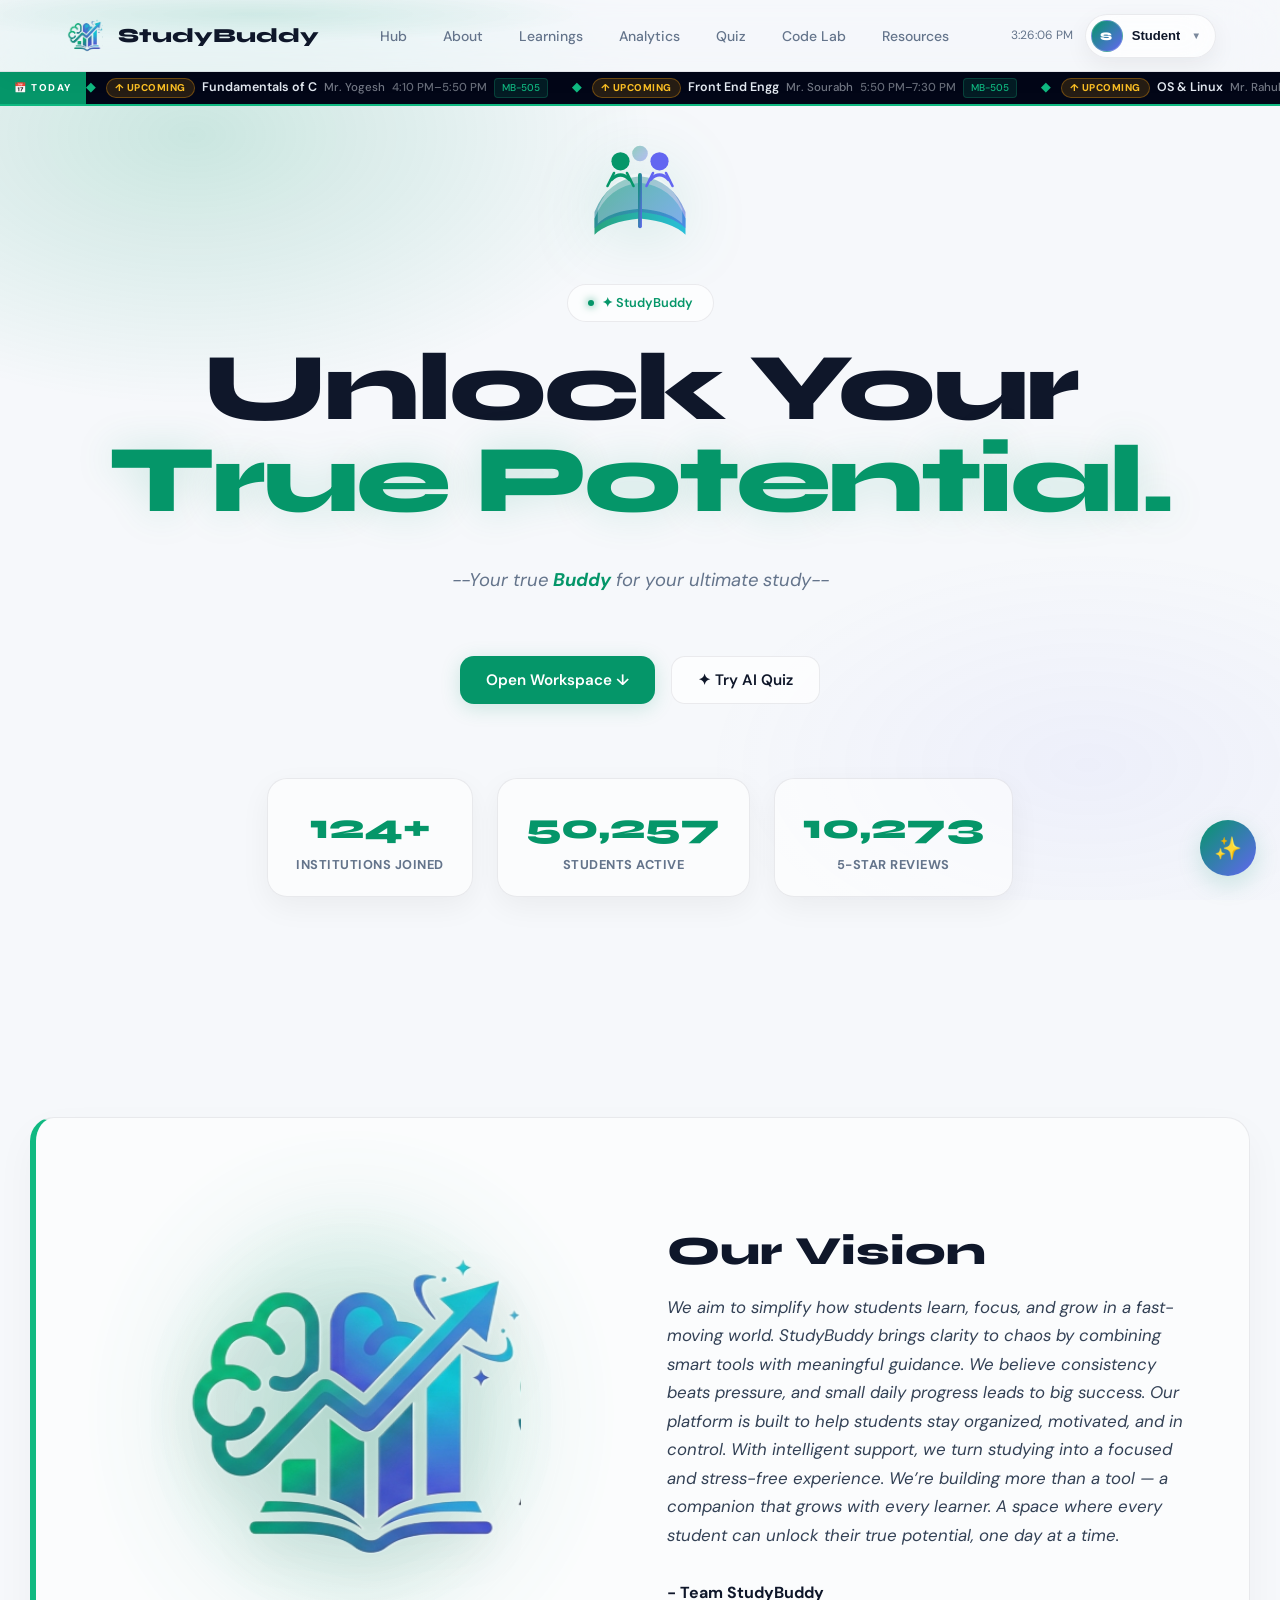
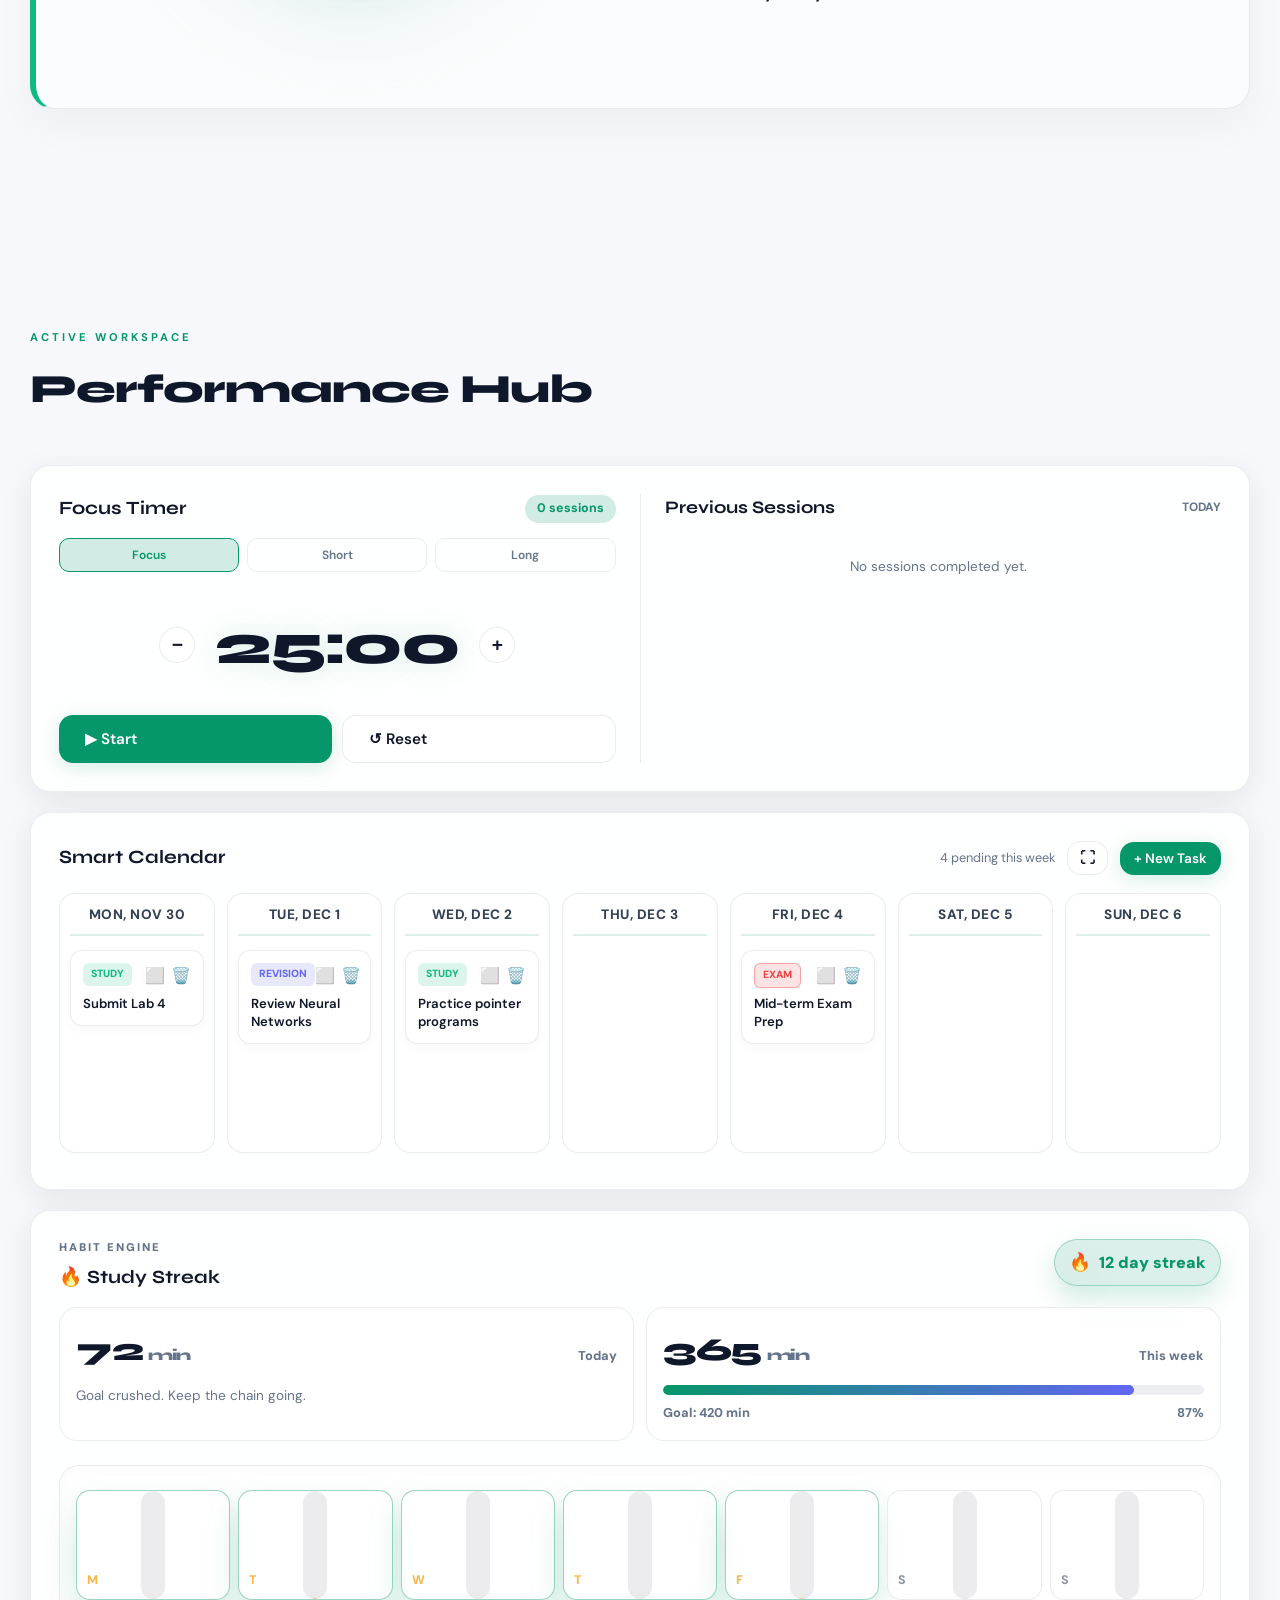
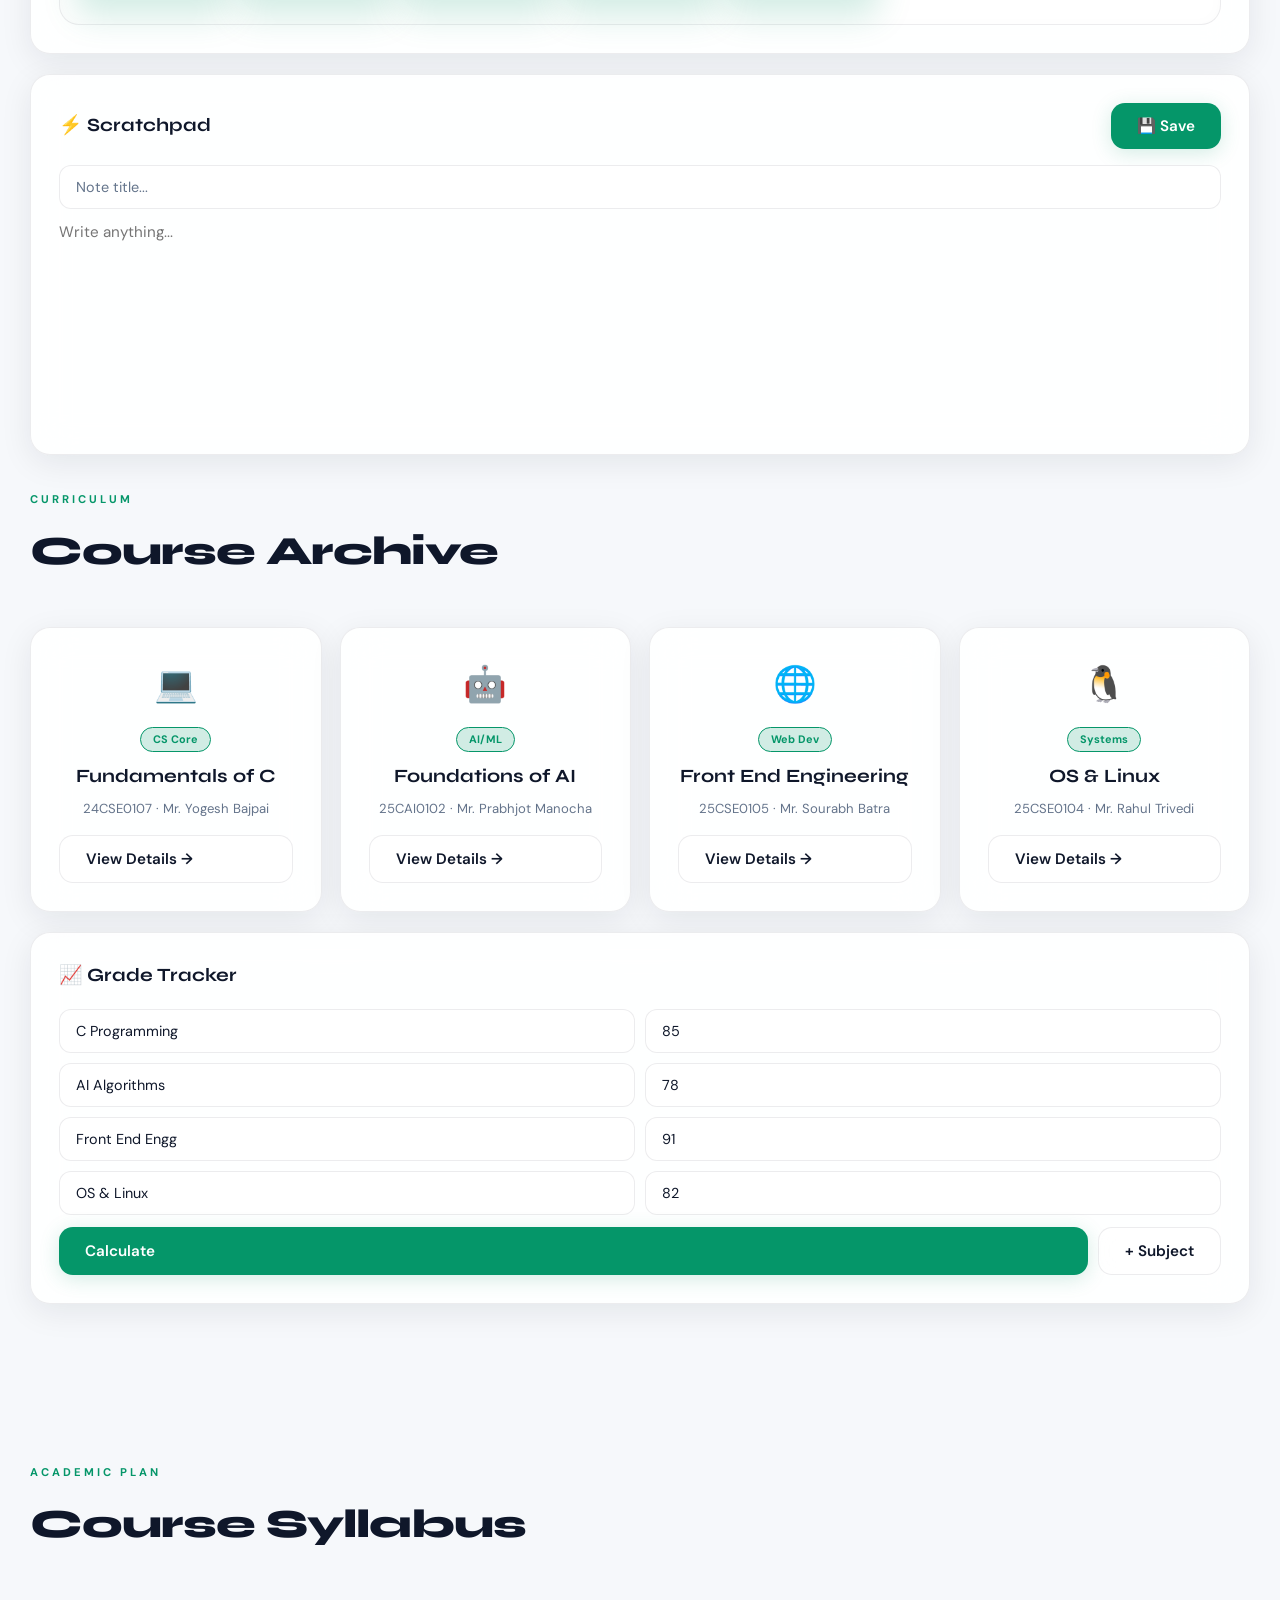
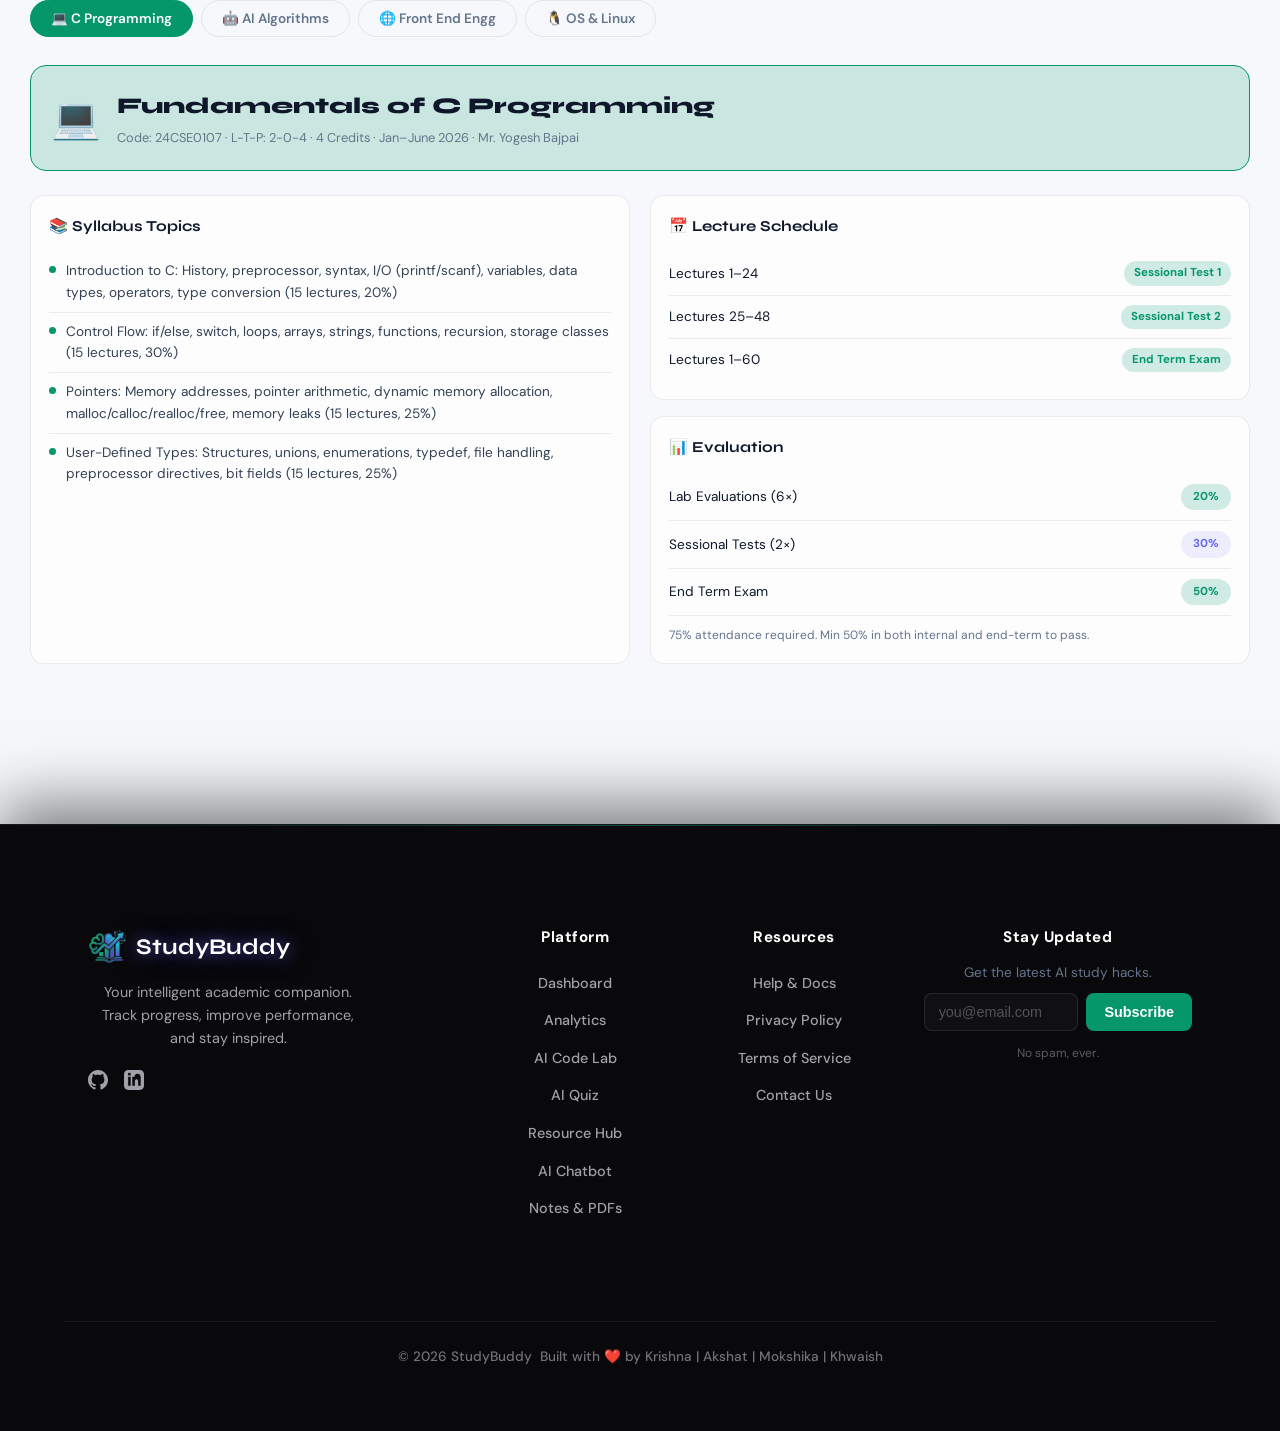
<file: index.html>
<!DOCTYPE html>
<html lang="en" data-theme="light">
<head>
  <link rel="icon" type="image/png" href="logo.png">
<meta charset="UTF-8">
<meta name="viewport" content="width=device-width, initial-scale=1.0">
<title>StudyBuddy</title>
<link href="https://fonts.googleapis.com/css2?family=Syne:wght@400;600;700;800&family=DM+Sans:ital,wght@0,300;0,400;0,500;1,400&display=swap" rel="stylesheet">
<link rel="stylesheet" href="style.css">
</head>
<body>
<div class="bg-mesh"></div>

<!-- NAVBAR -->
<nav class="navbar">
  <a href="#top" class="nav-logo">
    <img src="logo.png" alt="StudyBuddy Logo" style="height: 42px; object-fit: contain;">
    StudyBuddy
  </a>
  <ul class="nav-links">
  <li><a href="index.html">Hub</a></li>
  <li><a href="#about" class="nav-about">About</a></li>
  <li><a href="notes.html">Learnings</a></li>
  <li><a href="analytics.html">Analytics</a></li>
  <li><a href="quiz.html">Quiz</a></li>
  <li><a href="compiler.html">Code Lab</a></li>
  <li><a href="resources.html">Resources</a></li>
</ul>
  <div class="nav-right">
    <div id="clock"></div>

    <!-- PROFILE SECTION -->
    <div class="profile-wrap" id="profileWrap">
      <button class="profile-btn" onclick="toggleProfile()" id="profileBtn">
        <div class="profile-avatar" id="profileAvatar">KS</div>
        <span class="profile-name-short" id="profileNameShort">Krishna</span>
        <span class="profile-chevron">▼</span>
      </button>
      <div class="profile-dropdown" id="profileDropdown">
        <div class="profile-dropdown-header">
          <div class="pd-name">
            <span id="pdFullName">Krishna Sharma</span>
            <span class="pd-online-dot"></span>
          </div>
          <div class="pd-email" id="pdEmail">2510990xxx@chitkara.edu.in</div>
          <div class="pd-role" id="pdRole"></div>
        </div>
        <button class="pd-item" onclick="openSettings()">
          <span class="pd-icon">⚙️</span>
          Settings
        </button>
        <div class="pd-divider"></div>
        <button class="pd-item logout" onclick="handleLogout()">
          <span class="pd-icon">🚪</span>
          Log Out
        </button>
      </div>
    </div>
  </div>
</nav>

<!-- TICKER -->
<div class="ticker-wrap">
  <div class="ticker-title">📅 Today</div>
  <div class="ticker-scroll">
    <div class="ticker-inner" id="tickerInner">
      <!-- JS fills this -->
    </div>
  </div>
</div>

<!-- SETTINGS MODAL -->
<div class="settings-modal" id="settingsModal" onclick="if(event.target===this)closeSettings()">
  <div class="settings-modal-content">
    <button class="close-btn" onclick="closeSettings()" style="position:absolute;right:16px;top:16px;">✕</button>
    <div class="settings-title">⚙️ Settings</div>

    <div class="settings-shell">
      <aside class="settings-nav" role="tablist" aria-label="Settings sections">
        <button class="settings-tab active" id="tab_profile" onclick="openSettingsTab('profile')" role="tab" aria-selected="true">👤 Profile</button>
        <button class="settings-tab" id="tab_appearance" onclick="openSettingsTab('appearance')" role="tab" aria-selected="false">🎨 Appearance</button>
        <button class="settings-tab" id="tab_productivity" onclick="openSettingsTab('productivity')" role="tab" aria-selected="false">📅 Productivity</button>
        <button class="settings-tab" id="tab_timetable" onclick="openSettingsTab('timetable')" role="tab" aria-selected="false">🗓️ Timetable</button>
        <button class="settings-tab" id="tab_system" onclick="openSettingsTab('system')" role="tab" aria-selected="false">🔒 System</button>
      </aside>

      <section class="settings-body">
        <!-- PROFILE -->
        <div class="settings-panel active" id="panel_profile" role="tabpanel" aria-labelledby="tab_profile">
          <div class="settings-panel-title">Profile</div>

          <div class="settings-profile-row">
            <div class="settings-avatar-preview" id="settingsAvatarPreview" aria-hidden="true"></div>
            <div style="flex:1">
              <div class="settings-grid">
                <div class="settings-field">
                  <label class="settings-label" for="settingsName">Full name</label>
                  <input class="settings-input-2" id="settingsName" placeholder="Your name">
                </div>
                <div class="settings-field">
                  <label class="settings-label" for="settingsEmail">Email</label>
                  <input class="settings-input-2" id="settingsEmail" type="email" placeholder="you@email.com">
                </div>
              </div>
              <div class="settings-field" style="margin-top:12px;">
                <label class="settings-label" for="settingsPhoto">Profile image</label>
                <input class="settings-input-2" id="settingsPhoto" type="file" accept="image/*">
                <div class="settings-hint">Stored locally in your browser (base64). Falls back to initials if removed.</div>
              </div>
              <div class="settings-actions-row">
                <button class="btn btn-ghost" type="button" onclick="clearProfilePhoto()">Remove photo</button>
              </div>
            </div>
          </div>
        </div>

        <!-- APPEARANCE -->
        <div class="settings-panel" id="panel_appearance" role="tabpanel" aria-labelledby="tab_appearance">
          <div class="settings-panel-title">Appearance <span class="auto-badge" id="appearanceAutoBadge" style="display:none">AUTO</span></div>

          <div class="settings-panel-subtitle">Color mode</div>
          <div class="segmented">
            <button type="button" class="seg-btn" id="modeBtn_light" onclick="setColorMode('light'); syncAppearanceUI()">Light</button>
            <button type="button" class="seg-btn" id="modeBtn_dark" onclick="setColorMode('dark'); syncAppearanceUI()">Dark</button>
            <button type="button" class="seg-btn" id="modeBtn_auto" onclick="setColorMode('auto'); syncAppearanceUI()">Auto</button>
          </div>

          <div class="settings-panel-subtitle">Accent color</div>
          <div class="accent-row">
            <input class="settings-input-2" id="accentHex" placeholder="#059669" maxlength="7">
            <button class="btn btn-primary" type="button" onclick="applyAccentFromUI()">Apply</button>
          </div>
          <div class="accent-presets">
            <button class="accent-dot" style="--dot:#059669" type="button" onclick="quickAccent('#059669')"></button>
            <button class="accent-dot" style="--dot:#2563eb" type="button" onclick="quickAccent('#2563eb')"></button>
            <button class="accent-dot" style="--dot:#7c3aed" type="button" onclick="quickAccent('#7c3aed')"></button>
            <button class="accent-dot" style="--dot:#ef4444" type="button" onclick="quickAccent('#ef4444')"></button>
            <button class="accent-dot" style="--dot:#f59e0b" type="button" onclick="quickAccent('#f59e0b')"></button>
          </div>
          <div class="settings-hint">Accent affects buttons, highlights, and progress gradients.</div>
        </div>

        <!-- PRODUCTIVITY -->
        <div class="settings-panel" id="panel_productivity" role="tabpanel" aria-labelledby="tab_productivity">
          <div class="settings-panel-title">Productivity</div>

          <div class="settings-grid">
            <div class="settings-field">
              <label class="settings-label" for="settingsDailyGoal">Daily study goal (minutes)</label>
              <input class="settings-input-2" id="settingsDailyGoal" type="number" min="0" step="5" placeholder="60">
            </div>
            <div class="settings-field">
              <label class="settings-label" for="settingsExamDate">Exam target date</label>
              <input class="settings-input-2" id="settingsExamDate" type="date">
            </div>
          </div>

          <div class="toggle-row">
            <div>
              <div class="settings-row-label">Reminders</div>
              <div class="settings-row-sub">Enable gentle nudges based on your goal</div>
            </div>
            <button type="button" class="toggle" id="settingsReminders" aria-pressed="false" onclick="toggleReminders()">
              <span class="knob"></span>
            </button>
          </div>
        </div>

        <!-- TIMETABLE -->
        <div class="settings-panel" id="panel_timetable" role="tabpanel" aria-labelledby="tab_timetable">
          <div class="settings-panel-title">Weekly Timetable</div>
          <div class="settings-hint">Upload a photo or PDF of your weekly timetable. StudyBuddy AI will read it and automatically update your class schedule ticker.</div>

          <div id="ttUploadArea" style="margin-top:16px;border:2px dashed var(--surface-border);border-radius:16px;padding:32px 20px;text-align:center;cursor:pointer;transition:border-color .2s,background .2s;" onclick="document.getElementById('ttFileInput').click()" ondragover="event.preventDefault();this.style.borderColor='var(--primary)'" ondragleave="this.style.borderColor='var(--surface-border)'" ondrop="handleTtDrop(event)">
            <div style="font-size:2rem;margin-bottom:8px;">📅</div>
            <div style="font-weight:700;color:var(--text);margin-bottom:4px;">Drop your timetable here</div>
            <div style="font-size:0.8rem;color:var(--text-muted);">Supports JPG, PNG, PDF — max 10 MB</div>
          </div>
          <input type="file" id="ttFileInput" accept="image/*,application/pdf" style="display:none" onchange="handleTtUpload(this.files[0])">

          <div id="ttPreviewWrap" style="display:none;margin-top:14px;">
            <img id="ttPreviewImg" style="max-width:100%;border-radius:12px;border:1px solid var(--surface-border);" alt="Timetable preview">
            <div style="font-size:0.78rem;color:var(--text-muted);margin-top:6px;" id="ttFileName"></div>
          </div>

          <div id="ttStatus" style="display:none;margin-top:14px;padding:12px 16px;border-radius:12px;font-size:0.85rem;font-weight:600;"></div>

          <div id="ttSchedulePreview" style="display:none;margin-top:16px;">
            <div style="font-weight:700;color:var(--text);margin-bottom:10px;font-size:.9rem;">📋 Parsed Schedule</div>
            <div id="ttDayList" style="display:flex;flex-direction:column;gap:8px;max-height:260px;overflow-y:auto;"></div>
          </div>

          <div style="display:flex;gap:10px;margin-top:16px;flex-wrap:wrap;">
            <button class="btn btn-primary" id="ttParseBtn" onclick="parseTimetableWithAI()" style="display:none;">🤖 Extract with AI</button>
            <button class="btn btn-primary" id="ttSaveBtn" onclick="saveTimetable()" style="display:none;">✅ Save & Apply</button>
            <button class="btn btn-ghost" onclick="clearTimetable()" style="font-size:.82rem;">🗑 Clear Timetable</button>
          </div>
        </div>

        <!-- SYSTEM -->
        <div class="settings-panel" id="panel_system" role="tabpanel" aria-labelledby="tab_system">
          <div class="settings-panel-title">System</div>

          <div class="settings-hint">These actions affect your local browser data.</div>
          <div class="system-actions">
            <button class="btn btn-primary" type="button" onclick="handleLogout()">Log out</button>
            <button class="btn btn-ghost" type="button" onclick="resetAllData()">Reset all data</button>
          </div>
        </div>

        <button class="settings-save-btn" onclick="saveSettings()">Save Changes ✓</button>
        <div class="settings-status" id="settingsStatus" aria-live="polite"></div>
      </section>
    </div>
  </div>
</div>

<!-- HERO -->
<section class="hero" id="top">
  <div class="hero-logo-wrap">
    <svg class="hero-logo" viewBox="0 0 200 200" xmlns="http://www.w3.org/2000/svg">
      <defs>
        <linearGradient id="g1" x1="0" y1="0" x2="1" y2="1">
          <stop offset="0%" stop-color="#059669"/>
          <stop offset="100%" stop-color="#6366f1"/>
        </linearGradient>
        <linearGradient id="g2" x1="0" y1="0" x2="1" y2="0">
          <stop offset="0%" stop-color="#059669"/>
          <stop offset="100%" stop-color="#06b6d4"/>
        </linearGradient>
      </defs>
      <path d="M30 130 Q50 80 100 75 Q150 80 170 130 L170 155 Q150 135 100 130 Q50 135 30 155 Z" fill="url(#g2)" opacity="0.85"/>
      <path d="M30 120 Q50 70 100 65 Q150 70 170 120 L170 145 Q150 125 100 120 Q50 125 30 145 Z" fill="url(#g1)" opacity="0.6"/>
      <path d="M35 115 Q55 65 100 60 Q145 65 165 115 L165 138 Q145 118 100 115 Q55 118 35 138 Z" fill="white" opacity="0.3"/>
      <rect x="97" y="60" width="6" height="85" rx="3" fill="url(#g1)"/>
      <circle cx="70" cy="42" r="14" fill="#059669"/>
      <path d="M56 70 Q70 56 84 70" stroke="#059669" stroke-width="5" fill="none" stroke-linecap="round"/>
      <line x1="60" y1="60" x2="50" y2="80" stroke="#059669" stroke-width="4" stroke-linecap="round"/>
      <line x1="80" y1="60" x2="90" y2="80" stroke="#059669" stroke-width="4" stroke-linecap="round"/>
      <circle cx="130" cy="42" r="14" fill="#6366f1"/>
      <path d="M116 70 Q130 56 144 70" stroke="#6366f1" stroke-width="5" fill="none" stroke-linecap="round"/>
      <line x1="120" y1="60" x2="110" y2="80" stroke="#6366f1" stroke-width="4" stroke-linecap="round"/>
      <line x1="140" y1="60" x2="150" y2="80" stroke="#6366f1" stroke-width="4" stroke-linecap="round"/>
      <circle cx="100" cy="30" r="12" fill="url(#g1)" opacity="0.4"/>
  <div class="hero-badge" id="heroBadge">✦ StudyBuddy</div>
  <h1>Unlock Your<br><span class="glow">True Potential.</span></h1>
  <p><i>--Your true <b style="color:#059669">Buddy</b> for your ultimate study--</i></p>
  <div class="hero-btns">
    <button class="btn btn-primary" onclick="document.getElementById('dashboard').scrollIntoView({behavior:'smooth'})">Open Workspace ↓</button>
    <button class="btn btn-ghost" onclick="window.location.href='quiz.html'">
  ✦ Try AI Quiz
</button>
  </div>

  <!-- PLATFORM METRICS -->
  <div class="platform-metrics" style="display:flex; gap:24px; justify-content:center; margin-top:54px; flex-wrap:wrap; animation: fadeUp 0.8s 0.2s ease both;">
    <div class="metric-badge" style="background:color-mix(in srgb, var(--surface) 80%, transparent); border:1px solid var(--surface-border); padding:20px 28px; border-radius:20px; backdrop-filter:blur(16px); min-width:180px; box-shadow: 0 10px 30px rgba(0,0,0,0.05); transition: transform 0.3s;" onmouseover="this.style.transform='translateY(-5px)'" onmouseout="this.style.transform='translateY(0)'">
      <div style="font-size:2.2rem; font-weight:800; color:var(--primary); font-family:'Syne',sans-serif;" id="metricInstitutions">124</div>
      <div style="font-size:0.8rem; color:var(--text-muted); font-weight:700; text-transform:uppercase; letter-spacing:0.5px;">Institutions Joined</div>
    </div>
    <div class="metric-badge" style="background:color-mix(in srgb, var(--surface) 80%, transparent); border:1px solid var(--surface-border); padding:20px 28px; border-radius:20px; backdrop-filter:blur(16px); min-width:180px; box-shadow: 0 10px 30px rgba(0,0,0,0.05); transition: transform 0.3s;" onmouseover="this.style.transform='translateY(-5px)'" onmouseout="this.style.transform='translateY(0)'">
      <div style="font-size:2.2rem; font-weight:800; color:var(--primary); font-family:'Syne',sans-serif;" id="metricStudents">50,421</div>
      <div style="font-size:0.8rem; color:var(--text-muted); font-weight:700; text-transform:uppercase; letter-spacing:0.5px;">Students Active</div>
    </div>
    <div class="metric-badge" style="background:color-mix(in srgb, var(--surface) 80%, transparent); border:1px solid var(--surface-border); padding:20px 28px; border-radius:20px; backdrop-filter:blur(16px); min-width:180px; box-shadow: 0 10px 30px rgba(0,0,0,0.05); transition: transform 0.3s;" onmouseover="this.style.transform='translateY(-5px)'" onmouseout="this.style.transform='translateY(0)'">
      <div style="font-size:2.2rem; font-weight:800; color:var(--primary); font-family:'Syne',sans-serif;" id="metricReviews">10,289</div>
      <div style="font-size:0.8rem; color:var(--text-muted); font-weight:700; text-transform:uppercase; letter-spacing:0.5px;">5-Star Reviews</div>
    </div>
  </div>
</section>

<!-- ABOUT SECTION -->
<section id="about" class="about-section container" style="margin-top: 40px; margin-bottom: 60px;">
  <div class="about-grid">
    <div class="about-left">
      <div class="about-logo-bg">
        <img src="logo.png" alt="StudyBuddy Logo" class="about-logo-img">
      </div>
    </div>
    <div class="about-right">
      <div class="about-subtitle"></div>
      <h2 class="about-title">Our Vision</h2>
      <p class="about-desc"><i>
We aim to simplify how students learn, focus, and grow in a fast-moving world.
StudyBuddy brings clarity to chaos by combining smart tools with meaningful guidance.
We believe consistency beats pressure, and small daily progress leads to big success.
Our platform is built to help students stay organized, motivated, and in control.
With intelligent support, we turn studying into a focused and stress-free experience.
We’re building more than a tool — a companion that grows with every learner.
A space where every student can unlock their true potential, one day at a time.
      </i></p>
      <p><b>- Team StudyBuddy</b></p>
      <ul class="about-features">
        <!-- <li>
          <span class="feat-icon">✔</span>
          <span class="feat-text">Track performance & analytics</span>
        </li>
        <li>
          <span class="feat-icon">✔</span>
          <span class="feat-text">AI-powered study assistance</span>
        </li>
        <li>
          <span class="feat-icon">✔</span>
          <span class="feat-text">Smart planning & productivity tools</span>
        </li>
        <li>
          <span class="feat-icon">✔</span>
          <span class="feat-text">All-in-one academic workspace</span>
        </li> -->
      </ul>
    </div>
  </div>
</section>

<!-- COMING SOON OVERLAY -->
<div id="comingSoonOverlay" style="display:none; position:fixed; inset:0; z-index:9999; background:color-mix(in srgb, var(--bg) 85%, transparent); backdrop-filter:blur(24px); -webkit-backdrop-filter:blur(24px); align-items:center; justify-content:center; flex-direction:column; text-align:center; padding:20px;">
  <div style="width:120px; height:120px; background:linear-gradient(135deg, var(--primary), var(--accent)); border-radius:50%; display:flex; align-items:center; justify-content:center; font-size:3.5rem; margin-bottom:24px; animation: popSpin 3s cubic-bezier(0.68, -0.55, 0.27, 1.55) infinite alternate; box-shadow: 0 20px 50px var(--primary-glow);">
    🚀
  </div>
  <h2 style="font-family:'Syne',sans-serif; font-size:2.5rem; font-weight:800; color:var(--text); margin-bottom:12px;">Mode Coming Soon</h2>
  <p style="font-size:1.1rem; color:var(--text-muted); max-width:500px; line-height:1.6; margin-bottom:30px;">
    We are crafting an exclusive experience for <span id="overlayRoleName" style="color:var(--primary); font-weight:700;">Teachers</span>. Stay tuned for advanced analytics, classroom management, and more.
  </p>
  <button class="btn btn-primary" onclick="handleLogout()" style="padding:14px 32px; font-size:1.05rem;">Log Out</button>
  <style>
    @keyframes popSpin {
      0% { transform: scale(0.9) rotate(-10deg); }
      50% { transform: scale(1.1) rotate(10deg); box-shadow: 0 30px 60px var(--primary-glow); }
      100% { transform: scale(0.9) rotate(-10deg); }
    }
    body.coming-soon-active { overflow: hidden; }
  </style>
</div>

<!-- DASHBOARD -->
<div class="container" id="dashboard">
  <div class="section-header">
    <span class="section-label">Active Workspace</span>
    <h2>Performance Hub</h2>
  </div>
  <div class="grid-12">

    <!-- TIMER -->
    <div class="card span-12" style="display:flex; gap:24px;" id="timerContainer">
      <!-- Timer Controls -->
      <div style="flex:1;">
        <div style="display:flex;justify-content:space-between;align-items:center;margin-bottom:14px;">
          <h3>Focus Timer</h3>
          <span id="sessCount" style="font-size:0.78rem;color:var(--primary);font-weight:700;background:var(--primary-glow);padding:4px 12px;border-radius:50px;">0 sessions</span>
        </div>
        <div class="timer-modes">
          <button class="mode-btn active" onclick="setMode(25,'Focus',this)">Focus</button>
          <button class="mode-btn" onclick="setMode(5,'Short',this)">Short</button>
          <button class="mode-btn" onclick="setMode(15,'Long',this)">Long</button>
        </div>
        <div style="display:flex;align-items:center;justify-content:center;gap:20px;margin:10px 0;">
          <button class="stepper-btn" onclick="adjustTimer(-1)" title="Decrease 1 min">−</button>
          <div class="timer-display" id="display" style="font-size:3.5rem;">25:00</div>
          <button class="stepper-btn" onclick="adjustTimer(1)" title="Increase 1 min">+</button>
        </div>
        <div class="timer-grid">
          <button class="btn btn-primary" id="startBtn" onclick="startTimer()">▶ Start</button>
          <button class="btn btn-ghost" onclick="resetTimer()">↺ Reset</button>
        </div>
      </div>

      <!-- Session History -->
      <div class="timer-history-panel" style="flex:1; border-left:1px solid var(--surface-border); padding-left:24px; display:flex; flex-direction:column;">
        <div style="display:flex;justify-content:space-between;margin-bottom:14px;align-items:center;">
          <h3 style="font-size:1.1rem;margin:0;">Previous Sessions</h3>
          <span style="font-size:0.75rem; color:var(--text-muted);font-weight:700;text-transform:uppercase;">Today</span>
        </div>
        <div id="sessionHistoryLog" style="flex:1; overflow-y:auto; max-height:220px; display:flex; flex-direction:column; gap:10px; padding-right:8px;">
          <!-- JS fills this -->
          <div style="color:var(--text-muted); font-size:0.85rem; text-align:center; margin-top:20px;">No sessions completed yet.</div>
        </div>
      </div>
    </div>

    <!-- TASKS PLANNER -->
    <div class="card span-12" id="plannerCard" style="transition: all 0.3s cubic-bezier(0.16,1,0.3,1);">
      <div style="display:flex;justify-content:space-between;align-items:center;margin-bottom:18px;">
        <h3>Smart Calendar</h3>
        <div style="display:flex;gap:12px;align-items:center;">
          <span id="taskCount" style="font-size:0.8rem;color:var(--text-muted)"></span>
          <button class="btn btn-ghost" style="padding: 6px 12px; font-size: 0.95rem; border:1px solid var(--surface-border);" onclick="togglePlannerFullscreen()" title="Expand Calendar">⛶</button>
          <button class="btn btn-primary" style="padding: 8px 14px; font-size: 0.85rem;" onclick="addTaskPrompt()">+ New Task</button>
        </div>
      </div>
      <div class="planner-grid" id="plannerGrid">
        <!-- JS fills cols -->
      </div>
    </div>

    <!-- STREAK -->
    <div class="card span-12" id="streakCard">
      <div class="streak-top">
        <div>
          <div class="streak-kicker">Habit Engine</div>
          <h3 style="margin:6px 0 0;">🔥 Study Streak</h3>
        </div>
        <div class="streak-pill" id="streakPill">
          <span class="streak-fire">🔥</span>
          <span><span id="streakDays">0</span> day streak</span>
        </div>
      </div>

      <div class="streak-grid">
        <div class="streak-box">
          <div class="streak-metric">
            <div class="streak-num"><span id="todayMinutes">0</span><span class="streak-unit">min</span></div>
            <div class="streak-label">Today</div>
          </div>
          <div class="streak-sub" id="streakMsg">Start a focus session to build your streak.</div>
        </div>

        <div class="streak-box">
          <div class="streak-metric">
            <div class="streak-num"><span id="weeklyMinutes">0</span><span class="streak-unit">min</span></div>
            <div class="streak-label">This week</div>
          </div>

          <div class="streak-progress">
            <div class="streak-progress-bar">
              <div class="streak-progress-fill" id="weeklyFill" style="width:0%"></div>
            </div>
            <div class="streak-progress-meta">
              <span>Goal: <span id="weeklyGoal">420</span> min</span>
              <span id="weeklyPct">0%</span>
            </div>
          </div>
        </div>
      </div>

      <div class="week-track" id="weekTrack" aria-label="Weekly activity"></div>
      <div class="streak-warn" id="streakWarn" style="display:none">⚠️ Streak broken. Do a focus session today to restart.</div>
    </div>

    <!-- NOTES -->
    <div class="card span-12">
  <div style="display:flex;justify-content:space-between;align-items:center;margin-bottom:16px;">
    <h3>⚡ Scratchpad</h3>
    <button class="btn btn-primary" onclick="saveNote()">💾 Save</button>
  </div>

  <input id="noteTitle" class="input-field" placeholder="Note title..." style="margin-bottom:10px;">
  <textarea id="notePad" placeholder="Write anything..."></textarea>
</div>

    <!-- COURSES -->
    <div class="span-12" style="margin-top:16px;">
      <div class="section-header">
        <span class="section-label">Curriculum</span>
        <h2>Course Archive</h2>
      </div>
      <div style="display:grid;grid-template-columns:repeat(auto-fit,minmax(240px,1fr));gap:18px;">
        <div class="card" style="text-align:center;">
          <div class="course-icon">💻</div>
          <div class="course-chip">CS Core</div>
          <h3 style="margin-bottom:6px;">Fundamentals of C</h3>
          <p style="font-size:0.82rem;color:var(--text-muted);margin-bottom:16px;">24CSE0107 · Mr. Yogesh Bajpai</p>
          <button class="btn btn-ghost" style="width:100%" onclick="openLib('c')">View Details →</button>
        </div>
        <div class="card" style="text-align:center;">
          <div class="course-icon">🤖</div>
          <div class="course-chip">AI/ML</div>
          <h3 style="margin-bottom:6px;">Foundations of AI</h3>
          <p style="font-size:0.82rem;color:var(--text-muted);margin-bottom:16px;">25CAI0102 · Mr. Prabhjot Manocha</p>
          <button class="btn btn-ghost" style="width:100%" onclick="openLib('ai')">View Details →</button>
        </div>
        <div class="card" style="text-align:center;">
          <div class="course-icon">🌐</div>
          <div class="course-chip">Web Dev</div>
          <h3 style="margin-bottom:6px;">Front End Engineering</h3>
          <p style="font-size:0.82rem;color:var(--text-muted);margin-bottom:16px;">25CSE0105 · Mr. Sourabh Batra</p>
          <button class="btn btn-ghost" style="width:100%" onclick="openLib('fe')">View Details →</button>
        </div>
        <div class="card" style="text-align:center;">
          <div class="course-icon">🐧</div>
          <div class="course-chip">Systems</div>
          <h3 style="margin-bottom:6px;">OS & Linux</h3>
          <p style="font-size:0.82rem;color:var(--text-muted);margin-bottom:16px;">25CSE0104 · Mr. Rahul Trivedi</p>
          <button class="btn btn-ghost" style="width:100%" onclick="openLib('os')">View Details →</button>
        </div>
      </div>
    </div>

    <!-- GPA -->
    <div class="card span-12" id="tracker">
      <h3 style="margin-bottom:18px;">📈 Grade Tracker</h3>
      <div id="gpa-inputs">
        <div class="gpa-row"><input class="input-field" placeholder="Subject" value="C Programming"><input type="number" class="input-field grade" placeholder="Grade" value="85"></div>
        <div class="gpa-row"><input class="input-field" placeholder="Subject" value="AI Algorithms"><input type="number" class="input-field grade" placeholder="Grade" value="78"></div>
        <div class="gpa-row"><input class="input-field" placeholder="Subject" value="Front End Engg"><input type="number" class="input-field grade" placeholder="Grade" value="91"></div>
        <div class="gpa-row"><input class="input-field" placeholder="Subject" value="OS & Linux"><input type="number" class="input-field grade" placeholder="Grade" value="82"></div>
      </div>
      <div style="display:flex;gap:10px;margin-top:12px;">
        <button class="btn btn-primary" style="flex:1" onclick="calcGPA()">Calculate</button>
        <button class="btn btn-ghost" onclick="addGPARow()">+ Subject</button>
      </div>
      <div id="gpaResult" class="gpa-result"></div>
    </div>

    <!-- AI QUIZ -->

    </div>
  </div>
</div>

<!-- SYLLABUS SECTION -->
<div class="container" id="syllabus-section">
  <div class="section-header">
    <span class="section-label">Academic Plan</span>
    <h2>Course Syllabus</h2>
  </div>
  <div class="syllabus-tabs">
    <button class="syl-tab active" onclick="switchTab('c',this)">💻 C Programming</button>
    <button class="syl-tab" onclick="switchTab('ai',this)">🤖 AI Algorithms</button>
    <button class="syl-tab" onclick="switchTab('fe',this)">🌐 Front End Engg</button>
    <button class="syl-tab" onclick="switchTab('os',this)">🐧 OS & Linux</button>
  </div>
  <!-- C PROGRAMMING -->
  <div class="syl-panel active" id="syl-c">
    <div class="syl-course-header">
      <div class="syl-course-icon">💻</div>
      <div>
        <div class="syl-course-name">Fundamentals of C Programming</div>
        <div class="syl-course-meta">Code: 24CSE0107 · L-T-P: 2-0-4 · 4 Credits · Jan–June 2026 · Mr. Yogesh Bajpai</div>
      </div>
    </div>
    <div class="syl-grid">
      <div class="syl-box">
        <div class="syl-box-title">📚 Syllabus Topics</div>
        <div class="syl-item"><div class="syl-dot"></div><span>Introduction to C: History, preprocessor, syntax, I/O (printf/scanf), variables, data types, operators, type conversion (15 lectures, 20%)</span></div>
        <div class="syl-item"><div class="syl-dot"></div><span>Control Flow: if/else, switch, loops, arrays, strings, functions, recursion, storage classes (15 lectures, 30%)</span></div>
        <div class="syl-item"><div class="syl-dot"></div><span>Pointers: Memory addresses, pointer arithmetic, dynamic memory allocation, malloc/calloc/realloc/free, memory leaks (15 lectures, 25%)</span></div>
        <div class="syl-item"><div class="syl-dot"></div><span>User-Defined Types: Structures, unions, enumerations, typedef, file handling, preprocessor directives, bit fields (15 lectures, 25%)</span></div>
      </div>
      <div>
        <div class="syl-box" style="margin-bottom:16px;">
          <div class="syl-box-title">📅 Lecture Schedule</div>
          <div class="syl-lect"><span>Lectures 1–24</span><span class="syl-lect-num">Sessional Test 1</span></div>
          <div class="syl-lect"><span>Lectures 25–48</span><span class="syl-lect-num">Sessional Test 2</span></div>
          <div class="syl-lect"><span>Lectures 1–60</span><span class="syl-lect-num">End Term Exam</span></div>
        </div>
        <div class="syl-box">
          <div class="syl-box-title">📊 Evaluation</div>
          <div class="assess-row"><span>Lab Evaluations (6×)</span><span class="assess-badge badge-green">20%</span></div>
          <div class="assess-row"><span>Sessional Tests (2×)</span><span class="assess-badge badge-blue">30%</span></div>
          <div class="assess-row"><span>End Term Exam</span><span class="assess-badge badge-green">50%</span></div>
          <div style="font-size:0.75rem;color:var(--text-muted);margin-top:10px;">75% attendance required. Min 50% in both internal and end-term to pass.</div>
        </div>
      </div>
    </div>
  </div>
  <!-- AI ALGORITHMS -->
  <div class="syl-panel" id="syl-ai">
    <div class="syl-course-header">
      <div class="syl-course-icon">🤖</div>
      <div>
        <div class="syl-course-name">Foundations of AI Algorithms</div>
        <div class="syl-course-meta">Code: 25CAI0102 · L-T-P: 2-0-2 · 3 Credits · Jan–June 2026 · Mr. Prabhjot Manocha</div>
      </div>
    </div>
    <div class="syl-grid">
      <div class="syl-box">
        <div class="syl-box-title">📚 Syllabus Topics</div>
        <div class="syl-item"><div class="syl-dot"></div><span>Soft Computing Intro: Hard vs Soft computing, Fuzzy/Neural/GA/ART techniques (3 lectures, 10%)</span></div>
        <div class="syl-item"><div class="syl-dot"></div><span>Fuzzy Systems: Fuzzy sets, membership functions, set operations, FIS (9 lectures, 30%)</span></div>
        <div class="syl-item"><div class="syl-dot"></div><span>Artificial Neural Networks: ANN architecture, Backpropagation, Perceptron, Adaline (12 lectures, 40%)</span></div>
        <div class="syl-item"><div class="syl-dot"></div><span>Genetic Algorithms: Encoding, fitness function, crossover, mutation (6 lectures, 20%)</span></div>
      </div>
      <div>
        <div class="syl-box" style="margin-bottom:16px;">
          <div class="syl-box-title">📅 Lab Plan (Azure Cloud)</div>
          <div class="syl-lect"><span>Lect 1–12</span><span class="syl-lect-num">Sessional Test 1</span></div>
          <div class="syl-lect"><span>Lect 13–26</span><span class="syl-lect-num">Sessional Test 2</span></div>
          <div class="syl-lect"><span>Lect 1–30</span><span class="syl-lect-num">End Term Exam</span></div>
        </div>
        <div class="syl-box">
          <div class="syl-box-title">📊 Evaluation</div>
          <div class="assess-row"><span>Microsoft Certification</span><span class="assess-badge badge-green">20%</span></div>
          <div class="assess-row"><span>Sessional Tests (2×)</span><span class="assess-badge badge-blue">30%</span></div>
          <div class="assess-row"><span>End Term Exam (Online)</span><span class="assess-badge badge-green">50%</span></div>
        </div>
      </div>
    </div>
  </div>
  <!-- FRONT END ENGINEERING -->
  <div class="syl-panel" id="syl-fe">
    <div class="syl-course-header">
      <div class="syl-course-icon">🌐</div>
      <div>
        <div class="syl-course-name">Front End Engineering – 1</div>
        <div class="syl-course-meta">Code: 25CSE0105 · L-T-P: 2-0-2 · 3 Credits · Jan–June 2026 · Mr. Sourabh Batra</div>
      </div>
    </div>
    <div class="syl-grid">
      <div class="syl-box">
        <div class="syl-box-title">📚 Syllabus Topics</div>
        <div class="syl-item"><div class="syl-dot"></div><span>JS Basics: ECMAScript, var/let/const, data types, arrays, objects, functions (12 lectures, 27%)</span></div>
        <div class="syl-item"><div class="syl-dot"></div><span>Advanced JS: Arrow functions, closures, DOM manipulation, event handling (18 lectures, 40%)</span></div>
        <div class="syl-item"><div class="syl-dot"></div><span>Async & Git: Promises, async/await, event loop, Git & GitHub workflows (15 lectures, 33%)</span></div>
      </div>
      <div>
        <div class="syl-box" style="margin-bottom:16px;">
          <div class="syl-box-title">📅 Assessment Schedule</div>
          <div class="syl-lect"><span>Lectures 1–18</span><span class="syl-lect-num">Sessional Test 1</span></div>
          <div class="syl-lect"><span>Lectures 19–34</span><span class="syl-lect-num">Sessional Test 2</span></div>
          <div class="syl-lect"><span>Full Syllabus</span><span class="syl-lect-num">End Term Exam</span></div>
        </div>
        <div class="syl-box">
          <div class="syl-box-title">📊 Evaluation</div>
          <div class="assess-row"><span>Project Synopsis + Viva</span><span class="assess-badge badge-green">20%</span></div>
          <div class="assess-row"><span>Sessional Tests (2×)</span><span class="assess-badge badge-blue">30%</span></div>
          <div class="assess-row"><span>End Term Exam (Online)</span><span class="assess-badge badge-green">50%</span></div>
        </div>
      </div>
    </div>
  </div>
  <!-- OS & LINUX -->
  <div class="syl-panel" id="syl-os">
    <div class="syl-course-header">
      <div class="syl-course-icon">🐧</div>
      <div>
        <div class="syl-course-name">Operating System and Linux Fundamentals</div>
        <div class="syl-course-meta">Code: 25CSE0104 · L-T-P: 2-0-2 · 3 Credits · Jan–June 2026 · Mr. Rahul Trivedi</div>
      </div>
    </div>
    <div class="syl-grid">
      <div class="syl-box">
        <div class="syl-box-title">📚 Syllabus Topics</div>
        <div class="syl-item"><div class="syl-dot"></div><span>OS Intro & Linux: Dual-mode, system calls, Linux commands (8 lectures, 20%)</span></div>
        <div class="syl-item"><div class="syl-dot"></div><span>Process Management: PCB, states, threading, CPU scheduling (8 lectures, 25%)</span></div>
        <div class="syl-item"><div class="syl-dot"></div><span>Synchronization & Deadlocks: Semaphores, mutex, Banker's Algorithm (9 lectures, 20%)</span></div>
        <div class="syl-item"><div class="syl-dot"></div><span>Memory Management: Paging, virtual memory, page replacement (11 lectures, 20%)</span></div>
        <div class="syl-item"><div class="syl-dot"></div><span>File Systems: Allocation methods, disk scheduling, Linux file commands (9 lectures, 15%)</span></div>
      </div>
      <div>
        <div class="syl-box" style="margin-bottom:16px;">
          <div class="syl-box-title">📅 Assessment Schedule</div>
          <div class="syl-lect"><span>Lectures 1–16</span><span class="syl-lect-num">Sessional Test 1</span></div>
          <div class="syl-lect"><span>Lectures 17–36</span><span class="syl-lect-num">Sessional Test 2</span></div>
          <div class="syl-lect"><span>Full Syllabus</span><span class="syl-lect-num">End Term Exam</span></div>
        </div>
        <div class="syl-box">
          <div class="syl-box-title">📊 Evaluation</div>
          <div class="assess-row"><span>Lab Evaluations (Viva + Test)</span><span class="assess-badge badge-green">20%</span></div>
          <div class="assess-row"><span>Sessional Tests (2×)</span><span class="assess-badge badge-blue">30%</span></div>
          <div class="assess-row"><span>End Term Exam (Online)</span><span class="assess-badge badge-green">50%</span></div>
        </div>
      </div>
    </div>
  </div>
</div>

<!-- COURSE MODAL -->
<div class="modal" id="libModal" onclick="if(event.target===this)closeModal()">
  <div class="modal-content">
    <button class="close-btn" onclick="closeModal()">✕</button>
    <div id="modalContent"></div>
  </div>
</div>



<footer class="premium-footer">
  <div class="footer-top-divider"></div>
  <div class="footer-container grid-4-col">

    <!-- BRAND -->
    <div class="footer-brand">
      <div style="display:flex; align-items:center; gap:10px; margin-bottom:12px;">
        <img src="logo.png" alt="StudyBuddy" style="height:44px; object-fit:contain;">
        <h2 class="footer-logo" style="margin:0;">StudyBuddy</h2>
      </div>
      <p class="footer-desc">Your intelligent academic companion. Track progress, improve performance, and stay inspired.</p>
      <div class="footer-socials">
        <a href="#" aria-label="Github"><svg viewBox="0 0 24 24" fill="currentColor" width="20" height="20"><path d="M12 0c-6.626 0-12 5.373-12 12 0 5.302 3.438 9.8 8.207 11.387.599.111.793-.261.793-.577v-2.234c-3.338.726-4.033-1.416-4.033-1.416-.546-1.387-1.333-1.756-1.333-1.756-1.089-.745.083-.729.083-.729 1.205.084 1.839 1.237 1.839 1.237 1.07 1.834 2.807 1.304 3.492.997.107-.775.418-1.305.762-1.604-2.665-.305-5.467-1.334-5.467-5.931 0-1.311.469-2.381 1.236-3.221-.124-.303-.535-1.524.117-3.176 0 0 1.008-.322 3.301 1.23.957-.266 1.983-.399 3.003-.404 1.02.005 2.047.138 3.006.404 2.291-1.552 3.297-1.23 3.297-1.23.653 1.653.242 2.874.118 3.176.77.84 1.235 1.911 1.235 3.221 0 4.609-2.807 5.624-5.479 5.921.43.372.823 1.102.823 2.222v3.293c0 .319.192.694.801.576 4.765-1.589 8.199-6.086 8.199-11.386 0-6.627-5.373-12-12-12z"/></svg></a>
        <a href="#" aria-label="LinkedIn"><svg viewBox="0 0 24 24" fill="currentColor" width="20" height="20"><path d="M19 0h-14c-2.761 0-5 2.239-5 5v14c0 2.761 2.239 5 5 5h14c2.762 0 5-2.239 5-5v-14c0-2.761-2.238-5-5-5zm-11 19h-3v-11h3v11zm-1.5-12.268c-.966 0-1.75-.79-1.75-1.764s.784-1.764 1.75-1.764 1.75.79 1.75 1.764-.783 1.764-1.75 1.764zm13.5 12.268h-3v-5.604c0-3.368-4-3.113-4 0v5.604h-3v-11h3v-1.765c1.396-2.586 7-2.777 7 2.476v6.759z"/></svg></a>
      </div>
    </div>

    <!-- NAV LINKS -->
    <div class="footer-links-col">
      <h4 class="footer-title">Platform</h4>
      <ul class="footer-list">
        <li><a href="index.html">Dashboard</a></li>
        <li><a href="analytics.html">Analytics</a></li>
        <li><a href="compiler.html">AI Code Lab</a></li>
        <li><a href="quiz.html">AI Quiz</a></li>
        <li><a href="resources.html">Resource Hub</a></li>
        <li><a href="#">AI Chatbot</a></li>
        <li><a href="#">Notes & PDFs</a></li>
      </ul>
    </div>

    <!-- RESOURCES -->
    <div class="footer-links-col">
      <h4 class="footer-title">Resources</h4>
      <ul class="footer-list">
        <li><a href="#">Help & Docs</a></li>
        <li><a href="#">Privacy Policy</a></li>
        <li><a href="#">Terms of Service</a></li>
        <li><a href="#">Contact Us</a></li>
      </ul>
    </div>

    <!-- SUBSCRIBE -->
    <div class="footer-subscribe">
      <h4 class="footer-title">Stay Updated</h4>
      <p class="footer-desc">Get the latest AI study hacks.</p>
      <div class="subscribe-input-group">
        <input type="email" placeholder="you@email.com" class="sub-input" aria-label="Email Address">
        <button class="sub-btn">Subscribe</button>
      </div>
      <span class="sub-note">No spam, ever.</span>
    </div>

  </div>

  <div class="footer-bottom glass-bottom">
    <div class="footer-bottom-flex">
      <span>© <span id="currentYear"></span> StudyBuddy &nbsp;</span>
      <span class="built-with"> Built with ❤️ by Krishna | Akshat | Mokshika | Khwaish</span>
    </div>
  </div>
</footer>

<!-- 🤖 FLOATING AI CHATBOT -->
<div class="chat-overlay" id="chatOverlay" onclick="toggleChatbotFullscreen()"></div>
<div class="chatbot-wrapper" id="chatbotWrapper">

  <!-- Floating Button -->
  <button class="chatbot-toggle" onclick="toggleChatbot()">
    <span style="font-size:1.4rem;">✨</span>
  </button>

  <!-- Chat Window -->
  <div class="chatbot-box" id="chatbotBox" style="display:none;">

    <div class="chatbot-header">
      <div style="display:flex;align-items:center;gap:8px;">
        <span style="font-size:1.2rem;">🤖</span>
        <span style="font-weight:700;font-size:0.95rem;">StudyBuddy AI</span>
      </div>
      <div>
        <button class="cb-btn" onclick="toggleChatHistoryMenu()" title="Recent Chats" style="margin-right:4px;">🕒</button>
        <button class="cb-btn" onclick="startNewChat()" title="Start New Chat" style="margin-right:4px;">➕</button>
        <button class="cb-btn" onclick="toggleChatbotFullscreen()" title="Toggle Fullscreen">⛶</button>
        <button class="cb-btn" onclick="toggleChatbot()" title="Close">✕</button>
      </div>
    </div>
    
    <!-- Chat History Sidebar -->
    <div id="chatHistoryMenu" style="display:none; position:absolute; top:54px; right:0; width:220px; background:var(--bg-2); border-left:1px solid var(--surface-border); border-bottom:1px solid var(--surface-border); border-radius:0 0 0 16px; padding:12px; z-index:10; box-shadow:-4px 10px 20px rgba(0,0,0,0.1); max-height:200px; overflow-y:auto;">
      <div style="font-size:0.75rem; font-weight:700; color:var(--text-muted); text-transform:uppercase; margin-bottom:8px;">Recent Chats</div>
      <div id="chatHistoryList" style="display:flex; flex-direction:column; gap:6px;">
        <!-- JS fills this -->
      </div>
    </div>

    <div class="chatbot-messages" id="chatMessages">
      <div class="bot-msg">👋 Hi! I'm your AI Buddy. Ask me anything!</div>
    </div>

    <div class="chatbot-suggestions" id="chatSuggestions">
      <button onclick="insertChat('Start 25 min focus session?', true)">🎯 Focus</button>
      <button onclick="insertChat('How can I improve?', true)">📈 Improve</button>
      <button onclick="insertChat('Quiz me on C pointers', true)">📝 Quiz</button>
    </div>

    <div class="chatbot-input">
      <input type="text" id="chatInput" placeholder="Ask something..." 
        onkeydown="if(event.key==='Enter')sendMessage()">
      <button onclick="sendMessage()">➤</button>
    </div>

  </div>
</div>
<script src="app.js"></script>
</body>
</html>
</file>
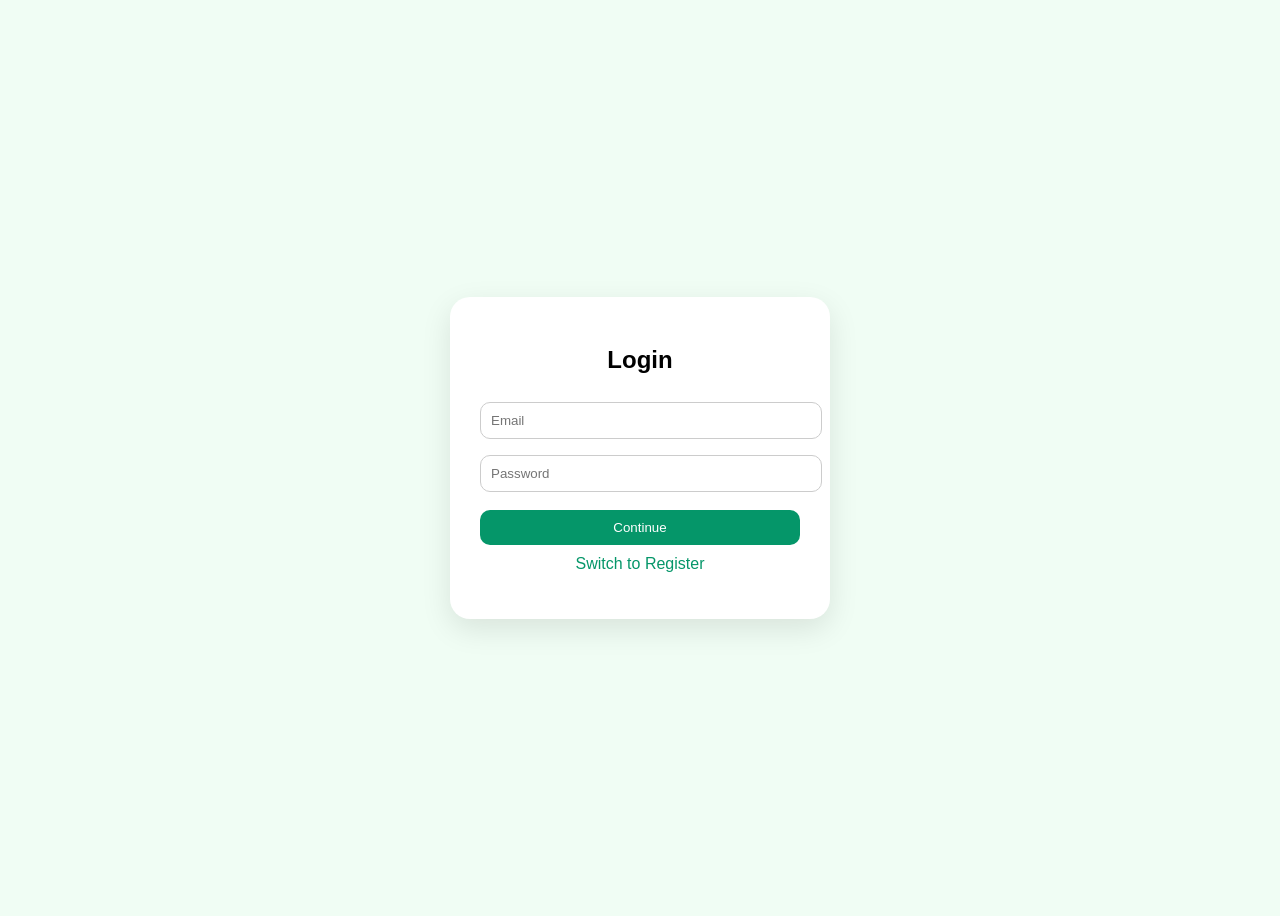
<file: auth.html>
<!DOCTYPE html>
<html>
<head>
  <title>StudyBuddy Auth</title>

  <style>
    body {
      font-family: 'DM Sans', sans-serif;
      background: #f0fdf4;
      display: flex;
      align-items: center;
      justify-content: center;
      height: 100vh;
    }

    .auth-box {
      background: white;
      padding: 30px;
      border-radius: 20px;
      width: 320px;
      box-shadow: 0 10px 30px rgba(0,0,0,0.1);
    }

    h2 {
      text-align: center;
      margin-bottom: 20px;
    }

    input {
      width: 100%;
      padding: 10px;
      margin: 8px 0;
      border-radius: 10px;
      border: 1px solid #ccc;
    }

    button {
      width: 100%;
      padding: 10px;
      border: none;
      background: #059669;
      color: white;
      border-radius: 10px;
      cursor: pointer;
      margin-top: 10px;
    }

    .switch {
      text-align: center;
      margin-top: 10px;
      cursor: pointer;
      color: #059669;
    }
  </style>
</head>

<body>

<div class="auth-box">
  <h2 id="title">Login</h2>

  <input type="text" id="name" placeholder="Name" style="display:none;">
  <input type="email" id="email" placeholder="Email">
  <input type="password" id="password" placeholder="Password">

  <button onclick="handleAuth()">Continue</button>

  <p class="switch" onclick="toggleMode()">Switch to Register</p>
</div>

<script>
let isLogin = true;

function toggleMode() {
  isLogin = !isLogin;

  document.getElementById("title").textContent = isLogin ? "Login" : "Register";
  document.getElementById("name").style.display = isLogin ? "none" : "block";
  document.querySelector(".switch").textContent =
    isLogin ? "Switch to Register" : "Switch to Login";
}

function handleAuth() {
  const name = document.getElementById("name").value;
  const email = document.getElementById("email").value;
  const password = document.getElementById("password").value;

  let users = JSON.parse(localStorage.getItem("users") || "[]");

  if (isLogin) {
    const user = users.find(u => u.email === email && u.password === password);

    if (!user) {
      alert("Invalid credentials");
      return;
    }

    localStorage.setItem("currentUser", JSON.stringify(user));
    window.location.href = "index.html";

  } else {
    const exists = users.find(u => u.email === email);
    if (exists) {
      alert("User already exists");
      return;
    }

    const newUser = { name, email, password };
    users.push(newUser);

    localStorage.setItem("users", JSON.stringify(users));
    alert("Registered successfully!");

    toggleMode();
  }
}
</script>

</body>
</html>
</file>
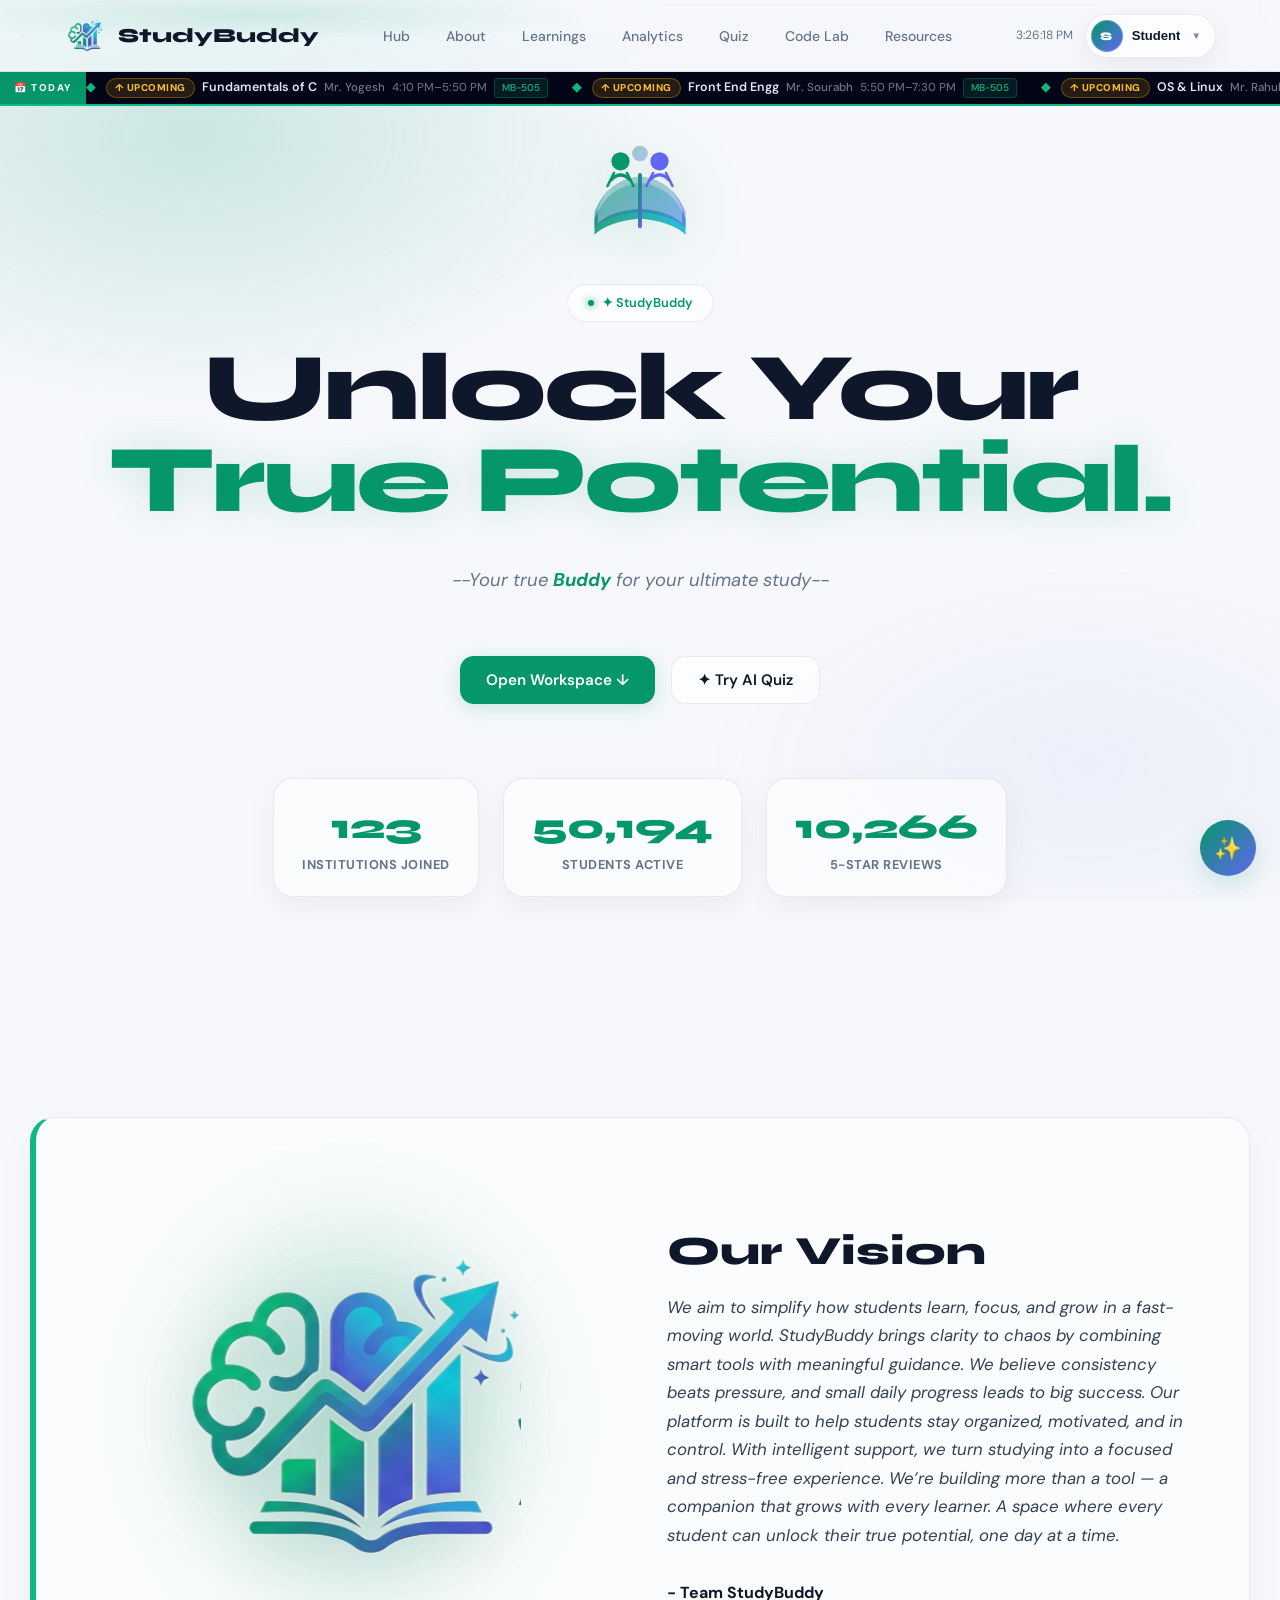
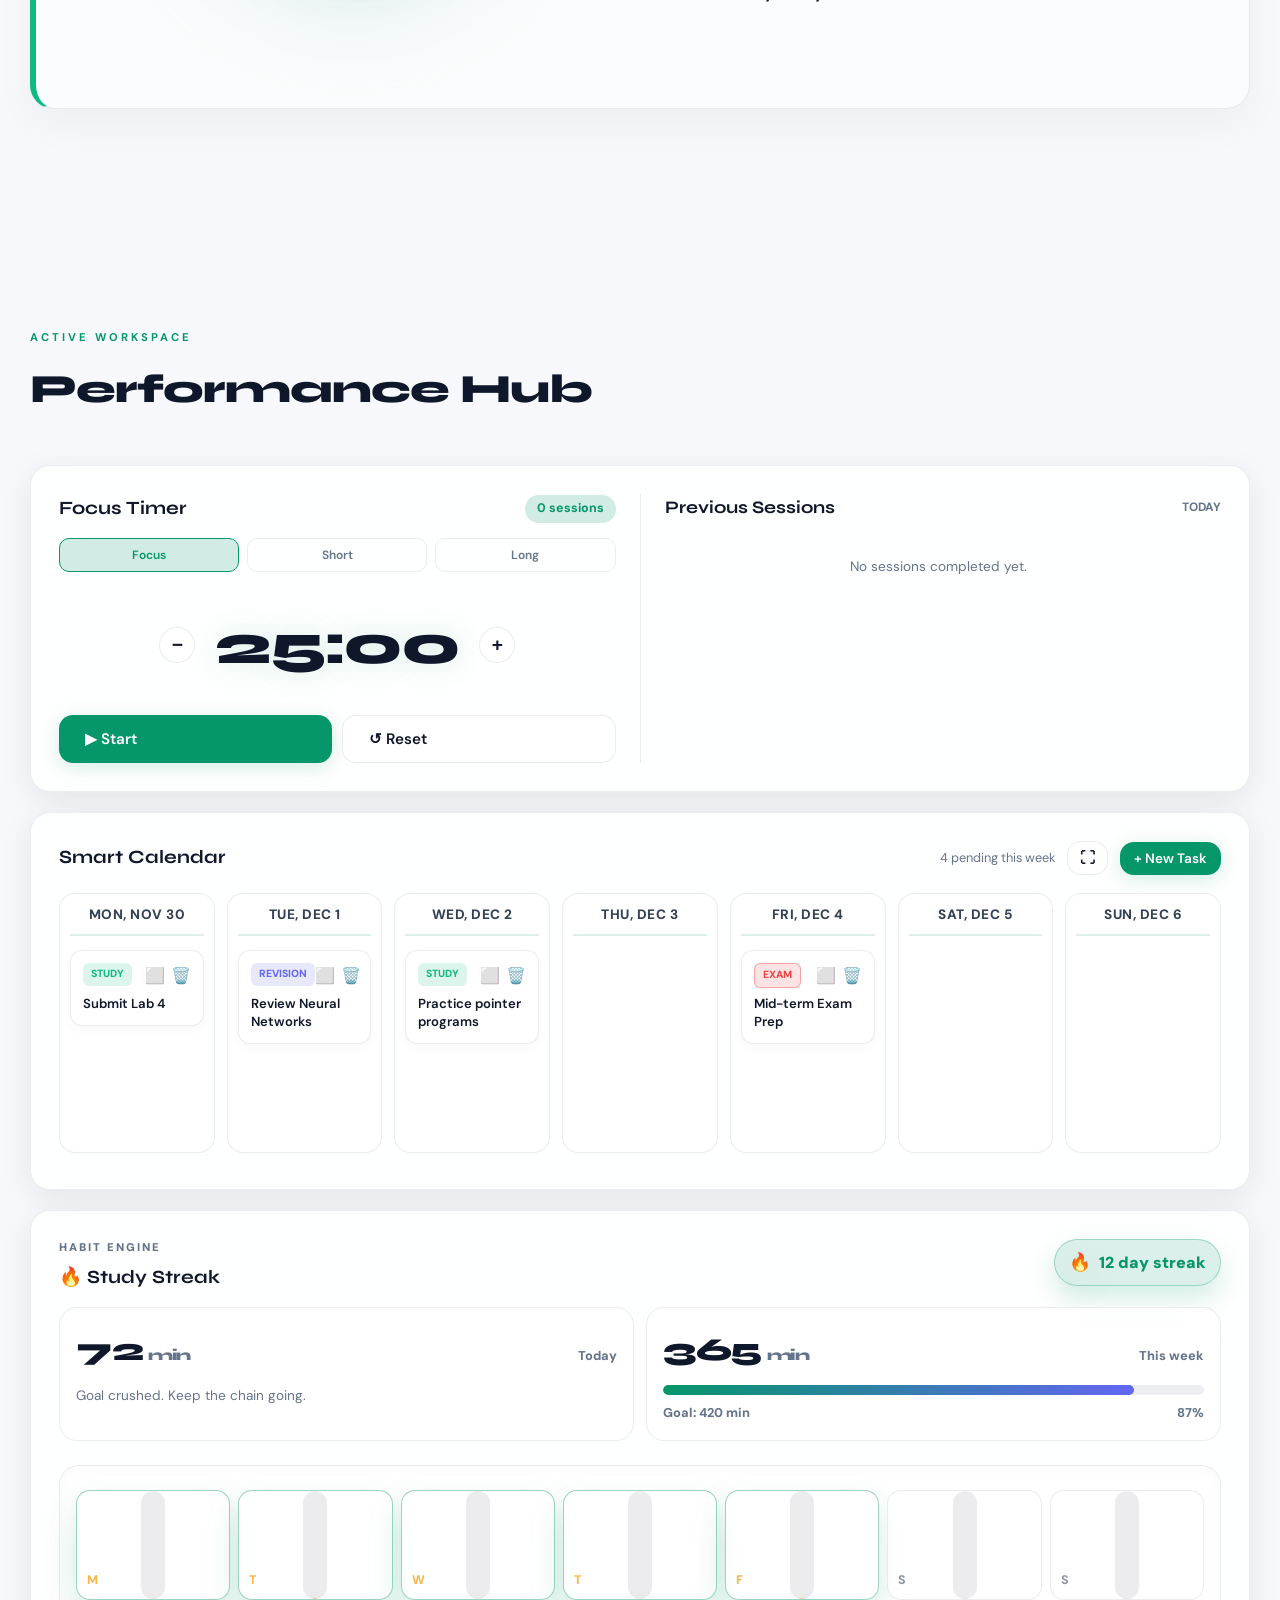
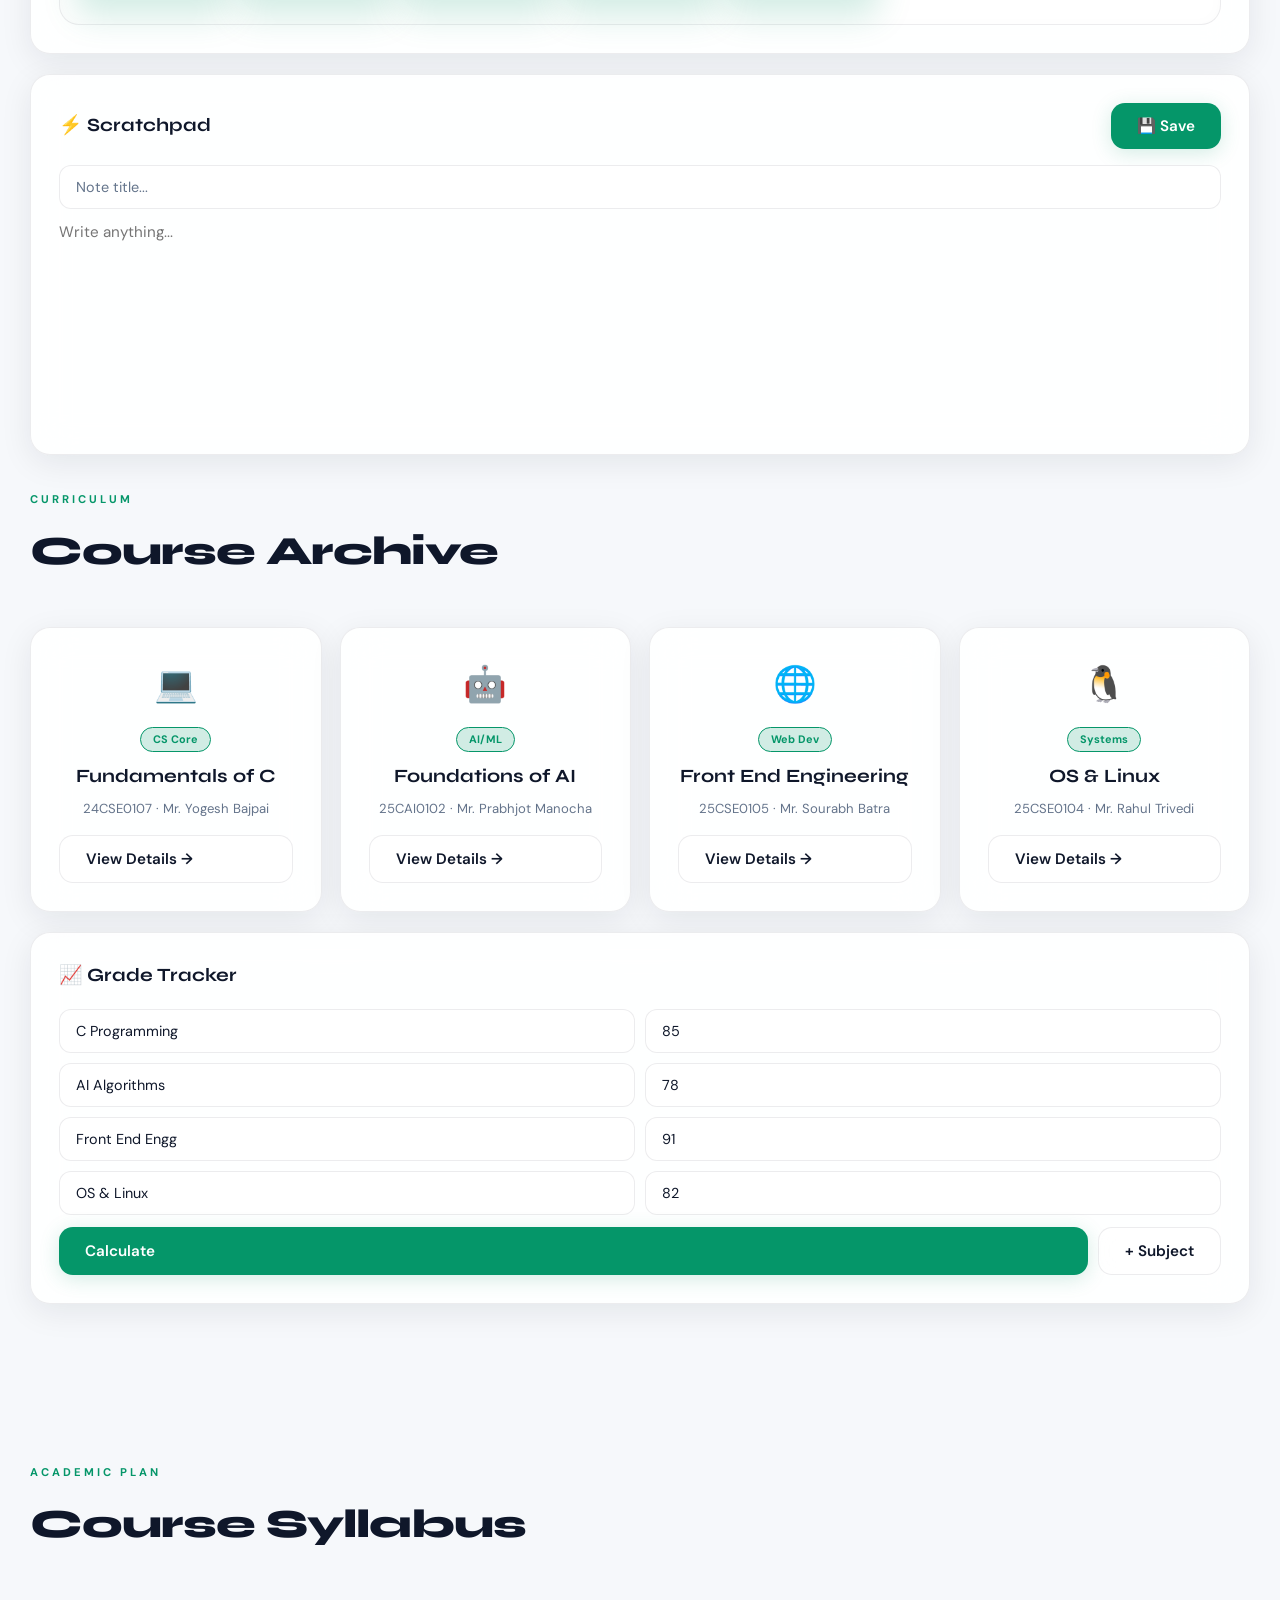
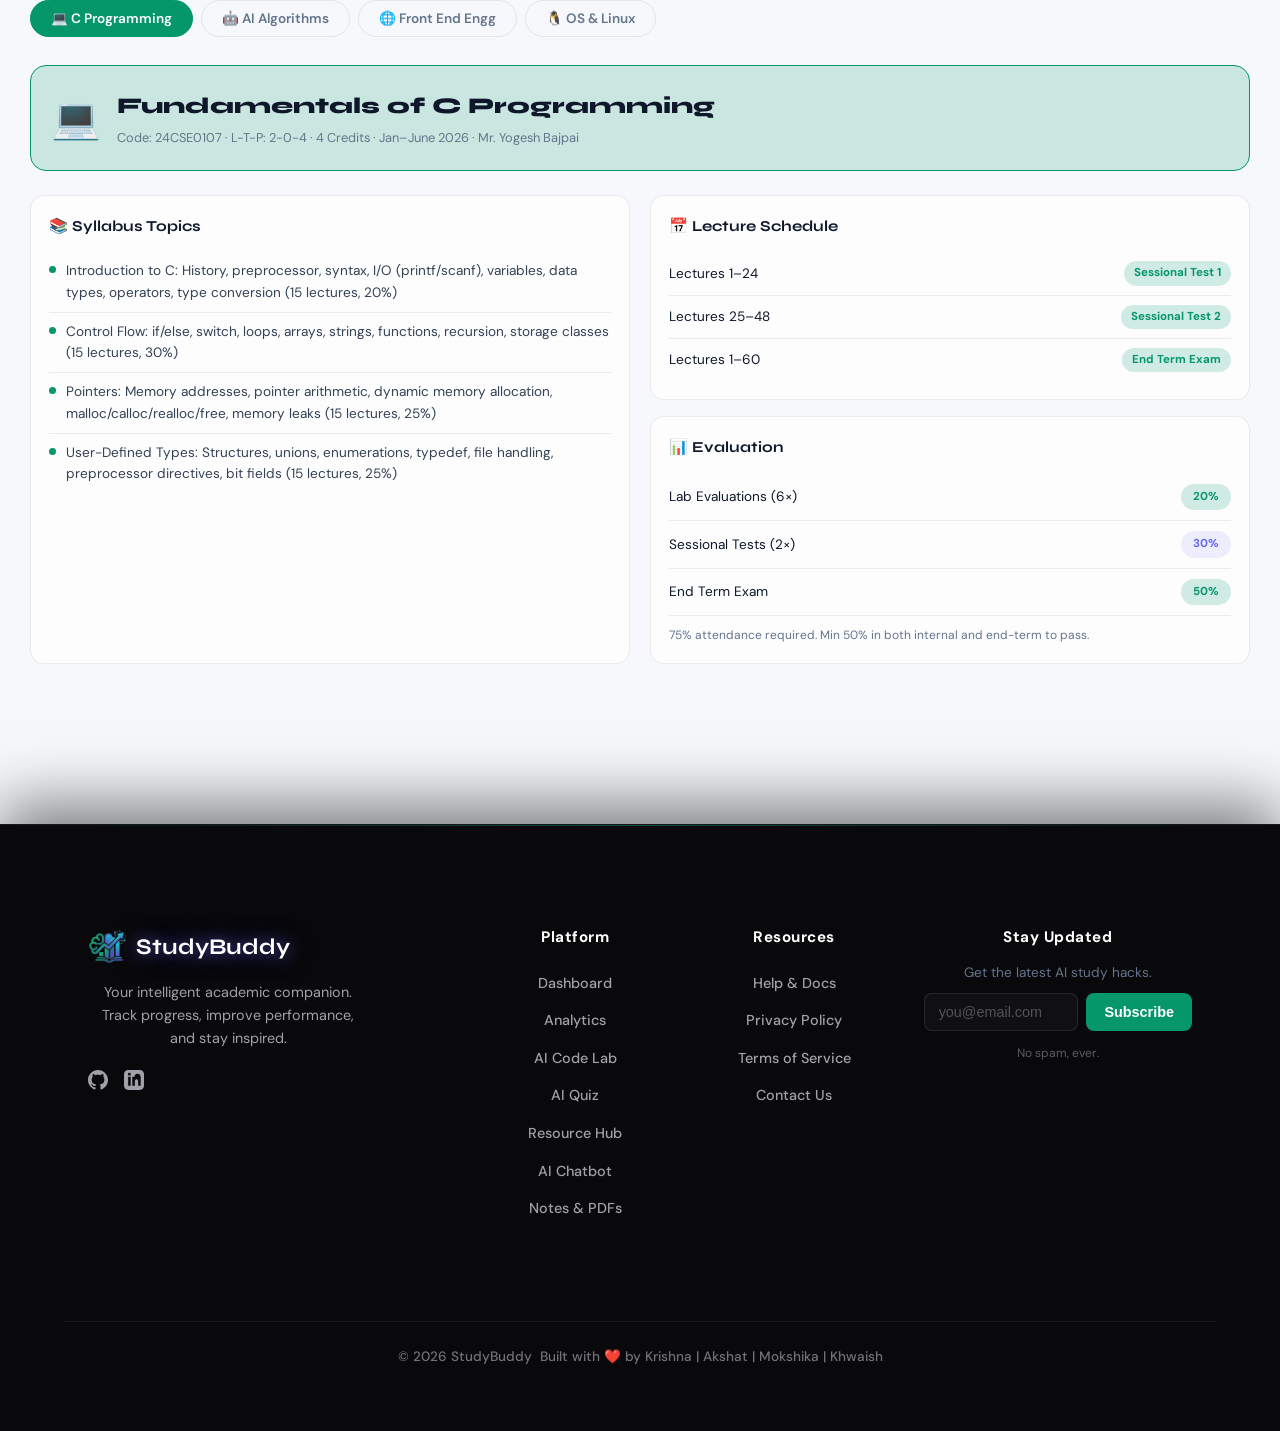
<file: dashboard.html>
<!DOCTYPE html>
<html lang="en" data-theme="light">
<head>
  <link rel="icon" type="image/png" href="logo.png">
<meta charset="UTF-8">
<meta name="viewport" content="width=device-width, initial-scale=1.0">
<title>StudyBuddy</title>
<link href="https://fonts.googleapis.com/css2?family=Syne:wght@400;600;700;800&family=DM+Sans:ital,wght@0,300;0,400;0,500;1,400&display=swap" rel="stylesheet">
<link rel="stylesheet" href="style.css">
</head>
<body>
<div class="bg-mesh"></div>

<!-- NAVBAR -->
<nav class="navbar">
  <a href="#top" class="nav-logo">
    <img src="logo.png" alt="StudyBuddy Logo" style="height: 42px; object-fit: contain;">
    StudyBuddy
  </a>
  <ul class="nav-links">
  <li><a href="dashboard.html">Hub</a></li>
  <li><a href="#about" class="nav-about">About</a></li>
  <li><a href="notes.html">Learnings</a></li>
  <li><a href="analytics.html">Analytics</a></li>
  <li><a href="quiz.html">Quiz</a></li>
  <li><a href="compiler.html">Code Lab</a></li>
  <li><a href="resources.html">Resources</a></li>
</ul>
  <div class="nav-right">
    <div id="clock"></div>

    <!-- PROFILE SECTION -->
    <div class="profile-wrap" id="profileWrap">
      <button class="profile-btn" onclick="toggleProfile()" id="profileBtn">
        <div class="profile-avatar" id="profileAvatar">KS</div>
        <span class="profile-name-short" id="profileNameShort">Krishna</span>
        <span class="profile-chevron">▼</span>
      </button>
      <div class="profile-dropdown" id="profileDropdown">
        <div class="profile-dropdown-header">
          <div class="pd-name">
            <span id="pdFullName">Krishna Sharma</span>
            <span class="pd-online-dot"></span>
          </div>
          <div class="pd-email" id="pdEmail">2510990xxx@chitkara.edu.in</div>
          <div class="pd-role" id="pdRole"></div>
        </div>
        <button class="pd-item" onclick="openSettings()">
          <span class="pd-icon">⚙️</span>
          Settings
        </button>
        <div class="pd-divider"></div>
        <button class="pd-item logout" onclick="handleLogout()">
          <span class="pd-icon">🚪</span>
          Log Out
        </button>
      </div>
    </div>
  </div>
</nav>

<!-- TICKER -->
<div class="ticker-wrap">
  <div class="ticker-title">📅 Today</div>
  <div class="ticker-scroll">
    <div class="ticker-inner" id="tickerInner">
      <!-- JS fills this -->
    </div>
  </div>
</div>

<!-- SETTINGS MODAL -->
<div class="settings-modal" id="settingsModal" onclick="if(event.target===this)closeSettings()">
  <div class="settings-modal-content">
    <button class="close-btn" onclick="closeSettings()" style="position:absolute;right:16px;top:16px;">✕</button>
    <div class="settings-title">⚙️ Settings</div>

    <div class="settings-shell">
      <aside class="settings-nav" role="tablist" aria-label="Settings sections">
        <button class="settings-tab active" id="tab_profile" onclick="openSettingsTab('profile')" role="tab" aria-selected="true">👤 Profile</button>
        <button class="settings-tab" id="tab_appearance" onclick="openSettingsTab('appearance')" role="tab" aria-selected="false">🎨 Appearance</button>
        <button class="settings-tab" id="tab_productivity" onclick="openSettingsTab('productivity')" role="tab" aria-selected="false">📅 Productivity</button>
        <button class="settings-tab" id="tab_timetable" onclick="openSettingsTab('timetable')" role="tab" aria-selected="false">🗓️ Timetable</button>
        <button class="settings-tab" id="tab_system" onclick="openSettingsTab('system')" role="tab" aria-selected="false">🔒 System</button>
      </aside>

      <section class="settings-body">
        <!-- PROFILE -->
        <div class="settings-panel active" id="panel_profile" role="tabpanel" aria-labelledby="tab_profile">
          <div class="settings-panel-title">Profile</div>

          <div class="settings-profile-row">
            <div class="settings-avatar-preview" id="settingsAvatarPreview" aria-hidden="true"></div>
            <div style="flex:1">
              <div class="settings-grid">
                <div class="settings-field">
                  <label class="settings-label" for="settingsName">Full name</label>
                  <input class="settings-input-2" id="settingsName" placeholder="Your name">
                </div>
                <div class="settings-field">
                  <label class="settings-label" for="settingsEmail">Email</label>
                  <input class="settings-input-2" id="settingsEmail" type="email" placeholder="you@email.com">
                </div>
              </div>
              <div class="settings-field" style="margin-top:12px;">
                <label class="settings-label" for="settingsPhoto">Profile image</label>
                <input class="settings-input-2" id="settingsPhoto" type="file" accept="image/*">
                <div class="settings-hint">Stored locally in your browser (base64). Falls back to initials if removed.</div>
              </div>
              <div class="settings-actions-row">
                <button class="btn btn-ghost" type="button" onclick="clearProfilePhoto()">Remove photo</button>
              </div>
            </div>
          </div>
        </div>

        <!-- APPEARANCE -->
        <div class="settings-panel" id="panel_appearance" role="tabpanel" aria-labelledby="tab_appearance">
          <div class="settings-panel-title">Appearance <span class="auto-badge" id="appearanceAutoBadge" style="display:none">AUTO</span></div>

          <div class="settings-panel-subtitle">Color mode</div>
          <div class="segmented">
            <button type="button" class="seg-btn" id="modeBtn_light" onclick="setColorMode('light'); syncAppearanceUI()">Light</button>
            <button type="button" class="seg-btn" id="modeBtn_dark" onclick="setColorMode('dark'); syncAppearanceUI()">Dark</button>
            <button type="button" class="seg-btn" id="modeBtn_auto" onclick="setColorMode('auto'); syncAppearanceUI()">Auto</button>
          </div>

          <div class="settings-panel-subtitle">Accent color</div>
          <div class="accent-row">
            <input class="settings-input-2" id="accentHex" placeholder="#059669" maxlength="7">
            <button class="btn btn-primary" type="button" onclick="applyAccentFromUI()">Apply</button>
          </div>
          <div class="accent-presets">
            <button class="accent-dot" style="--dot:#059669" type="button" onclick="quickAccent('#059669')"></button>
            <button class="accent-dot" style="--dot:#2563eb" type="button" onclick="quickAccent('#2563eb')"></button>
            <button class="accent-dot" style="--dot:#7c3aed" type="button" onclick="quickAccent('#7c3aed')"></button>
            <button class="accent-dot" style="--dot:#ef4444" type="button" onclick="quickAccent('#ef4444')"></button>
            <button class="accent-dot" style="--dot:#f59e0b" type="button" onclick="quickAccent('#f59e0b')"></button>
          </div>
          <div class="settings-hint">Accent affects buttons, highlights, and progress gradients.</div>
        </div>

        <!-- PRODUCTIVITY -->
        <div class="settings-panel" id="panel_productivity" role="tabpanel" aria-labelledby="tab_productivity">
          <div class="settings-panel-title">Productivity</div>

          <div class="settings-grid">
            <div class="settings-field">
              <label class="settings-label" for="settingsDailyGoal">Daily study goal (minutes)</label>
              <input class="settings-input-2" id="settingsDailyGoal" type="number" min="0" step="5" placeholder="60">
            </div>
            <div class="settings-field">
              <label class="settings-label" for="settingsExamDate">Exam target date</label>
              <input class="settings-input-2" id="settingsExamDate" type="date">
            </div>
          </div>

          <div class="toggle-row">
            <div>
              <div class="settings-row-label">Reminders</div>
              <div class="settings-row-sub">Enable gentle nudges based on your goal</div>
            </div>
            <button type="button" class="toggle" id="settingsReminders" aria-pressed="false" onclick="toggleReminders()">
              <span class="knob"></span>
            </button>
          </div>
        </div>

        <!-- TIMETABLE -->
        <div class="settings-panel" id="panel_timetable" role="tabpanel" aria-labelledby="tab_timetable">
          <div class="settings-panel-title">Weekly Timetable</div>
          <div class="settings-hint">Upload a photo or PDF of your weekly timetable. StudyBuddy AI will read it and automatically update your class schedule ticker.</div>

          <div id="ttUploadArea" style="margin-top:16px;border:2px dashed var(--surface-border);border-radius:16px;padding:32px 20px;text-align:center;cursor:pointer;transition:border-color .2s,background .2s;" onclick="document.getElementById('ttFileInput').click()" ondragover="event.preventDefault();this.style.borderColor='var(--primary)'" ondragleave="this.style.borderColor='var(--surface-border)'" ondrop="handleTtDrop(event)">
            <div style="font-size:2rem;margin-bottom:8px;">📅</div>
            <div style="font-weight:700;color:var(--text);margin-bottom:4px;">Drop your timetable here</div>
            <div style="font-size:0.8rem;color:var(--text-muted);">Supports JPG, PNG, PDF — max 10 MB</div>
          </div>
          <input type="file" id="ttFileInput" accept="image/*,application/pdf" style="display:none" onchange="handleTtUpload(this.files[0])">

          <div id="ttPreviewWrap" style="display:none;margin-top:14px;">
            <img id="ttPreviewImg" style="max-width:100%;border-radius:12px;border:1px solid var(--surface-border);" alt="Timetable preview">
            <div style="font-size:0.78rem;color:var(--text-muted);margin-top:6px;" id="ttFileName"></div>
          </div>

          <div id="ttStatus" style="display:none;margin-top:14px;padding:12px 16px;border-radius:12px;font-size:0.85rem;font-weight:600;"></div>

          <div id="ttSchedulePreview" style="display:none;margin-top:16px;">
            <div style="font-weight:700;color:var(--text);margin-bottom:10px;font-size:.9rem;">📋 Parsed Schedule</div>
            <div id="ttDayList" style="display:flex;flex-direction:column;gap:8px;max-height:260px;overflow-y:auto;"></div>
          </div>

          <div style="display:flex;gap:10px;margin-top:16px;flex-wrap:wrap;">
            <button class="btn btn-primary" id="ttParseBtn" onclick="parseTimetableWithAI()" style="display:none;">🤖 Extract with AI</button>
            <button class="btn btn-primary" id="ttSaveBtn" onclick="saveTimetable()" style="display:none;">✅ Save & Apply</button>
            <button class="btn btn-ghost" onclick="clearTimetable()" style="font-size:.82rem;">🗑 Clear Timetable</button>
          </div>
        </div>

        <!-- SYSTEM -->
        <div class="settings-panel" id="panel_system" role="tabpanel" aria-labelledby="tab_system">
          <div class="settings-panel-title">System</div>

          <div class="settings-hint">These actions affect your local browser data.</div>
          <div class="system-actions">
            <button class="btn btn-primary" type="button" onclick="handleLogout()">Log out</button>
            <button class="btn btn-ghost" type="button" onclick="resetAllData()">Reset all data</button>
          </div>
        </div>

        <button class="settings-save-btn" onclick="saveSettings()">Save Changes ✓</button>
        <div class="settings-status" id="settingsStatus" aria-live="polite"></div>
      </section>
    </div>
  </div>
</div>

<!-- HERO -->
<section class="hero" id="top">
  <div class="hero-logo-wrap">
    <svg class="hero-logo" viewBox="0 0 200 200" xmlns="http://www.w3.org/2000/svg">
      <defs>
        <linearGradient id="g1" x1="0" y1="0" x2="1" y2="1">
          <stop offset="0%" stop-color="#059669"/>
          <stop offset="100%" stop-color="#6366f1"/>
        </linearGradient>
        <linearGradient id="g2" x1="0" y1="0" x2="1" y2="0">
          <stop offset="0%" stop-color="#059669"/>
          <stop offset="100%" stop-color="#06b6d4"/>
        </linearGradient>
      </defs>
      <path d="M30 130 Q50 80 100 75 Q150 80 170 130 L170 155 Q150 135 100 130 Q50 135 30 155 Z" fill="url(#g2)" opacity="0.85"/>
      <path d="M30 120 Q50 70 100 65 Q150 70 170 120 L170 145 Q150 125 100 120 Q50 125 30 145 Z" fill="url(#g1)" opacity="0.6"/>
      <path d="M35 115 Q55 65 100 60 Q145 65 165 115 L165 138 Q145 118 100 115 Q55 118 35 138 Z" fill="white" opacity="0.3"/>
      <rect x="97" y="60" width="6" height="85" rx="3" fill="url(#g1)"/>
      <circle cx="70" cy="42" r="14" fill="#059669"/>
      <path d="M56 70 Q70 56 84 70" stroke="#059669" stroke-width="5" fill="none" stroke-linecap="round"/>
      <line x1="60" y1="60" x2="50" y2="80" stroke="#059669" stroke-width="4" stroke-linecap="round"/>
      <line x1="80" y1="60" x2="90" y2="80" stroke="#059669" stroke-width="4" stroke-linecap="round"/>
      <circle cx="130" cy="42" r="14" fill="#6366f1"/>
      <path d="M116 70 Q130 56 144 70" stroke="#6366f1" stroke-width="5" fill="none" stroke-linecap="round"/>
      <line x1="120" y1="60" x2="110" y2="80" stroke="#6366f1" stroke-width="4" stroke-linecap="round"/>
      <line x1="140" y1="60" x2="150" y2="80" stroke="#6366f1" stroke-width="4" stroke-linecap="round"/>
      <circle cx="100" cy="30" r="12" fill="url(#g1)" opacity="0.4"/>
  <div class="hero-badge" id="heroBadge">✦ StudyBuddy</div>
  <h1>Unlock Your<br><span class="glow">True Potential.</span></h1>
  <p><i>--Your true <b style="color:#059669">Buddy</b> for your ultimate study--</i></p>
  <div class="hero-btns">
    <button class="btn btn-primary" onclick="document.getElementById('dashboard').scrollIntoView({behavior:'smooth'})">Open Workspace ↓</button>
    <button class="btn btn-ghost" onclick="window.location.href='quiz.html'">
  ✦ Try AI Quiz
</button>
  </div>

  <!-- PLATFORM METRICS -->
  <div class="platform-metrics" style="display:flex; gap:24px; justify-content:center; margin-top:54px; flex-wrap:wrap; animation: fadeUp 0.8s 0.2s ease both;">
    <div class="metric-badge" style="background:color-mix(in srgb, var(--surface) 80%, transparent); border:1px solid var(--surface-border); padding:20px 28px; border-radius:20px; backdrop-filter:blur(16px); min-width:180px; box-shadow: 0 10px 30px rgba(0,0,0,0.05); transition: transform 0.3s;" onmouseover="this.style.transform='translateY(-5px)'" onmouseout="this.style.transform='translateY(0)'">
      <div style="font-size:2.2rem; font-weight:800; color:var(--primary); font-family:'Syne',sans-serif;" id="metricInstitutions">124</div>
      <div style="font-size:0.8rem; color:var(--text-muted); font-weight:700; text-transform:uppercase; letter-spacing:0.5px;">Institutions Joined</div>
    </div>
    <div class="metric-badge" style="background:color-mix(in srgb, var(--surface) 80%, transparent); border:1px solid var(--surface-border); padding:20px 28px; border-radius:20px; backdrop-filter:blur(16px); min-width:180px; box-shadow: 0 10px 30px rgba(0,0,0,0.05); transition: transform 0.3s;" onmouseover="this.style.transform='translateY(-5px)'" onmouseout="this.style.transform='translateY(0)'">
      <div style="font-size:2.2rem; font-weight:800; color:var(--primary); font-family:'Syne',sans-serif;" id="metricStudents">50,421</div>
      <div style="font-size:0.8rem; color:var(--text-muted); font-weight:700; text-transform:uppercase; letter-spacing:0.5px;">Students Active</div>
    </div>
    <div class="metric-badge" style="background:color-mix(in srgb, var(--surface) 80%, transparent); border:1px solid var(--surface-border); padding:20px 28px; border-radius:20px; backdrop-filter:blur(16px); min-width:180px; box-shadow: 0 10px 30px rgba(0,0,0,0.05); transition: transform 0.3s;" onmouseover="this.style.transform='translateY(-5px)'" onmouseout="this.style.transform='translateY(0)'">
      <div style="font-size:2.2rem; font-weight:800; color:var(--primary); font-family:'Syne',sans-serif;" id="metricReviews">10,289</div>
      <div style="font-size:0.8rem; color:var(--text-muted); font-weight:700; text-transform:uppercase; letter-spacing:0.5px;">5-Star Reviews</div>
    </div>
  </div>
</section>

<!-- ABOUT SECTION -->
<section id="about" class="about-section container" style="margin-top: 40px; margin-bottom: 60px;">
  <div class="about-grid">
    <div class="about-left">
      <div class="about-logo-bg">
        <img src="logo.png" alt="StudyBuddy Logo" class="about-logo-img">
      </div>
    </div>
    <div class="about-right">
      <div class="about-subtitle"></div>
      <h2 class="about-title">Our Vision</h2>
      <p class="about-desc"><i>
We aim to simplify how students learn, focus, and grow in a fast-moving world.
StudyBuddy brings clarity to chaos by combining smart tools with meaningful guidance.
We believe consistency beats pressure, and small daily progress leads to big success.
Our platform is built to help students stay organized, motivated, and in control.
With intelligent support, we turn studying into a focused and stress-free experience.
We’re building more than a tool — a companion that grows with every learner.
A space where every student can unlock their true potential, one day at a time.
      </i></p>
      <p><b>- Team StudyBuddy</b></p>
      <ul class="about-features">
        <!-- <li>
          <span class="feat-icon">✔</span>
          <span class="feat-text">Track performance & analytics</span>
        </li>
        <li>
          <span class="feat-icon">✔</span>
          <span class="feat-text">AI-powered study assistance</span>
        </li>
        <li>
          <span class="feat-icon">✔</span>
          <span class="feat-text">Smart planning & productivity tools</span>
        </li>
        <li>
          <span class="feat-icon">✔</span>
          <span class="feat-text">All-in-one academic workspace</span>
        </li> -->
      </ul>
    </div>
  </div>
</section>

<!-- COMING SOON OVERLAY -->
<div id="comingSoonOverlay" style="display:none; position:fixed; inset:0; z-index:9999; background:color-mix(in srgb, var(--bg) 85%, transparent); backdrop-filter:blur(24px); -webkit-backdrop-filter:blur(24px); align-items:center; justify-content:center; flex-direction:column; text-align:center; padding:20px;">
  <div style="width:120px; height:120px; background:linear-gradient(135deg, var(--primary), var(--accent)); border-radius:50%; display:flex; align-items:center; justify-content:center; font-size:3.5rem; margin-bottom:24px; animation: popSpin 3s cubic-bezier(0.68, -0.55, 0.27, 1.55) infinite alternate; box-shadow: 0 20px 50px var(--primary-glow);">
    🚀
  </div>
  <h2 style="font-family:'Syne',sans-serif; font-size:2.5rem; font-weight:800; color:var(--text); margin-bottom:12px;">Mode Coming Soon</h2>
  <p style="font-size:1.1rem; color:var(--text-muted); max-width:500px; line-height:1.6; margin-bottom:30px;">
    We are crafting an exclusive experience for <span id="overlayRoleName" style="color:var(--primary); font-weight:700;">Teachers</span>. Stay tuned for advanced analytics, classroom management, and more.
  </p>
  <button class="btn btn-primary" onclick="handleLogout()" style="padding:14px 32px; font-size:1.05rem;">Log Out</button>
  <style>
    @keyframes popSpin {
      0% { transform: scale(0.9) rotate(-10deg); }
      50% { transform: scale(1.1) rotate(10deg); box-shadow: 0 30px 60px var(--primary-glow); }
      100% { transform: scale(0.9) rotate(-10deg); }
    }
    body.coming-soon-active { overflow: hidden; }
  </style>
</div>

<!-- DASHBOARD -->
<div class="container" id="dashboard">
  <div class="section-header">
    <span class="section-label">Active Workspace</span>
    <h2>Performance Hub</h2>
  </div>
  <div class="grid-12">

    <!-- TIMER -->
    <div class="card span-12" style="display:flex; gap:24px;" id="timerContainer">
      <!-- Timer Controls -->
      <div style="flex:1;">
        <div style="display:flex;justify-content:space-between;align-items:center;margin-bottom:14px;">
          <h3>Focus Timer</h3>
          <span id="sessCount" style="font-size:0.78rem;color:var(--primary);font-weight:700;background:var(--primary-glow);padding:4px 12px;border-radius:50px;">0 sessions</span>
        </div>
        <div class="timer-modes">
          <button class="mode-btn active" onclick="setMode(25,'Focus',this)">Focus</button>
          <button class="mode-btn" onclick="setMode(5,'Short',this)">Short</button>
          <button class="mode-btn" onclick="setMode(15,'Long',this)">Long</button>
        </div>
        <div style="display:flex;align-items:center;justify-content:center;gap:20px;margin:10px 0;">
          <button class="stepper-btn" onclick="adjustTimer(-1)" title="Decrease 1 min">−</button>
          <div class="timer-display" id="display" style="font-size:3.5rem;">25:00</div>
          <button class="stepper-btn" onclick="adjustTimer(1)" title="Increase 1 min">+</button>
        </div>
        <div class="timer-grid">
          <button class="btn btn-primary" id="startBtn" onclick="startTimer()">▶ Start</button>
          <button class="btn btn-ghost" onclick="resetTimer()">↺ Reset</button>
        </div>
      </div>

      <!-- Session History -->
      <div class="timer-history-panel" style="flex:1; border-left:1px solid var(--surface-border); padding-left:24px; display:flex; flex-direction:column;">
        <div style="display:flex;justify-content:space-between;margin-bottom:14px;align-items:center;">
          <h3 style="font-size:1.1rem;margin:0;">Previous Sessions</h3>
          <span style="font-size:0.75rem; color:var(--text-muted);font-weight:700;text-transform:uppercase;">Today</span>
        </div>
        <div id="sessionHistoryLog" style="flex:1; overflow-y:auto; max-height:220px; display:flex; flex-direction:column; gap:10px; padding-right:8px;">
          <!-- JS fills this -->
          <div style="color:var(--text-muted); font-size:0.85rem; text-align:center; margin-top:20px;">No sessions completed yet.</div>
        </div>
      </div>
    </div>

    <!-- TASKS PLANNER -->
    <div class="card span-12" id="plannerCard" style="transition: all 0.3s cubic-bezier(0.16,1,0.3,1);">
      <div style="display:flex;justify-content:space-between;align-items:center;margin-bottom:18px;">
        <h3>Smart Calendar</h3>
        <div style="display:flex;gap:12px;align-items:center;">
          <span id="taskCount" style="font-size:0.8rem;color:var(--text-muted)"></span>
          <button class="btn btn-ghost" style="padding: 6px 12px; font-size: 0.95rem; border:1px solid var(--surface-border);" onclick="togglePlannerFullscreen()" title="Expand Calendar">⛶</button>
          <button class="btn btn-primary" style="padding: 8px 14px; font-size: 0.85rem;" onclick="addTaskPrompt()">+ New Task</button>
        </div>
      </div>
      <div class="planner-grid" id="plannerGrid">
        <!-- JS fills cols -->
      </div>
    </div>

    <!-- STREAK -->
    <div class="card span-12" id="streakCard">
      <div class="streak-top">
        <div>
          <div class="streak-kicker">Habit Engine</div>
          <h3 style="margin:6px 0 0;">🔥 Study Streak</h3>
        </div>
        <div class="streak-pill" id="streakPill">
          <span class="streak-fire">🔥</span>
          <span><span id="streakDays">0</span> day streak</span>
        </div>
      </div>

      <div class="streak-grid">
        <div class="streak-box">
          <div class="streak-metric">
            <div class="streak-num"><span id="todayMinutes">0</span><span class="streak-unit">min</span></div>
            <div class="streak-label">Today</div>
          </div>
          <div class="streak-sub" id="streakMsg">Start a focus session to build your streak.</div>
        </div>

        <div class="streak-box">
          <div class="streak-metric">
            <div class="streak-num"><span id="weeklyMinutes">0</span><span class="streak-unit">min</span></div>
            <div class="streak-label">This week</div>
          </div>

          <div class="streak-progress">
            <div class="streak-progress-bar">
              <div class="streak-progress-fill" id="weeklyFill" style="width:0%"></div>
            </div>
            <div class="streak-progress-meta">
              <span>Goal: <span id="weeklyGoal">420</span> min</span>
              <span id="weeklyPct">0%</span>
            </div>
          </div>
        </div>
      </div>

      <div class="week-track" id="weekTrack" aria-label="Weekly activity"></div>
      <div class="streak-warn" id="streakWarn" style="display:none">⚠️ Streak broken. Do a focus session today to restart.</div>
    </div>

    <!-- NOTES -->
    <div class="card span-12">
  <div style="display:flex;justify-content:space-between;align-items:center;margin-bottom:16px;">
    <h3>⚡ Scratchpad</h3>
    <button class="btn btn-primary" onclick="saveNote()">💾 Save</button>
  </div>

  <input id="noteTitle" class="input-field" placeholder="Note title..." style="margin-bottom:10px;">
  <textarea id="notePad" placeholder="Write anything..."></textarea>
</div>

    <!-- COURSES -->
    <div class="span-12" style="margin-top:16px;">
      <div class="section-header">
        <span class="section-label">Curriculum</span>
        <h2>Course Archive</h2>
      </div>
      <div style="display:grid;grid-template-columns:repeat(auto-fit,minmax(240px,1fr));gap:18px;">
        <div class="card" style="text-align:center;">
          <div class="course-icon">💻</div>
          <div class="course-chip">CS Core</div>
          <h3 style="margin-bottom:6px;">Fundamentals of C</h3>
          <p style="font-size:0.82rem;color:var(--text-muted);margin-bottom:16px;">24CSE0107 · Mr. Yogesh Bajpai</p>
          <button class="btn btn-ghost" style="width:100%" onclick="openLib('c')">View Details →</button>
        </div>
        <div class="card" style="text-align:center;">
          <div class="course-icon">🤖</div>
          <div class="course-chip">AI/ML</div>
          <h3 style="margin-bottom:6px;">Foundations of AI</h3>
          <p style="font-size:0.82rem;color:var(--text-muted);margin-bottom:16px;">25CAI0102 · Mr. Prabhjot Manocha</p>
          <button class="btn btn-ghost" style="width:100%" onclick="openLib('ai')">View Details →</button>
        </div>
        <div class="card" style="text-align:center;">
          <div class="course-icon">🌐</div>
          <div class="course-chip">Web Dev</div>
          <h3 style="margin-bottom:6px;">Front End Engineering</h3>
          <p style="font-size:0.82rem;color:var(--text-muted);margin-bottom:16px;">25CSE0105 · Mr. Sourabh Batra</p>
          <button class="btn btn-ghost" style="width:100%" onclick="openLib('fe')">View Details →</button>
        </div>
        <div class="card" style="text-align:center;">
          <div class="course-icon">🐧</div>
          <div class="course-chip">Systems</div>
          <h3 style="margin-bottom:6px;">OS & Linux</h3>
          <p style="font-size:0.82rem;color:var(--text-muted);margin-bottom:16px;">25CSE0104 · Mr. Rahul Trivedi</p>
          <button class="btn btn-ghost" style="width:100%" onclick="openLib('os')">View Details →</button>
        </div>
      </div>
    </div>

    <!-- GPA -->
    <div class="card span-12" id="tracker">
      <h3 style="margin-bottom:18px;">📈 Grade Tracker</h3>
      <div id="gpa-inputs">
        <div class="gpa-row"><input class="input-field" placeholder="Subject" value="C Programming"><input type="number" class="input-field grade" placeholder="Grade" value="85"></div>
        <div class="gpa-row"><input class="input-field" placeholder="Subject" value="AI Algorithms"><input type="number" class="input-field grade" placeholder="Grade" value="78"></div>
        <div class="gpa-row"><input class="input-field" placeholder="Subject" value="Front End Engg"><input type="number" class="input-field grade" placeholder="Grade" value="91"></div>
        <div class="gpa-row"><input class="input-field" placeholder="Subject" value="OS & Linux"><input type="number" class="input-field grade" placeholder="Grade" value="82"></div>
      </div>
      <div style="display:flex;gap:10px;margin-top:12px;">
        <button class="btn btn-primary" style="flex:1" onclick="calcGPA()">Calculate</button>
        <button class="btn btn-ghost" onclick="addGPARow()">+ Subject</button>
      </div>
      <div id="gpaResult" class="gpa-result"></div>
    </div>

    <!-- AI QUIZ -->

    </div>
  </div>
</div>

<!-- SYLLABUS SECTION -->
<div class="container" id="syllabus-section">
  <div class="section-header">
    <span class="section-label">Academic Plan</span>
    <h2>Course Syllabus</h2>
  </div>
  <div class="syllabus-tabs">
    <button class="syl-tab active" onclick="switchTab('c',this)">💻 C Programming</button>
    <button class="syl-tab" onclick="switchTab('ai',this)">🤖 AI Algorithms</button>
    <button class="syl-tab" onclick="switchTab('fe',this)">🌐 Front End Engg</button>
    <button class="syl-tab" onclick="switchTab('os',this)">🐧 OS & Linux</button>
  </div>
  <!-- C PROGRAMMING -->
  <div class="syl-panel active" id="syl-c">
    <div class="syl-course-header">
      <div class="syl-course-icon">💻</div>
      <div>
        <div class="syl-course-name">Fundamentals of C Programming</div>
        <div class="syl-course-meta">Code: 24CSE0107 · L-T-P: 2-0-4 · 4 Credits · Jan–June 2026 · Mr. Yogesh Bajpai</div>
      </div>
    </div>
    <div class="syl-grid">
      <div class="syl-box">
        <div class="syl-box-title">📚 Syllabus Topics</div>
        <div class="syl-item"><div class="syl-dot"></div><span>Introduction to C: History, preprocessor, syntax, I/O (printf/scanf), variables, data types, operators, type conversion (15 lectures, 20%)</span></div>
        <div class="syl-item"><div class="syl-dot"></div><span>Control Flow: if/else, switch, loops, arrays, strings, functions, recursion, storage classes (15 lectures, 30%)</span></div>
        <div class="syl-item"><div class="syl-dot"></div><span>Pointers: Memory addresses, pointer arithmetic, dynamic memory allocation, malloc/calloc/realloc/free, memory leaks (15 lectures, 25%)</span></div>
        <div class="syl-item"><div class="syl-dot"></div><span>User-Defined Types: Structures, unions, enumerations, typedef, file handling, preprocessor directives, bit fields (15 lectures, 25%)</span></div>
      </div>
      <div>
        <div class="syl-box" style="margin-bottom:16px;">
          <div class="syl-box-title">📅 Lecture Schedule</div>
          <div class="syl-lect"><span>Lectures 1–24</span><span class="syl-lect-num">Sessional Test 1</span></div>
          <div class="syl-lect"><span>Lectures 25–48</span><span class="syl-lect-num">Sessional Test 2</span></div>
          <div class="syl-lect"><span>Lectures 1–60</span><span class="syl-lect-num">End Term Exam</span></div>
        </div>
        <div class="syl-box">
          <div class="syl-box-title">📊 Evaluation</div>
          <div class="assess-row"><span>Lab Evaluations (6×)</span><span class="assess-badge badge-green">20%</span></div>
          <div class="assess-row"><span>Sessional Tests (2×)</span><span class="assess-badge badge-blue">30%</span></div>
          <div class="assess-row"><span>End Term Exam</span><span class="assess-badge badge-green">50%</span></div>
          <div style="font-size:0.75rem;color:var(--text-muted);margin-top:10px;">75% attendance required. Min 50% in both internal and end-term to pass.</div>
        </div>
      </div>
    </div>
  </div>
  <!-- AI ALGORITHMS -->
  <div class="syl-panel" id="syl-ai">
    <div class="syl-course-header">
      <div class="syl-course-icon">🤖</div>
      <div>
        <div class="syl-course-name">Foundations of AI Algorithms</div>
        <div class="syl-course-meta">Code: 25CAI0102 · L-T-P: 2-0-2 · 3 Credits · Jan–June 2026 · Mr. Prabhjot Manocha</div>
      </div>
    </div>
    <div class="syl-grid">
      <div class="syl-box">
        <div class="syl-box-title">📚 Syllabus Topics</div>
        <div class="syl-item"><div class="syl-dot"></div><span>Soft Computing Intro: Hard vs Soft computing, Fuzzy/Neural/GA/ART techniques (3 lectures, 10%)</span></div>
        <div class="syl-item"><div class="syl-dot"></div><span>Fuzzy Systems: Fuzzy sets, membership functions, set operations, FIS (9 lectures, 30%)</span></div>
        <div class="syl-item"><div class="syl-dot"></div><span>Artificial Neural Networks: ANN architecture, Backpropagation, Perceptron, Adaline (12 lectures, 40%)</span></div>
        <div class="syl-item"><div class="syl-dot"></div><span>Genetic Algorithms: Encoding, fitness function, crossover, mutation (6 lectures, 20%)</span></div>
      </div>
      <div>
        <div class="syl-box" style="margin-bottom:16px;">
          <div class="syl-box-title">📅 Lab Plan (Azure Cloud)</div>
          <div class="syl-lect"><span>Lect 1–12</span><span class="syl-lect-num">Sessional Test 1</span></div>
          <div class="syl-lect"><span>Lect 13–26</span><span class="syl-lect-num">Sessional Test 2</span></div>
          <div class="syl-lect"><span>Lect 1–30</span><span class="syl-lect-num">End Term Exam</span></div>
        </div>
        <div class="syl-box">
          <div class="syl-box-title">📊 Evaluation</div>
          <div class="assess-row"><span>Microsoft Certification</span><span class="assess-badge badge-green">20%</span></div>
          <div class="assess-row"><span>Sessional Tests (2×)</span><span class="assess-badge badge-blue">30%</span></div>
          <div class="assess-row"><span>End Term Exam (Online)</span><span class="assess-badge badge-green">50%</span></div>
        </div>
      </div>
    </div>
  </div>
  <!-- FRONT END ENGINEERING -->
  <div class="syl-panel" id="syl-fe">
    <div class="syl-course-header">
      <div class="syl-course-icon">🌐</div>
      <div>
        <div class="syl-course-name">Front End Engineering – 1</div>
        <div class="syl-course-meta">Code: 25CSE0105 · L-T-P: 2-0-2 · 3 Credits · Jan–June 2026 · Mr. Sourabh Batra</div>
      </div>
    </div>
    <div class="syl-grid">
      <div class="syl-box">
        <div class="syl-box-title">📚 Syllabus Topics</div>
        <div class="syl-item"><div class="syl-dot"></div><span>JS Basics: ECMAScript, var/let/const, data types, arrays, objects, functions (12 lectures, 27%)</span></div>
        <div class="syl-item"><div class="syl-dot"></div><span>Advanced JS: Arrow functions, closures, DOM manipulation, event handling (18 lectures, 40%)</span></div>
        <div class="syl-item"><div class="syl-dot"></div><span>Async & Git: Promises, async/await, event loop, Git & GitHub workflows (15 lectures, 33%)</span></div>
      </div>
      <div>
        <div class="syl-box" style="margin-bottom:16px;">
          <div class="syl-box-title">📅 Assessment Schedule</div>
          <div class="syl-lect"><span>Lectures 1–18</span><span class="syl-lect-num">Sessional Test 1</span></div>
          <div class="syl-lect"><span>Lectures 19–34</span><span class="syl-lect-num">Sessional Test 2</span></div>
          <div class="syl-lect"><span>Full Syllabus</span><span class="syl-lect-num">End Term Exam</span></div>
        </div>
        <div class="syl-box">
          <div class="syl-box-title">📊 Evaluation</div>
          <div class="assess-row"><span>Project Synopsis + Viva</span><span class="assess-badge badge-green">20%</span></div>
          <div class="assess-row"><span>Sessional Tests (2×)</span><span class="assess-badge badge-blue">30%</span></div>
          <div class="assess-row"><span>End Term Exam (Online)</span><span class="assess-badge badge-green">50%</span></div>
        </div>
      </div>
    </div>
  </div>
  <!-- OS & LINUX -->
  <div class="syl-panel" id="syl-os">
    <div class="syl-course-header">
      <div class="syl-course-icon">🐧</div>
      <div>
        <div class="syl-course-name">Operating System and Linux Fundamentals</div>
        <div class="syl-course-meta">Code: 25CSE0104 · L-T-P: 2-0-2 · 3 Credits · Jan–June 2026 · Mr. Rahul Trivedi</div>
      </div>
    </div>
    <div class="syl-grid">
      <div class="syl-box">
        <div class="syl-box-title">📚 Syllabus Topics</div>
        <div class="syl-item"><div class="syl-dot"></div><span>OS Intro & Linux: Dual-mode, system calls, Linux commands (8 lectures, 20%)</span></div>
        <div class="syl-item"><div class="syl-dot"></div><span>Process Management: PCB, states, threading, CPU scheduling (8 lectures, 25%)</span></div>
        <div class="syl-item"><div class="syl-dot"></div><span>Synchronization & Deadlocks: Semaphores, mutex, Banker's Algorithm (9 lectures, 20%)</span></div>
        <div class="syl-item"><div class="syl-dot"></div><span>Memory Management: Paging, virtual memory, page replacement (11 lectures, 20%)</span></div>
        <div class="syl-item"><div class="syl-dot"></div><span>File Systems: Allocation methods, disk scheduling, Linux file commands (9 lectures, 15%)</span></div>
      </div>
      <div>
        <div class="syl-box" style="margin-bottom:16px;">
          <div class="syl-box-title">📅 Assessment Schedule</div>
          <div class="syl-lect"><span>Lectures 1–16</span><span class="syl-lect-num">Sessional Test 1</span></div>
          <div class="syl-lect"><span>Lectures 17–36</span><span class="syl-lect-num">Sessional Test 2</span></div>
          <div class="syl-lect"><span>Full Syllabus</span><span class="syl-lect-num">End Term Exam</span></div>
        </div>
        <div class="syl-box">
          <div class="syl-box-title">📊 Evaluation</div>
          <div class="assess-row"><span>Lab Evaluations (Viva + Test)</span><span class="assess-badge badge-green">20%</span></div>
          <div class="assess-row"><span>Sessional Tests (2×)</span><span class="assess-badge badge-blue">30%</span></div>
          <div class="assess-row"><span>End Term Exam (Online)</span><span class="assess-badge badge-green">50%</span></div>
        </div>
      </div>
    </div>
  </div>
</div>

<!-- COURSE MODAL -->
<div class="modal" id="libModal" onclick="if(event.target===this)closeModal()">
  <div class="modal-content">
    <button class="close-btn" onclick="closeModal()">✕</button>
    <div id="modalContent"></div>
  </div>
</div>



<footer class="premium-footer">
  <div class="footer-top-divider"></div>
  <div class="footer-container grid-4-col">

    <!-- BRAND -->
    <div class="footer-brand">
      <div style="display:flex; align-items:center; gap:10px; margin-bottom:12px;">
        <img src="logo.png" alt="StudyBuddy" style="height:44px; object-fit:contain;">
        <h2 class="footer-logo" style="margin:0;">StudyBuddy</h2>
      </div>
      <p class="footer-desc">Your intelligent academic companion. Track progress, improve performance, and stay inspired.</p>
      <div class="footer-socials">
        <a href="#" aria-label="Github"><svg viewBox="0 0 24 24" fill="currentColor" width="20" height="20"><path d="M12 0c-6.626 0-12 5.373-12 12 0 5.302 3.438 9.8 8.207 11.387.599.111.793-.261.793-.577v-2.234c-3.338.726-4.033-1.416-4.033-1.416-.546-1.387-1.333-1.756-1.333-1.756-1.089-.745.083-.729.083-.729 1.205.084 1.839 1.237 1.839 1.237 1.07 1.834 2.807 1.304 3.492.997.107-.775.418-1.305.762-1.604-2.665-.305-5.467-1.334-5.467-5.931 0-1.311.469-2.381 1.236-3.221-.124-.303-.535-1.524.117-3.176 0 0 1.008-.322 3.301 1.23.957-.266 1.983-.399 3.003-.404 1.02.005 2.047.138 3.006.404 2.291-1.552 3.297-1.23 3.297-1.23.653 1.653.242 2.874.118 3.176.77.84 1.235 1.911 1.235 3.221 0 4.609-2.807 5.624-5.479 5.921.43.372.823 1.102.823 2.222v3.293c0 .319.192.694.801.576 4.765-1.589 8.199-6.086 8.199-11.386 0-6.627-5.373-12-12-12z"/></svg></a>
        <a href="#" aria-label="LinkedIn"><svg viewBox="0 0 24 24" fill="currentColor" width="20" height="20"><path d="M19 0h-14c-2.761 0-5 2.239-5 5v14c0 2.761 2.239 5 5 5h14c2.762 0 5-2.239 5-5v-14c0-2.761-2.238-5-5-5zm-11 19h-3v-11h3v11zm-1.5-12.268c-.966 0-1.75-.79-1.75-1.764s.784-1.764 1.75-1.764 1.75.79 1.75 1.764-.783 1.764-1.75 1.764zm13.5 12.268h-3v-5.604c0-3.368-4-3.113-4 0v5.604h-3v-11h3v-1.765c1.396-2.586 7-2.777 7 2.476v6.759z"/></svg></a>
      </div>
    </div>

    <!-- NAV LINKS -->
    <div class="footer-links-col">
      <h4 class="footer-title">Platform</h4>
      <ul class="footer-list">
        <li><a href="dashboard.html">Dashboard</a></li>
        <li><a href="analytics.html">Analytics</a></li>
        <li><a href="compiler.html">AI Code Lab</a></li>
        <li><a href="quiz.html">AI Quiz</a></li>
        <li><a href="resources.html">Resource Hub</a></li>
        <li><a href="#">AI Chatbot</a></li>
        <li><a href="#">Notes & PDFs</a></li>
      </ul>
    </div>

    <!-- RESOURCES -->
    <div class="footer-links-col">
      <h4 class="footer-title">Resources</h4>
      <ul class="footer-list">
        <li><a href="#">Help & Docs</a></li>
        <li><a href="#">Privacy Policy</a></li>
        <li><a href="#">Terms of Service</a></li>
        <li><a href="#">Contact Us</a></li>
      </ul>
    </div>

    <!-- SUBSCRIBE -->
    <div class="footer-subscribe">
      <h4 class="footer-title">Stay Updated</h4>
      <p class="footer-desc">Get the latest AI study hacks.</p>
      <div class="subscribe-input-group">
        <input type="email" placeholder="you@email.com" class="sub-input" aria-label="Email Address">
        <button class="sub-btn">Subscribe</button>
      </div>
      <span class="sub-note">No spam, ever.</span>
    </div>

  </div>

  <div class="footer-bottom glass-bottom">
    <div class="footer-bottom-flex">
      <span>© <span id="currentYear"></span> StudyBuddy &nbsp;</span>
      <span class="built-with"> Built with ❤️ by Krishna | Akshat | Mokshika | Khwaish</span>
    </div>
  </div>
</footer>

<!-- 🤖 FLOATING AI CHATBOT -->
<div class="chat-overlay" id="chatOverlay" onclick="toggleChatbotFullscreen()"></div>
<div class="chatbot-wrapper" id="chatbotWrapper">

  <!-- Floating Button -->
  <button class="chatbot-toggle" onclick="toggleChatbot()">
    <span style="font-size:1.4rem;">✨</span>
  </button>

  <!-- Chat Window -->
  <div class="chatbot-box" id="chatbotBox" style="display:none;">

    <div class="chatbot-header">
      <div style="display:flex;align-items:center;gap:8px;">
        <span style="font-size:1.2rem;">🤖</span>
        <span style="font-weight:700;font-size:0.95rem;">StudyBuddy AI</span>
      </div>
      <div>
        <button class="cb-btn" onclick="toggleChatHistoryMenu()" title="Recent Chats" style="margin-right:4px;">🕒</button>
        <button class="cb-btn" onclick="startNewChat()" title="Start New Chat" style="margin-right:4px;">➕</button>
        <button class="cb-btn" onclick="toggleChatbotFullscreen()" title="Toggle Fullscreen">⛶</button>
        <button class="cb-btn" onclick="toggleChatbot()" title="Close">✕</button>
      </div>
    </div>
    
    <!-- Chat History Sidebar -->
    <div id="chatHistoryMenu" style="display:none; position:absolute; top:54px; right:0; width:220px; background:var(--bg-2); border-left:1px solid var(--surface-border); border-bottom:1px solid var(--surface-border); border-radius:0 0 0 16px; padding:12px; z-index:10; box-shadow:-4px 10px 20px rgba(0,0,0,0.1); max-height:200px; overflow-y:auto;">
      <div style="font-size:0.75rem; font-weight:700; color:var(--text-muted); text-transform:uppercase; margin-bottom:8px;">Recent Chats</div>
      <div id="chatHistoryList" style="display:flex; flex-direction:column; gap:6px;">
        <!-- JS fills this -->
      </div>
    </div>

    <div class="chatbot-messages" id="chatMessages">
      <div class="bot-msg">👋 Hi! I'm your AI Buddy. Ask me anything!</div>
    </div>

    <div class="chatbot-suggestions" id="chatSuggestions">
      <button onclick="insertChat('Start 25 min focus session?', true)">🎯 Focus</button>
      <button onclick="insertChat('How can I improve?', true)">📈 Improve</button>
      <button onclick="insertChat('Quiz me on C pointers', true)">📝 Quiz</button>
    </div>

    <div class="chatbot-input">
      <input type="text" id="chatInput" placeholder="Ask something..." 
        onkeydown="if(event.key==='Enter')sendMessage()">
      <button onclick="sendMessage()">➤</button>
    </div>

  </div>
</div>
<script src="app.js"></script>
</body>
</html>
</file>
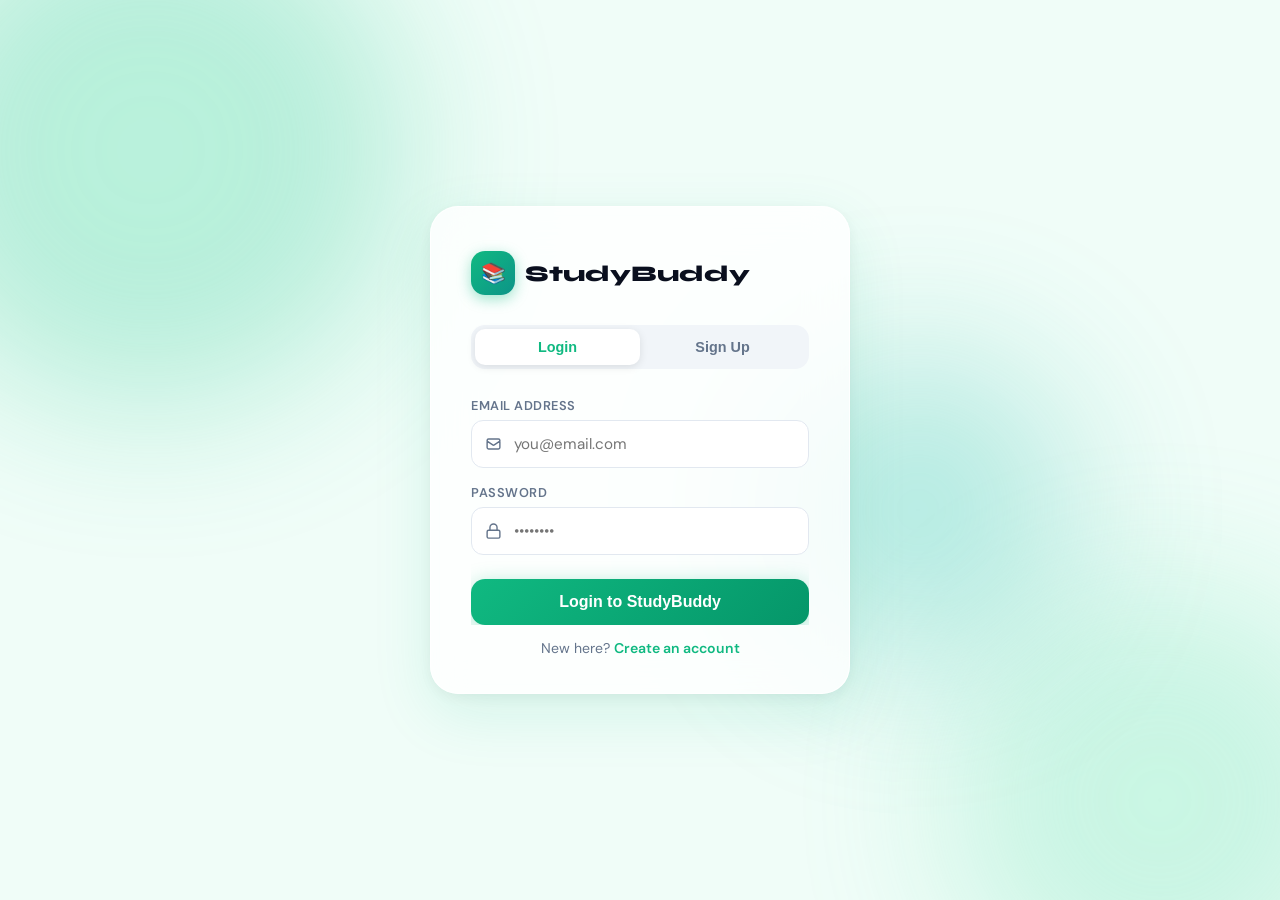
<file: login.html>
<!DOCTYPE html>
<html lang="en">
<head>
  <link rel="icon" type="image/png" href="logo.png">
<meta charset="UTF-8">
<meta name="viewport" content="width=device-width, initial-scale=1.0">
<title>StudyBuddy — Login</title>
<link href="https://fonts.googleapis.com/css2?family=Syne:wght@400;600;700;800&family=DM+Sans:wght@300;400;500;600&display=swap" rel="stylesheet">
<style>
*,*::before,*::after{box-sizing:border-box;margin:0;padding:0}
:root{
  --emerald:#10b981;--emerald-dark:#059669;--emerald-deep:#047857;
  --mint:#d1fae5;--teal:#0d9488;
  --ink:#0a0f1e;--ink-2:#1e293b;--muted:#64748b;
  --surface:#ffffff;--glass:rgba(255,255,255,0.7);
  --err:#ef4444;
}
body{
  font-family:'DM Sans',sans-serif;
  background:#f0fdf8;
  min-height:100vh;
  display:flex;align-items:center;justify-content:center;
  overflow:hidden;
  position:relative;
}

/* ---- ANIMATED BG ---- */
.bg-blobs{position:fixed;inset:0;z-index:0;pointer-events:none}
.blob{
  position:absolute;border-radius:50%;filter:blur(80px);opacity:.35;
  animation:drift 12s ease-in-out infinite alternate;
}
.blob1{width:500px;height:500px;background:radial-gradient(#6ee7b7,#10b981);top:-100px;left:-100px;animation-delay:0s}
.blob2{width:400px;height:400px;background:radial-gradient(#a7f3d0,#34d399);bottom:-100px;right:-80px;animation-delay:-4s}
.blob3{width:300px;height:300px;background:radial-gradient(#5eead4,#0d9488);top:40%;left:60%;animation-delay:-8s}
@keyframes drift{
  0%{transform:translate(0,0) scale(1)}
  100%{transform:translate(30px,20px) scale(1.06)}
}

/* ---- CARD ---- */
.card-wrap{
  position:relative;z-index:10;
  width:420px;max-width:96vw;
  animation:slideUp .7s cubic-bezier(.16,1,.3,1) both;
}
@keyframes slideUp{
  from{opacity:0;transform:translateY(40px)}
  to{opacity:1;transform:translateY(0)}
}
.card{
  background:rgba(255,255,255,0.82);
  backdrop-filter:blur(20px);
  border:1px solid rgba(255,255,255,0.9);
  border-radius:28px;
  padding:44px 40px 36px;
  box-shadow:0 20px 60px rgba(16,185,129,.12),0 4px 16px rgba(0,0,0,.06);
}

/* Logo */
.logo{
  display:flex;align-items:center;gap:10px;margin-bottom:30px;
}
.logo-icon{
  width:44px;height:44px;
  background:linear-gradient(135deg,#10b981,#0d9488);
  border-radius:14px;
  display:flex;align-items:center;justify-content:center;
  font-size:20px;
  box-shadow:0 4px 14px rgba(16,185,129,.4);
  animation:pulse 2.5s ease-in-out infinite;
}
@keyframes pulse{
  0%,100%{box-shadow:0 4px 14px rgba(16,185,129,.4)}
  50%{box-shadow:0 4px 24px rgba(16,185,129,.7)}
}
.logo-name{font-family:'Syne',sans-serif;font-size:1.4rem;font-weight:800;color:var(--ink)}

/* Mode Toggle Tabs */
.tabs{
  display:flex;background:#f1f5f9;border-radius:14px;padding:4px;margin-bottom:28px;
}
.tab{
  flex:1;padding:10px;text-align:center;font-weight:600;font-size:.9rem;
  border-radius:10px;cursor:pointer;border:none;background:transparent;
  color:var(--muted);transition:all .3s ease;
}
.tab.active{
  background:white;color:var(--emerald);
  box-shadow:0 2px 8px rgba(0,0,0,.1);
}

/* Fields */
.fields{overflow:hidden}
.field{
  margin-bottom:16px;
  animation:fadeIn .4s ease both;
}
@keyframes fadeIn{from{opacity:0;transform:translateY(8px)}to{opacity:1;transform:translateY(0)}}
.field label{
  display:block;font-size:.8rem;font-weight:600;
  color:var(--muted);letter-spacing:.04em;text-transform:uppercase;
  margin-bottom:6px;
}
.input-wrap{position:relative}
.input-wrap svg{
  position:absolute;left:14px;top:50%;transform:translateY(-50%);
  width:17px;height:17px;stroke:var(--muted);pointer-events:none;
}
.field input{
  width:100%;padding:13px 14px 13px 42px;
  border:1.5px solid #e2e8f0;border-radius:12px;
  font-family:'DM Sans',sans-serif;font-size:.95rem;
  background:white;color:var(--ink);
  outline:none;transition:border-color .2s,box-shadow .2s;
}
.field input:focus{
  border-color:var(--emerald);
  box-shadow:0 0 0 3px rgba(16,185,129,.15);
}
.field input.error{border-color:var(--err)}
.err-msg{
  font-size:.78rem;color:var(--err);margin-top:4px;
  display:none;
}
.err-msg.show{display:block}

/* CTA Button */
.btn{
  width:100%;padding:14px;
  background:linear-gradient(135deg,#10b981,#059669);
  color:white;font-weight:700;font-size:1rem;
  border:none;border-radius:14px;cursor:pointer;
  margin-top:8px;
  box-shadow:0 4px 20px rgba(16,185,129,.35);
  transition:transform .15s,box-shadow .15s;
  position:relative;overflow:hidden;
}
.btn::after{
  content:'';position:absolute;inset:0;
  background:rgba(255,255,255,.15);
  transform:translateX(-100%);
  transition:transform .4s ease;
}
.btn:hover::after{transform:translateX(100%)}
.btn:hover{transform:translateY(-2px);box-shadow:0 8px 28px rgba(16,185,129,.45)}
.btn:active{transform:translateY(0)}
.btn:disabled{opacity:.6;cursor:not-allowed}

/* Divider */
.divider{
  display:flex;align-items:center;gap:12px;margin:18px 0;
}
.divider span{font-size:.8rem;color:var(--muted)}
.divider::before,.divider::after{content:'';flex:1;height:1px;background:#e2e8f0}

/* Footer link */
.footer-link{
  text-align:center;font-size:.88rem;color:var(--muted);margin-top:14px;
}
.footer-link a{color:var(--emerald);font-weight:600;cursor:pointer;text-decoration:none}
.footer-link a:hover{text-decoration:underline}

/* Toast */
.toast{
  position:fixed;bottom:28px;left:50%;transform:translateX(-50%) translateY(100px);
  background:var(--ink);color:white;padding:14px 22px;
  border-radius:14px;font-size:.9rem;font-weight:500;
  transition:transform .4s cubic-bezier(.16,1,.3,1);
  z-index:999;white-space:nowrap;
}
.toast.show{transform:translateX(-50%) translateY(0)}
.toast.err{background:#dc2626}
.toast.ok{background:#059669}

/* Spinner */
.spinner{
  display:inline-block;width:18px;height:18px;
  border:2.5px solid rgba(255,255,255,.4);
  border-top-color:white;border-radius:50%;
  animation:spin .7s linear infinite;vertical-align:middle;margin-right:6px;
}
@keyframes spin{to{transform:rotate(360deg)}}
</style>
</head>
<body>

<div class="bg-blobs">
  <div class="blob blob1"></div>
  <div class="blob blob2"></div>
  <div class="blob blob3"></div>
</div>

<div class="card-wrap">
  <div class="card">

    <div class="logo">
      <div class="logo-icon">📚</div>
      <span class="logo-name">StudyBuddy</span>
    </div>

    <div class="tabs">
      <button class="tab active" id="tabLogin" onclick="switchTab('login')">Login</button>
      <button class="tab" id="tabSignup" onclick="switchTab('signup')">Sign Up</button>
    </div>

    <!-- LOGIN FORM -->
    <div id="loginForm" class="fields">
      <div class="field" style="animation-delay:.05s">
        <label>Email Address</label>
        <div class="input-wrap">
          <svg fill="none" viewBox="0 0 24 24" stroke-width="2"><path stroke-linecap="round" stroke-linejoin="round" d="M3 8l7.89 5.26a2 2 0 002.22 0L21 8M5 19h14a2 2 0 002-2V7a2 2 0 00-2-2H5a2 2 0 00-2 2v10a2 2 0 002 2z"/></svg>
          <input type="email" id="li_email" placeholder="you@email.com">
        </div>
        <div class="err-msg" id="li_email_err">Please enter a valid email</div>
      </div>
      <div class="field" style="animation-delay:.1s">
        <label>Password</label>
        <div class="input-wrap">
          <svg fill="none" viewBox="0 0 24 24" stroke-width="2"><rect x="3" y="11" width="18" height="11" rx="2" stroke-linecap="round"/><path stroke-linecap="round" d="M7 11V7a5 5 0 0110 0v4"/></svg>
          <input type="password" id="li_pass" placeholder="••••••••">
        </div>
        <div class="err-msg" id="li_pass_err">Password required</div>
      </div>
      <button class="btn" id="loginBtn" onclick="doLogin()">Login to StudyBuddy</button>
    </div>

    <!-- SIGNUP FORM -->
    <div id="signupForm" class="fields" style="display:none">
      <div class="field" style="animation-delay:.02s">
        <label>I am a...</label>
        <div class="tabs" style="margin-bottom:0; padding:4px;">
          <button type="button" class="tab active" id="roleStudent" onclick="selectRole('Student')">Student</button>
          <button type="button" class="tab" id="roleTeacher" onclick="selectRole('Teacher')">Teacher</button>
          <button type="button" class="tab" id="roleOrg" onclick="selectRole('Organisation')">Organisation</button>
        </div>
      </div>
      <div class="field" id="orgCodeField" style="display:none; animation-delay:.03s">
        <label>Organization Unique Code</label>
        <div class="input-wrap">
          <svg fill="none" viewBox="0 0 24 24" stroke-width="2"><path stroke-linecap="round" stroke-linejoin="round" d="M12 11c0 3.517-1.009 6.799-2.753 9.571m-3.44-2.04l.054-.09A13.916 13.916 0 008 11a4 4 0 118 0c0 1.017-.07 2.019-.203 3m-2.118 6.844A21.88 21.88 0 0015.171 17m3.839 1.132c.645-2.266.99-4.659.99-7.132A8 8 0 008 4.07M3 15.364c.64-1.319 1-2.8 1-4.364 0-1.457.39-2.823 1.07-4"/></svg>
          <input type="text" id="su_orgcode" placeholder="Enter code">
        </div>
        <div class="err-msg" id="su_orgcode_err">Code required</div>
      </div>
      <div class="field" style="animation-delay:.05s">
        <label>Full Name</label>
        <div class="input-wrap">
          <svg fill="none" viewBox="0 0 24 24" stroke-width="2"><circle cx="12" cy="8" r="4" stroke-linecap="round"/><path stroke-linecap="round" d="M4 20c0-4 3.6-7 8-7s8 3 8 7"/></svg>
          <input type="text" id="su_name" placeholder="Your full name">
        </div>
        <div class="err-msg" id="su_name_err">Name is required</div>
      </div>
      <div class="field" style="animation-delay:.1s">
        <label>Email Address</label>
        <div class="input-wrap">
          <svg fill="none" viewBox="0 0 24 24" stroke-width="2"><path stroke-linecap="round" stroke-linejoin="round" d="M3 8l7.89 5.26a2 2 0 002.22 0L21 8M5 19h14a2 2 0 002-2V7a2 2 0 00-2-2H5a2 2 0 00-2 2v10a2 2 0 002 2z"/></svg>
          <input type="email" id="su_email" placeholder="you@email.com">
        </div>
        <div class="err-msg" id="su_email_err">Valid email required</div>
      </div>
      <div class="field" style="animation-delay:.15s">
        <label>Password</label>
        <div class="input-wrap">
          <svg fill="none" viewBox="0 0 24 24" stroke-width="2"><rect x="3" y="11" width="18" height="11" rx="2" stroke-linecap="round"/><path stroke-linecap="round" d="M7 11V7a5 5 0 0110 0v4"/></svg>
          <input type="password" id="su_pass" placeholder="Min 6 characters">
        </div>
        <div class="err-msg" id="su_pass_err">At least 6 characters</div>
      </div>
      <button class="btn" id="signupBtn" onclick="doSignup()">Create Account</button>
    </div>

    <!-- VERIFY FORM -->
    <div id="verifyForm" class="fields" style="display:none">
      <div style="text-align:center; padding: 10px; margin-bottom:10px;">
        <span style="font-size: 2.5rem;">📱</span>
        <h3 style="margin: 8px 0; color:var(--ink); font-family:'Syne',sans-serif;">Verify Account</h3>
        <p style="font-size:0.85rem; color:var(--muted); line-height:1.4;">We sent a 4-digit code to your email.<br>Please enter it to verify.</p>
      </div>
      <div class="field" style="animation-delay:.05s">
        <label>4-Digit Code</label>
        <div class="input-wrap">
          <svg fill="none" viewBox="0 0 24 24" stroke-width="2"><path stroke-linecap="round" stroke-linejoin="round" d="M12 15v2m-6 4h12a2 2 0 002-2v-6a2 2 0 00-2-2H6a2 2 0 00-2 2v6a2 2 0 002 2zm10-10V7a4 4 0 00-8 0v4h8z"/></svg>
          <input type="text" id="su_code" placeholder="0000" maxlength="4" style="text-align:center; letter-spacing:8px; font-weight:700; font-size:1.2rem;">
        </div>
        <div class="err-msg" id="su_code_err">Invalid code</div>
      </div>
      <button class="btn" id="verifyBtn" onclick="doVerify()">Verify & Continue</button>
    </div>

    <div class="footer-link" id="footerLink">
      New here? <a onclick="switchTab('signup')">Create an account</a>
    </div>

  </div>
</div>

<div class="toast" id="toast"></div>

<script>
/* Auto-redirect if logged in */
if(localStorage.getItem('sb_current_user')){
  window.location.href='registration.html';
}

let selectedRole = 'Student';
function selectRole(role) {
  selectedRole = role;
  document.getElementById('roleStudent').classList.toggle('active', role === 'Student');
  document.getElementById('roleTeacher').classList.toggle('active', role === 'Teacher');
  document.getElementById('roleOrg').classList.toggle('active', role === 'Organisation');
  const orgField = document.getElementById('orgCodeField');
  if(orgField) {
    orgField.style.display = role === 'Organisation' ? 'block' : 'none';
    orgField.style.animation = 'none';
    if(role === 'Organisation') {
      setTimeout(()=>orgField.style.animation = 'fadeIn .4s ease both', 10);
    }
  }
}

function switchTab(mode){
  const isLogin = mode==='login';
  document.getElementById('tabLogin').classList.toggle('active',isLogin);
  document.getElementById('tabSignup').classList.toggle('active',!isLogin);
  const lf=document.getElementById('loginForm');
  const sf=document.getElementById('signupForm');
  const fl=document.getElementById('footerLink');

  if(isLogin){
    sf.style.display='none';
    lf.style.display='block';
    lf.querySelectorAll('.field').forEach((f,i)=>{f.style.animation='none';setTimeout(()=>{f.style.animation=`fadeIn .4s ease ${i*0.05}s both`},10)});
    fl.innerHTML='New here? <a onclick="switchTab(\'signup\')">Create an account</a>';
  }else{
    lf.style.display='none';
    sf.style.display='block';
    sf.querySelectorAll('.field').forEach((f,i)=>{f.style.animation='none';setTimeout(()=>{f.style.animation=`fadeIn .4s ease ${i*0.05}s both`},10)});
    fl.innerHTML='Already have an account? <a onclick="switchTab(\'login\')">Login</a>';
  }
}

function toast(msg,type='ok'){
  const t=document.getElementById('toast');
  t.textContent=msg;
  t.className='toast show '+(type==='err'?'err':'ok');
  setTimeout(()=>t.className='toast',3000);
}

function setLoading(btn,loading){
  btn.disabled=loading;
  if(loading) btn.innerHTML='<span class="spinner"></span> Please wait...';
}

function clearErrors(){
  document.querySelectorAll('.err-msg').forEach(e=>e.classList.remove('show'));
  document.querySelectorAll('input').forEach(i=>i.classList.remove('error'));
}

function showErr(id,msg){
  const inp=document.getElementById(id);
  const err=document.getElementById(id+'_err');
  inp.classList.add('error');
  if(msg) err.textContent=msg;
  err.classList.add('show');
}

function doLogin(){
  clearErrors();
  const email=document.getElementById('li_email').value.trim();
  const pass=document.getElementById('li_pass').value;
  let ok=true;
  if(!email||!/\S+@\S+\.\S+/.test(email)){showErr('li_email');ok=false}
  if(!pass){showErr('li_pass');ok=false}
  if(!ok) return;

  const btn=document.getElementById('loginBtn');
  setLoading(btn,true);

  setTimeout(()=>{
    const users=JSON.parse(localStorage.getItem('sb_users')||'[]');
    const user=users.find(u=>u.email===email&&u.password===pass);
    if(!user){
      toast('Invalid email or password','err');
      btn.textContent='Login to StudyBuddy';
      btn.disabled=false;
      return;
    }
    localStorage.setItem('sb_current_user',JSON.stringify(user));
    toast('Welcome back, '+user.name+'! 🎉');
    setTimeout(()=>{
      if(!user.subjects||user.subjects.length===0)
        window.location.href='registration.html';
      else window.location.href='index.html';
    },1000);
  },800);
}

function doSignup(){
  clearErrors();
  const name=document.getElementById('su_name').value.trim();
  const email=document.getElementById('su_email').value.trim();
  const pass=document.getElementById('su_pass').value;
  let ok=true;
  if(!name){showErr('su_name','Full name is required');ok=false}
  if(!email||!/\S+@\S+\.\S+/.test(email)){showErr('su_email','Valid email required');ok=false}
  if(!pass||pass.length<6){showErr('su_pass','At least 6 characters');ok=false}
  
  let orgCode = '';
  if(selectedRole === 'Organisation') {
    orgCode = document.getElementById('su_orgcode').value.trim();
    if(!orgCode) { showErr('su_orgcode', 'Organization code required'); ok=false; }
  }
  if(!ok) return;

  const users=JSON.parse(localStorage.getItem('sb_users')||'[]');
  if(users.find(u=>u.email===email)){
    toast('This email is already registered','err');
    showErr('su_email','Email already in use');
    return;
  }

  const btn=document.getElementById('signupBtn');
  setLoading(btn,true);

  setTimeout(()=>{
    document.getElementById('signupForm').style.display='none';
    document.getElementById('footerLink').style.display='none';
    document.querySelector('.tabs').style.display='none';
    
    const vf = document.getElementById('verifyForm');
    vf.style.display='block';
    vf.querySelectorAll('.field').forEach((f,i)=>{f.style.animation='none';setTimeout(()=>{f.style.animation=`fadeIn .4s ease ${i*0.05}s both`},10)});
    
    toast('Verification code sent! 🚀');
    btn.textContent='Create Account';
    btn.disabled=false;

    window.pendingUser = {name,email,password:pass, role:selectedRole, orgCode, subjects:[]};
  },800);
}

function doVerify(){
  clearErrors();
  const code = document.getElementById('su_code').value.trim();
  if(!code || code.length < 4){
    showErr('su_code', 'Please enter 4 digits'); return;
  }
  
  const btn = document.getElementById('verifyBtn');
  setLoading(btn, true);
  
  setTimeout(()=>{
    const users=JSON.parse(localStorage.getItem('sb_users')||'[]');
    users.push(window.pendingUser);
    localStorage.setItem('sb_users',JSON.stringify(users));
    localStorage.setItem('sb_current_user',JSON.stringify(window.pendingUser));
    
    toast('Verification successful! 🎉');
    setTimeout(()=>window.location.href='registration.html',1000);
  }, 1000);
}
</script>
</body>
</html>
</file>
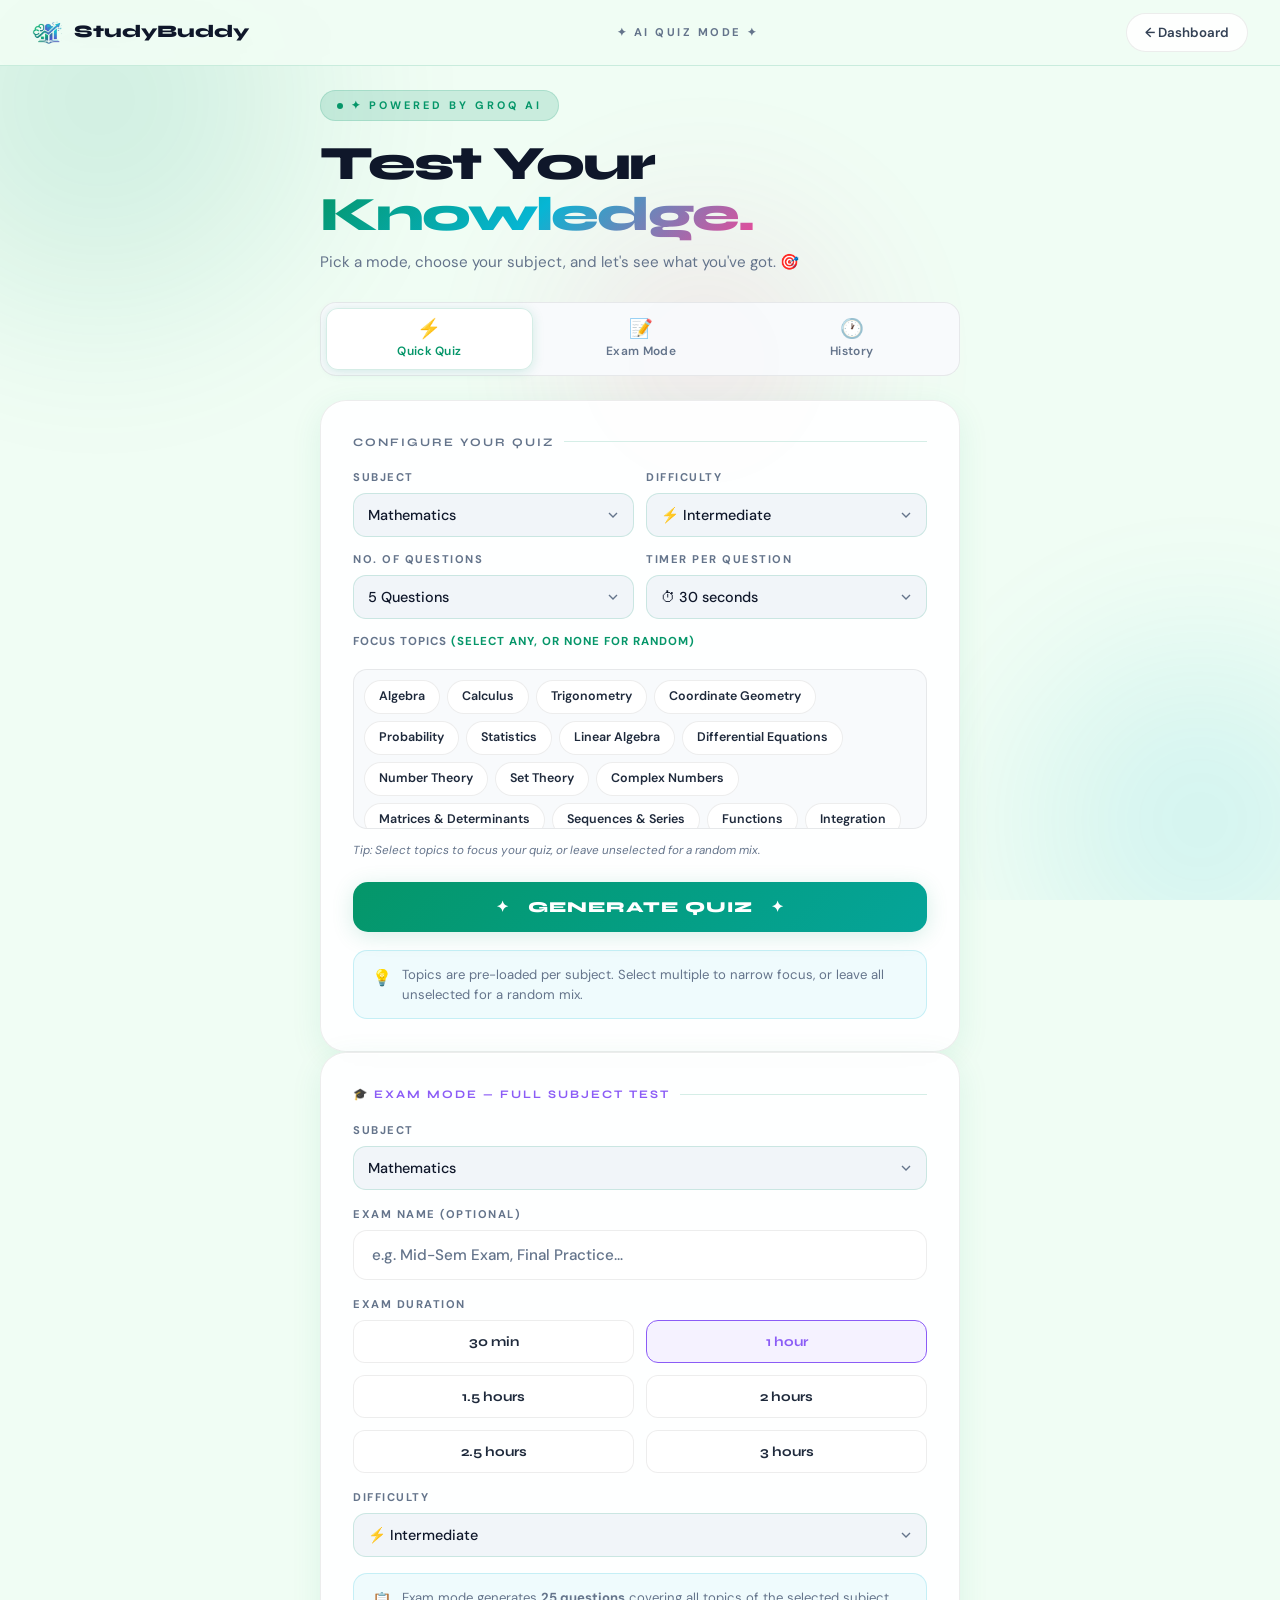
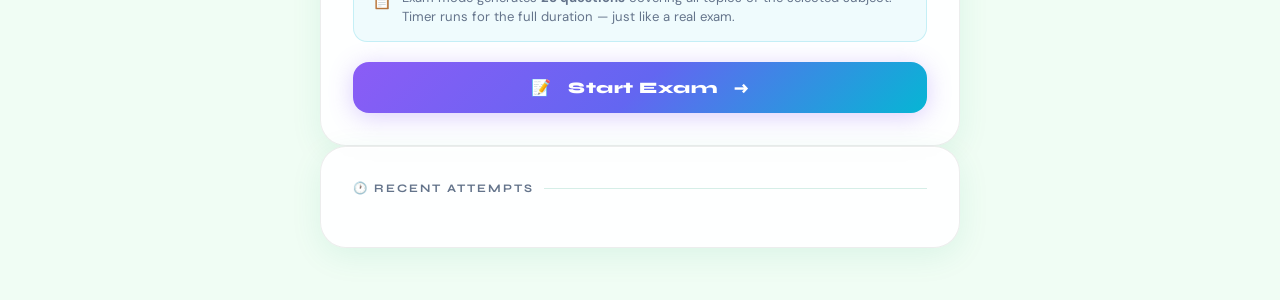
<file: quiz.html>
<!DOCTYPE html>
<html lang="en">
<head>
  <link rel="icon" type="image/png" href="logo.png">
  <meta charset="UTF-8" />
  <meta name="viewport" content="width=device-width, initial-scale=1.0" />
  <title>StudyBuddy Quiz | Chitkara University</title>

  <script>
    (function () {
      try {
        const t = localStorage.getItem('theme') || 'green';
        document.documentElement.setAttribute('data-theme', t);
      } catch (e) {}
    })();
  </script>

  <link rel="preconnect" href="https://fonts.googleapis.com" />
  <link rel="preconnect" href="https://fonts.gstatic.com" crossorigin />
  <link href="https://fonts.googleapis.com/css2?family=Syne:wght@400;600;700;800&family=DM+Sans:opsz,wght@9..40,300;9..40,400;9..40,500;9..40,600;9..40,700&display=swap" rel="stylesheet" />
  <link rel="stylesheet" href="quiz.css" />

  <style>
    .screen.hidden { display: none !important; }
    body { opacity: 0; animation: bodyIn 0.45s 0.1s ease forwards; }
    @keyframes bodyIn { to { opacity: 1; } }

    /* ── Mode Tabs ── */
    .mode-tabs { display: flex; gap: 6px; margin-bottom: 24px; padding: 5px; background: var(--surface-alt); border-radius: 16px; border: 1px solid var(--border-soft); }
    .mode-tab {
      flex: 1; display: flex; flex-direction: column; align-items: center; gap: 4px;
      padding: 10px 8px; border-radius: 12px; border: none; background: transparent;
      color: var(--text-muted); font-family: 'DM Sans', sans-serif; font-size: 0.75rem;
      font-weight: 600; cursor: pointer; transition: all 0.25s; letter-spacing: 0.3px;
    }
    .mode-tab .tab-icon { font-size: 1.2rem; line-height: 1; }
    .mode-tab.active {
      background: var(--surface); color: var(--primary);
      box-shadow: 0 2px 12px var(--primary-glow); border: 1px solid var(--border);
    }

    /* ── Config extras ── */
    .config-tip {
      display: flex; align-items: flex-start; gap: 10px;
      margin-top: 18px; padding: 14px 18px; border-radius: 14px;
      background: rgba(6,182,212,0.06); border: 1px solid rgba(6,182,212,0.18);
      font-size: 0.82rem; color: var(--text-muted); line-height: 1.5;
    }
    .config-tip-icon { font-size: 1rem; flex-shrink: 0; margin-top: 1px; }

    /* ── Topic multi-select chip grid ── */
    .topic-chips-wrapper {
      margin-top: 8px; max-height: 160px; overflow-y: auto;
      padding: 10px; border-radius: 14px;
      border: 1px solid var(--border-soft); background: var(--surface-alt);
      display: flex; flex-wrap: wrap; gap: 7px;
      scrollbar-width: thin;
    }
    .topic-chip {
      padding: 6px 14px; border-radius: 50px; font-size: 0.78rem; font-weight: 600;
      border: 1.5px solid var(--border-soft); background: var(--opt-bg);
      color: var(--opt-text); cursor: pointer; transition: all 0.2s;
      user-select: none; white-space: nowrap;
    }
    .topic-chip:hover { border-color: var(--primary); color: var(--primary); background: var(--primary-glow); }
    .topic-chip.selected { background: var(--primary); color: #fff; border-color: var(--primary); box-shadow: 0 2px 10px var(--primary-glow); }
    .topic-chips-label { font-size: 0.72rem; font-weight: 700; color: var(--text-muted); text-transform: uppercase; letter-spacing: 1px; margin-bottom: 4px; }
    .chip-hint { font-size: 0.73rem; color: var(--text-muted); margin-top: 6px; font-style: italic; }

    /* ── Exam mode config ── */
    .exam-config-section { display: flex; flex-direction: column; gap: 16px; }
    .exam-name-input {
      width: 100%; padding: 14px 18px; border-radius: 14px;
      border: 1.5px solid var(--border-soft); background: var(--opt-bg);
      color: var(--opt-text); font-family: 'DM Sans', sans-serif; font-size: 0.95rem;
      font-weight: 500; outline: none; transition: border-color 0.2s;
    }
    .exam-name-input:focus { border-color: var(--purple); box-shadow: 0 0 0 3px rgba(139,92,246,0.1); }
    .exam-name-input::placeholder { color: var(--text-muted); }
    .exam-duration-grid { display: grid; grid-template-columns: 1fr 1fr; gap: 12px; }
    .exam-duration-btn {
      padding: 12px; border-radius: 12px; border: 1.5px solid var(--border-soft);
      background: var(--opt-bg); color: var(--opt-text); font-weight: 700;
      font-size: 0.85rem; cursor: pointer; transition: all 0.2s; font-family: 'Syne', sans-serif;
    }
    .exam-duration-btn:hover, .exam-duration-btn.selected {
      border-color: var(--purple); background: rgba(139,92,246,0.08); color: var(--purple);
    }
    .exam-generate-btn {
      width: 100%; padding: 16px; border-radius: 16px; border: none;
      background: linear-gradient(135deg, var(--purple), #6366f1, var(--cyan));
      color: #fff; font-family: 'Syne', sans-serif; font-weight: 800;
      font-size: 1rem; cursor: pointer; letter-spacing: 0.5px;
      box-shadow: 0 4px 24px rgba(139,92,246,0.3);
      transition: all 0.3s; margin-top: 4px;
    }
    .exam-generate-btn:hover { transform: translateY(-2px); box-shadow: 0 8px 32px rgba(139,92,246,0.4); }

    /* ── Recent Quizzes panel ── */
    .recent-panel {
      margin-top: 20px; border-radius: 18px;
      border: 1px solid var(--border-soft); overflow: hidden;
      background: var(--surface-alt);
    }
    .recent-panel-header {
      display: flex; align-items: center; justify-content: space-between;
      padding: 14px 20px; cursor: pointer;
      border-bottom: 1px solid var(--border-soft);
      background: var(--surface);
    }
    .recent-panel-title { font-family: 'Syne', sans-serif; font-weight: 700; font-size: 0.85rem; color: var(--text); display: flex; align-items: center; gap: 8px; }
    .recent-panel-toggle { font-size: 0.75rem; color: var(--text-muted); transition: transform 0.3s; }
    .recent-panel.open .recent-panel-toggle { transform: rotate(180deg); }
    .recent-list { padding: 12px; display: flex; flex-direction: column; gap: 8px; max-height: 320px; overflow-y: auto; }
    .recent-item {
      display: flex; align-items: center; gap: 12px;
      padding: 12px 14px; border-radius: 12px;
      border: 1px solid var(--border-soft); background: var(--opt-bg);
      transition: border-color 0.2s;
    }
    .recent-item:hover { border-color: var(--primary); }
    .recent-score-circle {
      width: 42px; height: 42px; border-radius: 50%; flex-shrink: 0;
      display: flex; align-items: center; justify-content: center;
      font-family: 'Syne', sans-serif; font-weight: 800; font-size: 0.78rem;
    }
    .recent-score-circle.pass { background: rgba(16,185,129,0.12); color: var(--green); border: 2px solid rgba(16,185,129,0.3); }
    .recent-score-circle.fail { background: rgba(239,68,68,0.1); color: var(--red); border: 2px solid rgba(239,68,68,0.25); }
    .recent-score-circle.exam { background: rgba(139,92,246,0.12); color: var(--purple); border: 2px solid rgba(139,92,246,0.3); }
    .recent-meta { flex: 1; min-width: 0; }
    .recent-subject { font-weight: 700; font-size: 0.84rem; color: var(--text); white-space: nowrap; overflow: hidden; text-overflow: ellipsis; }
    .recent-detail { font-size: 0.72rem; color: var(--text-muted); margin-top: 2px; }
    .recent-badge { display: flex; flex-direction: column; align-items: flex-end; gap: 3px; }
    .recent-time-tag { font-size: 0.68rem; font-weight: 600; color: var(--text-muted); white-space: nowrap; }
    .recent-type-tag { font-size: 0.65rem; font-weight: 700; padding: 2px 8px; border-radius: 50px; }
    .recent-type-tag.quiz-tag { background: var(--primary-glow); color: var(--primary); }
    .recent-type-tag.exam-tag { background: rgba(139,92,246,0.12); color: var(--purple); }
    .no-recent { text-align: center; padding: 24px; color: var(--text-muted); font-size: 0.85rem; }

    /* ── Skeleton ── */
    .opt-skeleton {
      height: 54px; border-radius: 14px;
      background: linear-gradient(90deg, rgba(255,255,255,0.04) 25%, rgba(255,255,255,0.07) 50%, rgba(255,255,255,0.04) 75%);
      background-size: 200% 100%; animation: skeletonShimmer 1.4s infinite; margin-bottom: 9px;
    }
    @keyframes skeletonShimmer { 0%{background-position:200% 0} 100%{background-position:-200% 0} }
    .result-divider { width: 100%; height: 1px; background: linear-gradient(90deg, transparent, rgba(255,255,255,0.07), transparent); margin: 24px 0; }

    /* ── Exam mode quiz topbar ── */
    .exam-topbar-badge {
      display: inline-flex; align-items: center; gap: 6px;
      padding: 5px 14px; border-radius: 50px; font-size: 0.72rem; font-weight: 700;
      background: rgba(139,92,246,0.12); color: var(--purple);
      border: 1px solid rgba(139,92,246,0.25); letter-spacing: 0.5px;
    }
    .exam-big-timer {
      font-family: 'Syne', sans-serif; font-size: 1.3rem; font-weight: 800;
      color: var(--purple); text-align: center; margin-bottom: 12px;
      letter-spacing: 2px;
    }
    .exam-big-timer.warning { color: var(--amber); }
    .exam-big-timer.danger { color: var(--red); animation: timerPulse 0.5s infinite; }
    @keyframes timerPulse { 0%,100%{opacity:1} 50%{opacity:0.6} }

    /* ── Quiz start animation overlay ── */
    .quiz-start-overlay {
      position: fixed; inset: 0; z-index: 500;
      display: flex; align-items: center; justify-content: center;
      background: var(--bg); flex-direction: column; gap: 16px;
    }
    .quiz-start-overlay.hidden { display: none; }
    .start-countdown {
      font-family: 'Syne', sans-serif; font-size: 8rem; font-weight: 800;
      color: var(--primary); animation: countPop 0.8s ease;
      text-shadow: 0 0 60px var(--primary-glow);
    }
    @keyframes countPop { 0%{transform:scale(2);opacity:0} 50%{transform:scale(0.9)} 100%{transform:scale(1);opacity:1} }
    .start-go { font-family: 'Syne', sans-serif; font-size: 4rem; font-weight: 800; color: var(--green); }
    .start-label { font-size: 1rem; color: var(--text-muted); font-weight: 600; }
    .start-subject-tag {
      padding: 8px 20px; border-radius: 50px;
      background: var(--primary-glow); border: 1px solid var(--border);
      font-weight: 700; color: var(--primary); font-size: 0.9rem;
    }

    @media (max-width: 480px) {
      .quiz-topbar { gap: 8px; }
      .q-timer-badge span:not(.timer-led) { font-size: 0.8rem; }
      .topic-chips-wrapper { max-height: 120px; }
    }
  </style>
</head>

<body>

<!-- ANIMATED BG -->
<div class="bg-orbs" aria-hidden="true">
  <div class="orb orb-1"></div>
  <div class="orb orb-2"></div>
  <div class="orb orb-3"></div>
</div>

<!-- QUIZ START OVERLAY (countdown) -->
<div class="quiz-start-overlay hidden" id="startOverlay" aria-hidden="true">
  <div class="start-subject-tag" id="startSubjectTag">Mathematics</div>
  <div class="start-countdown" id="startCountdown">3</div>
  <div class="start-label" id="startLabel">Get ready…</div>
</div>

<!-- NAVBAR -->
<nav class="quiz-nav" role="navigation" aria-label="Quiz navigation">
  <a href="index.html" class="nav-brand" aria-label="StudyBuddy home">
    <!-- <div class="nav-brand-icon" aria-hidden="true">B</div> -->
    <img src="logo.png" width="30px" height="30px">
    StudyBuddy
  </a>
  <div class="nav-center" aria-hidden="true">✦ AI Quiz Mode ✦</div>
  <a href="index.html" class="back-btn">← Dashboard</a>
</nav>


<!-- ════════════ SCREEN 1 — CONFIG ════════════ -->
<div class="screen" id="configScreen" role="main">
  <div class="config-container">

    <div class="config-eyebrow">✦ Powered by GROQ AI</div>

    <h1 class="config-title">
      Test Your<br>
      <span class="gradient-text">Knowledge.</span>
    </h1>
    <p class="config-sub">
      Pick a mode, choose your subject, and let's see what you've got. 🎯
    </p>

    <!-- MODE TABS -->
    <div class="mode-tabs" role="tablist" aria-label="Quiz mode">
      <button class="mode-tab active" id="tab-quiz" onclick="switchMode('quiz')" role="tab" aria-selected="true">
        <span class="tab-icon">⚡</span>
        Quick Quiz
      </button>
      <button class="mode-tab" id="tab-exam" onclick="switchMode('exam')" role="tab" aria-selected="false">
        <span class="tab-icon">📝</span>
        Exam Mode
      </button>
      <button class="mode-tab" id="tab-recent" onclick="switchMode('recent')" role="tab" aria-selected="false">
        <span class="tab-icon">🕐</span>
        History
      </button>
    </div>

    <!-- QUIZ CONFIG CARD -->
    <div class="config-card" id="quizConfigPanel">
      <div class="config-card-header">Configure Your Quiz</div>

      <div class="config-grid">
        <div class="config-field">
          <label class="config-label" for="quizSubject">Subject</label>
          <select class="config-select" id="quizSubject" aria-label="Select subject">
            <option>Loading subjects…</option>
          </select>
        </div>
        <div class="config-field">
          <label class="config-label" for="quizDifficulty">Difficulty</label>
          <select class="config-select" id="quizDifficulty">
            <option value="beginner">🌱 Beginner</option>
            <option value="intermediate" selected>⚡ Intermediate</option>
            <option value="advanced">🔥 Advanced</option>
          </select>
        </div>
      </div>

      <div class="config-grid">
        <div class="config-field">
          <label class="config-label" for="quizCount">No. of Questions</label>
          <select class="config-select" id="quizCount">
            <option value="3">3 Questions</option>
            <option value="5" selected>5 Questions</option>
            <option value="8">8 Questions</option>
            <option value="10">10 Questions</option>
            <option value="15">15 Questions</option>
            <option value="20">20 Questions</option>
            <option value="25">25 Questions</option>
          </select>
        </div>
        <div class="config-field">
          <label class="config-label">Timer per Question</label>
          <select class="config-select" id="quizTimer">
            <option value="15">⚡ 15 seconds</option>
            <option value="30" selected>⏱ 30 seconds</option>
            <option value="45">🕐 45 seconds</option>
            <option value="60">🕑 60 seconds</option>
          </select>
        </div>
      </div>

      <!-- TOPIC CHIP SELECTOR -->
      <div class="config-field" style="margin-top: 4px;">
        <div class="topic-chips-label">Focus Topics <span style="color:var(--primary)">(select any, or none for random)</span></div>
        <div class="topic-chips-wrapper" id="topicChipsContainer">
          <span style="color:var(--text-muted);font-size:0.8rem;">Select a subject first…</span>
        </div>
        <div class="chip-hint" id="chipHint">Tip: Select multiple topics to focus your quiz on specific areas.</div>
      </div>

      <button class="generate-btn" onclick="generateQuiz()" aria-label="Generate quiz">
        ✦ &nbsp; Generate Quiz &nbsp; ✦
      </button>

      <div class="error-msg" id="errorMsg" role="alert" aria-live="polite"></div>

      <div class="config-tip">
        <span class="config-tip-icon">💡</span>
        <span>Topics are pre-loaded per subject. Select multiple to narrow focus, or leave all unselected for a random mix.</span>
      </div>
    </div>

    <!-- EXAM CONFIG CARD -->
    <div class="config-card hidden" id="examConfigPanel">
      <div class="config-card-header" style="color:var(--purple);">🎓 Exam Mode — Full Subject Test</div>

      <div class="exam-config-section">
        <div class="config-field">
          <label class="config-label" for="examSubject">Subject</label>
          <select class="config-select" id="examSubject">
            <option>Loading subjects…</option>
          </select>
        </div>

        <div class="config-field">
          <label class="config-label" for="examName">Exam Name (optional)</label>
          <input type="text" class="exam-name-input" id="examName" placeholder="e.g. Mid-Sem Exam, Final Practice…" maxlength="60" />
        </div>

        <div class="config-field">
          <label class="config-label">Exam Duration</label>
          <div class="exam-duration-grid">
            <button class="exam-duration-btn" data-mins="30" onclick="selectDuration(this)">30 min</button>
            <button class="exam-duration-btn selected" data-mins="60" onclick="selectDuration(this)">1 hour</button>
            <button class="exam-duration-btn" data-mins="90" onclick="selectDuration(this)">1.5 hours</button>
            <button class="exam-duration-btn" data-mins="120" onclick="selectDuration(this)">2 hours</button>
            <button class="exam-duration-btn" data-mins="150" onclick="selectDuration(this)">2.5 hours</button>
            <button class="exam-duration-btn" data-mins="180" onclick="selectDuration(this)">3 hours</button>
          </div>
        </div>

        <div class="config-field">
          <label class="config-label" for="examDifficulty">Difficulty</label>
          <select class="config-select" id="examDifficulty">
            <option value="beginner">🌱 Beginner</option>
            <option value="intermediate" selected>⚡ Intermediate</option>
            <option value="advanced">🔥 Advanced</option>
          </select>
        </div>

        <div class="config-tip" style="margin-top:0;">
          <span class="config-tip-icon">📋</span>
          <span>Exam mode generates <strong>25 questions</strong> covering all topics of the selected subject. Timer runs for the full duration — just like a real exam.</span>
        </div>

        <button class="exam-generate-btn" onclick="generateExam()">
          📝 &nbsp; Start Exam &nbsp; →
        </button>
        <div class="error-msg" id="examErrorMsg" role="alert" aria-live="polite"></div>
      </div>
    </div>

    <!-- RECENT HISTORY CARD -->
    <div class="config-card hidden" id="recentPanel">
      <div class="config-card-header">🕐 Recent Attempts</div>
      <div id="recentListContainer"></div>
    </div>

  </div>
</div>


<!-- ════════════ SCREEN 2 — LOADING ════════════ -->
<div class="screen hidden" id="loadingScreen" role="status" aria-label="Generating quiz, please wait">
  <div class="loading-wrapper">
    <div class="loading-rings" aria-hidden="true">
      <div class="loading-ring"></div>
      <div class="loading-ring"></div>
      <div class="loading-ring"></div>
    </div>
    <div class="loading-title" id="loadingText">Cooking up your quiz…</div>
    <div class="loading-sub" id="loadingSub">Powered by GROQ AI &nbsp;✦&nbsp; Hold tight</div>
    <div class="loading-dots" aria-hidden="true">
      <span></span><span></span><span></span>
    </div>
  </div>
</div>


<!-- ════════════ SCREEN 3 — QUIZ ════════════ -->
<div class="screen hidden" id="quizScreen" role="main">
  <div class="quiz-wrapper">

    <!-- Exam timer (shown only in exam mode) -->
    <div class="exam-big-timer hidden" id="examBigTimer" aria-live="polite">60:00</div>

    <div class="quiz-topbar">
      <div class="q-counter" id="qCounter" aria-label="Question progress">
        Q<span class="hi">1</span> of <span class="hi">5</span>
      </div>
      <div class="progress-track" role="progressbar" aria-valuenow="0" aria-valuemin="0" aria-valuemax="100">
        <div class="progress-fill" id="progressFill" style="width: 0%"></div>
      </div>
      <div class="q-timer-badge" id="qTimerBadge" aria-label="Time remaining">
        <div class="timer-led" aria-hidden="true"></div>
        <span id="timerText">0:30</span>
      </div>
    </div>

    <div class="question-card" id="questionCard">
      <div class="q-meta" aria-label="Question metadata">
        <span class="q-tag subject" id="qSubjectTag">Subject</span>
        <span class="q-tag difficulty" id="qDiffTag">Intermediate</span>
        <span class="q-tag topic" id="qTopicTag">All Topics</span>
      </div>

      <div class="q-text" id="qText" role="heading" aria-level="2">
        <div class="opt-skeleton" style="width:85%;height:22px;border-radius:6px;margin-bottom:8px"></div>
        <div class="opt-skeleton" style="width:60%;height:22px;border-radius:6px"></div>
      </div>

      <div class="options-grid" id="optionsGrid" role="group" aria-label="Answer options">
        <div class="opt-skeleton"></div>
        <div class="opt-skeleton"></div>
        <div class="opt-skeleton"></div>
        <div class="opt-skeleton"></div>
      </div>

      <div class="feedback-panel" id="feedbackPanel" role="alert" aria-live="polite"></div>
    </div>

    <div class="quiz-bottombar">
      <div class="score-badge" aria-label="Current score">
        Score:&nbsp;
        <span class="score-val" id="scoreVal">0</span>
        <span style="color:var(--text-muted);font-size:0.8rem;">/&nbsp;<span id="totalQ">5</span></span>
      </div>
      <button class="next-btn" id="nextBtn" onclick="nextQuestion()" aria-label="Next question">
        Next Question →
      </button>
    </div>

  </div>
</div>


<!-- ════════════ SCREEN 4 — RESULTS ════════════ -->
<div class="screen hidden" id="resultsScreen" role="main" aria-label="Quiz results">
  <div class="results-wrapper">
    <div class="results-card" id="resultsCard">

      <span class="result-emoji-wrap" id="resultEmoji" aria-hidden="true">🎉</span>
      <div class="result-headline pass" id="resultHeadline">PASSED!</div>
      <div class="result-big-score pass" id="resultBigScore" aria-label="Final score">85%</div>
      <div class="result-tagline" id="resultTagline"></div>

      <div class="result-divider" aria-hidden="true"></div>

      <div class="stats-row" role="list">
        <div class="stat-box" role="listitem">
          <div class="stat-num g" id="statCorrect">0</div>
          <div class="stat-label">Correct</div>
        </div>
        <div class="stat-box" role="listitem">
          <div class="stat-num r" id="statWrong">0</div>
          <div class="stat-label">Wrong</div>
        </div>
        <div class="stat-box" role="listitem">
          <div class="stat-num p" id="statPct">0%</div>
          <div class="stat-label">Score</div>
        </div>
      </div>

      <div class="weak-section" id="weakSection" style="display:none">
        <div class="weak-section-title">⚠️ Topics to Review</div>
        <div class="weak-tags" id="weakTags"></div>
      </div>

      <div class="result-divider" aria-hidden="true"></div>

      <div class="result-actions">
        <button class="res-btn ghost" onclick="retryQuiz()">↺ &nbsp;Try Again</button>
        <button class="res-btn solid" onclick="goToDashboard()">Dashboard →</button>
      </div>

    </div>
  </div>
</div>


<!-- ════════════ SCREEN 5 — EXAM RESULTS ════════════ -->
<div class="screen hidden" id="examResultsScreen" role="main" aria-label="Exam results">
  <div class="exam-results-wrapper">
    <div class="exam-results-card">

      <div class="exam-result-badge">📝 Exam Results</div>
      <div class="exam-name-display" id="examNameDisplay">Mid-Sem Practice</div>
      <div class="exam-score-display" id="examScoreDisplay" aria-label="Exam score">0%</div>
      <div class="exam-time-used" id="examTimeUsed"></div>

      <div class="prep-level-section">
        <div class="prep-level-title">Preparation Level</div>
        <div class="prep-levels-track" id="prepLevelsTrack" aria-label="Preparation level bars">
          <!-- Rendered by JS -->
        </div>
        <div style="margin-top:30px;">
          <div class="prep-level-badge" id="prepLevelBadge">Good</div>
          <div class="prep-level-sub" id="prepLevelSub">You're on the right track.</div>
        </div>
        <div class="prep-bar-outer">
          <div class="prep-bar-fill" id="prepBarFill" style="width:0%"></div>
        </div>
        <div class="prep-bar-pct" id="prepBarPct">0%</div>

        <div class="prep-metrics">
          <div class="prep-metric">
            <div class="prep-metric-val" id="pmCorrect">0</div>
            <div class="prep-metric-lbl">Correct</div>
          </div>
          <div class="prep-metric">
            <div class="prep-metric-val" id="pmWrong" style="color:var(--red)">0</div>
            <div class="prep-metric-lbl">Wrong</div>
          </div>
          <div class="prep-metric">
            <div class="prep-metric-val" id="pmTime">0m</div>
            <div class="prep-metric-lbl">Time Used</div>
          </div>
        </div>
      </div>

      <div class="weak-section" id="examWeakSection" style="display:none">
        <div class="weak-section-title">⚠️ Topics to Revise</div>
        <div class="weak-tags" id="examWeakTags"></div>
      </div>

      <div class="exam-actions">
        <button class="res-btn ghost" onclick="retryQuiz()">↺ &nbsp;Try Again</button>
        <button class="res-btn solid" style="background:linear-gradient(135deg,var(--purple),#6366f1,var(--cyan));" onclick="goToDashboard()">Dashboard →</button>
      </div>

    </div>
  </div>
</div>


<canvas id="confettiCanvas" aria-hidden="true"></canvas>

<script src="quiz.js"></script>

</body>
</html>
</file>
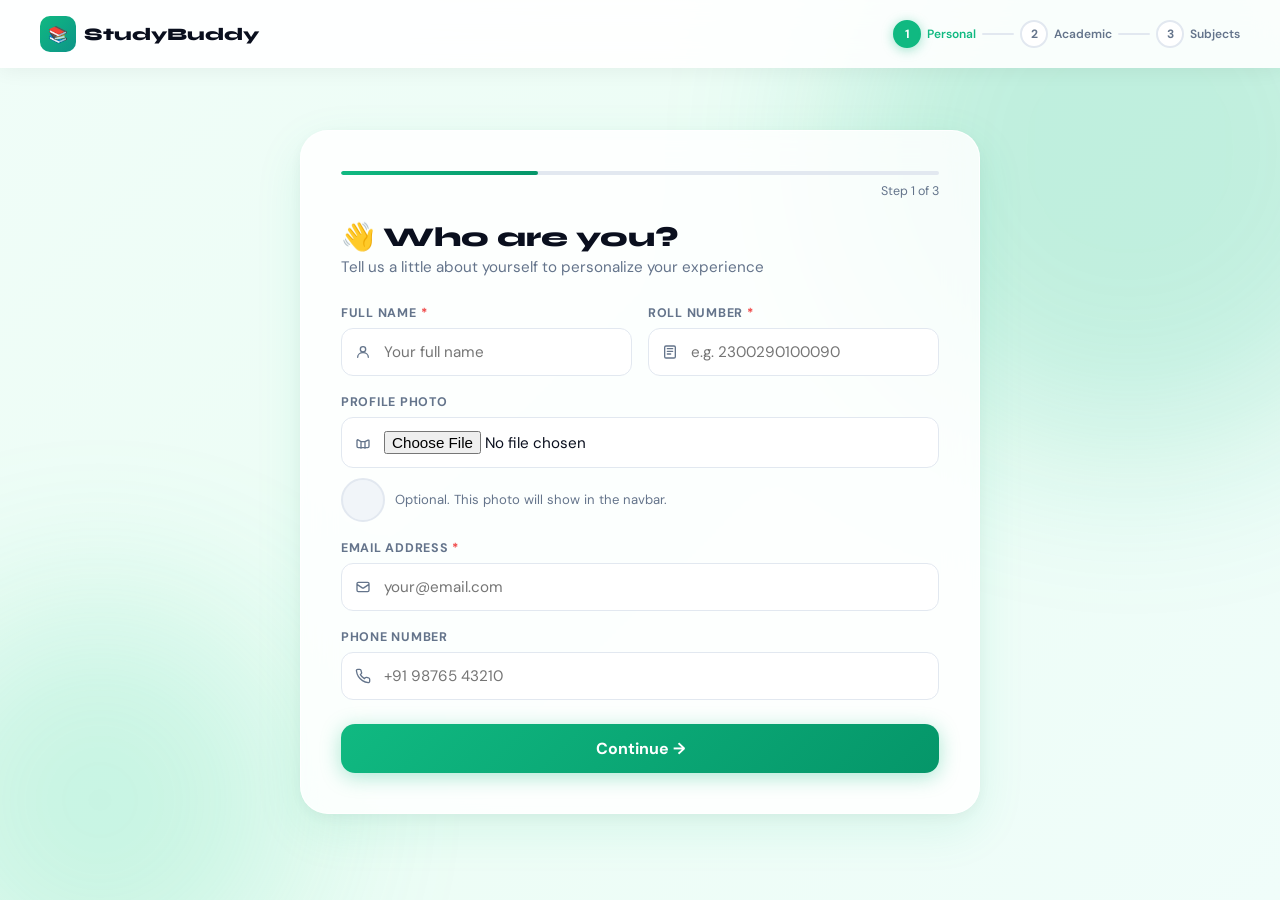
<file: registration.html>
<!DOCTYPE html>
<html lang="en">
<head>
  <link rel="icon" type="image/png" href="logo.png">
<meta charset="UTF-8">
<meta name="viewport" content="width=device-width, initial-scale=1.0">
<title>StudyBuddy — Complete Profile</title>
<link href="https://fonts.googleapis.com/css2?family=Syne:wght@400;600;700;800&family=DM+Sans:wght@300;400;500;600&display=swap" rel="stylesheet">
<style>
*,*::before,*::after{box-sizing:border-box;margin:0;padding:0}
:root{
  --emerald:#10b981;--emerald-dark:#059669;--emerald-deep:#047857;
  --mint:#d1fae5;--teal:#0d9488;
  --ink:#0a0f1e;--ink-2:#1e293b;--muted:#64748b;
  --surface:#ffffff;
  --err:#ef4444;
  --radius:16px;
}
body{
  font-family:'DM Sans',sans-serif;
  background:linear-gradient(135deg,#f0fdf8 0%,#ecfdf5 50%,#f0fdfa 100%);
  min-height:100vh;padding:40px 20px;color:var(--ink);
}
.bg-blobs{position:fixed;inset:0;z-index:0;pointer-events:none}
.blob{position:absolute;border-radius:50%;filter:blur(90px);opacity:.2;animation:drift 14s ease-in-out infinite alternate}
.blob1{width:600px;height:600px;background:#10b981;top:-150px;right:-150px;animation-delay:0s}
.blob2{width:400px;height:400px;background:#34d399;bottom:-100px;left:-100px;animation-delay:-6s}
@keyframes drift{0%{transform:translate(0,0)}100%{transform:translate(25px,20px)}}

/* STEP WIZARD */
.wizard{
  position:fixed;top:0;left:0;right:0;z-index:100;
  background:rgba(255,255,255,0.9);backdrop-filter:blur(12px);
  padding:16px 40px;
  box-shadow:0 2px 20px rgba(0,0,0,.06);
  display:flex;align-items:center;justify-content:space-between;
}
.wizard-logo{display:flex;align-items:center;gap:8px}
.wizard-logo .icon{
  width:36px;height:36px;background:linear-gradient(135deg,#10b981,#0d9488);
  border-radius:10px;display:flex;align-items:center;justify-content:center;font-size:16px;
}
.wizard-logo span{font-family:'Syne',sans-serif;font-size:1.1rem;font-weight:800;color:var(--ink)}
.steps{display:flex;align-items:center;gap:6px}
.step{
  display:flex;align-items:center;gap:6px;
}
.step-dot{
  width:28px;height:28px;border-radius:50%;
  display:flex;align-items:center;justify-content:center;
  font-size:.75rem;font-weight:700;
  border:2px solid #e2e8f0;background:white;color:var(--muted);
  transition:all .3s ease;
}
.step-dot.active{background:var(--emerald);border-color:var(--emerald);color:white;box-shadow:0 2px 12px rgba(16,185,129,.4)}
.step-dot.done{background:var(--emerald-dark);border-color:var(--emerald-dark);color:white}
.step-label{font-size:.75rem;font-weight:600;color:var(--muted);transition:color .3s}
.step-label.active{color:var(--emerald)}
.step-line{width:32px;height:2px;background:#e2e8f0;border-radius:2px}
.step-line.done{background:var(--emerald)}

/* MAIN */
main{
  position:relative;z-index:10;
  max-width:680px;margin:90px auto 0;
}

/* PANELS */
.panel{
  background:rgba(255,255,255,.85);backdrop-filter:blur(16px);
  border:1px solid rgba(255,255,255,.9);
  border-radius:28px;
  padding:40px;
  box-shadow:0 16px 48px rgba(16,185,129,.1),0 4px 16px rgba(0,0,0,.05);
  display:none;
  animation:panelIn .5s cubic-bezier(.16,1,.3,1) both;
}
.panel.active{display:block}
@keyframes panelIn{from{opacity:0;transform:translateY(24px)}to{opacity:1;transform:translateY(0)}}

.panel-header{margin-bottom:28px}
.panel-header h2{font-family:'Syne',sans-serif;font-size:1.7rem;font-weight:800;color:var(--ink)}
.panel-header p{color:var(--muted);margin-top:4px;font-size:.95rem}

/* FIELD */
.field{margin-bottom:18px}
.field label{
  display:block;font-size:.78rem;font-weight:700;
  color:var(--muted);text-transform:uppercase;letter-spacing:.06em;margin-bottom:7px;
}
.field label .req{color:var(--err)}
.input-wrap{position:relative}
.input-wrap svg{
  position:absolute;left:14px;top:50%;transform:translateY(-50%);
  width:16px;height:16px;stroke:var(--muted);pointer-events:none;transition:stroke .2s;
}
.field input,.field select{
  width:100%;padding:13px 14px 13px 42px;
  border:1.5px solid #e2e8f0;border-radius:12px;
  font-family:'DM Sans',sans-serif;font-size:.95rem;background:white;
  color:var(--ink);outline:none;transition:border-color .2s,box-shadow .2s;
  appearance:none;
}
.field input:focus,.field select:focus{
  border-color:var(--emerald);box-shadow:0 0 0 3px rgba(16,185,129,.12);
}
.field input.error,.field select.error{border-color:var(--err)}
.err-msg{font-size:.78rem;color:var(--err);margin-top:4px;display:none}
.err-msg.show{display:block}
.row{display:grid;grid-template-columns:1fr 1fr;gap:16px}

/* LEVEL CARDS */
.level-cards{display:grid;grid-template-columns:repeat(3,1fr);gap:12px;margin-bottom:18px}
.level-card{
  padding:20px 12px;border-radius:16px;
  border:2px solid #e2e8f0;text-align:center;cursor:pointer;
  transition:all .25s ease;background:white;
}
.level-card:hover{border-color:var(--emerald);transform:translateY(-2px)}
.level-card.selected{
  border-color:var(--emerald);
  background:linear-gradient(135deg,#f0fdf4,#ecfdf5);
  box-shadow:0 4px 16px rgba(16,185,129,.2);
}
.level-card .emoji{font-size:1.8rem;display:block;margin-bottom:6px}
.level-card .lname{font-size:.85rem;font-weight:700;color:var(--ink)}
.level-card .ldesc{font-size:.72rem;color:var(--muted);margin-top:2px}

/* SUBJECT TAGS */
.subject-input-row{display:flex;gap:10px;margin-bottom:14px}
.subject-input-row input{flex:1;padding:11px 14px;border:1.5px solid #e2e8f0;border-radius:12px;font-family:'DM Sans',sans-serif;font-size:.9rem;outline:none;transition:border-color .2s}
.subject-input-row input:focus{border-color:var(--emerald)}
.add-btn{
  padding:11px 18px;background:var(--emerald);color:white;
  border:none;border-radius:12px;font-weight:700;cursor:pointer;
  white-space:nowrap;transition:background .2s,transform .15s;
}
.add-btn:hover{background:var(--emerald-dark);transform:scale(1.03)}
.subject-cloud{min-height:50px;display:flex;flex-wrap:wrap;gap:8px;margin-top:4px}
.s-tag{
  display:inline-flex;align-items:center;gap:6px;
  background:linear-gradient(135deg,#d1fae5,#a7f3d0);
  color:#065f46;padding:7px 12px 7px 14px;border-radius:20px;
  font-size:.85rem;font-weight:600;
  animation:tagPop .3s cubic-bezier(.16,1,.3,1) both;
}
@keyframes tagPop{from{opacity:0;transform:scale(.7)}to{opacity:1;transform:scale(1)}}
.s-tag button{
  background:rgba(6,95,70,.2);border:none;color:#065f46;
  width:18px;height:18px;border-radius:50%;cursor:pointer;
  font-size:.75rem;display:flex;align-items:center;justify-content:center;
  padding:0;transition:background .2s;
}
.s-tag button:hover{background:rgba(6,95,70,.4)}

.suggestion-pills{display:flex;flex-wrap:wrap;gap:6px;margin-bottom:10px}
.pill{
  padding:5px 12px;background:#f1f5f9;color:var(--muted);
  border-radius:20px;font-size:.8rem;cursor:pointer;border:none;
  transition:all .2s;font-family:'DM Sans',sans-serif;
}
.pill:hover{background:var(--mint);color:var(--emerald-dark)}

/* PROGRESS */
.progress-bar{
  height:4px;background:#e2e8f0;border-radius:4px;margin-bottom:8px;overflow:hidden;
}
.progress-fill{
  height:100%;background:linear-gradient(90deg,#10b981,#059669);
  border-radius:4px;transition:width .5s cubic-bezier(.16,1,.3,1);
}
.progress-label{font-size:.78rem;color:var(--muted);text-align:right;margin-bottom:22px}

/* BUTTONS */
.btn-row{display:flex;gap:12px;margin-top:24px}
.btn-back{
  padding:13px 22px;border:2px solid #e2e8f0;background:white;
  color:var(--muted);font-weight:600;border-radius:14px;cursor:pointer;
  transition:border-color .2s,color .2s;font-family:'DM Sans',sans-serif;font-size:.95rem;
}
.btn-back:hover{border-color:var(--emerald);color:var(--emerald)}
.btn-next{
  flex:1;padding:14px;
  background:linear-gradient(135deg,#10b981,#059669);
  color:white;font-weight:700;font-size:1rem;
  border:none;border-radius:14px;cursor:pointer;
  box-shadow:0 4px 20px rgba(16,185,129,.35);
  transition:transform .15s,box-shadow .15s;
  font-family:'DM Sans',sans-serif;
  position:relative;overflow:hidden;
}
.btn-next::after{
  content:'';position:absolute;inset:0;background:rgba(255,255,255,.15);
  transform:translateX(-100%);transition:transform .4s ease;
}
.btn-next:hover::after{transform:translateX(100%)}
.btn-next:hover{transform:translateY(-2px);box-shadow:0 8px 28px rgba(16,185,129,.45)}

/* TOAST */
.toast{
  position:fixed;bottom:28px;left:50%;transform:translateX(-50%) translateY(100px);
  background:var(--ink);color:white;padding:14px 22px;
  border-radius:14px;font-size:.9rem;font-weight:500;
  transition:transform .4s cubic-bezier(.16,1,.3,1);z-index:999;white-space:nowrap;
}
.toast.show{transform:translateX(-50%) translateY(0)}
.toast.err{background:#dc2626}
.toast.ok{background:#059669}

/* SUCCESS */
.success-panel{
  text-align:center;padding:60px 40px;
  animation:panelIn .5s cubic-bezier(.16,1,.3,1) both;
}
.success-panel .check{
  font-size:4rem;display:block;margin-bottom:16px;
  animation:bounce 1s ease both;
}
@keyframes bounce{
  0%{transform:scale(0)}40%{transform:scale(1.3)}70%{transform:scale(.9)}100%{transform:scale(1)}
}
.success-panel h2{font-family:'Syne',sans-serif;font-size:1.8rem;font-weight:800}
.success-panel p{color:var(--muted);margin-top:8px}

@media(max-width:580px){
  .wizard{padding:14px 16px}
  .panel{padding:24px 20px}
  .row{grid-template-columns:1fr}
  .level-cards{grid-template-columns:1fr}
  .step-label{display:none}
  main{margin-top:80px}
}
</style>
</head>
<body>

<div class="bg-blobs">
  <div class="blob blob1"></div>
  <div class="blob blob2"></div>
</div>

<!-- TOP WIZARD BAR -->
<nav class="wizard">
  <div class="wizard-logo">
    <div class="icon">📚</div>
    <span>StudyBuddy</span>
  </div>
  <div class="steps" id="stepsBar">
    <div class="step">
      <div class="step-dot active" id="dot1">1</div>
      <span class="step-label active" id="lbl1">Personal</span>
    </div>
    <div class="step-line" id="line12"></div>
    <div class="step">
      <div class="step-dot" id="dot2">2</div>
      <span class="step-label" id="lbl2">Academic</span>
    </div>
    <div class="step-line" id="line23"></div>
    <div class="step">
      <div class="step-dot" id="dot3">3</div>
      <span class="step-label" id="lbl3">Subjects</span>
    </div>
  </div>
</nav>

<main>

  <!-- STEP 1: PERSONAL -->
  <div class="panel active" id="step1">
    <div class="progress-bar"><div class="progress-fill" style="width:33%"></div></div>
    <div class="progress-label">Step 1 of 3</div>
    <div class="panel-header">
      <h2>👋 Who are you?</h2>
      <p>Tell us a little about yourself to personalize your experience</p>
    </div>

    <div class="row">
      <div class="field">
        <label>Full Name <span class="req">*</span></label>
        <div class="input-wrap">
          <svg fill="none" viewBox="0 0 24 24" stroke-width="2"><circle cx="12" cy="8" r="4" stroke-linecap="round"/><path stroke-linecap="round" d="M4 20c0-4 3.6-7 8-7s8 3 8 7"/></svg>
          <input type="text" id="f_name" placeholder="Your full name">
        </div>
        <div class="err-msg" id="f_name_err">Full name is required</div>
      </div>
      <div class="field">
        <label>Roll Number <span class="req">*</span></label>
        <div class="input-wrap">
          <svg fill="none" viewBox="0 0 24 24" stroke-width="2"><rect x="4" y="3" width="16" height="18" rx="2" stroke-linecap="round"/><path stroke-linecap="round" d="M8 7h8M8 11h8M8 15h5"/></svg>
          <input type="text" id="f_roll" placeholder="e.g. 2300290100090">
        </div>
        <div class="err-msg" id="f_roll_err">Roll number is required</div>
      </div>
    </div>

    <div class="field">
      <label>Profile Photo</label>
      <div class="input-wrap">
        <svg fill="none" viewBox="0 0 24 24" stroke-width="2"><path stroke-linecap="round" stroke-linejoin="round" d="M15 10l4.553-2.276A1 1 0 0121 8.618V17a2 2 0 01-2 2H5a2 2 0 01-2-2V8a2 2 0 011.447-.894L9 10m6 0v10M9 10v10m0-10l6 0"/></svg>
        <input type="file" id="f_photo" accept="image/*">
      </div>
      <div style="display:flex;align-items:center;gap:10px;margin-top:10px;">
        <div id="photoPreview" style="width:44px;height:44px;border-radius:50%;background:#f1f5f9;border:2px solid #e2e8f0;background-size:cover;background-position:center;"></div>
        <div style="font-size:.82rem;color:var(--muted);line-height:1.4;">
          Optional. This photo will show in the navbar.
        </div>
      </div>
    </div>

    <div class="field">
      <label>Email Address <span class="req">*</span></label>
      <div class="input-wrap">
        <svg fill="none" viewBox="0 0 24 24" stroke-width="2"><path stroke-linecap="round" stroke-linejoin="round" d="M3 8l7.89 5.26a2 2 0 002.22 0L21 8M5 19h14a2 2 0 002-2V7a2 2 0 00-2-2H5a2 2 0 00-2 2v10a2 2 0 002 2z"/></svg>
        <input type="email" id="f_email" placeholder="your@email.com">
      </div>
      <div class="err-msg" id="f_email_err">Valid email is required</div>
    </div>

    <div class="field">
      <label>Phone Number</label>
      <div class="input-wrap">
        <svg fill="none" viewBox="0 0 24 24" stroke-width="2"><path stroke-linecap="round" d="M22 16.92v3a2 2 0 01-2.18 2 19.79 19.79 0 01-8.63-3.07 19.5 19.5 0 01-6-6 19.79 19.79 0 01-3.07-8.67A2 2 0 014.11 2h3a2 2 0 012 1.72c.127.96.361 1.903.7 2.81a2 2 0 01-.45 2.11L8.09 9.91a16 16 0 006 6l1.27-1.27a2 2 0 012.11-.45c.907.339 1.85.573 2.81.7A2 2 0 0122 16.92z"/></svg>
        <input type="tel" id="f_phone" placeholder="+91 98765 43210">
      </div>
    </div>

    <div class="btn-row">
      <button class="btn-next" onclick="goStep(2)">Continue →</button>
    </div>
  </div>

  <!-- STEP 2: ACADEMIC -->
  <div class="panel" id="step2">
    <div class="progress-bar"><div class="progress-fill" style="width:66%"></div></div>
    <div class="progress-label">Step 2 of 3</div>
    <div class="panel-header">
      <h2>🎓 Academic Details</h2>
      <p>Select your education level so we can tailor your dashboard</p>
    </div>

    <div class="field">
      <label>Education Level <span class="req">*</span></label>
      <div class="level-cards" id="levelCards">
        <div class="level-card" onclick="selectLevel('school',this)">
          <span class="emoji">🏫</span>
          <div class="lname">School</div>
          <div class="ldesc">Class 6–12</div>
        </div>
        <div class="level-card" onclick="selectLevel('ug',this)">
          <span class="emoji">🎓</span>
          <div class="lname">Undergraduate</div>
          <div class="ldesc">B.Tech, BBA, BCA...</div>
        </div>
        <div class="level-card" onclick="selectLevel('pg',this)">
          <span class="emoji">🔬</span>
          <div class="lname">Postgraduate</div>
          <div class="ldesc">M.Tech, MBA, MCA...</div>
        </div>
      </div>
      <div class="err-msg" id="level_err" style="display:none">Please select an education level</div>
    </div>

    <!-- SCHOOL FIELDS -->
    <div id="schoolFields" style="display:none">
      <div class="row">
        <div class="field">
          <label>School Name <span class="req">*</span></label>
          <div class="input-wrap">
            <svg fill="none" viewBox="0 0 24 24" stroke-width="2"><path stroke-linecap="round" d="M3 12l2-2m0 0l7-7 7 7M5 10v10a1 1 0 001 1h3m10-11l2 2m-2-2v10a1 1 0 01-1 1h-3m-6 0a1 1 0 001-1v-4a1 1 0 011-1h2a1 1 0 011 1v4a1 1 0 001 1m-6 0h6"/></svg>
            <input type="text" id="s_school" placeholder="Your school name">
          </div>
          <div class="err-msg" id="s_school_err">School name required</div>
        </div>
        <div class="field">
          <label>Class <span class="req">*</span></label>
          <div class="input-wrap">
            <svg fill="none" viewBox="0 0 24 24" stroke-width="2"><path stroke-linecap="round" d="M9 5H7a2 2 0 00-2 2v12a2 2 0 002 2h10a2 2 0 002-2V7a2 2 0 00-2-2h-2M9 5a2 2 0 002 2h2a2 2 0 002-2M9 5a2 2 0 012-2h2a2 2 0 012 2"/></svg>
            <select id="s_class">
              <option value="">Select Class</option>
              <option>6th</option><option>7th</option><option>8th</option>
              <option>9th</option><option>10th</option><option>11th</option><option>12th</option>
            </select>
          </div>
          <div class="err-msg" id="s_class_err">Class is required</div>
        </div>
      </div>
      <div class="field">
        <label>Stream / Division</label>
        <div class="input-wrap">
          <svg fill="none" viewBox="0 0 24 24" stroke-width="2"><path stroke-linecap="round" d="M4 6h16M4 10h16M4 14h16M4 18h16"/></svg>
          <select id="s_stream">
            <option value="">Select Stream</option>
            <option>Science (PCM)</option><option>Science (PCB)</option>
            <option>Commerce</option><option>Arts/Humanities</option><option>General</option>
          </select>
        </div>
      </div>
    </div>

    <!-- COLLEGE FIELDS -->
    <div id="collegeFields" style="display:none">
      <div class="field">
        <label>University / Institution <span class="req">*</span></label>
        <div class="input-wrap">
          <svg fill="none" viewBox="0 0 24 24" stroke-width="2"><path stroke-linecap="round" d="M3 12l2-2m0 0l7-7 7 7M5 10v10a1 1 0 001 1h3m10-11l2 2m-2-2v10a1 1 0 01-1 1h-3m-6 0a1 1 0 001-1v-4a1 1 0 011-1h2a1 1 0 011 1v4a1 1 0 001 1m-6 0h6"/></svg>
          <input list="univList" id="c_uni" placeholder="Start typing university name...">
        </div>
        <datalist id="univList">
          <option value="Chitkara University">
          <option value="Chandigarh University">
          <option value="Delhi University">
          <option value="Punjab University">
          <option value="IIT Delhi">
          <option value="IIT Bombay">
          <option value="IIT Madras">
          <option value="Lovely Professional University">
          <option value="Amity University">
          <option value="Manipal University">
        </datalist>
        <div class="err-msg" id="c_uni_err">University is required</div>
      </div>

      <div class="row">
        <div class="field">
          <label>Degree <span class="req">*</span></label>
          <div class="input-wrap">
            <svg fill="none" viewBox="0 0 24 24" stroke-width="2"><path stroke-linecap="round" d="M12 14l9-5-9-5-9 5 9 5z"/><path stroke-linecap="round" d="M12 14l6.16-3.422a12.083 12.083 0 01.665 6.479A11.952 11.952 0 0012 20.055a11.952 11.952 0 00-6.824-2.998 12.078 12.078 0 01.665-6.479L12 14z"/></svg>
            <select id="c_degree">
              <option value="">Select Degree</option>
            </select>
          </div>
          <div class="err-msg" id="c_degree_err">Degree is required</div>
        </div>
        <div class="field">
          <label>Specialization <span class="req">*</span></label>
          <div class="input-wrap">
            <svg fill="none" viewBox="0 0 24 24" stroke-width="2"><path stroke-linecap="round" d="M9.663 17h4.673M12 3v1m6.364 1.636l-.707.707M21 12h-1M4 12H3m3.343-5.657l-.707-.707m2.828 9.9a5 5 0 117.072 0l-.548.547A3.374 3.374 0 0014 18.469V19a2 2 0 11-4 0v-.531c0-.895-.356-1.754-.988-2.386l-.548-.547z"/></svg>
            <select id="c_spec">
              <option value="">Select Specialization</option>
            </select>
          </div>
          <div class="err-msg" id="c_spec_err">Specialization is required</div>
        </div>
      </div>

      <div class="field">
        <label>Current Year <span class="req">*</span></label>
        <div class="input-wrap">
          <svg fill="none" viewBox="0 0 24 24" stroke-width="2"><path stroke-linecap="round" d="M8 7V3m8 4V3m-9 8h10M5 21h14a2 2 0 002-2V7a2 2 0 00-2-2H5a2 2 0 00-2 2v12a2 2 0 002 2z"/></svg>
          <select id="c_year">
            <option value="">Select Year</option>
            <option>1st Year</option><option>2nd Year</option>
            <option>3rd Year</option><option>4th Year</option><option>5th Year</option>
          </select>
        </div>
        <div class="err-msg" id="c_year_err">Year is required</div>
      </div>
    </div>

    <div class="btn-row">
      <button class="btn-back" onclick="goStep(1)">← Back</button>
      <button class="btn-next" onclick="goStep(3)">Continue →</button>
    </div>
  </div>

  <!-- STEP 3: SUBJECTS -->
  <div class="panel" id="step3">
    <div class="progress-bar"><div class="progress-fill" style="width:100%"></div></div>
    <div class="progress-label">Step 3 of 3 — Final step!</div>
    <div class="panel-header">
      <h2>📚 Your Subjects</h2>
      <p>Add the subjects you're studying. These will appear on your dashboard.</p>
    </div>

    <div id="suggestionsSection">
      <p style="font-size:.82rem;color:var(--muted);margin-bottom:8px;font-weight:600;text-transform:uppercase;letter-spacing:.05em">Quick Add Suggestions</p>
      <div class="suggestion-pills" id="suggestionPills"></div>
    </div>

    <div class="subject-input-row" style="margin-top:16px">
      <input type="text" id="subjInput" placeholder="Type a subject name..." onkeydown="if(event.key==='Enter')addSubj()">
      <button class="add-btn" onclick="addSubj()">+ Add</button>
    </div>
    <div class="err-msg" id="subj_err" style="display:block;visibility:hidden">Please add at least one subject</div>
    <div class="subject-cloud" id="subjCloud"></div>

    <div class="btn-row">
      <button class="btn-back" onclick="goStep(2)">← Back</button>
      <button class="btn-next" onclick="saveProfile()">🚀 Complete Setup</button>
    </div>
  </div>

  <!-- SUCCESS -->
  <div class="panel" id="stepSuccess">
    <div class="success-panel">
      <span class="check">🎉</span>
      <h2>You're all set!</h2>
      <p>Welcome to StudyBuddy. Redirecting to your dashboard...</p>
    </div>
  </div>

</main>

<div class="toast" id="toast"></div>

<script>
const UG_DEGREES=['B.Tech','BBA','BCA','B.Com','BA','B.Sc','B.Arch','B.Ed','B.Pharm'];
const PG_DEGREES=['M.Tech','MBA','MCA','M.Com','MA','M.Sc','M.Ed','M.Pharm'];
const SPECS={
  'B.Tech':['CSE','AI & ML','Data Science','ECE','Mechanical','Civil','IT'],
  'M.Tech':['AI','Cyber Security','Data Science','VLSI','Software Engg'],
  'MBA':['Marketing','Finance','HR','Operations','Business Analytics'],
  'MCA':['Web Technology','AI','Cyber Security'],
  'BCA':['General','Cloud Computing','Mobile App Dev'],
  'BBA':['Finance','Marketing','International Business'],
  default:['General']
};
const SUBJECT_SUGGESTIONS={
  school:['Mathematics','Physics','Chemistry','Biology','English','History','Geography','Computer Science'],
  ug:['Data Structures','DBMS','Operating Systems','Computer Networks','Mathematics','Machine Learning','Web Dev'],
  pg:['Advanced Algorithms','Research Methodology','Big Data','Deep Learning','Cloud Computing']
};

let selectedLevel='';
let subjects=[];
let currentStep=1;
let profilePhotoData = '';

/* Prefill email from current user */
const cu=JSON.parse(localStorage.getItem('sb_current_user')||'null');
if(cu){
  if(cu.email) document.getElementById('f_email').value=cu.email;
  if(cu.name) document.getElementById('f_name').value=cu.name;
  if(cu.profilePhoto){
    profilePhotoData = cu.profilePhoto;
    const pv=document.getElementById('photoPreview');
    if(pv) pv.style.backgroundImage = `url("${profilePhotoData}")`;
  }
}

// Profile photo -> base64
const photoInp = document.getElementById('f_photo');
if (photoInp) {
  photoInp.addEventListener('change', () => {
    const file = photoInp.files?.[0];
    if (!file) return;
    if (!file.type.startsWith('image/')) { toast('Please select an image file', 'err'); photoInp.value=''; return; }
    if (file.size > 2.5 * 1024 * 1024) { toast('Image too large (max 2.5MB)', 'err'); photoInp.value=''; return; }
    const reader = new FileReader();
    reader.onload = () => {
      profilePhotoData = String(reader.result || '');
      const pv=document.getElementById('photoPreview');
      if(pv) pv.style.backgroundImage = `url("${profilePhotoData}")`;
    };
    reader.readAsDataURL(file);
  });
}

function toast(msg,type='ok'){
  const t=document.getElementById('toast');
  t.textContent=msg;t.className='toast show '+(type==='err'?'err':'ok');
  setTimeout(()=>t.className='toast',3000);
}

function clearErrors(){
  document.querySelectorAll('.err-msg').forEach(e=>{e.classList.remove('show');e.style.visibility='';});
  document.querySelectorAll('input,select').forEach(i=>i.classList.remove('error'));
}

function showErr(id,msg){
  const el=document.getElementById(id+'_err');
  if(el){el.textContent=msg||el.textContent;el.style.display='block';el.classList.add('show');}
  const inp=document.getElementById(id);
  if(inp) inp.classList.add('error');
}

function goStep(n){
  if(n>currentStep&&!validateStep(currentStep)) return;
  const prev=document.getElementById('step'+currentStep);
  prev.classList.remove('active');
  prev.style.display='none';

  currentStep=n;
  const next=document.getElementById('step'+n);
  next.style.display='block';
  next.classList.add('active');

  updateWizard(n);
  window.scrollTo({top:0,behavior:'smooth'});
}

function updateWizard(n){
  [1,2,3].forEach(i=>{
    const dot=document.getElementById('dot'+i);
    const lbl=document.getElementById('lbl'+i);
    dot.className='step-dot'+(i<n?' done':i===n?' active':'');
    lbl.className='step-label'+(i===n?' active':'');
  });
  if(n>1) document.getElementById('line12').classList.toggle('done',n>=2);
  if(n>2) document.getElementById('line23').classList.toggle('done',n>=3);
}

function validateStep(s){
  clearErrors();
  let ok=true;
  if(s===1){
    if(!document.getElementById('f_name').value.trim()){showErr('f_name','Full name required');ok=false}
    if(!document.getElementById('f_roll').value.trim()){showErr('f_roll','Roll number required');ok=false}
    const email=document.getElementById('f_email').value.trim();
    if(!email||!/\S+@\S+\.\S+/.test(email)){showErr('f_email','Valid email required');ok=false}
  }
  if(s===2){
    if(!selectedLevel){
      document.getElementById('level_err').style.display='block';ok=false;
    }
    if(selectedLevel==='school'){
      if(!document.getElementById('s_school').value.trim()){showErr('s_school','School name required');ok=false}
      if(!document.getElementById('s_class').value){showErr('s_class','Class required');ok=false}
    }
    if(selectedLevel==='ug'||selectedLevel==='pg'){
      if(!document.getElementById('c_uni').value.trim()){showErr('c_uni','University required');ok=false}
      if(!document.getElementById('c_degree').value){showErr('c_degree','Degree required');ok=false}
      if(!document.getElementById('c_spec').value){showErr('c_spec','Specialization required');ok=false}
      if(!document.getElementById('c_year').value){showErr('c_year','Year required');ok=false}
    }
  }
  if(s===3){
    if(subjects.length===0){
      const e=document.getElementById('subj_err');
      e.textContent='Please add at least one subject';
      e.style.visibility='visible';ok=false;
    }
  }
  if(!ok) toast('Please fill all required fields','err');
  return ok;
}

function selectLevel(level,el){
  document.querySelectorAll('.level-card').forEach(c=>c.classList.remove('selected'));
  el.classList.add('selected');
  selectedLevel=level;
  document.getElementById('level_err').style.display='none';

  document.getElementById('schoolFields').style.display='none';
  document.getElementById('collegeFields').style.display='none';

  if(level==='school'){
    fadeIn('schoolFields');
    populateSuggestions('school');
  } else {
    fadeIn('collegeFields');
    populateDegrees(level);
    populateSuggestions('ug');
  }
}

function fadeIn(id){
  const el=document.getElementById(id);
  el.style.display='block';
  el.style.opacity='0';el.style.transform='translateY(12px)';
  el.style.transition='opacity .4s ease,transform .4s ease';
  requestAnimationFrame(()=>{el.style.opacity='1';el.style.transform='translateY(0)'});
}

function populateDegrees(level){
  const sel=document.getElementById('c_degree');
  sel.innerHTML='<option value="">Select Degree</option>';
  const list=level==='ug'?UG_DEGREES:PG_DEGREES;
  list.forEach(d=>{const o=document.createElement('option');o.value=d;o.textContent=d;sel.appendChild(o)});
  document.getElementById('c_spec').innerHTML='<option value="">Select Specialization</option>';
}

document.getElementById('c_degree').addEventListener('change',function(){
  const sel=document.getElementById('c_spec');
  sel.innerHTML='<option value="">Select Specialization</option>';
  const list=SPECS[this.value]||SPECS.default;
  list.forEach(s=>{const o=document.createElement('option');o.value=s;o.textContent=s;sel.appendChild(o)});
});

function populateSuggestions(level){
  const pills=document.getElementById('suggestionPills');
  pills.innerHTML='';
  const list=SUBJECT_SUGGESTIONS[level]||SUBJECT_SUGGESTIONS.ug;
  list.forEach(s=>{
    const b=document.createElement('button');
    b.className='pill';b.textContent=s;
    b.onclick=()=>quickAdd(s,b);
    pills.appendChild(b);
  });
}

function quickAdd(sub,btn){
  if(!subjects.includes(sub)&&subjects.length<12){
    subjects.push(sub);
    renderSubjects();
    btn.style.background='#d1fae5';btn.style.color='#059669';
    btn.disabled=true;
  }
}

function addSubj(){
  const inp=document.getElementById('subjInput');
  const val=inp.value.trim();
  if(!val){toast('Enter a subject name','err');return}
  if(subjects.includes(val)){toast('Already added!','err');return}
  if(subjects.length>=12){toast('Max 12 subjects','err');return}
  subjects.push(val);
  inp.value='';
  renderSubjects();
  document.getElementById('subj_err').style.visibility='hidden';
}

function removeSubj(s){
  subjects=subjects.filter(x=>x!==s);
  renderSubjects();
  // Re-enable pill if it exists
  document.querySelectorAll('.pill').forEach(p=>{
    if(p.textContent===s){p.style.background='';p.style.color='';p.disabled=false;}
  });
}

function renderSubjects(){
  const cloud=document.getElementById('subjCloud');
  cloud.innerHTML='';
  subjects.forEach(s=>{
    const t=document.createElement('div');
    t.className='s-tag';
    t.innerHTML=`${s}<button onclick="removeSubj('${s}')">✕</button>`;
    cloud.appendChild(t);
  });
}

function saveProfile(){
  if(!validateStep(3)) return;

  const profile={
    name:document.getElementById('f_name').value.trim(),
    roll:document.getElementById('f_roll').value.trim(),
    email:document.getElementById('f_email').value.trim(),
    phone:document.getElementById('f_phone').value.trim(),
    level:selectedLevel,
    subjects:subjects,
    profilePhoto: profilePhotoData || ''
  };

  if(selectedLevel==='school'){
    profile.school=document.getElementById('s_school').value.trim();
    profile.class=document.getElementById('s_class').value;
    profile.stream=document.getElementById('s_stream').value;
  } else {
    profile.university=document.getElementById('c_uni').value.trim();
    profile.degree=document.getElementById('c_degree').value;
    profile.specialization=document.getElementById('c_spec').value;
    profile.year=document.getElementById('c_year').value;
  }

  // Update current user + users list
  let users=JSON.parse(localStorage.getItem('sb_users')||'[]');
  const cu=JSON.parse(localStorage.getItem('sb_current_user')||'null');
  if(cu){
    const idx=users.findIndex(u=>u.email===cu.email);
    const merged={...cu,...profile};
    if(idx>=0) users[idx]=merged; else users.push(merged);
    localStorage.setItem('sb_users',JSON.stringify(users));
    localStorage.setItem('sb_current_user',JSON.stringify(merged));
  } else {
    localStorage.setItem('sb_user_profile',JSON.stringify(profile));
  }

  // Show success
  document.getElementById('step3').classList.remove('active');
  document.getElementById('step3').style.display='none';
  const suc=document.getElementById('stepSuccess');
  suc.style.display='block';
  suc.classList.add('active');

  setTimeout(()=>window.location.href='index.html',2500);
}
</script>
</body>
</html>
</file>
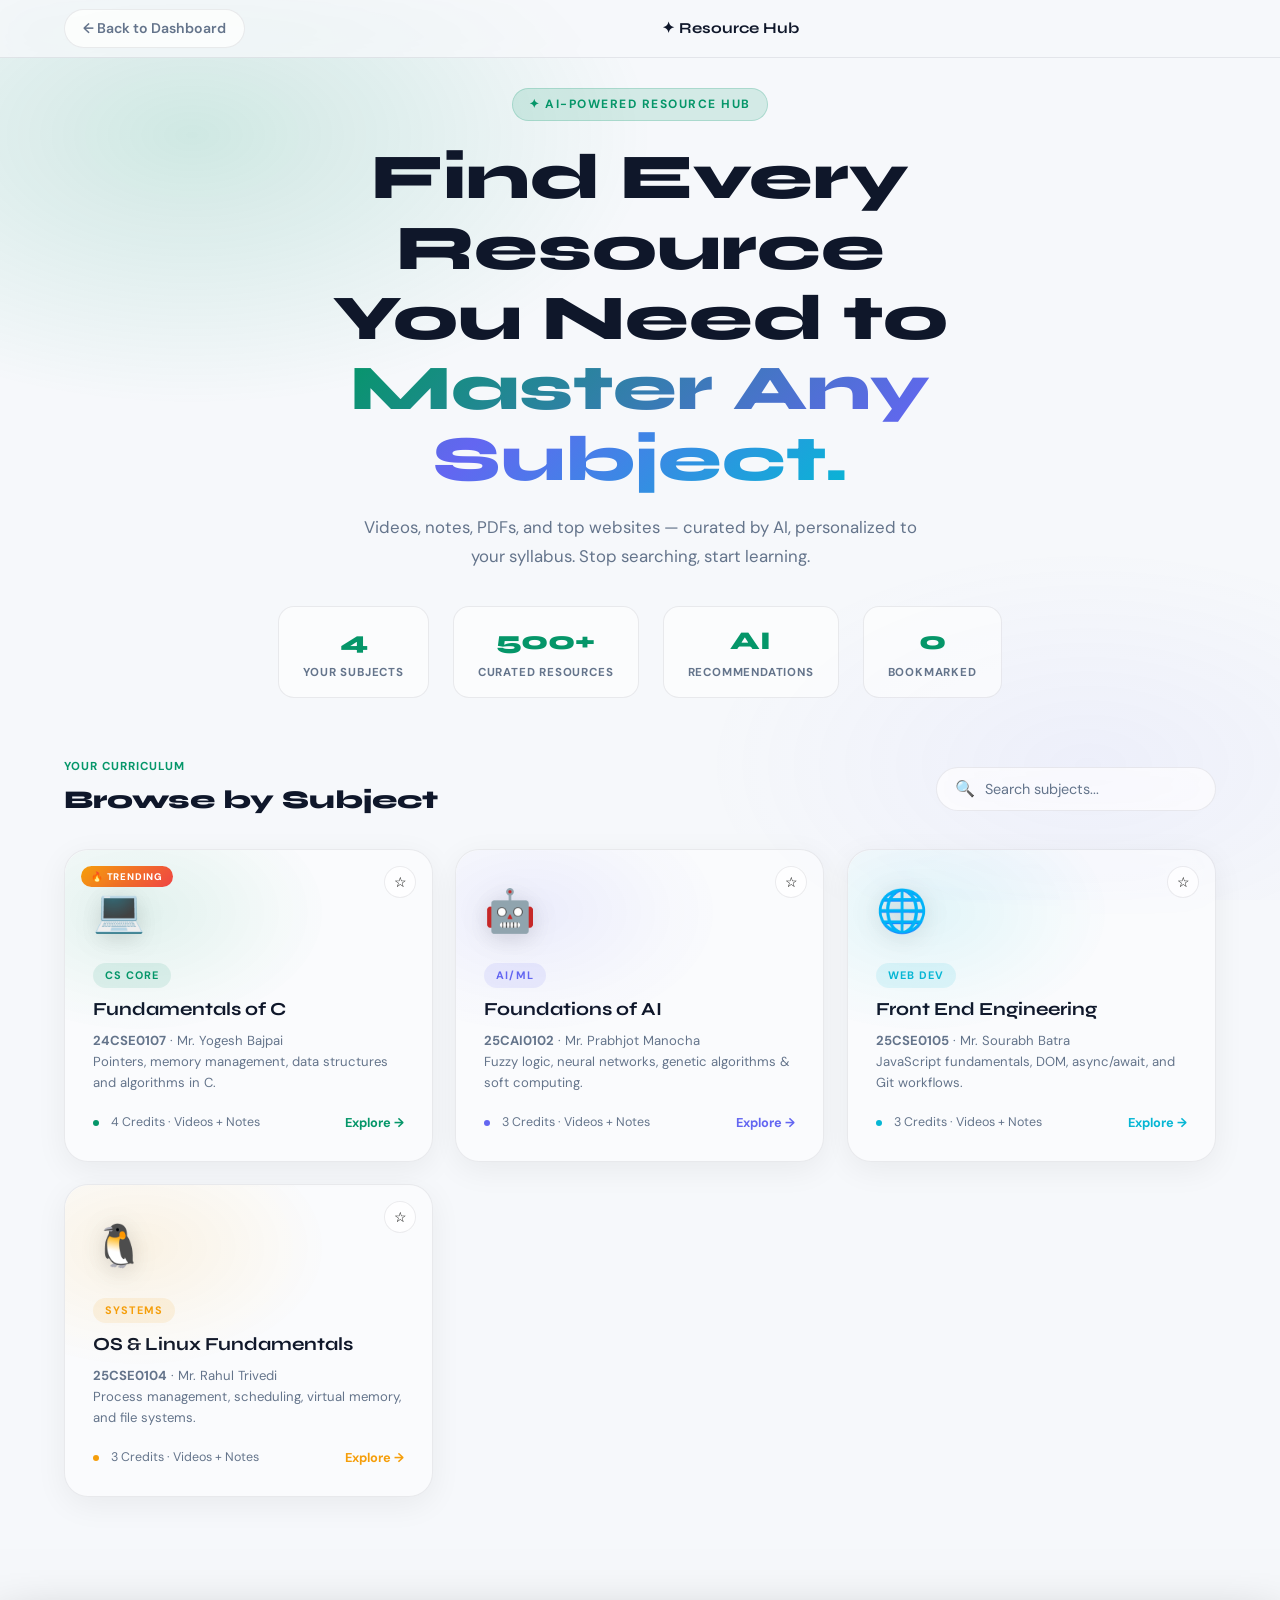
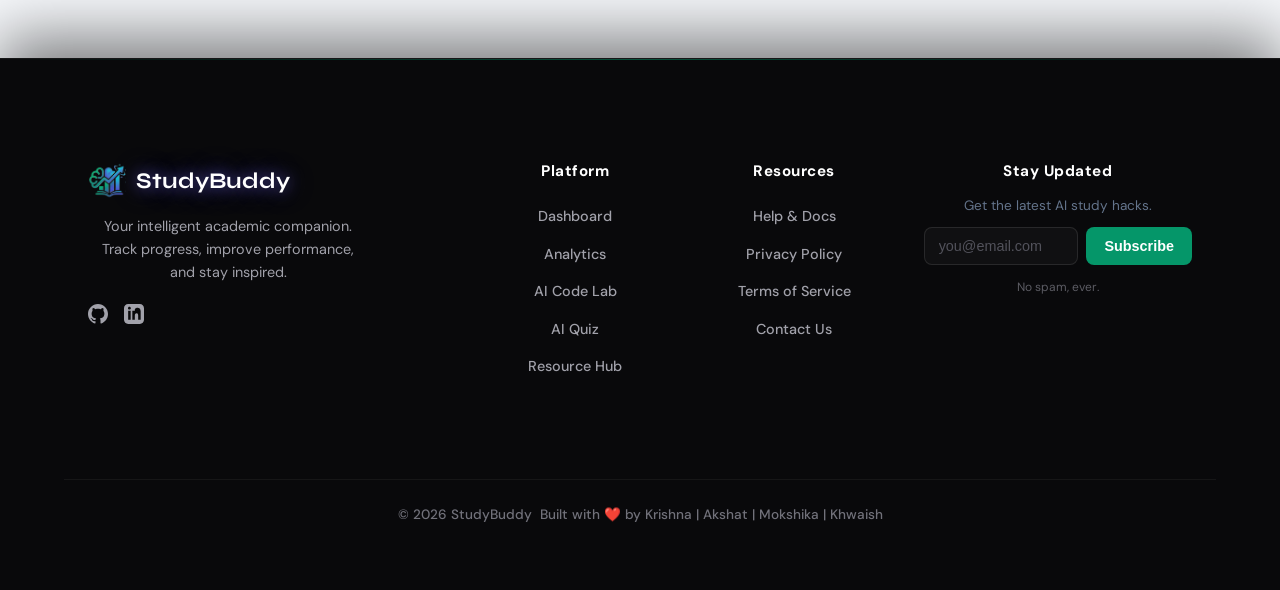
<file: resources.html>
<!DOCTYPE html>
<html lang="en" data-theme="light">
<head>
<meta charset="UTF-8">
<meta name="viewport" content="width=device-width, initial-scale=1.0">
<title>Resource Hub — StudyBuddy</title>

<script>
  (function(){
    try{
      const t=localStorage.getItem('colorMode')||'light';
      document.documentElement.setAttribute('data-theme', t==='dark'?'dark':'light');
    }catch(e){}
  })();
</script>

<link rel="preconnect" href="https://fonts.googleapis.com">
<link rel="preconnect" href="https://fonts.gstatic.com" crossorigin>
<link href="https://fonts.googleapis.com/css2?family=Syne:wght@400;600;700;800&family=DM+Sans:opsz,wght@9..40,300;9..40,400;9..40,500;9..40,600;9..40,700&display=swap" rel="stylesheet">
<link rel="stylesheet" href="style.css">

<style>
/* ═══════════════════════════════════════
   RESOURCE HUB — PREMIUM STYLES
═══════════════════════════════════════ */

/* Body fade in */
body { opacity:0; animation: bodyFadeIn 0.5s 0.1s ease forwards; }
@keyframes bodyFadeIn { to { opacity:1; } }

/* ── PAGE HERO ── */
.rh-hero {
  padding: 88px 5% 60px;
  position: relative;
  overflow: hidden;
}
.rh-hero-inner {
  max-width: 900px;
  margin: 0 auto;
  text-align: center;
  position: relative;
  z-index: 2;
}
.rh-eyebrow {
  display: inline-flex;
  align-items: center;
  gap: 8px;
  background: var(--primary-light);
  color: var(--primary);
  font-size: 0.75rem;
  font-weight: 700;
  text-transform: uppercase;
  letter-spacing: 1.5px;
  padding: 6px 16px;
  border-radius: 50px;
  border: 1px solid color-mix(in srgb, var(--primary) 20%, transparent);
  margin-bottom: 22px;
  animation: fadeUp 0.6s 0.2s ease both;
}
.rh-hero-title {
  font-family: 'Syne', sans-serif;
  font-size: clamp(2.4rem, 5vw, 4rem);
  font-weight: 800;
  line-height: 1.1;
  color: var(--text);
  margin-bottom: 18px;
  animation: fadeUp 0.6s 0.3s ease both;
}
.rh-hero-title .grad {
  background: linear-gradient(135deg, var(--primary) 0%, #6366f1 60%, #06b6d4 100%);
  -webkit-background-clip: text;
  -webkit-text-fill-color: transparent;
  background-clip: text;
}
.rh-hero-sub {
  font-size: 1.05rem;
  color: var(--text-muted);
  max-width: 560px;
  margin: 0 auto 36px;
  line-height: 1.7;
  animation: fadeUp 0.6s 0.4s ease both;
}

/* Hero stats strip */
.rh-stats {
  display: flex;
  justify-content: center;
  gap: 24px;
  flex-wrap: wrap;
  animation: fadeUp 0.6s 0.5s ease both;
}
.rh-stat {
  background: color-mix(in srgb, var(--surface) 80%, transparent);
  border: 1px solid var(--surface-border);
  border-radius: 16px;
  padding: 14px 24px;
  backdrop-filter: blur(16px);
  text-align: center;
  transition: transform 0.3s ease, box-shadow 0.3s ease;
}
.rh-stat:hover { transform: translateY(-4px); box-shadow: var(--shadow); }
.rh-stat-num { font-family: 'Syne', sans-serif; font-size: 1.6rem; font-weight: 800; color: var(--primary); }
.rh-stat-label { font-size: 0.72rem; font-weight: 700; text-transform: uppercase; letter-spacing: 0.8px; color: var(--text-muted); margin-top: 2px; }

/* ── SUBJECT GRID ── */
.rh-section {
  padding: 0 5% 80px;
  max-width: 1400px;
  margin: 0 auto;
}
.rh-section-head {
  display: flex;
  align-items: center;
  justify-content: space-between;
  margin-bottom: 28px;
  flex-wrap: wrap;
  gap: 14px;
}
.rh-section-head h2 {
  font-family: 'Syne', sans-serif;
  font-size: 1.6rem;
  font-weight: 800;
  color: var(--text);
}
.rh-section-head .section-label {
  display: block;
  font-size: 0.72rem;
  font-weight: 700;
  text-transform: uppercase;
  letter-spacing: 1px;
  color: var(--primary);
  margin-bottom: 4px;
}

/* Search bar */
.rh-search-wrap {
  display: flex;
  align-items: center;
  gap: 10px;
  background: var(--surface);
  border: 1px solid var(--surface-border);
  border-radius: 50px;
  padding: 8px 18px;
  backdrop-filter: blur(16px);
  transition: border-color 0.2s, box-shadow 0.2s;
  min-width: 280px;
}
.rh-search-wrap:focus-within {
  border-color: var(--primary);
  box-shadow: 0 0 0 3px var(--primary-glow);
}
.rh-search-wrap input {
  border: none;
  outline: none;
  background: transparent;
  color: var(--text);
  font-family: 'DM Sans', sans-serif;
  font-size: 0.9rem;
  width: 100%;
}
.rh-search-wrap input::placeholder { color: var(--text-muted); }
.rh-search-icon { color: var(--text-muted); flex-shrink: 0; }

/* Subject cards grid */
.subject-grid {
  display: grid;
  grid-template-columns: repeat(auto-fill, minmax(280px, 1fr));
  gap: 22px;
}

/* Subject card */
.subject-card {
  position: relative;
  background: color-mix(in srgb, var(--surface) 70%, transparent);
  border: 1px solid var(--surface-border);
  border-radius: 24px;
  padding: 28px;
  cursor: pointer;
  overflow: hidden;
  backdrop-filter: blur(20px) saturate(160%);
  -webkit-backdrop-filter: blur(20px) saturate(160%);
  box-shadow: 0 8px 32px rgba(0,0,0,0.06);
  transition: transform 0.35s cubic-bezier(0.16,1,0.3,1),
              box-shadow 0.35s cubic-bezier(0.16,1,0.3,1),
              border-color 0.3s ease;
  animation: cardPop 0.5s ease both;
}
.subject-card::before {
  content: '';
  position: absolute;
  inset: 0;
  border-radius: 24px;
  background: radial-gradient(ellipse 80% 60% at 20% 20%, var(--card-glow, rgba(5,150,105,0.08)), transparent 65%);
  pointer-events: none;
  transition: opacity 0.3s;
}
.subject-card:hover {
  transform: translateY(-8px) scale(1.01);
  box-shadow: 0 24px 64px rgba(0,0,0,0.14);
  border-color: color-mix(in srgb, var(--card-accent, var(--primary)) 35%, transparent);
}
.subject-card:hover::before { opacity: 1.5; }
.subject-card:active { transform: translateY(-4px) scale(0.99); }

@keyframes cardPop {
  from { opacity: 0; transform: translateY(24px) scale(0.97); }
  to   { opacity: 1; transform: translateY(0) scale(1); }
}

.card-emoji {
  font-size: 2.6rem;
  margin-bottom: 16px;
  display: block;
  filter: drop-shadow(0 4px 12px rgba(0,0,0,0.15));
}
.card-chip {
  display: inline-block;
  font-size: 0.68rem;
  font-weight: 700;
  text-transform: uppercase;
  letter-spacing: 1px;
  padding: 4px 12px;
  border-radius: 50px;
  background: var(--primary-light);
  color: var(--primary);
  margin-bottom: 10px;
}
.card-title {
  font-family: 'Syne', sans-serif;
  font-size: 1.15rem;
  font-weight: 700;
  color: var(--text);
  margin-bottom: 8px;
  line-height: 1.3;
}
.card-desc {
  font-size: 0.82rem;
  color: var(--text-muted);
  line-height: 1.6;
  margin-bottom: 20px;
}
.card-meta {
  display: flex;
  align-items: center;
  justify-content: space-between;
}
.card-resources {
  display: flex;
  align-items: center;
  gap: 12px;
  font-size: 0.78rem;
  color: var(--text-muted);
}
.card-res-dot {
  width: 6px; height: 6px;
  border-radius: 50%;
  background: var(--primary);
  display: inline-block;
}
.card-cta {
  display: flex;
  align-items: center;
  gap: 6px;
  font-size: 0.8rem;
  font-weight: 700;
  color: var(--primary);
  transition: gap 0.2s ease;
}
.subject-card:hover .card-cta { gap: 10px; }
.card-bookmark {
  position: absolute;
  top: 16px;
  right: 16px;
  width: 32px; height: 32px;
  border-radius: 50%;
  background: var(--surface);
  border: 1px solid var(--surface-border);
  display: flex; align-items: center; justify-content: center;
  font-size: 0.9rem;
  cursor: pointer;
  transition: background 0.2s, transform 0.2s;
  z-index: 2;
}
.card-bookmark:hover { background: var(--primary-light); transform: scale(1.15); }
.card-bookmark.bookmarked { background: var(--primary-light); color: var(--primary); }

/* Trending badge */
.trending-badge {
  position: absolute;
  top: 16px;
  left: 16px;
  background: linear-gradient(135deg, #f59e0b, #ef4444);
  color: white;
  font-size: 0.6rem;
  font-weight: 800;
  text-transform: uppercase;
  letter-spacing: 0.8px;
  padding: 3px 10px;
  border-radius: 50px;
}

/* Progress bar on card */
.card-progress-wrap {
  margin-bottom: 16px;
}
.card-progress-label {
  display: flex;
  justify-content: space-between;
  font-size: 0.72rem;
  color: var(--text-muted);
  margin-bottom: 6px;
}
.card-progress-bar {
  height: 4px;
  background: var(--primary-light);
  border-radius: 2px;
  overflow: hidden;
}
.card-progress-fill {
  height: 100%;
  background: linear-gradient(90deg, var(--primary), #6366f1);
  border-radius: 2px;
  transition: width 0.8s ease;
}

/* ── MODAL OVERLAY ── */
.rh-modal-overlay {
  position: fixed;
  inset: 0;
  z-index: 9000;
  background: color-mix(in srgb, var(--bg) 72%, transparent);
  backdrop-filter: blur(24px) saturate(180%);
  -webkit-backdrop-filter: blur(24px) saturate(180%);
  display: flex;
  align-items: stretch;
  opacity: 0;
  pointer-events: none;
  transition: opacity 0.35s cubic-bezier(0.16,1,0.3,1);
}
.rh-modal-overlay.open {
  opacity: 1;
  pointer-events: all;
}

/* Modal panel */
.rh-modal {
  position: relative;
  width: 100%;
  max-width: 1100px;
  margin: auto;
  height: calc(100vh - 48px);
  max-height: 900px;
  background: color-mix(in srgb, var(--bg-2) 90%, transparent);
  border: 1px solid var(--surface-border);
  border-radius: 28px;
  display: flex;
  flex-direction: column;
  overflow: hidden;
  box-shadow: 0 40px 120px rgba(0,0,0,0.22);
  transform: translateY(40px) scale(0.97);
  transition: transform 0.4s cubic-bezier(0.16,1,0.3,1);
}
.rh-modal-overlay.open .rh-modal {
  transform: translateY(0) scale(1);
}

/* Modal header */
.modal-header {
  padding: 24px 28px 0;
  border-bottom: 1px solid var(--surface-border);
  flex-shrink: 0;
  position: relative;
  background: color-mix(in srgb, var(--bg-2) 85%, transparent);
  backdrop-filter: blur(20px);
}
.modal-header-top {
  display: flex;
  align-items: center;
  justify-content: space-between;
  margin-bottom: 20px;
}
.modal-subject-info {
  display: flex;
  align-items: center;
  gap: 16px;
}
.modal-emoji {
  font-size: 2.2rem;
  filter: drop-shadow(0 4px 8px rgba(0,0,0,0.1));
}
.modal-subject-name {
  font-family: 'Syne', sans-serif;
  font-size: 1.4rem;
  font-weight: 800;
  color: var(--text);
  line-height: 1.2;
}
.modal-subject-sub {
  font-size: 0.8rem;
  color: var(--text-muted);
  margin-top: 2px;
}
.modal-close {
  width: 40px; height: 40px;
  border-radius: 50%;
  background: var(--surface);
  border: 1px solid var(--surface-border);
  color: var(--text-muted);
  font-size: 1.1rem;
  cursor: pointer;
  display: flex; align-items: center; justify-content: center;
  transition: background 0.2s, color 0.2s, transform 0.2s;
  flex-shrink: 0;
}
.modal-close:hover { background: #ef444422; color: #ef4444; transform: rotate(90deg); }

/* Tab bar */
.modal-tabs {
  display: flex;
  gap: 4px;
}
.modal-tab {
  display: flex;
  align-items: center;
  gap: 7px;
  padding: 10px 20px;
  font-size: 0.86rem;
  font-weight: 600;
  color: var(--text-muted);
  border-radius: 12px 12px 0 0;
  cursor: pointer;
  border: none;
  background: transparent;
  position: relative;
  transition: color 0.2s, background 0.2s;
  font-family: 'DM Sans', sans-serif;
}
.modal-tab:hover { color: var(--text); background: var(--primary-light); }
.modal-tab.active {
  color: var(--primary);
  background: var(--primary-light);
}
.modal-tab.active::after {
  content: '';
  position: absolute;
  bottom: -1px;
  left: 0; right: 0;
  height: 2px;
  background: var(--primary);
  border-radius: 2px 2px 0 0;
}
.tab-count {
  font-size: 0.68rem;
  font-weight: 800;
  background: var(--primary);
  color: white;
  padding: 2px 7px;
  border-radius: 50px;
  min-width: 20px;
  text-align: center;
}
.modal-tab:not(.active) .tab-count {
  background: var(--surface-border);
  color: var(--text-muted);
}

/* Modal body */
.modal-body {
  flex: 1;
  overflow: hidden;
  display: flex;
  flex-direction: column;
}
.tab-panel {
  display: none;
  flex-direction: column;
  height: 100%;
  overflow-y: auto;
  padding: 28px;
  gap: 20px;
}
.tab-panel.active { display: flex; }
.tab-panel::-webkit-scrollbar { width: 6px; }
.tab-panel::-webkit-scrollbar-track { background: transparent; }
.tab-panel::-webkit-scrollbar-thumb { background: var(--surface-border); border-radius: 3px; }

/* ── AI RECOMMENDATION BANNER ── */
.ai-banner {
  background: linear-gradient(135deg, 
    color-mix(in srgb, var(--primary) 8%, transparent),
    color-mix(in srgb, #6366f1 6%, transparent));
  border: 1px solid color-mix(in srgb, var(--primary) 20%, transparent);
  border-radius: 20px;
  padding: 20px 24px;
  display: flex;
  align-items: flex-start;
  gap: 16px;
  flex-shrink: 0;
}
.ai-banner-icon {
  width: 44px; height: 44px;
  border-radius: 14px;
  background: linear-gradient(135deg, var(--primary), #6366f1);
  display: flex; align-items: center; justify-content: center;
  font-size: 1.2rem;
  flex-shrink: 0;
  box-shadow: 0 8px 20px var(--primary-glow);
}
.ai-banner-content { flex: 1; min-width: 0; }
.ai-banner-title {
  font-family: 'Syne', sans-serif;
  font-size: 0.92rem;
  font-weight: 700;
  color: var(--text);
  margin-bottom: 6px;
}
.ai-banner-text {
  font-size: 0.82rem;
  color: var(--text-muted);
  line-height: 1.6;
}
.ai-regen-btn {
  padding: 8px 16px;
  background: var(--primary);
  color: white;
  border: none;
  border-radius: 10px;
  font-family: 'DM Sans', sans-serif;
  font-size: 0.78rem;
  font-weight: 600;
  cursor: pointer;
  white-space: nowrap;
  flex-shrink: 0;
  transition: opacity 0.2s, transform 0.2s;
  align-self: center;
}
.ai-regen-btn:hover { opacity: 0.85; transform: translateY(-1px); }
.ai-regen-btn:disabled { opacity: 0.5; cursor: not-allowed; transform: none; }

/* ── RESOURCE CARDS ── */
.resource-section-title {
  font-family: 'Syne', sans-serif;
  font-size: 1rem;
  font-weight: 700;
  color: var(--text);
  display: flex;
  align-items: center;
  gap: 8px;
}
.resource-section-title::after {
  content: '';
  flex: 1;
  height: 1px;
  background: var(--surface-border);
}

/* Video grid */
.video-grid {
  display: grid;
  grid-template-columns: repeat(auto-fill, minmax(280px, 1fr));
  gap: 16px;
}
.video-card {
  background: var(--surface);
  border: 1px solid var(--surface-border);
  border-radius: 16px;
  overflow: hidden;
  cursor: pointer;
  transition: transform 0.3s ease, box-shadow 0.3s ease, border-color 0.3s ease;
  text-decoration: none;
  display: flex;
  flex-direction: column;
}
.video-card:hover {
  transform: translateY(-4px);
  box-shadow: 0 16px 40px rgba(0,0,0,0.1);
  border-color: color-mix(in srgb, var(--primary) 25%, transparent);
}
.video-thumb-wrap {
  position: relative;
  aspect-ratio: 16/9;
  background: var(--bg);
  overflow: hidden;
  flex-shrink: 0;
}
.video-thumb {
  width: 100%;
  height: 100%;
  object-fit: cover;
  transition: transform 0.4s ease;
}
.video-card:hover .video-thumb { transform: scale(1.05); }
.video-play-btn {
  position: absolute;
  inset: 0;
  display: flex;
  align-items: center;
  justify-content: center;
  background: rgba(0,0,0,0.35);
  opacity: 0;
  transition: opacity 0.3s ease;
}
.video-card:hover .video-play-btn { opacity: 1; }
.play-circle {
  width: 50px; height: 50px;
  border-radius: 50%;
  background: rgba(255,255,255,0.92);
  display: flex; align-items: center; justify-content: center;
  font-size: 1.1rem;
  transform: scale(0.85);
  transition: transform 0.3s ease;
}
.video-card:hover .play-circle { transform: scale(1); }
.video-duration {
  position: absolute;
  bottom: 8px;
  right: 8px;
  background: rgba(0,0,0,0.82);
  color: white;
  font-size: 0.68rem;
  font-weight: 700;
  padding: 2px 7px;
  border-radius: 4px;
}
.video-info {
  padding: 14px;
  flex: 1;
  display: flex;
  flex-direction: column;
}
.video-title {
  font-size: 0.84rem;
  font-weight: 600;
  color: var(--text);
  line-height: 1.4;
  margin-bottom: 8px;
  display: -webkit-box;
  -webkit-line-clamp: 2;
  -webkit-box-orient: vertical;
  overflow: hidden;
}
.video-meta {
  display: flex;
  align-items: center;
  justify-content: space-between;
  margin-top: auto;
}
.video-channel {
  font-size: 0.73rem;
  color: var(--text-muted);
  font-weight: 500;
  display: flex;
  align-items: center;
  gap: 5px;
}
.channel-dot {
  width: 18px; height: 18px;
  border-radius: 50%;
  background: linear-gradient(135deg, var(--primary), #6366f1);
  display: flex; align-items: center; justify-content: center;
  font-size: 0.55rem;
  color: white;
  font-weight: 700;
  flex-shrink: 0;
}
.video-views {
  font-size: 0.7rem;
  color: var(--text-muted);
  display: flex;
  align-items: center;
  gap: 4px;
}
.video-bm-btn {
  padding: 5px 10px;
  background: transparent;
  border: 1px solid var(--surface-border);
  border-radius: 8px;
  font-size: 0.75rem;
  color: var(--text-muted);
  cursor: pointer;
  transition: all 0.2s;
  font-family: 'DM Sans', sans-serif;
}
.video-bm-btn:hover { border-color: var(--primary); color: var(--primary); background: var(--primary-light); }
.video-bm-btn.saved { border-color: var(--primary); color: var(--primary); background: var(--primary-light); }

/* Web reference cards */
.webref-grid {
  display: flex;
  flex-direction: column;
  gap: 12px;
}
.webref-card {
  display: flex;
  align-items: center;
  gap: 16px;
  background: var(--surface);
  border: 1px solid var(--surface-border);
  border-radius: 16px;
  padding: 16px 20px;
  cursor: pointer;
  text-decoration: none;
  transition: transform 0.2s ease, box-shadow 0.2s ease, border-color 0.2s ease;
}
.webref-card:hover {
  transform: translateX(6px);
  box-shadow: 0 8px 24px rgba(0,0,0,0.08);
  border-color: color-mix(in srgb, var(--primary) 25%, transparent);
}
.webref-favicon {
  width: 44px; height: 44px;
  border-radius: 12px;
  object-fit: cover;
  flex-shrink: 0;
  background: var(--primary-light);
  display: flex;
  align-items: center;
  justify-content: center;
  font-size: 1.3rem;
  overflow: hidden;
}
.webref-favicon img {
  width: 100%; height: 100%;
  object-fit: contain;
  border-radius: 8px;
}
.webref-info { flex: 1; min-width: 0; }
.webref-title {
  font-size: 0.9rem;
  font-weight: 600;
  color: var(--text);
  margin-bottom: 3px;
  white-space: nowrap;
  overflow: hidden;
  text-overflow: ellipsis;
}
.webref-desc {
  font-size: 0.77rem;
  color: var(--text-muted);
  white-space: nowrap;
  overflow: hidden;
  text-overflow: ellipsis;
}
.webref-domain {
  font-size: 0.7rem;
  color: var(--primary);
  font-weight: 600;
  margin-top: 3px;
  display: flex;
  align-items: center;
  gap: 4px;
}
.webref-badge {
  padding: 4px 12px;
  border-radius: 50px;
  font-size: 0.68rem;
  font-weight: 700;
  flex-shrink: 0;
}
.badge-free { background: rgba(16,185,129,0.12); color: #059669; }
.badge-pdf  { background: rgba(239,68,68,0.12); color: #ef4444; }
.badge-pro  { background: rgba(99,102,241,0.12); color: #6366f1; }
.webref-arrow { color: var(--text-muted); font-size: 1rem; flex-shrink: 0; transition: transform 0.2s; }
.webref-card:hover .webref-arrow { transform: translateX(4px); color: var(--primary); }

/* Notes tab — PDF / notes cards */
.notes-grid {
  display: grid;
  grid-template-columns: repeat(auto-fill, minmax(260px, 1fr));
  gap: 16px;
}
.note-card {
  background: var(--surface);
  border: 1px solid var(--surface-border);
  border-radius: 16px;
  padding: 20px;
  cursor: pointer;
  text-decoration: none;
  transition: transform 0.3s ease, box-shadow 0.3s ease;
  display: flex;
  flex-direction: column;
  gap: 12px;
}
.note-card:hover {
  transform: translateY(-4px);
  box-shadow: 0 16px 40px rgba(0,0,0,0.1);
}
.note-card-icon {
  width: 48px; height: 48px;
  border-radius: 14px;
  display: flex; align-items: center; justify-content: center;
  font-size: 1.4rem;
  flex-shrink: 0;
}
.icon-pdf { background: rgba(239,68,68,0.12); }
.icon-doc { background: rgba(59,130,246,0.12); }
.icon-ppt { background: rgba(245,158,11,0.12); }
.icon-web { background: rgba(16,185,129,0.12); }
.note-card-title {
  font-size: 0.88rem;
  font-weight: 600;
  color: var(--text);
  line-height: 1.4;
}
.note-card-source {
  font-size: 0.75rem;
  color: var(--text-muted);
}
.note-card-footer {
  display: flex;
  align-items: center;
  justify-content: space-between;
  margin-top: auto;
}
.note-dl-btn {
  display: flex;
  align-items: center;
  gap: 6px;
  padding: 6px 14px;
  background: var(--primary-light);
  color: var(--primary);
  border: none;
  border-radius: 8px;
  font-size: 0.78rem;
  font-weight: 600;
  cursor: pointer;
  font-family: 'DM Sans', sans-serif;
  transition: background 0.2s, transform 0.2s;
}
.note-dl-btn:hover { background: var(--primary); color: white; transform: translateY(-1px); }
.note-size {
  font-size: 0.72rem;
  color: var(--text-muted);
}

/* ── SKELETON LOADER ── */
.skeleton {
  background: linear-gradient(90deg,
    var(--surface-border) 25%,
    color-mix(in srgb, var(--surface-border) 60%, transparent) 50%,
    var(--surface-border) 75%);
  background-size: 200% 100%;
  animation: shimmer 1.6s infinite;
  border-radius: 10px;
}
@keyframes shimmer {
  0%   { background-position: 200% 0; }
  100% { background-position: -200% 0; }
}
.skeleton-card {
  background: var(--surface);
  border: 1px solid var(--surface-border);
  border-radius: 16px;
  padding: 16px;
  overflow: hidden;
}
.skeleton-line { height: 12px; margin-bottom: 8px; }
.skeleton-line.wide  { width: 90%; }
.skeleton-line.medium { width: 65%; }
.skeleton-line.short { width: 40%; }
.skeleton-thumb { width: 100%; height: 160px; border-radius: 10px; margin-bottom: 12px; }
.skeleton-circle { width: 44px; height: 44px; border-radius: 50%; flex-shrink: 0; }

/* ── LEARNING PATH ── */
.learning-path {
  background: color-mix(in srgb, var(--surface) 60%, transparent);
  border: 1px solid var(--surface-border);
  border-radius: 20px;
  padding: 22px;
  flex-shrink: 0;
}
.lp-title {
  font-family: 'Syne', sans-serif;
  font-size: 0.95rem;
  font-weight: 700;
  color: var(--text);
  margin-bottom: 16px;
  display: flex;
  align-items: center;
  gap: 8px;
}
.lp-steps {
  display: flex;
  flex-direction: column;
  gap: 0;
}
.lp-step {
  display: flex;
  align-items: flex-start;
  gap: 14px;
  padding: 12px 0;
  border-bottom: 1px solid var(--surface-border);
  animation: fadeUp 0.4s ease both;
}
.lp-step:last-child { border-bottom: none; }
.lp-step-num {
  width: 28px; height: 28px;
  border-radius: 50%;
  background: var(--primary-light);
  color: var(--primary);
  font-size: 0.75rem;
  font-weight: 800;
  display: flex; align-items: center; justify-content: center;
  flex-shrink: 0;
  margin-top: 2px;
}
.lp-step.done .lp-step-num {
  background: var(--primary);
  color: white;
}
.lp-step-body { flex: 1; }
.lp-step-title {
  font-size: 0.85rem;
  font-weight: 600;
  color: var(--text);
  margin-bottom: 3px;
}
.lp-step-desc {
  font-size: 0.76rem;
  color: var(--text-muted);
  line-height: 1.5;
}
.lp-step-tag {
  font-size: 0.65rem;
  font-weight: 700;
  padding: 2px 9px;
  border-radius: 50px;
  background: var(--accent-light);
  color: var(--accent);
  flex-shrink: 0;
  align-self: flex-start;
  margin-top: 4px;
}

/* ── ERROR STATE ── */
.error-state {
  display: flex;
  flex-direction: column;
  align-items: center;
  justify-content: center;
  gap: 14px;
  padding: 60px 20px;
  text-align: center;
  flex: 1;
}
.error-icon { font-size: 3rem; }
.error-title { font-family: 'Syne', sans-serif; font-size: 1.1rem; font-weight: 700; color: var(--text); }
.error-desc { font-size: 0.85rem; color: var(--text-muted); max-width: 360px; line-height: 1.6; }
.error-retry-btn {
  padding: 10px 24px;
  background: var(--primary);
  color: white;
  border: none;
  border-radius: 10px;
  font-size: 0.85rem;
  font-weight: 600;
  cursor: pointer;
  font-family: 'DM Sans', sans-serif;
  transition: opacity 0.2s;
}
.error-retry-btn:hover { opacity: 0.85; }

/* ── FLOATING PROGRESS TRACKER ── */
.progress-tracker {
  position: fixed;
  bottom: 28px;
  right: 28px;
  z-index: 500;
  background: color-mix(in srgb, var(--bg-2) 90%, transparent);
  border: 1px solid var(--surface-border);
  border-radius: 20px;
  padding: 16px 20px;
  box-shadow: var(--shadow-lg);
  backdrop-filter: blur(24px);
  min-width: 220px;
  transform: translateY(100px);
  opacity: 0;
  transition: transform 0.4s cubic-bezier(0.16,1,0.3,1), opacity 0.4s ease;
}
.progress-tracker.visible {
  transform: translateY(0);
  opacity: 1;
}
.pt-title { font-size: 0.72rem; font-weight: 700; text-transform: uppercase; letter-spacing: 0.8px; color: var(--text-muted); margin-bottom: 10px; }
.pt-subject { font-family: 'Syne', sans-serif; font-size: 0.9rem; font-weight: 700; color: var(--text); margin-bottom: 8px; }
.pt-bar { height: 6px; background: var(--primary-light); border-radius: 3px; overflow: hidden; margin-bottom: 6px; }
.pt-fill { height: 100%; background: linear-gradient(90deg, var(--primary), #6366f1); border-radius: 3px; transition: width 0.6s ease; }
.pt-meta { display: flex; justify-content: space-between; font-size: 0.72rem; color: var(--text-muted); }

/* ── TOASTS ── */
.toast-container {
  position: fixed;
  bottom: 28px;
  left: 50%;
  transform: translateX(-50%);
  z-index: 99999;
  display: flex;
  flex-direction: column;
  align-items: center;
  gap: 8px;
  pointer-events: none;
}
.toast {
  background: var(--text);
  color: var(--bg);
  padding: 10px 20px;
  border-radius: 50px;
  font-size: 0.82rem;
  font-weight: 600;
  box-shadow: 0 8px 24px rgba(0,0,0,0.2);
  animation: toastIn 0.35s cubic-bezier(0.16,1,0.3,1) both;
  pointer-events: all;
}
@keyframes toastIn {
  from { opacity: 0; transform: translateY(20px) scale(0.9); }
  to   { opacity: 1; transform: translateY(0) scale(1); }
}
.toast.out { animation: toastOut 0.3s ease forwards; }
@keyframes toastOut {
  to { opacity: 0; transform: translateY(-10px) scale(0.95); }
}

/* Fade up utility */
@keyframes fadeUp {
  from { opacity: 0; transform: translateY(18px); }
  to   { opacity: 1; transform: translateY(0); }
}

/* Responsive */
@media (max-width: 768px) {
  .rh-hero { padding: 110px 5% 40px; }
  .rh-hero-title { font-size: 2rem; }
  .rh-modal { height: 100vh; max-height: 100vh; border-radius: 0; }
  .modal-tabs { overflow-x: auto; }
  .video-grid { grid-template-columns: 1fr; }
  .notes-grid { grid-template-columns: 1fr; }
  .progress-tracker { right: 16px; bottom: 16px; min-width: 180px; }
}

/* ── EMPTY SUBJECT STATE ── */
.empty-subjects {
  grid-column: 1 / -1;
  text-align: center;
  padding: 80px 20px;
}
.empty-subjects-emoji { font-size: 3.5rem; margin-bottom: 16px; }
.empty-subjects-title { font-family: 'Syne', sans-serif; font-size: 1.3rem; font-weight: 700; color: var(--text); margin-bottom: 10px; }
.empty-subjects-desc { font-size: 0.88rem; color: var(--text-muted); max-width: 380px; margin: 0 auto 24px; line-height: 1.6; }

/* Tab 4 — AI learning path tab */
.ai-path-header {
  display: flex;
  align-items: center;
  justify-content: space-between;
  margin-bottom: 6px;
}
</style>
</head>
<body>

<div class="bg-mesh"></div>

<!-- ════════════════════════════════════
     BACK BAR — replaces full navbar
════════════════════════════════════ -->
<style>
.rh-back-bar{position:fixed;top:0;left:0;right:0;z-index:800;display:flex;align-items:center;justify-content:space-between;padding:0 5%;height:58px;background:color-mix(in srgb,var(--bg) 82%,transparent);border-bottom:1px solid var(--surface-border);backdrop-filter:blur(20px);-webkit-backdrop-filter:blur(20px);}
.rh-back-btn{display:inline-flex;align-items:center;gap:8px;font-family:'DM Sans',sans-serif;font-size:.88rem;font-weight:600;color:var(--text-muted);text-decoration:none;padding:7px 18px;border:1px solid var(--surface-border);border-radius:50px;background:var(--surface);transition:color .2s,border-color .2s,background .2s,transform .2s;}
.rh-back-btn:hover{color:var(--primary);border-color:var(--primary);background:var(--primary-light);transform:translateX(-3px);}
.rh-bar-center{font-family:'Syne',sans-serif;font-size:.95rem;font-weight:700;color:var(--text);}
.rh-bar-user{font-size:.8rem;color:var(--text-muted);font-weight:500;}
</style>
<div class="rh-back-bar">
  <a href="index.html" class="rh-back-btn">← Back to Dashboard</a>
  <div class="rh-bar-center">✦ Resource Hub</div>
  <div class="rh-bar-user" id="barUser"></div>
</div>

<!-- ════════════════════════════════════
     HERO
════════════════════════════════════ -->
<section class="rh-hero">
  <div class="rh-hero-inner">
    <div class="rh-eyebrow">✦ AI-Powered Resource Hub</div>
    <h1 class="rh-hero-title">
      Find Every Resource<br>
      You Need to <span class="grad">Master Any Subject.</span>
    </h1>
    <p class="rh-hero-sub">
      Videos, notes, PDFs, and top websites — curated by AI, personalized to your syllabus. Stop searching, start learning.
    </p>
    <div class="rh-stats">
      <div class="rh-stat">
        <div class="rh-stat-num" id="statSubjects">0</div>
        <div class="rh-stat-label">Your Subjects</div>
      </div>
      <div class="rh-stat">
        <div class="rh-stat-num">500+</div>
        <div class="rh-stat-label">Curated Resources</div>
      </div>
      <div class="rh-stat">
        <div class="rh-stat-num">AI</div>
        <div class="rh-stat-label">Recommendations</div>
      </div>
      <div class="rh-stat">
        <div class="rh-stat-num" id="statBookmarks">0</div>
        <div class="rh-stat-label">Bookmarked</div>
      </div>
    </div>
  </div>
</section>

<!-- ════════════════════════════════════
     SUBJECT CARDS
════════════════════════════════════ -->
<div class="rh-section">
  <div class="rh-section-head">
    <div>
      <span class="section-label">Your Curriculum</span>
      <h2>Browse by Subject</h2>
    </div>
    <div class="rh-search-wrap">
      <span class="rh-search-icon">🔍</span>
      <input type="text" placeholder="Search subjects..." id="subjectSearch" oninput="filterSubjects(this.value)">
    </div>
  </div>
  <div class="subject-grid" id="subjectGrid">
    <!-- JS renders subject cards here -->
  </div>
</div>

<!-- ════════════════════════════════════
     RESOURCE MODAL
════════════════════════════════════ -->
<div class="rh-modal-overlay" id="resourceModal" onclick="if(event.target===this)closeModal()">
  <div class="rh-modal">
    <div class="modal-header">
      <div class="modal-header-top">
        <div class="modal-subject-info">
          <span class="modal-emoji" id="modalEmoji">📚</span>
          <div>
            <div class="modal-subject-name" id="modalSubjectName">Subject</div>
            <div class="modal-subject-sub" id="modalSubjectSub">Loading resources…</div>
          </div>
        </div>
        <button class="modal-close" onclick="closeModal()">✕</button>
      </div>
      <div class="modal-tabs">
        <button class="modal-tab active" onclick="switchTab('videos')" id="tab-videos">
          ▶ Videos <span class="tab-count" id="cnt-videos">0</span>
        </button>
        <button class="modal-tab" onclick="switchTab('web')" id="tab-web">
          🌐 Web Refs <span class="tab-count" id="cnt-web">0</span>
        </button>
        <button class="modal-tab" onclick="switchTab('notes')" id="tab-notes">
          📄 Toppers Notes <span class="tab-count" id="cnt-notes">0</span>
        </button>
        <button class="modal-tab" onclick="switchTab('aipath')" id="tab-aipath">
          ✦ AI Path
        </button>
      </div>
    </div>

    <div class="modal-body">
      <!-- VIDEOS TAB -->
      <div class="tab-panel active" id="panel-videos">
        <div class="ai-banner" id="videosAiBanner" style="display:none">
          <div class="ai-banner-icon">✦</div>
          <div class="ai-banner-content">
            <div class="ai-banner-title">AI Recommendation</div>
            <div class="ai-banner-text" id="videosAiText">Analyzing videos for you…</div>
          </div>
          <button class="ai-regen-btn" onclick="regenAI('videos')" id="videosAiBtn">↻ Refresh</button>
        </div>
        <div class="resource-section-title">📺 Recommended Videos</div>
        <div class="video-grid" id="videoGrid">
          <!-- skeleton -->
          <div class="skeleton-card"><div class="skeleton skeleton-thumb"></div><div class="skeleton skeleton-line wide"></div><div class="skeleton skeleton-line medium"></div><div class="skeleton skeleton-line short"></div></div>
          <div class="skeleton-card"><div class="skeleton skeleton-thumb"></div><div class="skeleton skeleton-line wide"></div><div class="skeleton skeleton-line medium"></div><div class="skeleton skeleton-line short"></div></div>
          <div class="skeleton-card"><div class="skeleton skeleton-thumb"></div><div class="skeleton skeleton-line wide"></div><div class="skeleton skeleton-line medium"></div><div class="skeleton skeleton-line short"></div></div>
        </div>
      </div>

      <!-- WEB REFERENCES TAB -->
      <div class="tab-panel" id="panel-web">
        <div class="ai-banner" id="webAiBanner" style="display:none">
          <div class="ai-banner-icon">🌐</div>
          <div class="ai-banner-content">
            <div class="ai-banner-title">Best Learning Sites</div>
            <div class="ai-banner-text" id="webAiText">AI is curating the best websites…</div>
          </div>
          <button class="ai-regen-btn" onclick="regenAI('web')" id="webAiBtn">↻ Refresh</button>
        </div>
        <div class="resource-section-title">🏆 Top Learning Websites</div>
        <div class="webref-grid" id="webGrid">
          <div class="skeleton-card" style="height:72px;margin-bottom:0"></div>
          <div class="skeleton-card" style="height:72px;margin-bottom:0"></div>
          <div class="skeleton-card" style="height:72px;margin-bottom:0"></div>
          <div class="skeleton-card" style="height:72px;margin-bottom:0"></div>
        </div>
      </div>

      <!-- NOTES TAB -->
      <div class="tab-panel" id="panel-notes">
        <div class="ai-banner" id="notesAiBanner" style="display:none">
          <div class="ai-banner-icon">📄</div>
          <div class="ai-banner-content">
            <div class="ai-banner-title">Topper-Curated Notes</div>
            <div class="ai-banner-text" id="notesAiText">Finding the best study notes…</div>
          </div>
          <button class="ai-regen-btn" onclick="regenAI('notes')" id="notesAiBtn">↻ Refresh</button>
        </div>
        <div class="resource-section-title">📚 Study Notes & PDFs</div>
        <div class="notes-grid" id="notesGrid">
          <div class="skeleton-card" style="height:180px"></div>
          <div class="skeleton-card" style="height:180px"></div>
          <div class="skeleton-card" style="height:180px"></div>
        </div>
      </div>

      <!-- AI PATH TAB -->
      <div class="tab-panel" id="panel-aipath">
        <div class="ai-banner">
          <div class="ai-banner-icon">🧠</div>
          <div class="ai-banner-content">
            <div class="ai-banner-title">Personalized Learning Path</div>
            <div class="ai-banner-text" id="pathAiText">AI is building your optimal study roadmap…</div>
          </div>
          <button class="ai-regen-btn" onclick="regenAI('path')" id="pathAiBtn">↻ Regenerate</button>
        </div>
        <div class="learning-path">
          <div class="lp-title">🗺️ Your Study Roadmap</div>
          <div class="lp-steps" id="lpSteps">
            <div style="text-align:center;padding:30px;color:var(--text-muted);font-size:0.85rem;">Generating your personalized path…</div>
          </div>
        </div>
      </div>
    </div>
  </div>
</div>

<!-- ════════════════════════════════════
     FLOATING PROGRESS TRACKER
════════════════════════════════════ -->
<div class="progress-tracker" id="progressTracker">
  <div class="pt-title">📊 Study Progress</div>
  <div class="pt-subject" id="ptSubject">—</div>
  <div class="pt-bar"><div class="pt-fill" id="ptFill" style="width:0%"></div></div>
  <div class="pt-meta">
    <span id="ptViewed">0 resources viewed</span>
    <span id="ptPct">0%</span>
  </div>
</div>

<!-- TOAST CONTAINER -->
<div class="toast-container" id="toastContainer"></div>

<!-- ════════════════════════════════════
     FOOTER
════════════════════════════════════ -->
<footer class="premium-footer">
  <div class="footer-top-divider"></div>
  <div class="footer-container grid-4-col">
    <div class="footer-brand">
      <div style="display:flex;align-items:center;gap:10px;margin-bottom:12px;">
        <img src="logo.png" alt="StudyBuddy" style="height:44px;object-fit:contain;">
        <h2 class="footer-logo" style="margin:0;">StudyBuddy</h2>
      </div>
      <p class="footer-desc">Your intelligent academic companion. Track progress, improve performance, and stay inspired.</p>
      <div class="footer-socials">
        <a href="#" aria-label="Github"><svg viewBox="0 0 24 24" fill="currentColor" width="20" height="20"><path d="M12 0c-6.626 0-12 5.373-12 12 0 5.302 3.438 9.8 8.207 11.387.599.111.793-.261.793-.577v-2.234c-3.338.726-4.033-1.416-4.033-1.416-.546-1.387-1.333-1.756-1.333-1.756-1.089-.745.083-.729.083-.729 1.205.084 1.839 1.237 1.839 1.237 1.07 1.834 2.807 1.304 3.492.997.107-.775.418-1.305.762-1.604-2.665-.305-5.467-1.334-5.467-5.931 0-1.311.469-2.381 1.236-3.221-.124-.303-.535-1.524.117-3.176 0 0 1.008-.322 3.301 1.23.957-.266 1.983-.399 3.003-.404 1.02.005 2.047.138 3.006.404 2.291-1.552 3.297-1.23 3.297-1.23.653 1.653.242 2.874.118 3.176.77.84 1.235 1.911 1.235 3.221 0 4.609-2.807 5.624-5.479 5.921.43.372.823 1.102.823 2.222v3.293c0 .319.192.694.801.576 4.765-1.589 8.199-6.086 8.199-11.386 0-6.627-5.373-12-12-12z"/></svg></a>
        <a href="#" aria-label="LinkedIn"><svg viewBox="0 0 24 24" fill="currentColor" width="20" height="20"><path d="M19 0h-14c-2.761 0-5 2.239-5 5v14c0 2.761 2.239 5 5 5h14c2.762 0 5-2.239 5-5v-14c0-2.761-2.238-5-5-5zm-11 19h-3v-11h3v11zm-1.5-12.268c-.966 0-1.75-.79-1.75-1.764s.784-1.764 1.75-1.764 1.75.79 1.75 1.764-.783 1.764-1.75 1.764zm13.5 12.268h-3v-5.604c0-3.368-4-3.113-4 0v5.604h-3v-11h3v-1.765c1.396-2.586 7-2.777 7 2.476v6.759z"/></svg></a>
      </div>
    </div>
    <div class="footer-links-col">
      <h4 class="footer-title">Platform</h4>
      <ul class="footer-list">
        <li><a href="index.html">Dashboard</a></li>
        <li><a href="analytics.html">Analytics</a></li>
        <li><a href="compiler.html">AI Code Lab</a></li>
        <li><a href="quiz.html">AI Quiz</a></li>
        <li><a href="resources.html">Resource Hub</a></li>
      </ul>
    </div>
    <div class="footer-links-col">
      <h4 class="footer-title">Resources</h4>
      <ul class="footer-list">
        <li><a href="#">Help & Docs</a></li>
        <li><a href="#">Privacy Policy</a></li>
        <li><a href="#">Terms of Service</a></li>
        <li><a href="#">Contact Us</a></li>
      </ul>
    </div>
    <div class="footer-subscribe">
      <h4 class="footer-title">Stay Updated</h4>
      <p class="footer-desc">Get the latest AI study hacks.</p>
      <div class="subscribe-input-group">
        <input type="email" placeholder="you@email.com" class="sub-input" aria-label="Email Address">
        <button class="sub-btn">Subscribe</button>
      </div>
      <span class="sub-note">No spam, ever.</span>
    </div>
  </div>
  <div class="footer-bottom glass-bottom">
    <div class="footer-bottom-flex">
      <span>© <span id="currentYear"></span> StudyBuddy &nbsp;</span>
      <span class="built-with"> Built with ❤️ by Krishna | Akshat | Mokshika | Khwaish</span>
    </div>
  </div>
</footer>

<!-- ════════════════════════════════════
     JAVASCRIPT
════════════════════════════════════ -->
<script>
/* ── CONSTANTS ── */
/* ══════════════════════════════════
   API KEYS & CONFIG
══════════════════════════════════ */
const YOUTUBE_API_KEY = 'AIzaSyB1ilEQ5oYyeH-JZ4W1M3LNd0gjLoTwC54';
const GROQ_KEY        = localStorage.getItem('groqApiKey') || 'YOUR_GROQ_KEY';
const CACHE_TTL       = 1000 * 60 * 60 * 24; // 24 hours

/* ── SUBJECT DATA (with fallbacks) ── */
const SUBJECT_CONFIGS = {
  'c':         { emoji:'💻', color:'#059669', chip:'CS Core',  desc:'Pointers, memory management, data structures and algorithms in C.', glow:'rgba(5,150,105,0.1)', trending:true },
  'ai':        { emoji:'🤖', color:'#6366f1', chip:'AI/ML',    desc:'Fuzzy logic, neural networks, genetic algorithms & soft computing.', glow:'rgba(99,102,241,0.1)' },
  'fe':        { emoji:'🌐', color:'#06b6d4', chip:'Web Dev',  desc:'JavaScript fundamentals, DOM, async/await, and Git workflows.', glow:'rgba(6,182,212,0.1)' },
  'os':        { emoji:'🐧', color:'#f59e0b', chip:'Systems',  desc:'Process management, scheduling, virtual memory, and file systems.', glow:'rgba(245,158,11,0.1)' },
  'math':      { emoji:'📐', color:'#ef4444', chip:'Core',     desc:'Calculus, linear algebra, probability and discrete mathematics.', glow:'rgba(239,68,68,0.1)' },
  'dbms':      { emoji:'🗄️', color:'#8b5cf6', chip:'Database', desc:'Relational models, SQL, normalization and query optimization.', glow:'rgba(139,92,246,0.1)' },
  'networks':  { emoji:'🔗', color:'#10b981', chip:'Networks', desc:'TCP/IP, OSI model, routing protocols and network security.', glow:'rgba(16,185,129,0.1)' },
  'python':    { emoji:'🐍', color:'#eab308', chip:'Lang',     desc:'Python programming, OOP, libraries, and scripting.', glow:'rgba(234,179,8,0.1)' },
  'default':   { emoji:'📚', color:'#059669', chip:'Subject',  desc:'Curated resources, videos, and notes for this subject.', glow:'rgba(5,150,105,0.1)' },
};

/* ── FALLBACK RESOURCE DATA ── */
const FALLBACK_DATA = {
  videos: {
    'c': [
      { id:'KJgsSFOSQv0', title:'C Programming Full Course for Beginners', channel:'freeCodeCamp.org', views:'8.2M', duration:'3:46:13', thumb:'https://img.youtube.com/vi/KJgsSFOSQv0/hqdefault.jpg', url:'https://www.youtube.com/watch?v=KJgsSFOSQv0' },
      { id:'87SH2Cn0s9A', title:'Pointers in C - Full Tutorial', channel:'CS50', views:'4.1M', duration:'1:02:50', thumb:'https://img.youtube.com/vi/87SH2Cn0s9A/hqdefault.jpg', url:'https://www.youtube.com/watch?v=87SH2Cn0s9A' },
      { id:'qP8kir2GUgo', title:'Memory Management in C Explained', channel:'Jacob Sorber', views:'1.8M', duration:'22:40', thumb:'https://img.youtube.com/vi/qP8kir2GUgo/hqdefault.jpg', url:'https://www.youtube.com/watch?v=qP8kir2GUgo' },
      { id:'ZSPZob_1TOk', title:'Data Structures in C - Full Course', channel:'freeCodeCamp.org', views:'5.6M', duration:'9:31:41', thumb:'https://img.youtube.com/vi/ZSPZob_1TOk/hqdefault.jpg', url:'https://www.youtube.com/watch?v=ZSPZob_1TOk' },
      { id:'1W4T2o_YFOI', title:'C Functions Deep Dive & Recursion', channel:'Neso Academy', views:'2.3M', duration:'18:24', thumb:'https://img.youtube.com/vi/1W4T2o_YFOI/hqdefault.jpg', url:'https://www.youtube.com/watch?v=1W4T2o_YFOI' },
      { id:'zuegQmMdy8M', title:'File Handling in C Complete Guide', channel:'CodeWithHarry', views:'3.1M', duration:'45:00', thumb:'https://img.youtube.com/vi/zuegQmMdy8M/hqdefault.jpg', url:'https://www.youtube.com/watch?v=zuegQmMdy8M' },
    ],
    'ai': [
      { id:'aircAruvnKk', title:'Neural Networks from Scratch (3Blue1Brown)', channel:'3Blue1Brown', views:'14M', duration:'19:13', thumb:'https://img.youtube.com/vi/aircAruvnKk/hqdefault.jpg', url:'https://www.youtube.com/watch?v=aircAruvnKk' },
      { id:'9zKuYvjFFS8', title:'Backpropagation Calculus Explained', channel:'3Blue1Brown', views:'5.2M', duration:'10:47', thumb:'https://img.youtube.com/vi/9zKuYvjFFS8/hqdefault.jpg', url:'https://www.youtube.com/watch?v=9zKuYvjFFS8' },
      { id:'dQw4w9WgXcQ', title:'Genetic Algorithms - Crash Course', channel:'TechWithTim', views:'1.1M', duration:'28:00', thumb:'https://img.youtube.com/vi/dQw4w9WgXcQ/hqdefault.jpg', url:'https://www.youtube.com/watch?v=dQw4w9WgXcQ' },
      { id:'Gv9_4yMHFhI', title:'Fuzzy Logic Full Course', channel:'Neso Academy', views:'2.8M', duration:'1:10:00', thumb:'https://img.youtube.com/vi/Gv9_4yMHFhI/hqdefault.jpg', url:'https://www.youtube.com/watch?v=Gv9_4yMHFhI' },
    ],
    'fe': [
      { id:'PkZNo7MFNFg', title:'JavaScript Full Course for Beginners', channel:'freeCodeCamp.org', views:'12M', duration:'3:26:42', thumb:'https://img.youtube.com/vi/PkZNo7MFNFg/hqdefault.jpg', url:'https://www.youtube.com/watch?v=PkZNo7MFNFg' },
      { id:'jS4aFq5-91M', title:'DOM Manipulation Masterclass', channel:'Traversy Media', views:'4.4M', duration:'42:59', thumb:'https://img.youtube.com/vi/jS4aFq5-91M/hqdefault.jpg', url:'https://www.youtube.com/watch?v=jS4aFq5-91M' },
      { id:'DHvZLI7Mgd8', title:'Async JS, Promises & Fetch API', channel:'The Coding Train', views:'2.9M', duration:'52:10', thumb:'https://img.youtube.com/vi/DHvZLI7Mgd8/hqdefault.jpg', url:'https://www.youtube.com/watch?v=DHvZLI7Mgd8' },
      { id:'RGOj5yH7evk', title:'Git & GitHub Full Tutorial for Beginners', channel:'freeCodeCamp.org', views:'6.1M', duration:'1:08:00', thumb:'https://img.youtube.com/vi/RGOj5yH7evk/hqdefault.jpg', url:'https://www.youtube.com/watch?v=RGOj5yH7evk' },
    ],
    'os': [
      { id:'bkSWJJZNgf8', title:'Operating Systems: Full Course', channel:'Gate Smashers', views:'3.4M', duration:'8:22:00', thumb:'https://img.youtube.com/vi/bkSWJJZNgf8/hqdefault.jpg', url:'https://www.youtube.com/watch?v=bkSWJJZNgf8' },
      { id:'_h30HBYxtws', title:'Linux Command Line Crash Course', channel:'Traversy Media', views:'4.8M', duration:'1:12:16', thumb:'https://img.youtube.com/vi/_h30HBYxtws/hqdefault.jpg', url:'https://www.youtube.com/watch?v=_h30HBYxtws' },
      { id:'26QPDBe-NB8', title:"Banker's Algorithm Explained", channel:'Neso Academy', views:'1.2M', duration:'28:50', thumb:'https://img.youtube.com/vi/26QPDBe-NB8/hqdefault.jpg', url:'https://www.youtube.com/watch?v=26QPDBe-NB8' },
      { id:'7J9PkCvD5_8', title:'Process Scheduling Algorithms', channel:'Gate Smashers', views:'2.1M', duration:'56:40', thumb:'https://img.youtube.com/vi/7J9PkCvD5_8/hqdefault.jpg', url:'https://www.youtube.com/watch?v=7J9PkCvD5_8' },
    ],
    'default': [
      { id:'dD2EISBDjWM', title:'How to Study Effectively (Evidence-Based)', channel:'Thomas Frank', views:'9.8M', duration:'13:45', thumb:'https://img.youtube.com/vi/dD2EISBDjWM/hqdefault.jpg', url:'https://www.youtube.com/watch?v=dD2EISBDjWM' },
      { id:'Z-zNHHpXoMM', title:'Active Recall & Spaced Repetition', channel:'Mike and Matty', views:'3.2M', duration:'11:20', thumb:'https://img.youtube.com/vi/Z-zNHHpXoMM/hqdefault.jpg', url:'https://www.youtube.com/watch?v=Z-zNHHpXoMM' },
    ]
  },
  web: {
    'c': [
      { title:'GeeksforGeeks — C Programming', desc:'Comprehensive tutorials, MCQs, and practice problems on all C topics', url:'https://www.geeksforgeeks.org/c-programming-language/', favicon:'🟢', domain:'geeksforgeeks.org', badge:'free' },
      { title:'Programiz — Learn C', desc:'Clear, beginner-friendly lessons with interactive examples', url:'https://www.programiz.com/c-programming', favicon:'🔷', domain:'programiz.com', badge:'free' },
      { title:'TutorialsPoint — C Language', desc:'Deep-dive reference with examples for every C concept', url:'https://www.tutorialspoint.com/cprogramming', favicon:'🟡', domain:'tutorialspoint.com', badge:'free' },
      { title:'CS50 Harvard — C Unit', desc:"Harvard's world-renowned intro CS course — free with certificate", url:'https://cs50.harvard.edu/x', favicon:'🔴', domain:'cs50.harvard.edu', badge:'free' },
      { title:'Beej\'s Guide to C Programming', desc:'The internet\'s best free C reference book, loved by professionals', url:'https://beej.us/guide/bgc/', favicon:'📘', domain:'beej.us', badge:'free' },
    ],
    'ai': [
      { title:'Towards Data Science', desc:'Top AI/ML articles, tutorials, and research breakdowns', url:'https://towardsdatascience.com', favicon:'📊', domain:'towardsdatascience.com', badge:'free' },
      { title:'Neural Networks & Deep Learning (Nielsen)', desc:'Free interactive book on neural networks with visual intuition', url:'http://neuralnetworksanddeeplearning.com', favicon:'🧠', domain:'neuralnetworksanddeeplearning.com', badge:'free' },
      { title:'NPTEL — Soft Computing', desc:'IIT-quality lecture slides and assignments on fuzzy logic & GA', url:'https://nptel.ac.in/courses/106105210', favicon:'🎓', domain:'nptel.ac.in', badge:'free' },
      { title:'Coursera — AI for Everyone (Andrew Ng)', desc:'Build AI intuition with the godfather of ML', url:'https://www.coursera.org/learn/ai-for-everyone', favicon:'📚', domain:'coursera.org', badge:'pro' },
    ],
    'fe': [
      { title:'MDN Web Docs — JavaScript', desc:"Mozilla's authoritative JS reference — the gold standard for web devs", url:'https://developer.mozilla.org/en-US/docs/Web/JavaScript', favicon:'🦊', domain:'developer.mozilla.org', badge:'free' },
      { title:'javascript.info', desc:'The modern JavaScript tutorial — comprehensive and beautifully written', url:'https://javascript.info', favicon:'💛', domain:'javascript.info', badge:'free' },
      { title:'The Odin Project', desc:'Full-stack curriculum with hands-on JS projects', url:'https://www.theodinproject.com', favicon:'⚔️', domain:'theodinproject.com', badge:'free' },
      { title:'CSS-Tricks', desc:'Frontend tips, tricks, and deep dives on CSS and JS', url:'https://css-tricks.com', favicon:'🎨', domain:'css-tricks.com', badge:'free' },
    ],
    'os': [
      { title:'GeeksforGeeks — Operating Systems', desc:'Complete OS coverage with GATE-level questions and explanations', url:'https://www.geeksforgeeks.org/operating-systems/', favicon:'🟢', domain:'geeksforgeeks.org', badge:'free' },
      { title:'OSTEP — Three Easy Pieces', desc:'Free book: Operating Systems: Three Easy Pieces — used in top universities', url:'https://pages.cs.wisc.edu/~remzi/OSTEP/', favicon:'📗', domain:'ostep.org', badge:'free' },
      { title:'Linux Journey', desc:'Interactive Linux command-line learning from basics to advanced', url:'https://linuxjourney.com', favicon:'🐧', domain:'linuxjourney.com', badge:'free' },
      { title:'Gate Smashers — OS Playlist', desc:'Best GATE-oriented OS video series for Indian university students', url:'https://www.youtube.com/@GateSmashers', favicon:'🎯', domain:'youtube.com', badge:'free' },
    ],
    'default': [
      { title:'Khan Academy', desc:'Free world-class education — math, science, computing and more', url:'https://www.khanacademy.org', favicon:'🟦', domain:'khanacademy.org', badge:'free' },
      { title:'MIT OpenCourseWare', desc:"MIT's free lecture notes, exams, and videos from all courses", url:'https://ocw.mit.edu', favicon:'🏛️', domain:'ocw.mit.edu', badge:'free' },
      { title:'Coursera', desc:'Courses from top universities — audit free or earn a certificate', url:'https://www.coursera.org', favicon:'📘', domain:'coursera.org', badge:'pro' },
    ]
  },
  notes: {
    'c': [
      { title:'C Programming Complete Guide', type:'web', source:'GeeksforGeeks', size:'Web page', url:'https://www.geeksforgeeks.org/c-programming-language/', description:'Full C language reference with examples from basics to advanced.' },
      { title:'C Programming Tutorials', type:'web', source:'Tutorialspoint', size:'Web page', url:'https://www.tutorialspoint.com/cprogramming/index.htm', description:'Comprehensive C tutorials with code examples and explanations.' },
      { title:'Learn C Programming', type:'web', source:'Programiz', size:'Web page', url:'https://www.programiz.com/c-programming', description:'Beginner-friendly C tutorials with interactive examples.' },
      { title:'Pointers in C — Full Guide', type:'web', source:'GeeksforGeeks', size:'Web page', url:'https://www.geeksforgeeks.org/pointers-in-c-and-c-plus-plus/', description:'Everything about pointers, memory, and dynamic allocation in C.' },
      { title:'MIT OCW — Practical C Programming', type:'web', source:'MIT OpenCourseWare', size:'Web page', url:'https://ocw.mit.edu/courses/6-087-practical-programming-in-c-january-iap-2010/', description:'MIT lecture notes, assignments and exams for C programming.' },
      { title:'NPTEL C Programming Course', type:'web', source:'NPTEL', size:'Web page', url:'https://nptel.ac.in/courses/106105085', description:'IIT lecture series covering all C programming fundamentals.' },
      { title:'C Language — JavaTpoint', type:'web', source:'JavaTpoint', size:'Web page', url:'https://www.javatpoint.com/c-programming-language-tutorial', description:'Step-by-step C programming from variables to file handling.' },
    ],
    'ai': [
      { title:'Stanford CS221 — Intro to AI', type:'web', source:'Stanford University', size:'Web page', url:'https://stanford-cs221.github.io/autumn2023/', description:'Stanford AI course slides, notes and assignments.' },
      { title:'AI Algorithms — GeeksforGeeks', type:'web', source:'GeeksforGeeks', size:'Web page', url:'https://www.geeksforgeeks.org/artificial-intelligence/', description:'AI concepts, search algorithms, and soft computing.' },
      { title:'NPTEL Artificial Intelligence', type:'web', source:'NPTEL', size:'Web page', url:'https://nptel.ac.in/courses/106105078', description:'IIT lecture series covering AI fundamentals and applications.' },
      { title:'ML for Beginners — freeCodeCamp', type:'web', source:'freeCodeCamp', size:'Web page', url:'https://www.freecodecamp.org/news/tag/machine-learning/', description:'Practical ML and neural network tutorials with code.' },
      { title:'Neural Networks — 3Blue1Brown', type:'web', source:'3Blue1Brown', size:'Web page', url:'https://www.3blue1brown.com/topics/neural-networks', description:'Visual intuition for neural networks and deep learning.' },
      { title:'Fuzzy Logic Guide — Tutorialspoint', type:'web', source:'Tutorialspoint', size:'Web page', url:'https://www.tutorialspoint.com/fuzzy_logic/index.htm', description:'Complete fuzzy logic tutorial with examples and applications.' },
    ],
    'fe': [
      { title:'MDN Web Docs — Learn Web Dev', type:'web', source:'MDN Web Docs', size:'Web page', url:'https://developer.mozilla.org/en-US/docs/Learn', description:'Mozilla official learning path for HTML, CSS, and JavaScript.' },
      { title:'The Modern JavaScript Tutorial', type:'web', source:'javascript.info', size:'Web page', url:'https://javascript.info/', description:'Modern JS from basics to advanced with exercises.' },
      { title:'ES6 Cheat Sheet', type:'web', source:'devhints.io', size:'Web page', url:'https://devhints.io/es6', description:'Quick reference for all modern JavaScript ES6+ features.' },
      { title:'CSS Flexbox Guide', type:'web', source:'CSS-Tricks', size:'Web page', url:'https://css-tricks.com/snippets/css/a-guide-to-flexbox/', description:'Visual guide to CSS Flexbox with interactive examples.' },
      { title:'freeCodeCamp Web Design', type:'web', source:'freeCodeCamp', size:'Web page', url:'https://www.freecodecamp.org/learn/2022/responsive-web-design/', description:'Free responsive web design certification course.' },
      { title:'W3Schools HTML Reference', type:'web', source:'W3Schools', size:'Web page', url:'https://www.w3schools.com/html/', description:'Complete HTML reference with try-it-yourself examples.' },
    ],
    'os': [
      { title:'Operating Systems — GeeksforGeeks', type:'web', source:'GeeksforGeeks', size:'Web page', url:'https://www.geeksforgeeks.org/operating-systems/', description:'Complete OS notes: scheduling, memory management, deadlocks.' },
      { title:'OS Concepts — Tutorialspoint', type:'web', source:'Tutorialspoint', size:'Web page', url:'https://www.tutorialspoint.com/operating_system/index.htm', description:'Structured OS tutorials with diagrams and examples.' },
      { title:'Linux Journey — Interactive Learning', type:'web', source:'Linux Journey', size:'Web page', url:'https://linuxjourney.com/', description:'Learn Linux commands interactively from beginner to advanced.' },
      { title:'NPTEL Operating Systems', type:'web', source:'NPTEL', size:'Web page', url:'https://nptel.ac.in/courses/106105214', description:'IIT lecture series on OS principles and Linux internals.' },
      { title:'MIT OCW — OS Engineering', type:'web', source:'MIT OpenCourseWare', size:'Web page', url:'https://ocw.mit.edu/courses/6-828-operating-system-engineering-fall-2012/', description:'MIT OS course with lecture notes and xv6 labs.' },
      { title:'Linux Command Reference', type:'web', source:'SS64', size:'Web page', url:'https://ss64.com/bash/', description:'Complete A-Z Bash and Linux command reference guide.' },
    ],
    'default': [
      { title:'MIT OpenCourseWare', type:'web', source:'MIT', size:'Web page', url:'https://ocw.mit.edu', description:'Free MIT lecture notes, exams, and videos for all subjects.' },
      { title:'NPTEL Online Courses', type:'web', source:'NPTEL', size:'Web page', url:'https://nptel.ac.in', description:'Free IIT/IISc lecture series for engineering subjects.' },
      { title:'Khan Academy', type:'web', source:'Khan Academy', size:'Web page', url:'https://www.khanacademy.org', description:'Free courses on math, science, computing and more.' },
      { title:'GeeksforGeeks', type:'web', source:'GeeksforGeeks', size:'Web page', url:'https://www.geeksforgeeks.org', description:'CS concepts, tutorials and interview preparation.' },
      { title:'freeCodeCamp', type:'web', source:'freeCodeCamp', size:'Web page', url:'https://www.freecodecamp.org', description:'Free coding courses and developer certifications.' },
    ]
  }
};

/* ── LEARNING PATHS ── */
const LEARNING_PATHS = {
  'c': [
    { title:'Set up your C environment', desc:'Install GCC, configure VS Code, run your first Hello World.', tag:'Setup', done:false },
    { title:'Master data types & operators', desc:'Practice all primitive types, type casting, and operator precedence.', tag:'Week 1', done:false },
    { title:'Control flow & loops', desc:'Build 10 programs using if/else, switch, for, while, and do-while.', tag:'Week 1', done:false },
    { title:'Functions & recursion', desc:'Write recursive functions — factorial, Fibonacci, binary search.', tag:'Week 2', done:false },
    { title:'Arrays, strings & pointers', desc:'Deeply understand memory addresses, pointer arithmetic, and array decay.', tag:'Week 2', done:false },
    { title:'Dynamic memory allocation', desc:'Practice malloc, calloc, realloc, free — and detect memory leaks.', tag:'Week 3', done:false },
    { title:'Structs, unions & file I/O', desc:'Build a student record system using structs and file handling.', tag:'Week 4', done:false },
  ],
  'ai': [
    { title:'Understand hard vs soft computing', desc:'Read the intro chapter, watch 3Blue1Brown\'s neural network intro.', tag:'Day 1', done:false },
    { title:'Fuzzy sets & membership functions', desc:'Solve 20 membership function problems. Use MATLAB/Python fuzzy lib.', tag:'Week 1', done:false },
    { title:'Fuzzy Inference System (FIS)', desc:'Build a Mamdani FIS for a simple control system.', tag:'Week 1', done:false },
    { title:'Perceptron & Adaline', desc:'Implement both from scratch in Python. Understand gradient descent.', tag:'Week 2', done:false },
    { title:'Backpropagation deep dive', desc:'Code a 2-layer neural network. Visualize weight updates.', tag:'Week 3', done:false },
    { title:'Genetic Algorithm project', desc:'Solve the Traveling Salesman Problem using a custom GA.', tag:'Week 4', done:false },
  ],
  'fe': [
    { title:'ES6+ JavaScript foundations', desc:'Master let/const, arrow functions, template literals, destructuring.', tag:'Week 1', done:false },
    { title:'DOM manipulation mastery', desc:'Build 5 interactive UI components from scratch (modal, accordion, slider).', tag:'Week 2', done:false },
    { title:'Events & closures deep dive', desc:'Understand event bubbling, delegation, and closure scopes.', tag:'Week 2', done:false },
    { title:'Async JavaScript', desc:'Build an app using fetch, async/await, and handle errors gracefully.', tag:'Week 3', done:false },
    { title:'Git workflow', desc:'Create a repo, use branches, pull requests, and resolve merge conflicts.', tag:'Week 3', done:false },
    { title:'Capstone project', desc:'Build a full JavaScript web app and deploy it on GitHub Pages.', tag:'Week 4', done:false },
  ],
  'os': [
    { title:'OS concepts & Linux setup', desc:'Install Ubuntu (WSL or VM), learn 20 essential terminal commands.', tag:'Week 1', done:false },
    { title:'Process states & PCB', desc:'Draw process state diagrams, understand context switching.', tag:'Week 1', done:false },
    { title:'CPU scheduling algorithms', desc:'Code FCFS, SJF, Priority, Round Robin. Calculate waiting/turnaround times.', tag:'Week 2', done:false },
    { title:'Synchronization & deadlocks', desc:"Solve the Dining Philosophers problem. Implement Banker's Algorithm.", tag:'Week 3', done:false },
    { title:'Virtual memory & paging', desc:'Simulate LRU, FIFO, Optimal page replacement. Calculate page faults.', tag:'Week 4', done:false },
    { title:'File systems & disk scheduling', desc:'Compare FAT, NTFS, ext4. Implement SCAN and C-SCAN scheduling.', tag:'Week 4', done:false },
  ],
  'default': [
    { title:'Understand the fundamentals', desc:'Watch 2 introductory videos and read the first chapter.', tag:'Day 1', done:false },
    { title:'Practice problems (beginner)', desc:'Solve 10 beginner-level exercises to build intuition.', tag:'Week 1', done:false },
    { title:'Deep dive on key concepts', desc:'Focus on the 3 most important topics. Make flashcards.', tag:'Week 2', done:false },
    { title:'Past year questions', desc:'Solve last 3 years of exam questions. Review weak areas.', tag:'Week 3', done:false },
    { title:'Mock test & revision', desc:'Take a timed mock test. Revise all notes. You are ready!', tag:'Week 4', done:false },
  ]
};

/* ── STATE ── */
let currentSubject = null;
let allSubjects = [];
let activeTab = 'videos';
let bookmarkedCards = JSON.parse(localStorage.getItem('rh_bookmarks') || '[]');
let viewedResources = JSON.parse(localStorage.getItem('rh_viewed') || '{}');
let subjectProgress = JSON.parse(localStorage.getItem('rh_progress') || '{}');

/* ── INIT ── */
document.addEventListener('DOMContentLoaded', () => {
  document.getElementById('currentYear').textContent = new Date().getFullYear();
  loadUserProfile();
  loadSubjects();
  updateStats();
});

function startClock() {} // no-op — clock was in removed navbar

function loadUserProfile() {
  try {
    // registration.html saves to sb_current_user (logged-in) or sb_user_profile (guest)
    const user = JSON.parse(
      localStorage.getItem('sb_current_user') ||
      localStorage.getItem('sb_user_profile') || '{}'
    );
    if (user.name) {
      const el = document.getElementById('barUser');
      if (el) el.textContent = '👤 ' + user.name.split(' ')[0];
    }
  } catch(e) {}
}

function toggleProfile() {}
document.addEventListener('click', () => {});

function handleLogout() {
  localStorage.removeItem('sb_current_user');
  window.location.href = 'registration.html';
}

/* ── SUBJECT LOADING ── */
function loadSubjects() {
  const subjects = extractSubjectsFromStorage();
  allSubjects = subjects;
  renderSubjectGrid(subjects);
  document.getElementById('statSubjects').textContent = subjects.length;
}

function extractSubjectsFromStorage() {
  try {
    // PRIMARY: sb_current_user.subjects — set by registration.html on login/register
    const cu = JSON.parse(localStorage.getItem('sb_current_user') || 'null');
    if (cu && Array.isArray(cu.subjects) && cu.subjects.length > 0) {
      return cu.subjects.map(s => ({
        key: s.toLowerCase().replace(/[^a-z0-9]+/g, '-').replace(/^-|-$/g, ''),
        name: s
      }));
    }
    // FALLBACK: sb_user_profile.subjects — guest flow in registration.html
    const up = JSON.parse(localStorage.getItem('sb_user_profile') || 'null');
    if (up && Array.isArray(up.subjects) && up.subjects.length > 0) {
      return up.subjects.map(s => ({
        key: s.toLowerCase().replace(/[^a-z0-9]+/g, '-').replace(/^-|-$/g, ''),
        name: s
      }));
    }
  } catch(e) { console.warn('Subject load error:', e); }

  // Last resort — hardcoded subjects (shown only before registration is done)
  return [
    { key:'c',   name:'Fundamentals of C',      code:'24CSE0107', faculty:'Mr. Yogesh Bajpai',    credits:4 },
    { key:'ai',  name:'Foundations of AI',       code:'25CAI0102', faculty:'Mr. Prabhjot Manocha', credits:3 },
    { key:'fe',  name:'Front End Engineering',   code:'25CSE0105', faculty:'Mr. Sourabh Batra',    credits:3 },
    { key:'os',  name:'OS & Linux Fundamentals', code:'25CSE0104', faculty:'Mr. Rahul Trivedi',    credits:3 },
  ];
}

function renderSubjectGrid(subjects) {
  const grid = document.getElementById('subjectGrid');
  if (!subjects || subjects.length === 0) {
    grid.innerHTML = `
      <div class="empty-subjects">
        <div class="empty-subjects-emoji">📚</div>
        <div class="empty-subjects-title">No subjects found</div>
        <div class="empty-subjects-desc">Complete your profile registration to see your subjects here, or subjects will appear automatically from your dashboard.</div>
        <a href="registration.html" class="btn btn-primary" style="display:inline-block;padding:12px 28px;text-decoration:none;border-radius:12px;">Complete Profile →</a>
      </div>`;
    return;
  }

  grid.innerHTML = subjects.map((sub, idx) => {
    const cfg = SUBJECT_CONFIGS[sub.key] || SUBJECT_CONFIGS['default'];
    const bm = bookmarkedCards.includes(sub.key);
    const prog = subjectProgress[sub.key] || 0;
    return `
    <div class="subject-card" 
         style="--card-glow:${cfg.glow};--card-accent:${cfg.color};animation-delay:${idx * 0.08}s"
         onclick="openSubjectModal('${sub.key}', '${escHtml(sub.name)}')">
      ${cfg.trending ? `<div class="trending-badge">🔥 Trending</div>` : ''}
      <button class="card-bookmark ${bm ? 'bookmarked' : ''}" 
              onclick="event.stopPropagation();toggleBookmark('${sub.key}', this)"
              title="${bm ? 'Remove bookmark' : 'Bookmark'}">
        ${bm ? '★' : '☆'}
      </button>
      <span class="card-emoji">${cfg.emoji}</span>
      <span class="card-chip" style="background:${cfg.color}1a;color:${cfg.color}">${cfg.chip}</span>
      <div class="card-title">${escHtml(sub.name)}</div>
      <div class="card-desc">${sub.code ? `<strong>${sub.code}</strong> · ${sub.faculty || ''}<br>` : ''}${cfg.desc}</div>
      ${prog > 0 ? `
      <div class="card-progress-wrap">
        <div class="card-progress-label">
          <span>Study Progress</span>
          <span>${prog}%</span>
        </div>
        <div class="card-progress-bar">
          <div class="card-progress-fill" style="width:${prog}%"></div>
        </div>
      </div>` : ''}
      <div class="card-meta">
        <div class="card-resources">
          <span class="card-res-dot" style="background:${cfg.color}"></span>
          ${sub.credits ? `${sub.credits} Credits · ` : ''}Videos + Notes
        </div>
        <div class="card-cta" style="color:${cfg.color}">
          Explore →
        </div>
      </div>
    </div>`;
  }).join('');
}

function filterSubjects(query) {
  const q = query.toLowerCase().trim();
  const filtered = q ? allSubjects.filter(s => 
    s.name.toLowerCase().includes(q) || 
    (s.code && s.code.toLowerCase().includes(q)) ||
    (SUBJECT_CONFIGS[s.key]?.chip || '').toLowerCase().includes(q)
  ) : allSubjects;
  renderSubjectGrid(filtered);
}

function toggleBookmark(key, btn) {
  const idx = bookmarkedCards.indexOf(key);
  if (idx === -1) {
    bookmarkedCards.push(key);
    btn.textContent = '★';
    btn.classList.add('bookmarked');
    showToast('📌 Subject bookmarked!');
  } else {
    bookmarkedCards.splice(idx, 1);
    btn.textContent = '☆';
    btn.classList.remove('bookmarked');
    showToast('Bookmark removed');
  }
  localStorage.setItem('rh_bookmarks', JSON.stringify(bookmarkedCards));
  updateStats();
}

/* ── MODAL OPEN/CLOSE ── */
async function openSubjectModal(key, name) {
  currentSubject = { key, name };
  document.getElementById('modalEmoji').textContent = (SUBJECT_CONFIGS[key] || SUBJECT_CONFIGS['default']).emoji;
  document.getElementById('modalSubjectName').textContent = name;
  document.getElementById('modalSubjectSub').textContent = 'Loading resources…';
  
  document.getElementById('resourceModal').classList.add('open');
  document.body.style.overflow = 'hidden';
  
  // Reset to videos tab
  switchTab('videos');
  
  // Show skeleton loaders while fetching
  showSkeletons();
  
  // Load all resources
  await Promise.all([
    loadVideos(key, name),
    loadWebRefs(key, name),
    loadNotes(key, name),
  ]);
  
  loadLearningPath(key, name);
  document.getElementById('modalSubjectSub').textContent = 'Curated resources powered by AI';
  
  // Show progress tracker
  updateProgressTracker(key, name);
}

function closeModal() {
  document.getElementById('resourceModal').classList.remove('open');
  document.body.style.overflow = '';
  setTimeout(() => { document.getElementById('progressTracker').classList.remove('visible'); }, 300);
}

function switchTab(tab) {
  activeTab = tab;
  document.querySelectorAll('.modal-tab').forEach(t => t.classList.remove('active'));
  document.querySelectorAll('.tab-panel').forEach(p => p.classList.remove('active'));
  document.getElementById(`tab-${tab}`)?.classList.add('active');
  document.getElementById(`panel-${tab}`)?.classList.add('active');
}

/* ── SKELETON ── */
function showSkeletons() {
  document.getElementById('videoGrid').innerHTML = Array(6).fill(0).map(() => `
    <div class="skeleton-card">
      <div class="skeleton skeleton-thumb"></div>
      <div class="skeleton skeleton-line wide"></div>
      <div class="skeleton skeleton-line medium"></div>
      <div class="skeleton skeleton-line short"></div>
    </div>`).join('');
  document.getElementById('webGrid').innerHTML = Array(4).fill(0).map(() => `
    <div class="skeleton-card" style="height:80px;display:flex;gap:14px;padding:16px;margin-bottom:0">
      <div class="skeleton skeleton-circle"></div>
      <div style="flex:1"><div class="skeleton skeleton-line wide" style="margin-bottom:10px"></div><div class="skeleton skeleton-line short"></div></div>
    </div>`).join('');
  document.getElementById('notesGrid').innerHTML = Array(4).fill(0).map(() => `
    <div class="skeleton-card" style="height:180px"></div>`).join('');
}

/* ── LOAD VIDEOS — YouTube Data API v3 (30 results) ── */
async function loadVideos(key, name) {
  const cacheKey = `rh_videos_${key}`;
  const cached = getCache(cacheKey);
  if (cached && cached.length > 0) {
    document.getElementById('cnt-videos').textContent = cached.length;
    renderVideos(cached, key);
    fetchAIRecommendation('videos', name, cached);
    return;
  }

  // Show loading state
  document.getElementById('videoGrid').innerHTML = `<div style="grid-column:1/-1;text-align:center;padding:40px;color:var(--text-muted);font-size:.9rem;">⏳ Fetching videos from YouTube…</div>`;

  let videos = [];
  try {
    const query = encodeURIComponent(`${name} tutorial lecture`);
    // Step 1: search for 30 video IDs
    const searchRes = await fetch(
      `https://www.googleapis.com/youtube/v3/search?part=snippet&q=${query}&type=video&maxResults=30&relevanceLanguage=en&key=${YOUTUBE_API_KEY}`
    );
    if (!searchRes.ok) throw new Error(`Search failed: ${searchRes.status}`);
    const searchJson = await searchRes.json();
    const ids = (searchJson.items || []).map(i => i.id.videoId).filter(Boolean).join(',');

    if (ids) {
      // Step 2: get full details (duration + view count) for those IDs
      const detailRes = await fetch(
        `https://www.googleapis.com/youtube/v3/videos?part=snippet,contentDetails,statistics&id=${ids}&key=${YOUTUBE_API_KEY}`
      );
      if (!detailRes.ok) throw new Error(`Details failed: ${detailRes.status}`);
      const detailJson = await detailRes.json();

      videos = (detailJson.items || []).map(v => ({
        id:       v.id,
        title:    v.snippet.title,
        channel:  v.snippet.channelTitle,
        views:    formatViews(v.statistics?.viewCount),
        duration: parseDuration(v.contentDetails?.duration || ''),
        thumb:    v.snippet.thumbnails?.high?.url
                  || v.snippet.thumbnails?.medium?.url
                  || `https://img.youtube.com/vi/${v.id}/hqdefault.jpg`,
        url:      `https://www.youtube.com/watch?v=${v.id}`
      }));
    }
  } catch(e) {
    console.warn('YouTube API error:', e);
    // Fallback to hardcoded list on error
    videos = FALLBACK_DATA.videos[key] || FALLBACK_DATA.videos['default'];
    showToast('⚠️ YouTube API error — showing curated list');
  }

  if (videos.length === 0) {
    videos = FALLBACK_DATA.videos[key] || FALLBACK_DATA.videos['default'];
  }

  setCache(cacheKey, videos);
  document.getElementById('cnt-videos').textContent = videos.length;
  renderVideos(videos, key);
  fetchAIRecommendation('videos', name, videos);
}

/* helpers */
function formatViews(n) {
  if (!n) return '—';
  const num = parseInt(n, 10);
  if (num >= 1e9) return (num/1e9).toFixed(1)+'B';
  if (num >= 1e6) return (num/1e6).toFixed(1)+'M';
  if (num >= 1e3) return (num/1e3).toFixed(1)+'K';
  return String(num);
}
function parseDuration(iso) {
  if (!iso) return '—';
  const m = iso.match(/PT(?:(\d+)H)?(?:(\d+)M)?(?:(\d+)S)?/);
  if (!m) return '—';
  const h=parseInt(m[1]||'0'), min=parseInt(m[2]||'0'), s=parseInt(m[3]||'0');
  if (h>0) return `${h}:${String(min).padStart(2,'0')}:${String(s).padStart(2,'0')}`;
  return `${min}:${String(s).padStart(2,'0')}`;
}

function renderVideos(videos, key) {
  const bms = JSON.parse(localStorage.getItem('rh_vid_bm') || '[]');
  document.getElementById('videoGrid').innerHTML = videos.map((v, i) => `
    <a class="video-card" href="${v.url}" target="_blank" rel="noopener"
       onclick="trackView('${key}', 'video', ${i})" style="animation-delay:${i*0.05}s">
      <div class="video-thumb-wrap">
        <img class="video-thumb" src="${v.thumb}" alt="${escHtml(v.title)}" 
             loading="lazy" onerror="this.src='https://placehold.co/320x180/1a1a2e/059669?text=▶'">
        <div class="video-play-btn">
          <div class="play-circle">▶</div>
        </div>
        <span class="video-duration">${v.duration || '—'}</span>
      </div>
      <div class="video-info">
        <div class="video-title">${escHtml(v.title)}</div>
        <div class="video-meta">
          <div class="video-channel">
            <div class="channel-dot">${v.channel.charAt(0)}</div>
            ${escHtml(v.channel)}
          </div>
          <div class="video-views">👁 ${v.views}</div>
        </div>
        <div style="margin-top:10px;display:flex;justify-content:flex-end">
          <button class="video-bm-btn ${bms.includes(v.id) ? 'saved' : ''}" 
                  onclick="event.preventDefault();toggleVidBm('${v.id}', this)">
            ${bms.includes(v.id) ? '★ Saved' : '☆ Save'}
          </button>
        </div>
      </div>
    </a>`).join('');
  document.getElementById('videosAiBanner').style.display = 'flex';
}

function toggleVidBm(id, btn) {
  const bms = JSON.parse(localStorage.getItem('rh_vid_bm') || '[]');
  const idx = bms.indexOf(id);
  if (idx === -1) {
    bms.push(id);
    btn.textContent = '★ Saved';
    btn.classList.add('saved');
    showToast('📺 Video saved!');
  } else {
    bms.splice(idx, 1);
    btn.textContent = '☆ Save';
    btn.classList.remove('saved');
  }
  localStorage.setItem('rh_vid_bm', JSON.stringify(bms));
}

/* ── LOAD WEB REFS ── */
async function loadWebRefs(key, name) {
  const cacheKey = `rh_web_${key}`;
  const cached = getCache(cacheKey);
  let refs = cached;
  
  if (!refs) {
    refs = FALLBACK_DATA.web[key] || FALLBACK_DATA.web['default'];
    setCache(cacheKey, refs);
  }
  
  document.getElementById('cnt-web').textContent = refs.length;
  renderWebRefs(refs);
  fetchAIRecommendation('web', name, refs);
}

function renderWebRefs(refs) {
  document.getElementById('webGrid').innerHTML = refs.map((r, i) => `
    <a class="webref-card" href="${r.url}" target="_blank" rel="noopener" style="animation-delay:${i*0.07}s">
      <div class="webref-favicon" style="font-size:1.4rem">${r.favicon}</div>
      <div class="webref-info">
        <div class="webref-title">${escHtml(r.title)}</div>
        <div class="webref-desc">${escHtml(r.desc)}</div>
        <div class="webref-domain">🔗 ${r.domain}</div>
      </div>
      <span class="webref-badge badge-${r.badge || 'free'}">${r.badge === 'pdf' ? '📄 PDF' : r.badge === 'pro' ? '★ Pro' : '✓ Free'}</span>
      <span class="webref-arrow">→</span>
    </a>`).join('');
  document.getElementById('webAiBanner').style.display = 'flex';
}

/* ── LOAD NOTES ── */
/* ── LOAD NOTES — Groq-powered real PDFs from internet ── */
async function loadNotes(key, name) {
  const cacheKey = `rh_notes_${key}`;
  const cached = getCache(cacheKey);
  if (cached && cached.length > 0) {
    document.getElementById('cnt-notes').textContent = cached.length;
    renderNotes(cached);
    fetchAIRecommendation('notes', name, cached);
    return;
  }

  // Show skeleton
  document.getElementById('notesGrid').innerHTML = Array(4).fill(0).map(() => `
    <div class="note-card" style="opacity:.4;pointer-events:none;">
      <div class="note-card-icon icon-pdf" style="animation:pulse 1.2s infinite;">📄</div>
      <div class="note-card-title" style="background:var(--surface-border);height:14px;border-radius:6px;margin-bottom:8px;"></div>
      <div class="note-card-source" style="background:var(--surface-border);height:10px;border-radius:6px;width:60%;"></div>
    </div>`).join('');

  let notes = [];

  try {
    const groqKey = localStorage.getItem('groqApiKey') || GROQ_KEY;

    const prompt = `You are an academic resource curator. For the subject "${name}", find 12 real, high-quality study notes and PDFs that students can access directly online for FREE.

Return ONLY a raw JSON array — no markdown, no explanation, no backticks.

Each object must have exactly these keys:
- "title": descriptive name of the notes/PDF
- "type": one of "pdf", "web", "doc"  
- "source": institution or website name (e.g. "MIT OpenCourseWare", "NPTEL", "Stanford", "GeeksforGeeks")
- "size": estimated file size like "2.4 MB" or "Web page" for non-PDFs
- "url": a REAL, DIRECT, publicly accessible URL — no login required
- "description": one sentence about what this covers

STRICT URL RULES — only use URLs from these trusted sources that host free content:
- NPTEL: https://nptel.ac.in/courses/... or https://archive.nptel.ac.in/...
- MIT OCW: https://ocw.mit.edu/courses/... (lecture notes pages)
- Stanford: https://cs229.stanford.edu/ or https://web.stanford.edu/class/...
- IIT lecture notes on GitHub: https://github.com/... or https://raw.githubusercontent.com/...
- GeeksforGeeks: https://www.geeksforgeeks.org/...
- Tutorialspoint: https://www.tutorialspoint.com/...
- W3Schools: https://www.w3schools.com/...
- MDN Web Docs: https://developer.mozilla.org/...
- JavaTpoint: https://www.javatpoint.com/...
- Programiz: https://www.programiz.com/...
- freeCodeCamp: https://www.freecodecamp.org/...
- devdocs.io: https://devdocs.io/...
- Khan Academy: https://www.khanacademy.org/...

For type "pdf" — only use direct .pdf file URLs that actually exist and are publicly accessible.
For type "web" — use the actual page URL where notes exist.

Mix of: lecture notes, cheat sheets, complete course notes, reference guides, solved examples.
Include at least 4-5 type "web" entries from reliable sites — these always work.`;

    const res = await fetch('https://api.groq.com/openai/v1/chat/completions', {
      method: 'POST',
      headers: {
        'Content-Type': 'application/json',
        'Authorization': `Bearer ${groqKey}`
      },
      body: JSON.stringify({
        model: 'llama3-70b-8192',
        max_tokens: 3000,
        temperature: 0.2,
        messages: [{ role: 'user', content: prompt }]
      })
    });

    if (res.ok) {
      const json = await res.json();
      let text = (json.choices?.[0]?.message?.content || '').trim();
      // Strip markdown fences
      text = text.replace(/^```(?:json)?\s*/i, '').replace(/\s*```\s*$/i, '').trim();
      const match = text.match(/\[[\s\S]*\]/);
      if (match) {
        const parsed = JSON.parse(match[0]);
        if (Array.isArray(parsed) && parsed.length > 0) {
          notes = parsed.map(n => ({
            title:       String(n.title || 'Study Notes'),
            type:        ['pdf','web','doc','ppt'].includes(n.type) ? n.type : 'web',
            source:      String(n.source || ''),
            size:        String(n.size || ''),
            url:         String(n.url || '#'),
            description: String(n.description || '')
          }));
        }
      }
    }
  } catch(e) { console.warn('Groq notes error:', e); }

  // Fallback if Groq fails
  if (notes.length === 0) {
    notes = FALLBACK_DATA.notes[key] || FALLBACK_DATA.notes['default'];
  }

  setCache(cacheKey, notes);
  document.getElementById('cnt-notes').textContent = notes.length;
  renderNotes(notes);
  fetchAIRecommendation('notes', name, notes);
}

function renderNotes(notes) {
  const icons      = { pdf:'📄', doc:'📝', ppt:'📊', web:'🌐' };
  const iconCls    = { pdf:'icon-pdf', doc:'icon-doc', ppt:'icon-ppt', web:'icon-web' };
  const typeLbl    = { pdf:'📥 Open PDF', doc:'📥 Open Doc', ppt:'📊 Open Slides', web:'↗ Open Page' };

  document.getElementById('notesGrid').innerHTML = notes.map((n, i) => {
    // Safely encode URL for use in onclick attribute
    const safeUrl = encodeURIComponent(n.url || '#');
    const safeType = encodeURIComponent(n.type || 'web');
    return `
    <div class="note-card" style="animation-delay:${i*0.06}s;cursor:pointer;" onclick="openNote('${safeUrl}')">
      <div class="note-card-icon ${iconCls[n.type] || 'icon-web'}">${icons[n.type] || '🌐'}</div>
      <div class="note-card-title">${escHtml(n.title)}</div>
      ${n.description ? `<div style="font-size:0.76rem;color:var(--text-muted);margin:4px 0 6px;line-height:1.4;">${escHtml(n.description)}</div>` : ''}
      <div class="note-card-source">📌 ${escHtml(n.source)}</div>
      <div class="note-card-footer">
        <button class="note-dl-btn" onclick="event.stopPropagation();openNote('${safeUrl}')">
          ${typeLbl[n.type] || '↗ Open'}
        </button>
        <span class="note-size">${escHtml(n.size || '')}</span>
      </div>
    </div>`;
  }).join('');
  document.getElementById('notesAiBanner').style.display = 'flex';
}

function openNote(encodedUrl) {
  let url = '';
  try { url = decodeURIComponent(encodedUrl); } catch(e) { url = encodedUrl; }
  if (!url || url === '#' || url === 'undefined') {
    showToast('⚠️ No link available'); return;
  }
  // Always open in new tab — most reliable cross-browser approach
  const a = document.createElement('a');
  a.href = url;
  a.target = '_blank';
  a.rel = 'noopener noreferrer';
  // For PDFs: hint browser to open, not just navigate
  if (url.toLowerCase().endsWith('.pdf')) {
    a.setAttribute('type', 'application/pdf');
  }
  document.body.appendChild(a);
  a.click();
  setTimeout(() => document.body.removeChild(a), 300);
  showToast(url.endsWith('.pdf') ? '📥 Opening PDF…' : '↗ Opening resource…');
}

/* ── LEARNING PATH ── */
function loadLearningPath(key, name) {
  const steps = LEARNING_PATHS[key] || LEARNING_PATHS['default'];
  const progressKey = `rh_lp_${key}`;
  const doneSteps = JSON.parse(localStorage.getItem(progressKey) || '[]');
  
  document.getElementById('lpSteps').innerHTML = steps.map((step, i) => {
    const done = doneSteps.includes(i);
    return `
    <div class="lp-step ${done ? 'done' : ''}" style="animation-delay:${i*0.06}s">
      <div class="lp-step-num">${done ? '✓' : i+1}</div>
      <div class="lp-step-body">
        <div class="lp-step-title">${escHtml(step.title)}</div>
        <div class="lp-step-desc">${escHtml(step.desc)}</div>
      </div>
      <span class="lp-step-tag">${escHtml(step.tag)}</span>
    </div>`;
  }).join('');
  
  fetchAIRecommendation('path', name, steps);
}

/* ── AI RECOMMENDATIONS via Groq ── */
async function fetchAIRecommendation(type, subjectName, data) {
  const bannerTextEl = document.getElementById(`${type === 'path' ? 'path' : type}AiText`);
  const btnEl = document.getElementById(`${type === 'path' ? 'path' : type}AiBtn`);
  if (!bannerTextEl) return;
  
  bannerTextEl.textContent = 'AI is analyzing resources for you…';
  if (btnEl) btnEl.disabled = true;
  
  const prompts = {
    videos: `You are a study advisor. Given a student studying "${subjectName}", suggest in 2 sentences which type of videos to watch first and why. Be specific and encouraging. Max 60 words.`,
    web: `You are a study advisor. For a student studying "${subjectName}", recommend in 2 sentences the single best learning strategy when using these websites. Be actionable. Max 60 words.`,
    notes: `You are a study advisor. For a student studying "${subjectName}", give 2-sentence advice on how to use notes most effectively — active recall, spaced repetition, etc. Max 60 words.`,
    path: `You are a study advisor. For "${subjectName}", give a 2-sentence motivational message about following the learning path and one key tip for success. Max 60 words.`,
  };
  
  try {
    // Try Groq API
    const res = await fetch('https://api.groq.com/openai/v1/chat/completions', {
      method: 'POST',
      headers: {
        'Content-Type': 'application/json',
        'Authorization': `Bearer ${localStorage.getItem('groqApiKey') || GROQ_KEY}`
      },
      body: JSON.stringify({
        model: 'llama3-8b-8192',
        messages: [{ role: 'user', content: prompts[type] }],
        max_tokens: 120,
        temperature: 0.7
      })
    });
    if (res.ok) {
      const json = await res.json();
      const text = json.choices?.[0]?.message?.content?.trim();
      if (text) { bannerTextEl.textContent = text; if(btnEl) btnEl.disabled = false; return; }
    }
  } catch(e) {}
  
  // Fallback static recommendations
  const fallbacks = {
    videos: { 
      c: 'Start with CS50\'s C week — it\'s the gold standard for understanding memory and pointers. Combine with Neso Academy for exam-focused content.',
      ai: 'Watch 3Blue1Brown\'s neural network series first — the visual intuition is unmatched. Then reinforce with Neso Academy\'s GATE-focused lectures.',
      fe: 'Begin with the freeCodeCamp full JS course for fundamentals, then Traversy Media\'s DOM manipulation for hands-on practice.',
      os: 'Gate Smashers covers OS with GATE precision. Pair it with the Linux command-line course to build practical skills alongside theory.',
      default: 'Start with the most-viewed video to build intuition, then use topic-specific videos to go deeper. Take notes and pause often.'
    },
    web: {
      c: 'Use GeeksforGeeks for quick concept checks and CS50 for deep understanding. Practice on Programiz\'s interactive editor daily.',
      ai: 'Read the Nielsen neural networks book while doing NPTEL labs. Apply concepts in Python — theory alone won\'t cut it.',
      fe: 'Make MDN your daily reference and javascript.info your primary textbook. Build a small project after each chapter.',
      os: 'OSTEP is the best free OS book on the internet. Read one chapter, then solve related GATE questions on GFG.',
      default: 'Pick one resource as your primary source and use others only for clarification. Avoid switching too often — depth beats breadth.'
    },
    notes: {
      c: 'Use the cheat sheets for quick revision before exams. For deep understanding, write your own notes while solving problems.',
      ai: 'The ANN visual notes from Stanford are exceptional — study them alongside coding examples to build genuine understanding.',
      fe: 'The ES6+ cheat sheet and Git reference are must-bookmarks. Review them weekly and challenge yourself to use new features.',
      os: 'Pair the complete notes with solved problems. Don\'t just read — reproduce diagrams and algorithms from memory.',
      default: 'After reading notes, close them and write down everything you remember. This active recall doubles retention.'
    },
    path: {
      c: 'Every C expert once struggled with pointers — it\'s a rite of passage. Follow the path consistently and you\'ll be writing production code within 4 weeks.',
      ai: 'AI concepts compound: each step builds on the last. If fuzzy logic feels abstract, that\'s normal — it clicks when you see it applied.',
      fe: 'Frontend engineering is a superpower in today\'s world. Build something real at every step — employers care about projects, not just grades.',
      os: 'OS is the foundation of computer science. Every step you complete makes you a better programmer, even if it\'s invisible.',
      default: 'Consistency is more powerful than intensity. Complete one step per day and you\'ll finish the path ahead of schedule.'
    }
  };
  
  const fb = fallbacks[type];
  bannerTextEl.textContent = fb?.[currentSubject?.key] || fb?.default || 'Focus on understanding, not just completing. Quality over quantity.';
  if (btnEl) btnEl.disabled = false;
}

async function regenAI(type) {
  if (!currentSubject) return;
  const key = currentSubject.key;
  const name = currentSubject.name;
  
  // Clear cache for this type so it re-fetches
  const cacheMap = { videos: `rh_videos_${key}`, web: `rh_web_${key}`, notes: `rh_notes_${key}` };
  if (cacheMap[type]) localStorage.removeItem(cacheMap[type]);
  
  await fetchAIRecommendation(type, name, []);
  showToast('✦ AI refreshed!');
}

/* ── PROGRESS TRACKING ── */
function trackView(subjectKey, type, idx) {
  const viewKey = `${subjectKey}_${type}_${idx}`;
  if (!viewedResources[viewKey]) {
    viewedResources[viewKey] = true;
    localStorage.setItem('rh_viewed', JSON.stringify(viewedResources));
    
    // Update progress
    const views = Object.keys(viewedResources).filter(k => k.startsWith(subjectKey)).length;
    const total = 15; // approx total resources per subject
    const pct = Math.min(Math.round((views / total) * 100), 100);
    subjectProgress[subjectKey] = pct;
    localStorage.setItem('rh_progress', JSON.stringify(subjectProgress));
    
    updateProgressTracker(subjectKey, currentSubject?.name || '');
  }
}

function updateProgressTracker(key, name) {
  const pt = document.getElementById('progressTracker');
  const views = Object.keys(viewedResources).filter(k => k.startsWith(key)).length;
  const pct = subjectProgress[key] || 0;
  
  document.getElementById('ptSubject').textContent = name;
  document.getElementById('ptFill').style.width = pct + '%';
  document.getElementById('ptViewed').textContent = `${views} resources opened`;
  document.getElementById('ptPct').textContent = pct + '%';
  
  pt.classList.add('visible');
}

function updateStats() {
  document.getElementById('statBookmarks').textContent = bookmarkedCards.length;
}

/* ── CACHE ── */
function getCache(key) {
  try {
    const raw = localStorage.getItem(key);
    if (!raw) return null;
    const { data, ts } = JSON.parse(raw);
    if (Date.now() - ts > CACHE_TTL) { localStorage.removeItem(key); return null; }
    return data;
  } catch(e) { return null; }
}
function setCache(key, data) {
  try { localStorage.setItem(key, JSON.stringify({ data, ts: Date.now() })); } catch(e) {}
}

/* ── TOAST ── */
function showToast(msg, duration = 2500) {
  const container = document.getElementById('toastContainer');
  const toast = document.createElement('div');
  toast.className = 'toast';
  toast.textContent = msg;
  container.appendChild(toast);
  setTimeout(() => {
    toast.classList.add('out');
    setTimeout(() => toast.remove(), 400);
  }, duration);
}

/* ── UTILS ── */
function escHtml(str) {
  if (!str) return '';
  return String(str).replace(/&/g,'&amp;').replace(/</g,'&lt;').replace(/>/g,'&gt;').replace(/"/g,'&quot;');
}
</script>
</body>
</html>
</file>
<file: style.css>
/* ===== THEME VARIABLES (Premium SaaS: color mode + accent) ===== */
:root {
  /* Accent (customizable) */
  --primary: #059669;
  --primary-dark: #047857;
  --primary-light: rgba(5,150,105,0.14);
  --primary-glow: rgba(5,150,105,0.16);

  /* Secondary accent */
  --accent: #6366f1;
  --accent-light: rgba(99,102,241,0.10);

  --danger: #ef4444;
  --warning: #f59e0b;

  /* Light mode tokens */
  --bg: #f6f8fb;
  --bg-2: rgba(255,255,255,0.92);
  --bg-3: rgba(255,255,255,0.72);
  --surface: rgba(255,255,255,0.70);
  --surface-border: rgba(15,23,42,0.08);
  --text: #0f172a;
  --text-2: #334155;
  --text-muted: #64748b;
  --shadow: 0 8px 32px rgba(15,23,42,0.08);
  --shadow-lg: 0 22px 72px rgba(15,23,42,0.12);
  --radius: 20px;
  --navbar-bg: rgba(246,248,251,0.72);
}

[data-theme="dark"] {
  --bg: #060d1a;
  --bg-2: #0d1b2e;
  --bg-3: #0a1520;
  --surface: rgba(255,255,255,0.04);
  --surface-border: rgba(226,232,240,0.10);
  --text: #e2e8f0;
  --text-2: #cbd5e1;
  --text-muted: rgba(226,232,240,0.5);
  --shadow: 0 4px 24px rgba(0,0,0,0.3);
  --shadow-lg: 0 12px 48px rgba(0,0,0,0.4);
  --primary-light: rgba(255,255,255,0.04);
  --primary-glow: rgba(5,150,105,0.22);
  --navbar-bg: rgba(6,13,26,0.92);
}

* { margin:0; padding:0; box-sizing:border-box; }
html { scroll-behavior: smooth; }
body {
  font-family: 'DM Sans', sans-serif;
  background: var(--bg);
  color: var(--text);
  line-height: 1.6;
  overflow-x: hidden;
  transition: background 0.4s, color 0.4s;
}

.bg-mesh {
  position: fixed; inset: 0; pointer-events: none; z-index: 0;
  background:
    radial-gradient(ellipse 60% 50% at 15% 15%, var(--primary-glow) 0%, transparent 60%),
    radial-gradient(ellipse 50% 40% at 85% 85%, rgba(99,102,241,0.06) 0%, transparent 60%);
  transition: all 0.4s;
}

/* ===== NAVBAR ===== */
.navbar {
  position: fixed; top:0; width:100%; z-index:200;
  height: 72px;
  display: flex; align-items:center; justify-content:space-between;
  padding: 0 5%;
  background: color-mix(in srgb, var(--bg) 65%, transparent);
  backdrop-filter: blur(32px) saturate(200%);
  -webkit-backdrop-filter: blur(32px) saturate(200%);
  border-bottom: 1px solid var(--surface-border);
  box-shadow: 0 4px 30px rgba(0,0,0,0.03);
  transition: background 0.3s ease, box-shadow 0.3s ease, border-color 0.3s ease;
}
.navbar::before{
  content:"";
  position:absolute;
  inset:0;
  pointer-events:none;
  background: radial-gradient(ellipse 40% 60% at 20% 20%, var(--primary-glow), transparent 65%);
  opacity: 0.65;
}
.navbar > * { position: relative; z-index: 1; }
.nav-logo {
  display:flex; align-items:center; gap:12px;
  text-decoration:none; color:var(--text);
  font-family:'Syne',sans-serif; font-weight:800; font-size:1.25rem;
  transition: transform 0.25s ease;
}
.nav-logo:hover{ transform: translateY(-1px); }
.nav-logo img { width:42px; height:42px; border-radius:12px; object-fit:contain; }
.nav-links { display:flex; gap:4px; list-style:none; }
.nav-links a {
  text-decoration:none; color:var(--text-muted);
  font-size:0.875rem; font-weight:500;
  padding:8px 16px; border-radius:50px;
  transition: background 0.25s ease, color 0.25s ease, transform 0.25s ease;
}
.nav-links a:hover, .nav-links a.active { color:var(--primary); background:var(--primary-light); transform: translateY(-1px); }
.nav-links a:active { transform: translateY(0); }
.nav-right { display:flex; align-items:center; gap:12px; }
#clock { font-size:0.75rem; color:var(--text-muted); font-family:'DM Sans',monospace; }

/* Theme toggle removed from navbar (kept intentionally blank) */

/* ===== PROFILE SECTION ===== */
.profile-wrap {
  position: relative;
}
.profile-btn {
  display: flex; align-items: center; gap: 9px;
  background: var(--surface);
  border: 1px solid var(--surface-border);
  border-radius: 50px;
  padding: 5px 14px 5px 5px;
  cursor: pointer;
  transition: transform 0.22s ease, background 0.22s ease, border-color 0.22s ease, box-shadow 0.22s ease;
  backdrop-filter: blur(18px) saturate(160%);
  box-shadow: 0 8px 24px rgba(0,0,0,0.06);
}
.profile-btn:hover {
  border-color: var(--primary);
  background: color-mix(in srgb, var(--bg-2) 72%, var(--primary-light));
  transform: translateY(-1px);
  box-shadow: 0 12px 32px rgba(0,0,0,0.09);
}
.profile-btn:active{ transform: translateY(0); }
.profile-avatar {
  width: 32px; height: 32px; border-radius: 50%;
  background: linear-gradient(135deg, var(--primary), var(--accent));
  display: flex; align-items: center; justify-content: center;
  font-size: 0.72rem; font-weight: 800; color: #fff;
  font-family: 'Syne', sans-serif;
  letter-spacing: 0.5px;
  flex-shrink: 0;
  overflow: hidden;
  background-size: cover;
  background-position: center;
  border: 1px solid color-mix(in srgb, #fff 22%, transparent);
}
.profile-name-short {
  font-size: 0.82rem; font-weight: 600; color: var(--text);
  white-space: nowrap;
  max-width: 80px;
  overflow: hidden;
  text-overflow: ellipsis;
}
.profile-chevron {
  font-size: 0.6rem;
  color: var(--text-muted);
  transition: transform 0.22s ease, opacity 0.22s ease;
  margin-left: 2px;
  opacity: 0.85;
}
.profile-wrap.open .profile-chevron { transform: rotate(180deg); }

/* DROPDOWN */
.profile-dropdown {
  position: absolute;
  top: calc(100% + 14px);
  right: 0;
  min-width: 260px;
  background: color-mix(in srgb, var(--bg-2) 85%, transparent);
  border: 1px solid var(--surface-border);
  border-radius: 20px;
  padding: 12px;
  box-shadow: 0 28px 80px rgba(0,0,0,0.16);
  opacity: 0;
  pointer-events: none;
  transform: translateY(-12px) scale(0.96);
  transition: all 0.3s cubic-bezier(0.16,1,0.3,1);
  z-index: 300;
  backdrop-filter: blur(32px) saturate(180%);
  -webkit-backdrop-filter: blur(32px) saturate(180%);
}
.profile-wrap.open .profile-dropdown {
  opacity: 1;
  pointer-events: all;
  transform: translateY(0) scale(1);
}
.profile-dropdown::before{
  content:"";
  position:absolute;
  inset:0;
  pointer-events:none;
  border-radius: 20px;
  background: radial-gradient(ellipse 60% 50% at 30% 15%, var(--primary-glow), transparent 60%);
  opacity: 0.55;
}
.profile-dropdown > * { position: relative; z-index: 1; }

.profile-dropdown-header {
  padding: 12px 12px 10px;
  border-bottom: 1px solid var(--surface-border);
  margin-bottom: 6px;
}
.profile-dropdown-header .pd-name {
  font-family: 'Syne', sans-serif;
  font-weight: 800;
  font-size: 1rem;
  color: var(--text);
  margin-bottom: 2px;
  display: flex; align-items: center; gap: 7px;
}
.pd-online-dot {
  width: 7px; height: 7px; border-radius: 50%;
  background: var(--primary);
  box-shadow: 0 0 6px var(--primary);
  animation: pulse 2s infinite;
}
.profile-dropdown-header .pd-email {
  font-size: 0.75rem;
  color: var(--text-muted);
}
.profile-dropdown-header .pd-role {
  display: inline-flex; align-items: center; gap: 5px;
  margin-top: 6px;
  font-size: 0.68rem; font-weight: 700;
  background: var(--primary-glow);
  color: var(--primary);
  border: 1px solid var(--primary);
  padding: 2px 10px; border-radius: 50px;
}

.pd-item {
  display: flex; align-items: center; gap: 11px;
  padding: 10px 12px;
  border-radius: 12px;
  font-size: 0.87rem;
  font-weight: 500;
  color: var(--text-2);
  cursor: pointer;
  transition: transform 0.18s ease, background 0.18s ease, color 0.18s ease, border-color 0.18s ease;
  text-decoration: none;
  border: none; background: none; width: 100%; text-align: left;
  font-family: 'DM Sans', sans-serif;
}
.pd-item:hover {
  background: var(--primary-light);
  color: var(--primary);
  transform: translateY(-1px);
}
.pd-item:active { transform: translateY(0); }
.pd-item .pd-icon {
  width: 30px; height: 30px;
  border-radius: 9px;
  background: var(--bg-3);
  border: 1px solid var(--surface-border);
  display: flex; align-items: center; justify-content: center;
  font-size: 0.9rem;
  transition: all 0.2s;
  flex-shrink: 0;
}
.pd-item:hover .pd-icon {
  background: var(--primary-glow);
  border-color: var(--primary);
}
.pd-divider {
  height: 1px;
  background: var(--surface-border);
  margin: 6px 4px;
}
.pd-item.logout {
  color: var(--danger);
}
.pd-item.logout:hover {
  background: rgba(239,68,68,0.08);
  color: var(--danger);
}
.pd-item.logout:hover .pd-icon {
  background: rgba(239,68,68,0.08);
  border-color: var(--danger);
}

/* Settings Modal */
.settings-modal {
  display: none;
  position: fixed; z-index: 500; inset: 0;
  background: color-mix(in srgb, var(--bg) 60%, transparent);
  backdrop-filter: blur(28px) saturate(180%);
  -webkit-backdrop-filter: blur(28px) saturate(180%);
  align-items: center; justify-content: center;
}
.settings-modal.open { display: flex; }
.settings-modal-content {
  background: color-mix(in srgb, var(--bg-2) 90%, transparent);
  border: 1px solid var(--surface-border);
  border-radius: 20px;
  padding: 32px 38px;
  width: 92%;
  max-width: 900px;
  max-height: 88vh;
  overflow-y: auto;
  position: relative;
  transform: translateY(20px) scale(0.95);
  opacity: 0;
  animation: settingsIn 0.35s cubic-bezier(0.16,1,0.3,1) forwards;
  animation-fill-mode: forwards;
  box-shadow: var(--shadow-lg), 0 0 0 1px inset rgba(255,255,255,0.1);
  will-change: auto;
}
@keyframes settingsIn{
  to { transform: translateY(0) scale(1); opacity: 1; }
}
.settings-title {
  font-family: 'Syne', sans-serif;
  font-size: 1.5rem; font-weight: 800;
  color: var(--text); margin-bottom: 22px;
  display: flex; align-items: center; gap: 10px;
}
.settings-row {
  display: flex; align-items: center; justify-content: space-between;
  padding: 13px 0;
  border-bottom: 1px solid var(--surface-border);
}
.settings-row:last-child { border-bottom: none; }
.settings-row-label { font-size: 0.88rem; font-weight: 600; color: var(--text-2); }
.settings-row-sub { font-size: 0.72rem; color: var(--text-muted); margin-top: 1px; }
.settings-input {
  background: var(--bg-3);
  border: 1.5px solid var(--surface-border);
  border-radius: 10px;
  padding: 8px 12px;
  color: var(--text);
  font-family: 'DM Sans', sans-serif;
  font-size: 0.85rem;
  outline: none;
  transition: all 0.2s;
  width: 140px;
  text-align: right;
}
.settings-input:focus {
  border-color: var(--primary);
  box-shadow: 0 0 0 3px var(--primary-glow);
}
.settings-save-btn {
  width: 100%;
  margin-top: 20px;
  padding: 13px;
  border-radius: 14px;
  background: var(--primary);
  color: #fff;
  border: none;
  font-family: 'DM Sans', sans-serif;
  font-weight: 700;
  font-size: 0.95rem;
  cursor: pointer;
  transition: all 0.25s;
  box-shadow: 0 4px 20px var(--primary-glow);
}
.settings-save-btn:hover { background: var(--primary-dark); transform: translateY(-1px); }

/* New Settings layout */
.settings-shell{
  display:grid;
  grid-template-columns: 220px 1fr;
  gap: 18px;
  margin-top: 8px;
}
.settings-nav{
  background: var(--bg-3);
  border: 1px solid var(--surface-border);
  border-radius: 18px;
  padding: 10px;
  height: fit-content;
}
.settings-tab{
  width: 100%;
  border: none;
  background: transparent;
  color: var(--text-2);
  font-family: 'DM Sans', sans-serif;
  font-size: 0.92rem;
  font-weight: 600;
  padding: 12px 12px;
  border-radius: 14px;
  cursor: pointer;
  transition: all 0.2s;
  text-align: left;
}
.settings-tab:hover{ background: var(--primary-glow); color: var(--primary); }
.settings-tab.active{
  background: var(--primary);
  color: #fff;
}
.settings-body{
  background: var(--surface);
  border: 1px solid var(--surface-border);
  border-radius: 18px;
  padding: 24px;
  box-shadow: 0 4px 12px rgba(0,0,0,0.02);
}
.settings-panel{ display:none; }
.settings-panel.active{ display:block; }
.settings-panel.tab-switch{ animation: fadeUp 0.25s cubic-bezier(0.16,1,0.3,1); }
.settings-panel-title{
  font-family:'Syne',sans-serif;
  font-weight: 800;
  font-size: 1.15rem;
  color: var(--text);
  margin: 2px 0 14px;
}
.settings-panel-subtitle{
  margin-top: 18px;
  font-size: 0.85rem;
  font-weight: 800;
  letter-spacing: 0.5px;
  color: var(--text-2);
  text-transform: uppercase;
}
.settings-grid{
  display:grid;
  grid-template-columns: 1fr 1fr;
  gap: 12px;
}
.settings-field{ display:flex; flex-direction:column; gap:6px; }
.settings-label{
  font-size: 0.72rem;
  font-weight: 800;
  color: var(--text-muted);
  text-transform: uppercase;
  letter-spacing: 0.09em;
}
.settings-input-2{
  background: var(--bg-2);
  border: 1.5px solid var(--surface-border);
  border-radius: 12px;
  padding: 11px 12px;
  color: var(--text);
  outline: none;
  font-family: 'DM Sans', sans-serif;
  font-size: 0.92rem;
  transition: all 0.2s;
}
.settings-input-2:focus{
  border-color: var(--primary);
  box-shadow: 0 0 0 3px var(--primary-glow);
}
.settings-textarea{
  background: var(--bg-2);
  border: 1.5px solid var(--surface-border);
  border-radius: 12px;
  padding: 11px 12px;
  color: var(--text);
  outline: none;
  font-family: 'DM Sans', sans-serif;
  font-size: 0.92rem;
  resize: vertical;
  transition: all 0.2s;
}
.settings-textarea:focus{
  border-color: var(--primary);
  box-shadow: 0 0 0 3px var(--primary-glow);
}
.settings-hint{
  margin-top: 10px;
  font-size: 0.8rem;
  color: var(--text-muted);
}
.settings-status{
  margin-top: 10px;
  font-size: 0.82rem;
  font-weight: 700;
  color: var(--text-muted);
  min-height: 18px;
}
.settings-status.ok{ color: var(--primary); }
.settings-status.err{ color: var(--danger); }

/* Profile section layout */
.settings-profile-row{
  display:flex;
  gap: 16px;
  align-items: flex-start;
}
.settings-avatar-preview{
  width: 68px;
  height: 68px;
  border-radius: 22px;
  background: linear-gradient(135deg, var(--primary), var(--accent));
  border: 1px solid var(--surface-border);
  box-shadow: 0 12px 34px rgba(0,0,0,0.10);
  background-size: cover;
  background-position: center;
  flex-shrink: 0;
}
.settings-actions-row{
  display:flex;
  justify-content:flex-end;
  margin-top: 10px;
}

/* Appearance: segmented control */
.segmented{
  display:flex;
  gap: 8px;
  padding: 8px;
  border-radius: 16px;
  background: color-mix(in srgb, var(--bg-2) 65%, transparent);
  border: 1px solid var(--surface-border);
}
.seg-btn{
  flex: 1;
  border: 1px solid transparent;
  background: transparent;
  border-radius: 14px;
  padding: 10px 12px;
  cursor:pointer;
  font-weight: 800;
  font-family: 'DM Sans', sans-serif;
  color: var(--text-2);
  transition: all 0.18s ease;
}
.seg-btn:hover{ background: var(--primary-light); color: var(--primary); }
.seg-btn.active{
  background: var(--primary);
  color: #fff;
  box-shadow: 0 10px 26px var(--primary-glow);
}
.auto-badge{
  display:inline-flex;
  align-items:center;
  gap: 6px;
  padding: 4px 10px;
  border-radius: 999px;
  font-size: 0.68rem;
  font-weight: 900;
  letter-spacing: 0.14em;
  border: 1px solid var(--surface-border);
  color: var(--primary);
  background: var(--primary-light);
  text-transform: uppercase;
}

/* Accent picker */
.accent-row{
  display:flex;
  gap: 10px;
  align-items:center;
  margin-top: 10px;
}
.accent-presets{
  display:flex;
  gap: 10px;
  align-items:center;
  margin-top: 12px;
}
.accent-dot{
  width: 34px;
  height: 34px;
  border-radius: 14px;
  border: 1px solid var(--surface-border);
  background: var(--dot);
  cursor:pointer;
  transition: transform 0.18s ease, box-shadow 0.18s ease;
}
.accent-dot:hover{ transform: translateY(-2px); box-shadow: 0 12px 26px rgba(0,0,0,0.10); }

/* Toggle */
.toggle-row{
  display:flex;
  align-items:center;
  justify-content:space-between;
  gap: 12px;
  margin-top: 14px;
  padding: 14px 14px;
  border-radius: 16px;
  background: color-mix(in srgb, var(--bg-2) 72%, transparent);
  border: 1px solid var(--surface-border);
}
.toggle{
  width: 52px;
  height: 30px;
  border-radius: 999px;
  border: 1px solid var(--surface-border);
  background: color-mix(in srgb, var(--text-muted) 24%, transparent);
  position: relative;
  cursor: pointer;
  transition: all 0.18s ease;
  flex-shrink: 0;
}
.toggle .knob{
  position:absolute;
  top: 3px;
  left: 3px;
  width: 24px;
  height: 24px;
  border-radius: 999px;
  background: #fff;
  box-shadow: 0 10px 24px rgba(0,0,0,0.14);
  transition: transform 0.18s ease;
}
.toggle[aria-pressed="true"]{
  background: var(--primary);
  border-color: color-mix(in srgb, var(--primary) 60%, transparent);
}
.toggle[aria-pressed="true"] .knob{ transform: translateX(22px); }

.system-actions{
  display:flex;
  gap: 10px;
  margin-top: 12px;
  flex-wrap: wrap;
}

@media(max-width:720px){
  .settings-profile-row{ flex-direction: column; }
  .accent-row{ flex-direction: column; align-items: stretch; }
}

/* Theme cards */
.theme-grid{
  display:grid;
  grid-template-columns: 1fr 1fr 1fr;
  gap: 12px;
}
.theme-card{
  border: 1.5px solid var(--surface-border);
  background: var(--bg-2);
  border-radius: 16px;
  padding: 14px;
  display:flex;
  align-items:center;
  justify-content:space-between;
  gap: 10px;
  cursor:pointer;
  transition: all 0.22s;
}
.theme-card:hover{
  border-color: var(--primary);
  box-shadow: 0 10px 30px rgba(0,0,0,0.06);
  transform: translateY(-1px);
}
.theme-card.active{
  border-color: var(--primary);
  box-shadow: 0 0 0 3px var(--primary-glow);
}
.theme-swatch{
  width: 44px; height: 44px; border-radius: 14px;
  border: 1px solid var(--surface-border);
  flex-shrink:0;
}
.swatch-green{ background: linear-gradient(135deg, #10b981, #6366f1); }
.swatch-blue{ background: linear-gradient(135deg, #2563eb, #06b6d4); }
.swatch-dark{ background: linear-gradient(135deg, #0b1220, #0d1b2e); }
.theme-meta{ flex:1; text-align:left; }
.theme-name{ font-weight: 800; color: var(--text); font-size: 0.95rem; }
.theme-sub{ font-size: 0.78rem; color: var(--text-muted); margin-top: 2px; }
.theme-check{
  width: 26px; height: 26px; border-radius: 10px;
  border: 1px solid var(--surface-border);
  display:flex; align-items:center; justify-content:center;
  color: transparent;
  font-weight: 900;
}
.theme-card.active .theme-check{
  color: #fff;
  background: var(--primary);
  border-color: var(--primary);
}

@media(max-width:900px){
  .settings-shell{ grid-template-columns: 1fr; }
  .settings-grid{ grid-template-columns: 1fr; }
  .theme-grid{ grid-template-columns: 1fr; }
}

/* ===== TICKER ===== */
.ticker-wrap {
  width: 100%;
  overflow: hidden;
  background: #020617;
  border-bottom: 2px solid #10b981;
  height: 34px;
  display: flex;
  align-items: center;
  position: sticky;
  top: 72px;
  z-index: 190;
}
.ticker-title {
  background: var(--primary);
  color: white;
  padding: 0 14px;
  height: 100%;
  display: flex;
  align-items: center;
  font-size: 0.62rem;
  font-weight: 800;
  text-transform: uppercase;
  white-space: nowrap;
  letter-spacing: 1.5px;
  flex-shrink: 0;
}
.ticker-scroll {
  overflow: hidden;
  flex: 1;
  display: flex;
  align-items: center;
}
.ticker-inner {
  display: flex;
  white-space: nowrap;
  animation: tickerMove 60s linear infinite;
}
.ticker-inner:hover { animation-play-state: paused; }
@keyframes tickerMove {
  0% { transform: translateX(0); }
  100% { transform: translateX(-50%); }
}
.ticker-item {
  display: inline-flex;
  align-items: center;
  gap: 7px;
  padding: 0 24px 0 0;
  font-size: 0.78rem;
  color: rgba(226,232,240,0.75);
  font-weight: 500;
}
.ticker-item .t-sep { color: #10b981; font-weight: 800; margin-right: 4px; }
.t-badge {
  display: inline-flex; align-items: center; gap: 4px;
  padding: 1px 8px;
  border-radius: 50px;
  font-size: 0.62rem;
  font-weight: 800;
  letter-spacing: 0.5px;
  text-transform: uppercase;
}
.t-badge.live {
  background: rgba(239,68,68,0.2);
  color: #f87171;
  border: 1px solid rgba(239,68,68,0.4);
}
.t-badge.live::before {
  content: '';
  width: 5px; height: 5px; border-radius: 50%;
  background: #f87171;
  animation: pulse 1.2s infinite;
}
.t-badge.upcoming {
  background: rgba(245,158,11,0.15);
  color: #fbbf24;
  border: 1px solid rgba(245,158,11,0.35);
}
.t-badge.done {
  background: rgba(100,116,139,0.12);
  color: #64748b;
  border: 1px solid rgba(100,116,139,0.2);
}
.t-loc {
  font-size: 0.62rem;
  background: rgba(16, 185, 129, 0.12);
  color: #10b981;
  padding: 1px 7px;
  border-radius: 4px;
  border: 1px solid rgba(16, 185, 129, 0.25);
}
.t-subject-label {
  color: #e2e8f0;
  font-weight: 600;
}

/* ===== HERO ===== */
.hero {
  min-height:100vh;
  display:flex; flex-direction:column; align-items:center; justify-content:center;
  text-align:center; padding:100px 20px 60px;
  position:relative; z-index:1;
}
.hero-logo-wrap {
  display:flex; flex-direction:column; align-items:center; gap:20px;
  margin-bottom:40px;
  animation: fadeUp 0.8s ease both;
}
.hero-logo {
  width:130px; height:130px; object-fit:contain;
  filter: drop-shadow(0 8px 32px var(--primary-glow));
  animation: float 4s ease-in-out infinite;
}
@keyframes float { 0%,100%{transform:translateY(0)} 50%{transform:translateY(-12px)} }
@keyframes fadeUp { from{opacity:0;transform:translateY(30px)} to{opacity:1;transform:translateY(0)} }
.hero-badge {
  display:inline-flex; align-items:center; gap:8px;
  background:var(--surface); border:1px solid var(--surface-border);
  backdrop-filter:blur(10px);
  padding:8px 20px; border-radius:50px;
  font-size:0.8rem; font-weight:600; color:var(--primary);
  animation: fadeUp 0.8s 0.05s ease both;
}
.hero-badge::before {
  content:''; width:6px; height:6px; border-radius:50%;
  background:var(--primary); box-shadow:0 0 8px var(--primary);
  animation: pulse 2s infinite;
}
@keyframes pulse { 0%,100%{opacity:1} 50%{opacity:0.4} }
.hero h1 {
  font-family:'Syne',sans-serif;
  font-size:clamp(3rem,8vw,6rem); font-weight:800;
  line-height:0.95; letter-spacing:-3px;
  color:var(--text); margin-bottom:20px;
  animation: fadeUp 0.8s 0.1s ease both;
}
.hero h1 .glow {
  color:var(--primary);
  text-shadow:0 0 40px var(--primary-glow);
}
.hero p {
  font-size:1.15rem; color:var(--text-muted); max-width:480px;
  margin-bottom:40px; line-height:1.7;
  animation: fadeUp 0.8s 0.2s ease both;
}
.hero-btns {
  display:flex; gap:16px; justify-content:center;
  animation: fadeUp 0.8s 0.3s ease both;
}
.btn {
  padding:13px 26px; border-radius:14px; border:none;
  font-family:'DM Sans',sans-serif; font-weight:600; font-size:0.95rem;
  cursor:pointer; transition:all 0.3s; display:inline-flex; align-items:center; gap:8px;
}
.btn-primary {
  background:var(--primary); color:#fff;
  box-shadow:0 4px 20px var(--primary-glow);
}
.btn-primary:hover { background:var(--primary-dark); transform:translateY(-2px); box-shadow:0 8px 30px var(--primary-glow); }
.btn-ghost {
  background:var(--surface); border:1px solid var(--surface-border);
  backdrop-filter:blur(10px); color:var(--text);
}
.btn-ghost:hover { border-color:var(--primary); color:var(--primary); background:var(--primary-glow); }

/* ===== ABOUT SECTION ===== */
.about-section {
  animation: fadeUp 1s ease both;
  position: relative;
  z-index: 10;
}
.about-grid {
  display: grid;
  grid-template-columns: 1fr 1fr;
  gap: 48px;
  align-items: center;
  background: color-mix(in srgb, var(--surface) 75%, transparent);
  border: 1px solid var(--surface-border);
  border-left: 6px solid #10b981;
  border-radius: 24px;
  padding: 48px;
  box-shadow: 0 16px 40px rgba(0,0,0,0.04);
  backdrop-filter: blur(20px);
  -webkit-backdrop-filter: blur(20px);
}
.about-left {
  position: relative;
  display: flex;
  align-items: center;
  justify-content: center;
  padding: 20px;
}
.about-logo-bg {
  position: relative;
  width: 100%;
  max-width: 400px;
  border-radius: 24px;
  padding: 30px;
  background: radial-gradient(circle at center, color-mix(in srgb, var(--primary) 12%, transparent) 0%, transparent 70%);
  display: flex;
  align-items: center;
  justify-content: center;
}
.about-logo-bg::before {
  content: '';
  position: absolute;
  inset: 10%;
  background: var(--primary);
  filter: blur(60px);
  opacity: 0.15;
  border-radius: 50%;
  z-index: 0;
}
.about-logo-img {
  width: 100%;
  height: auto;
  object-fit: contain;
  position: relative;
  z-index: 1;
  filter: drop-shadow(0 12px 24px rgba(0,0,0,0.08));
}
.about-right {
  display: flex;
  flex-direction: column;
}
.about-subtitle {
  font-size: 0.85rem;
  font-weight: 800;
  text-transform: uppercase;
  letter-spacing: 1px;
  color: var(--primary);
  margin-bottom: 8px;
}
.about-title {
  font-family: 'Syne', sans-serif;
  font-size: 2.5rem;
  font-weight: 800;
  color: var(--text);
  margin-bottom: 20px;
  line-height: 1.1;
}
.about-desc {
  font-size: 1.05rem;
  color: var(--text-2);
  line-height: 1.7;
  margin-bottom: 30px;
}
.about-features {
  list-style: none;
  display: flex;
  flex-direction: column;
  gap: 16px;
}
.about-features li {
  display: flex;
  align-items: center;
  gap: 12px;
  padding: 12px 18px;
  background: color-mix(in srgb, var(--bg-2) 60%, transparent);
  border: 1px solid var(--surface-border);
  border-radius: 14px;
  transition: all 0.3s ease;
  cursor: default;
}
.about-features li:hover {
  transform: translateX(6px);
  background: color-mix(in srgb, var(--primary) 8%, transparent);
  border-color: color-mix(in srgb, var(--primary) 30%, transparent);
  box-shadow: 0 4px 16px var(--primary-glow);
}
.feat-icon {
  color: var(--primary);
  font-size: 1.1rem;
  font-weight: 900;
}
.feat-text {
  font-weight: 600;
  color: var(--text);
  font-size: 0.95rem;
}

@media (max-width: 900px) {
  .about-grid {
    grid-template-columns: 1fr;
    padding: 32px 24px;
    gap: 32px;
    text-align: center;
  }
  .about-features li {
    justify-content: center;
  }
}

/* ===== LAYOUT ===== */
.container { max-width:1400px; margin:0 auto; padding:80px 30px; position:relative; z-index:1; }
.section-label { font-size:0.7rem; font-weight:700; color:var(--primary); text-transform:uppercase; letter-spacing:3px; margin-bottom:10px; display:block; }
.section-header { margin-bottom:44px; }
.section-header h2 { font-family:'Syne',sans-serif; font-size:2.5rem; font-weight:800; color:var(--text); letter-spacing:-1px; }

.grid-12 { display:grid; grid-template-columns:repeat(12,1fr); gap:20px; }
.span-4 { grid-column:span 4; }
.span-6 { grid-column:span 6; }
.span-8 { grid-column:span 8; }
.span-12 { grid-column:span 12; }
@media(max-width:1024px){ .span-4,.span-6,.span-8{ grid-column:span 12; } }

/* ===== GLASS CARD ===== */
.card {
  background:var(--surface);
  border:1px solid var(--surface-border);
  backdrop-filter:blur(20px);
  border-radius:var(--radius);
  padding:28px;
  box-shadow:var(--shadow);
  transition:all 0.3s cubic-bezier(0.23,1,0.32,1);
  position:relative; z-index:1;
}
.card:hover {
  border-color:var(--primary); transform:translateY(-3px);
  box-shadow:var(--shadow-lg);
}
[data-theme="light"] .card { background:rgba(255,255,255,0.9); }

/* ===== STREAK CARD ===== */
.streak-top{
  display:flex;
  align-items:flex-start;
  justify-content:space-between;
  gap: 14px;
  margin-bottom: 14px;
}
.streak-kicker{
  font-size: 0.7rem;
  font-weight: 900;
  letter-spacing: 0.18em;
  text-transform: uppercase;
  color: var(--text-muted);
}
.streak-pill{
  display:inline-flex;
  align-items:center;
  gap: 8px;
  padding: 8px 14px;
  border-radius: 999px;
  background: var(--primary-light);
  border: 1px solid color-mix(in srgb, var(--primary) 30%, transparent);
  color: var(--primary);
  font-weight: 900;
  box-shadow: 0 12px 28px var(--primary-glow);
}
.streak-fire{ filter: drop-shadow(0 10px 18px rgba(0,0,0,0.12)); }
.streak-grid{
  display:grid;
  grid-template-columns: 1fr 1fr;
  gap: 12px;
}
.streak-box{
  background: color-mix(in srgb, var(--bg-2) 70%, transparent);
  border: 1px solid var(--surface-border);
  border-radius: 18px;
  padding: 16px;
  backdrop-filter: blur(18px) saturate(150%);
}
.streak-metric{ display:flex; align-items:baseline; justify-content:space-between; gap: 10px; }
.streak-num{
  font-family:'Syne',sans-serif;
  font-weight: 900;
  font-size: 2rem;
  letter-spacing: -1.5px;
  color: var(--text);
}
.streak-unit{ font-size: 0.95rem; color: var(--text-muted); margin-left: 6px; font-weight: 800; }
.streak-label{ font-size: 0.8rem; font-weight: 800; color: var(--text-muted); }
.streak-sub{ margin-top: 10px; font-size: 0.85rem; color: var(--text-muted); }

.streak-progress{ margin-top: 10px; }
.streak-progress-bar{
  height: 10px;
  border-radius: 999px;
  background: color-mix(in srgb, var(--text-muted) 12%, transparent);
  overflow:hidden;
}
.streak-progress-fill{
  height: 100%;
  border-radius: 999px;
  background: linear-gradient(90deg, var(--primary), var(--accent));
  width: 0%;
  transition: width 0.45s cubic-bezier(0.23,1,0.32,1);
}
.streak-progress-meta{
  margin-top: 8px;
  display:flex;
  align-items:center;
  justify-content:space-between;
  font-size: 0.8rem;
  font-weight: 800;
  color: var(--text-muted);
}

.week-track{
  margin-top: 14px;
  display:grid;
  grid-template-columns: repeat(7, 1fr);
  gap: 8px;
}
.day-bar{
  height: 44px;
  border-radius: 14px;
  border: 1px solid var(--surface-border);
  background: color-mix(in srgb, var(--bg-2) 70%, transparent);
  overflow:hidden;
  position:relative;
}
.day-bar .fill{
  position:absolute;
  inset:0;
  transform: translateY(100%);
  background: linear-gradient(180deg, var(--primary), var(--accent));
  opacity: 0.85;
  transition: transform 0.5s cubic-bezier(0.23,1,0.32,1);
}
.day-bar.active{
  border-color: color-mix(in srgb, var(--primary) 40%, transparent);
  box-shadow: 0 16px 34px var(--primary-glow);
}
.day-bar .lbl{
  position:absolute;
  left: 10px;
  bottom: 8px;
  font-size: 0.7rem;
  font-weight: 900;
  letter-spacing: 0.12em;
  text-transform: uppercase;
  color: var(--text);
  mix-blend-mode: multiply;
  opacity: 0.75;
}
[data-theme="dark"] .day-bar .lbl{
  mix-blend-mode: normal;
  color: var(--text-2);
  opacity: 0.9;
}
.streak-warn{
  margin-top: 12px;
  padding: 12px 14px;
  border-radius: 16px;
  background: rgba(239,68,68,0.08);
  border: 1px solid rgba(239,68,68,0.26);
  color: var(--danger);
  font-weight: 900;
}
@media(max-width:900px){
  .streak-grid{ grid-template-columns: 1fr; }
}

/* ===== INPUTS ===== */
.input-field {
  width:100%; padding:12px 16px;
  background:var(--bg-3); border:1.5px solid var(--surface-border);
  border-radius:12px; color:var(--text); font-family:'DM Sans',sans-serif;
  font-size:0.9rem; outline:none; transition:all 0.3s;
}
.input-field::placeholder { color:var(--text-muted); }
.input-field:focus { border-color:var(--primary); box-shadow:0 0 0 3px var(--primary-glow); }
select.input-field { cursor:pointer; }
[data-theme="light"] select.input-field option { background:#fff; }
[data-theme="dark"] select.input-field option { background:#0d1b2e; }

/* ===== TIMER ===== */
.timer-display {
  font-family:'Syne',sans-serif; font-size:4.5rem; font-weight:800;
  text-align:center; padding:16px 0; color:var(--text);
  letter-spacing:-2px; text-shadow:0 0 30px var(--primary-glow);
}
.timer-modes { display:flex; gap:8px; margin-bottom:12px; }
.mode-btn {
  flex:1; padding:8px; border-radius:10px;
  border:1.5px solid var(--surface-border);
  background:transparent; color:var(--text-muted);
  font-size:0.75rem; font-weight:600; cursor:pointer;
  transition:all 0.3s; font-family:'DM Sans',sans-serif;
}
.mode-btn.active { background:var(--primary-glow); border-color:var(--primary); color:var(--primary); }
.timer-grid { display:grid; grid-template-columns:1fr 1fr; gap:10px; margin-top:8px; }
.stepper-btn {
  background: var(--bg-3);
  border: 1px solid var(--surface-border);
  color: var(--text);
  width: 36px; height: 36px; border-radius: 50%;
  cursor: pointer; font-size: 1.2rem; font-weight: bold;
  transition: all 0.2s ease;
  display: flex; align-items: center; justify-content: center;
}
.stepper-btn:hover {
  background: var(--primary-glow);
  border-color: var(--primary); color: var(--primary); transform: scale(1.1);
}

/* ===== TASKS ===== */
.task-row { display:flex; gap:10px; margin-bottom:14px; }
.task-item {
  display:flex; align-items:center; gap:12px;
  padding:12px 14px; border-radius:12px;
  background:var(--bg-3); border:1.5px solid var(--surface-border);
  margin-bottom:8px; transition:all 0.25s; animation:fadeUp 0.3s ease;
}
.task-item:hover { border-color:var(--primary); }
.task-check {
  width:20px; height:20px; border-radius:6px;
  border:2px solid var(--surface-border); background:transparent;
  display:flex; align-items:center; justify-content:center;
  flex-shrink:0; cursor:pointer; transition:all 0.25s;
  color:transparent; font-size:11px; font-weight:700;
}
.task-item.done .task-check { background:var(--primary); border-color:var(--primary); color:#fff; }
.task-item.done .task-txt { text-decoration:line-through; color:var(--text-muted); }
.task-txt { flex:1; font-size:0.9rem; color:var(--text); }
.task-del { background:none; border:none; color:var(--text-muted); cursor:pointer; padding:4px; transition:color 0.2s; font-size:14px; }
.task-del:hover { color:var(--danger); }

/* ===== NOTES ===== */
#notePad {
  width:100%; height:200px; border:none; outline:none; resize:none;
  font-size:0.95rem; color:var(--text); line-height:1.8;
  background:transparent; font-family:'DM Sans',sans-serif;
}

/* ===== COURSE CARDS ===== */
.course-icon { font-size:2.2rem; margin-bottom:12px; }
.course-chip {
  display:inline-block; padding:3px 12px; border-radius:50px;
  font-size:0.68rem; font-weight:700;
  background:var(--primary-glow); color:var(--primary);
  border:1px solid var(--primary); margin-bottom:10px;
}

/* ===== GPA ===== */
.gpa-row { display:flex; gap:10px; margin-bottom:10px; }
.gpa-result {
  margin-top:16px; padding:18px; border-radius:14px;
  background:var(--primary-glow); border:1px solid var(--primary);
  text-align:center; display:none;
}
.gpa-big { font-family:'Syne',sans-serif; font-size:2.2rem; font-weight:800; color:var(--primary); }

/* ===== QUIZ ===== */
.ai-badge {
  display:inline-flex; align-items:center; gap:6px;
  padding:4px 12px; border-radius:50px; font-size:0.7rem; font-weight:700;
  background:var(--accent-light); border:1px solid var(--accent); color:var(--accent);
}
.quiz-config-grid { display:grid; grid-template-columns:1fr 1fr; gap:10px; margin-bottom:12px; }
.quiz-progress-bar { height:4px; background:var(--surface-border); border-radius:2px; overflow:hidden; margin-top:8px; }
.quiz-progress-fill { height:100%; background:linear-gradient(90deg,var(--primary),var(--accent)); border-radius:2px; transition:width 0.5s ease; }
.q-card {
  padding:24px; border-radius:16px; margin-bottom:16px;
  background:var(--primary-glow); border:1px solid var(--primary);
}
.q-num { font-size:0.68rem; color:var(--primary); font-weight:700; text-transform:uppercase; letter-spacing:2px; margin-bottom:10px; }
.q-text { font-family:'Syne',sans-serif; font-size:1.1rem; font-weight:700; color:var(--text); line-height:1.4; }
.q-options { display:grid; gap:8px; margin-top:16px; }
.q-option {
  padding:12px 18px; border-radius:12px; border:1.5px solid var(--surface-border);
  background:var(--bg-3); color:var(--text); font-family:'DM Sans',sans-serif;
  font-size:0.9rem; cursor:pointer; transition:all 0.25s; text-align:left;
  display:flex; align-items:center; gap:12px;
}
.q-option:hover:not(:disabled) { border-color:var(--accent); background:var(--accent-light); }
.q-option.correct { border-color:var(--primary) !important; background:var(--primary-glow) !important; color:var(--primary) !important; }
.q-option.wrong { border-color:var(--danger) !important; background:rgba(239,68,68,0.08) !important; color:var(--danger) !important; }
.q-option:disabled { cursor:default; }
.opt-letter {
  width:26px; height:26px; border-radius:7px; border:1.5px solid currentColor;
  display:flex; align-items:center; justify-content:center;
  font-size:0.72rem; font-weight:700; flex-shrink:0;
}
.feedback-box {
  padding:14px 18px; border-radius:12px; margin-top:14px;
  font-size:0.875rem; line-height:1.6; display:none; animation:fadeUp 0.3s ease;
}
.feedback-box.correct { background:var(--primary-glow); border:1px solid var(--primary); color:var(--primary); }
.feedback-box.wrong { background:rgba(239,68,68,0.08); border:1px solid var(--danger); color:var(--danger); }
.quiz-nav { display:flex; justify-content:flex-end; margin-top:16px; gap:10px; }
.score-disp { font-family:'Syne',sans-serif; font-size:0.85rem; font-weight:700; color:var(--text-muted); }
.score-disp span { color:var(--primary); }
.loading-state { display:none; flex-direction:column; align-items:center; padding:40px; gap:16px; }
.spinner { width:44px; height:44px; border-radius:50%; border:3px solid var(--surface-border); border-top-color:var(--primary); animation:spin 0.8s linear infinite; }
@keyframes spin { to{transform:rotate(360deg)} }
.loading-txt { color:var(--text-muted); font-size:0.9rem; }
#resultsPanel { display:none; text-align:center; padding:32px 16px; }
.result-ring {
  width:120px; height:120px; border-radius:50%; margin:0 auto 20px;
  display:flex; align-items:center; justify-content:center; flex-direction:column;
  border:3px solid var(--primary); box-shadow:0 0 30px var(--primary-glow);
  background:var(--primary-glow);
}
.result-pct { font-family:'Syne',sans-serif; font-size:2rem; font-weight:800; color:var(--primary); }
.result-lbl { font-size:0.65rem; color:var(--text-muted); font-weight:600; }
.result-title { font-family:'Syne',sans-serif; font-size:1.6rem; font-weight:800; color:var(--text); margin-bottom:6px; }
.result-sub { color:var(--text-muted); margin-bottom:20px; font-size:0.9rem; }
.rb-grid { display:grid; grid-template-columns:1fr 1fr 1fr; gap:10px; margin-bottom:20px; }
.rb-item { padding:14px; border-radius:12px; background:var(--bg-3); border:1px solid var(--surface-border); }
.rb-val { font-family:'Syne',sans-serif; font-size:1.5rem; font-weight:800; }
.rb-lbl { font-size:0.68rem; color:var(--text-muted); margin-top:2px; }
.green{color:var(--primary)} .red{color:var(--danger)} .blue{color:var(--accent)}

/* ===== SYLLABUS SECTION ===== */
.syllabus-tabs { display:flex; gap:8px; flex-wrap:wrap; margin-bottom:28px; }
.syl-tab {
  padding:9px 20px; border-radius:50px;
  border:1.5px solid var(--surface-border);
  background:transparent; color:var(--text-muted);
  font-family:'DM Sans',sans-serif; font-size:0.85rem; font-weight:600;
  cursor:pointer; transition:all 0.3s;
}
.syl-tab.active { background:var(--primary); border-color:var(--primary); color:#fff; }
.syl-panel { display:none; animation:fadeUp 0.3s ease; }
.syl-panel.active { display:block; }
.syl-course-header {
  display:flex; align-items:center; gap:16px; margin-bottom:24px;
  padding:20px; border-radius:16px;
  background:var(--primary-glow); border:1px solid var(--primary);
}
.syl-course-icon { font-size:2.5rem; }
.syl-course-name { font-family:'Syne',sans-serif; font-size:1.4rem; font-weight:800; color:var(--text); }
.syl-course-meta { font-size:0.8rem; color:var(--text-muted); margin-top:4px; }
.syl-grid { display:grid; grid-template-columns:1fr 1fr; gap:20px; }
@media(max-width:768px){ .syl-grid{ grid-template-columns:1fr; } }
.syl-box { background:var(--bg-3); border:1.5px solid var(--surface-border); border-radius:14px; padding:18px; }
.syl-box-title { font-family:'Syne',sans-serif; font-weight:700; font-size:0.95rem; color:var(--text); margin-bottom:14px; display:flex; align-items:center; gap:8px; }
.syl-item { display:flex; align-items:flex-start; gap:10px; padding:8px 0; border-bottom:1px solid var(--surface-border); font-size:0.85rem; color:var(--text-2); }
.syl-item:last-child { border-bottom:none; }
.syl-dot { width:7px; height:7px; border-radius:50%; background:var(--primary); flex-shrink:0; margin-top:6px; }
.syl-lect { display:flex; justify-content:space-between; align-items:center; padding:9px 0; border-bottom:1px solid var(--surface-border); font-size:0.85rem; }
.syl-lect:last-child { border-bottom:none; }
.syl-lect-num { background:var(--primary-glow); color:var(--primary); padding:3px 10px; border-radius:50px; font-size:0.72rem; font-weight:700; white-space:nowrap; }
.assess-row { display:flex; justify-content:space-between; align-items:center; padding:10px 0; border-bottom:1px solid var(--surface-border); font-size:0.85rem; }
.assess-row:last-child { border-bottom:none; }
.assess-badge { padding:4px 12px; border-radius:50px; font-size:0.72rem; font-weight:700; }
.badge-green { background:var(--primary-glow); color:var(--primary); }
.badge-blue { background:var(--accent-light); color:var(--accent); }

/* ===== MODAL ===== */
.modal { display:none; position:fixed; z-index:300; inset:0; background:rgba(0,0,0,0.6); backdrop-filter:blur(16px); align-items:center; justify-content:center; }
.modal.open { display:flex; }
.modal-content {
  background:var(--bg-2); border:1px solid var(--surface-border);
  border-radius:24px; padding:40px; width:90%; max-width:800px;
  position:relative; max-height:90vh; overflow-y:auto;
  animation:fadeUp 0.3s ease;
}
.close-btn { position:absolute; right:20px; top:20px; background:var(--bg-3); border:1px solid var(--surface-border); color:var(--text-muted); width:34px; height:34px; border-radius:10px; cursor:pointer; font-size:16px; display:flex; align-items:center; justify-content:center; transition:all 0.2s; }
.close-btn:hover { color:var(--danger); border-color:var(--danger); }
.modal-grid { display:grid; grid-template-columns:1fr 1fr; gap:32px; margin-top:24px; }
@media(max-width:700px){ .modal-grid{ grid-template-columns:1fr; } }

.resource-btn {
  display: flex; align-items: center; gap: 15px; padding: 12px 16px;
  background: var(--bg-3); border: 1px solid var(--surface-border);
  border-radius: 12px; text-decoration: none; transition: all 0.3s cubic-bezier(0.4, 0, 0.2, 1);
}
.resource-btn:hover {
  border-color: var(--primary); background: var(--primary-glow);
  transform: translateY(-2px); box-shadow: 0 4px 12px rgba(0,0,0,0.05);
}
.res-type-icon {
  font-size: 1.4rem; background: var(--bg);
  width: 40px; height: 40px; display: flex; align-items: center;
  justify-content: center; border-radius: 8px;
}

footer {
  position:relative; z-index:1;
  border-top:1px solid var(--surface-border);
  padding:40px 5%; text-align:center;
  background:var(--bg-2);
}
footer h3 { font-family:'Syne',sans-serif; font-weight:800; color:var(--text); margin-bottom:6px; }
footer p { color:var(--text-muted); font-size:0.85rem; }
h3 { font-family:'Syne',sans-serif; font-weight:700; color:var(--text); }
.pro-footer {
  background: #0f172a;
  color: #e2e8f0;
  padding: 50px 20px 20px;
  margin-top: 60px;
}

.footer-grid {
  display: grid;
  grid-template-columns: repeat(auto-fit, minmax(220px, 1fr));
  gap: 30px;
  max-width: 1100px;
  margin: auto;
}

.footer-col h3 {
  color: #10b981;
  margin-bottom: 10px;
}

.footer-col h4 {
  margin-bottom: 10px;
  color: #a7f3d0;
}

.footer-col p {
  font-size: 0.9rem;
  color: #94a3b8;
}

.footer-col ul {
  list-style: none;
  padding: 0;
}

.footer-col ul li {
  margin: 6px 0;
}

.footer-col ul li a {
  color: #cbd5f5;
  text-decoration: none;
  transition: 0.3s;
}

.footer-col ul li a:hover {
  color: #10b981;
  padding-left: 5px;
}

.contact p {
  margin: 4px 0;
  font-size: 0.85rem;
}

/* SUBSCRIBE */
.subscribe-box {
  display: flex;
  margin-top: 10px;
}

.subscribe-box input {
  flex: 1;
  padding: 10px;
  border-radius: 8px 0 0 8px;
  border: none;
  outline: none;
}

.subscribe-box button {
  padding: 10px 15px;
  border: none;
  background: #10b981;
  color: white;
  cursor: pointer;
  border-radius: 0 8px 8px 0;
}

.subscribe-box button:hover {
  background: #059669;
}

.sub-msg {
  font-size: 0.8rem;
  margin-top: 8px;
  color: #34d399;
}

/* BOTTOM */
.footer-bottom {
  text-align: center;
  margin-top: 30px;
  border-top: 1px solid #1e293b;
  padding-top: 15px;
  font-size: 0.8rem;
  color: #64748b;
}
@media(max-width:768px){
  .nav-links { display:none; }
  .profile-name-short { display:none; }
}
/* ===== CHATBOT ===== */
.chatbot-wrapper {
  position: fixed;
  bottom: 25px;
  right: 25px;
  z-index: 999;
}

/* Floating Button */
.chatbot-toggle {
  width: 60px;
  height: 60px;
  background: linear-gradient(135deg, #059669, #6366f1);
  border-radius: 50%;
  display: flex;
  align-items: center;
  justify-content: center;
  color: white;
  font-size: 24px;
  cursor: pointer;
  box-shadow: 0 8px 25px rgba(0,0,0,0.2);
  transition: 0.3s;
}

.chatbot-toggle:hover {
  transform: scale(1.1);
}

/* Chat Box */
.chatbot-box {
  width: 320px;
  height: 420px;
  background: white;
  border-radius: 20px;
  box-shadow: 0 20px 50px rgba(0,0,0,0.2);
  display: none;
  flex-direction: column;
  overflow: hidden;
  margin-bottom: 10px;
  animation: fadeIn 0.3s ease;
}

@keyframes fadeIn {
  from {opacity:0; transform: translateY(20px);}
  to {opacity:1; transform: translateY(0);}
}

/* Header */
.chatbot-header {
  background: #059669;
  color: white;
  padding: 12px;
  display: flex;
  justify-content: space-between;
  font-weight: bold;
}

/* Messages */
.chatbot-messages {
  flex: 1;
  padding: 10px;
  overflow-y: auto;
  font-size: 0.9rem;
}

.bot-msg, .user-msg {
  margin: 8px 0;
  padding: 8px 12px;
  border-radius: 12px;
  max-width: 80%;
}

.bot-msg {
  background: #e6fffa;
}

.user-msg {
  background: #dcfce7;
  margin-left: auto;
}

/* Input */
.chatbot-input {
  display: flex;
  border-top: 1px solid #eee;
}

.chatbot-input input {
  flex: 1;
  border: none;
  padding: 10px;
  outline: none;
}

.chatbot-input button {
  border: none;
  padding: 10px;
  background: #059669;
  color: white;
  cursor: pointer;
}
.footer-pro {
  background: linear-gradient(135deg, #020617, #0f172a);
  color: #e2e8f0;
  padding: 60px 20px 20px;
  margin-top: 80px;
  position: relative;
}

/* subtle glow */
.footer-pro::before {
  content: "";
  position: absolute;
  top: -50px;
  left: 0;
  width: 100%;
  height: 80px;
  background: radial-gradient(circle, rgba(5,150,105,0.2), transparent);
}

/* container */
.footer-container {
  max-width: 1100px;
  margin: auto;
  display: grid;
  grid-template-columns: 1.3fr 1fr 1fr;
  gap: 50px;
}

/* LEFT */
.footer-left h2 {
  color: #10b981;
  margin-bottom: 10px;
}

.footer-left p {
  font-size: 0.9rem;
  color: #94a3b8;
  line-height: 1.6;
}

.footer-contact {
  margin-top: 15px;
  display: flex;
  flex-direction: column;
  gap: 5px;
  font-size: 0.85rem;
}

/* CENTER */
.footer-center {
  display: flex;
  flex-direction: column;
}

.footer-center h4 {
  color: #34d399;
  margin-bottom: 10px;
}

.footer-center a {
  color: #cbd5f5;
  text-decoration: none;
  margin: 5px 0;
  font-size: 0.9rem;
  transition: 0.3s;
}

.footer-center a:hover {
  color: #10b981;
  transform: translateX(4px);
}

/* RIGHT */
.footer-right h4 {
  color: #34d399;
}

.footer-right p {
  font-size: 0.85rem;
  color: #94a3b8;
}

/* subscribe */
.subscribe {
  display: flex;
  margin-top: 10px;
  background: #020617;
  border-radius: 10px;
  overflow: hidden;
  border: 1px solid #1e293b;
}

.subscribe input {
  flex: 1;
  padding: 10px;
  border: none;
  outline: none;
  background: transparent;
  color: white;
}

.subscribe button {
  padding: 10px 15px;
  background: #10b981;
  border: none;
  color: white;
  cursor: pointer;
  transition: 0.3s;
}

.subscribe button:hover {
  background: #059669;
}

/* bottom */
.footer-bottom {
  border-top: 1px solid #1e293b;
  margin-top: 40px;
  padding-top: 15px;
  display: flex;
  justify-content: space-between;
  font-size: 0.8rem;
  color: #64748b;
}

/* responsive */
@media(max-width: 768px) {
  .footer-container {
    grid-template-columns: 1fr;
    text-align: center;
  }

  .footer-bottom {
    flex-direction: column;
    gap: 10px;
    text-align: center;
  }
}
.footer {
  margin-top: 80px;
  padding: 60px 8% 20px;
  background: linear-gradient(135deg, #020617, #020617 60%, #020617);
  position: relative;
}

/* Glow effect */
.footer::before {
  content: "";
  position: absolute;
  top: -100px;
  left: 50%;
  transform: translateX(-50%);
  width: 600px;
  height: 300px;
  background: radial-gradient(circle, rgba(16,217,160,0.15), transparent 70%);
  filter: blur(80px);
  z-index: 0;
}

.footer-container {
  position: relative;
  z-index: 1;
  display: grid;
  grid-template-columns: 2fr 1fr 1.5fr;
  gap: 60px;
}

/* LEFT */
.footer-left h2 {
  color: #10d9a0;
  font-family: 'Syne', sans-serif;
  font-size: 1.8rem;
  margin-bottom: 10px;
}

.footer-left p {
  color: #94a3b8;
  line-height: 1.6;
  max-width: 400px;
}

.footer-contact {
  margin-top: 15px;
  display: flex;
  flex-direction: column;
  gap: 6px;
  color: #64748b;
  font-size: 0.85rem;
}

/* LINKS */
.footer-links h4,
.footer-subscribe h4 {
  color: white;
  margin-bottom: 12px;
}

.footer-links a {
  display: block;
  color: #94a3b8;
  text-decoration: none;
  margin: 6px 0;
  transition: 0.3s;
}

.footer-links a:hover {
  color: #10d9a0;
  transform: translateX(5px);
}

/* SUBSCRIBE */
.footer-subscribe p {
  color: #64748b;
  font-size: 0.85rem;
  margin-bottom: 10px;
}

.subscribe-box {
  display: flex;
  border-radius: 12px;
  overflow: hidden;
  background: rgba(255,255,255,0.05);
  border: 1px solid rgba(255,255,255,0.1);
}

.subscribe-box input {
  flex: 1;
  padding: 10px;
  border: none;
  outline: none;
  background: transparent;
  color: white;
}

.subscribe-box button {
  padding: 0 16px;
  border: none;
  background: linear-gradient(135deg, #10d9a0, #6366f1);
  color: white;
  cursor: pointer;
  transition: 0.3s;
}

.subscribe-box button:hover {
  opacity: 0.8;
}

/* BOTTOM */
.footer-bottom {
  margin-top: 40px;
  text-align: center;
  font-size: 0.8rem;
  color: #64748b;
  border-top: 1px solid rgba(255,255,255,0.08);
  padding-top: 15px;
}
.chat-container {
  width: 360px;
  height: 520px;
  background: white;
  border-radius: 20px;
  box-shadow: 0 20px 60px rgba(0,0,0,0.15);
  display: flex;
  flex-direction: column;
  overflow: hidden;
}

/* HEADER */
.chat-header {
  background: linear-gradient(135deg, #10b981, #6366f1);
  color: white;
  padding: 15px;
  font-weight: bold;
  display: flex;
  justify-content: space-between;
}

/* CHAT AREA */
.chat-body {
  flex: 1;
  padding: 15px;
  overflow-y: auto;
  background: #f8fafc;
}

/* MESSAGE */
.msg {
  max-width: 75%;
  padding: 10px 14px;
  border-radius: 14px;
  margin: 8px 0;
  font-size: 0.9rem;
}

/* USER */
.msg.user {
  background: #10b981;
  color: white;
  margin-left: auto;
}

/* AI */
.msg.ai {
  background: #e2e8f0;
  color: #0f172a;
}

/* INPUT */
.chat-input {
  display: flex;
  border-top: 1px solid #eee;
}

.chat-input input {
  flex: 1;
  border: none;
  padding: 12px;
  outline: none;
}

.chat-input button {
  background: #10b981;
  color: white;
  border: none;
  padding: 0 16px;
  cursor: pointer;
}
/* OVERLAY BLUR */
.chat-overlay {
  position: fixed;
  inset: 0;
  background: rgba(0,0,0,0.4);
  backdrop-filter: blur(10px);
  opacity: 0;
  pointer-events: none;
  transition: 0.3s;
  z-index: 998;
}

.chat-overlay.active {
  opacity: 1;
  pointer-events: all;
}

/* CHATBOX */
.chatbot {
  position: fixed;
  bottom: 20px;
  right: 20px;
  width: 340px;
  height: 520px;
  border-radius: 20px;
  overflow: hidden;
  display: flex;
  flex-direction: column;

  background: rgba(255,255,255,0.08);
  backdrop-filter: blur(20px);
  border: 1px solid rgba(16,217,160,0.2);
  box-shadow: 0 20px 60px rgba(0,0,0,0.4);

  transition: all 0.35s ease;
  z-index: 999;
}

/* FULLSCREEN MODE */
.chatbot.fullscreen {
  width: 70vw;
  height: 80vh;
  top: 50%;
  left: 50%;
  bottom: auto;
  right: auto;
  transform: translate(-50%, -50%);
  border-radius: 24px;
}

/* HEADER */
.chat-header {
  padding: 14px 16px;
  background: linear-gradient(135deg, #10d9a0, #6366f1);
  display: flex;
  justify-content: space-between;
  align-items: center;
  color: white;
  font-weight: 600;
}

.chat-actions button {
  background: rgba(255,255,255,0.2);
  border: none;
  color: white;
  margin-left: 6px;
  border-radius: 8px;
  cursor: pointer;
  padding: 5px 8px;
}

/* BODY */
.chat-body {
  flex: 1;
  padding: 14px;
  overflow-y: auto;
  display: flex;
  flex-direction: column;
  gap: 10px;
}

/* MESSAGES */
.msg {
  padding: 10px 14px;
  border-radius: 14px;
  max-width: 75%;
  font-size: 0.9rem;
}

.msg.bot {
  background: rgba(255,255,255,0.15);
  align-self: flex-start;
}

.msg.user {
  background: rgba(16,217,160,0.25);
  align-self: flex-end;
}

/* INPUT */
.chat-input {
  display: flex;
  border-top: 1px solid rgba(255,255,255,0.1);
}

.chat-input input {
  flex: 1;
  padding: 12px;
  border: none;
  background: transparent;
  color: white;
  outline: none;
}

.chat-input button {
  background: #10d9a0;
  border: none;
  color: white;
  padding: 12px 18px;
  cursor: pointer;
}

/* ===== STREAK SYSTEM (Gamification) ===== */
.week-track {
  display: flex;
  justify-content: space-between;
  align-items: flex-end;
  height: 160px;
  margin-top: 24px;
  padding: 24px 16px;
  background: color-mix(in srgb, var(--bg-2) 60%, transparent);
  border-radius: 20px;
  border: 1px solid var(--surface-border);
  box-shadow: inset 0 2px 16px rgba(0,0,0,0.02);
}
.day-bar {
  flex: 1;
  display: flex;
  flex-direction: column;
  justify-content: flex-end;
  align-items: center;
  gap: 12px;
  position: relative;
  height: 100%;
}
.day-bar .bar-bg {
  width: 24px;
  background: var(--surface-border);
  border-radius: 12px;
  flex: 1;
  position: relative;
  overflow: hidden;
  display: flex;
  align-items: flex-end;
}
.day-bar .fill {
  width: 100%;
  background: linear-gradient(180deg, var(--warning), #fbbf24);
  border-radius: 12px;
  transition: height 0.6s cubic-bezier(0.34, 1.56, 0.64, 1);
  position: relative;
  box-shadow: 0 4px 14px rgba(245, 158, 11, 0.3);
}
.day-bar:not(.active) .fill {
  background: var(--text-muted);
  box-shadow: none;
  opacity: 0.3;
}
.day-bar .lbl {
  font-size: 0.78rem;
  font-weight: 800;
  color: var(--text-muted);
}
.day-bar.active .lbl {
  color: var(--warning);
}
.streak-fire {
  animation: pulseFire 2s infinite alternate;
  display: inline-block;
  transform-origin: bottom;
  font-size: 1.1em;
}
@keyframes pulseFire {
  from { transform: scale(1); filter: drop-shadow(0 0 4px rgba(245, 158, 11, 0.4)); }
  to { transform: scale(1.15) rotate(5deg); filter: drop-shadow(0 0 12px rgba(245, 158, 11, 0.8)); }
}
.streak-warn {
  color: var(--danger);
  background: rgba(239,68,68,0.1);
  border: 1px solid rgba(239,68,68,0.2);
  padding: 12px 16px;
  border-radius: 14px;
  margin-top: 18px;
  font-size: 0.88rem;
  font-weight: 700;
  display: flex;
  align-items: center;
  gap: 10px;
}

/* ===== SMART PLANNER ===== */
.planner-grid {
  display: grid;
  grid-template-columns: repeat(7, 1fr);
  gap: 12px;
  overflow-x: auto;
  padding-bottom: 8px;
}
.planner-col {
  background: var(--bg-3);
  border: 1px solid var(--surface-border);
  border-radius: 16px;
  padding: 10px;
  min-width: 140px;
  display: flex;
  flex-direction: column;
  gap: 10px;
  min-height: 260px;
  transition: background 0.2s;
}
.planner-col.drag-over {
  background: var(--primary-light);
  border-style: dashed;
  border-color: var(--primary);
}
.planner-col-header {
  font-size: 0.85rem;
  font-weight: 800;
  color: var(--text-2);
  text-align: center;
  margin-bottom: 4px;
  padding-bottom: 8px;
  border-bottom: 2px solid var(--primary-light);
  text-transform: uppercase;
  letter-spacing: 0.5px;
}
.planner-task {
  background: var(--surface);
  border: 1px solid var(--surface-border);
  border-radius: 12px;
  padding: 12px;
  font-size: 0.82rem;
  font-weight: 600;
  color: var(--text);
  cursor: grab;
  box-shadow: 0 4px 12px rgba(0,0,0,0.03);
  transition: transform 0.2s, box-shadow 0.2s, opacity 0.2s;
}
.planner-task:hover {
  transform: translateY(-2px);
  box-shadow: 0 8px 20px rgba(0,0,0,0.08);
}
.planner-task:active { cursor: grabbing; transform: translateY(0); }
.planner-task.dragging { opacity: 0.5; }
.planner-task.done {
  opacity: 0.5;
  text-decoration: line-through;
  color: var(--text-muted);
}
.planner-task-top { display:flex; justify-content:space-between; align-items:flex-start; margin-bottom:6px; }
.planner-task-cat {
  display: inline-block;
  font-size: 0.65rem;
  font-weight: 800;
  padding: 3px 8px;
  border-radius: 6px;
  text-transform: uppercase;
}
.cat-study { background: rgba(16, 185, 129, 0.15); color: #10b981; }
.cat-revision { background: rgba(99, 102, 241, 0.15); color: #6366f1; }
.cat-exam { background: rgba(239, 68, 68, 0.15); color: #ef4444; border: 1px solid rgba(239, 68, 68, 0.4); }
.task-actions { display:flex; gap:6px; font-size:1rem; cursor:pointer; }
.task-actions span:hover { filter: brightness(1.2); }

/* ===== FLOATING AI ASSISTANT ===== */
.chat-overlay {
  position: fixed; inset: 0;
  background: rgba(4, 11, 22, 0.4);
  backdrop-filter: blur(12px);
  -webkit-backdrop-filter: blur(12px);
  z-index: 900;
  opacity: 0; pointer-events: none;
  transition: opacity 0.3s;
}
.chat-overlay.active { opacity: 1; pointer-events: all; }

.chatbot-wrapper {
  position: fixed; bottom: 24px; right: 24px; z-index: 1000;
}
.chatbot-toggle {
  width: 56px; height: 56px; border-radius: 50%;
  background: linear-gradient(135deg, var(--primary), var(--accent));
  border: none;
  box-shadow: 0 8px 24px var(--primary-glow);
  display: flex; align-items: center; justify-content: center;
  cursor: pointer;
  transition: transform 0.25s, box-shadow 0.25s;
}
.chatbot-toggle:hover { transform: scale(1.08); box-shadow: 0 12px 30px var(--primary-glow); }
.chatbot-toggle:active { transform: scale(0.95); }

.chatbot-box {
  position: absolute; bottom: 70px; right: 0;
  width: 360px; height: 540px;
  background: color-mix(in srgb, var(--bg-2) 90%, transparent);
  backdrop-filter: blur(28px) saturate(180%);
  border: 1px solid var(--surface-border);
  border-radius: 20px;
  box-shadow: var(--shadow-lg), inset 0 1px 1px rgba(255,255,255,0.1);
  display: flex; flex-direction: column;
  overflow: hidden;
  transform-origin: bottom right;
  animation: chatScaleUp 0.3s cubic-bezier(0.16,1,0.3,1) forwards;
}
@keyframes chatScaleUp {
  0% { transform: scale(0.8); opacity: 0; }
  100% { transform: scale(1); opacity: 1; }
}

.chatbot-box.fullscreen {
  position: fixed;
  top: 50%; left: 50%;
  bottom: auto; right: auto;
  width: 90vw; height: 85vh; max-width: 1000px;
  transform: translate(-50%, -50%);
  border-radius: 24px;
  animation: none;
}

.chatbot-header {
  padding: 16px;
  background: var(--surface);
  border-bottom: 1px solid var(--surface-border);
  display: flex; align-items: center; justify-content: space-between;
  color: var(--text);
}
.cb-btn {
  background: transparent; border: none; color: var(--text-muted);
  font-size: 1.1rem; cursor: pointer; padding: 4px 8px; border-radius: 8px;
  transition: background 0.2s, color 0.2s;
}
.cb-btn:hover { background: var(--bg-3); color: var(--primary); }

.chatbot-messages {
  flex: 1; padding: 16px; overflow-y: auto;
  display: flex; flex-direction: column; gap: 12px;
}
.bot-msg, .user-msg {
  padding: 12px 16px; border-radius: 16px; font-size: 0.9rem; max-width: 85%;
  line-height: 1.5;
}
.bot-msg { background: var(--surface); border: 1px solid var(--surface-border); align-self: flex-start; border-bottom-left-radius: 4px; box-shadow: 0 4px 12px rgba(0,0,0,0.02); }
.user-msg { background: var(--primary); color: #fff; align-self: flex-end; border-bottom-right-radius: 4px; box-shadow: 0 4px 12px var(--primary-glow); }

.chatbot-suggestions {
  padding: 10px 16px;
  display: flex; gap: 8px; overflow-x: auto;
  border-top: 1px solid var(--surface-border);
}
.chatbot-suggestions button {
  background: var(--bg-3); border: 1px solid var(--surface-border);
  padding: 6px 12px; border-radius: 50px; font-size: 0.75rem; font-weight: 600;
  color: var(--text-2); cursor: pointer; white-space: nowrap;
  transition: all 0.2s;
}
.chatbot-suggestions button:hover { background: var(--primary-light); color: var(--primary); border-color: var(--primary); }

.chatbot-input {
  padding: 12px 16px; display: flex; gap: 10px; background: var(--surface);
  border-top: 1px solid var(--surface-border);
}
.chatbot-input input {
  flex: 1; background: var(--bg-3); border: 1px solid var(--surface-border);
  padding: 10px 14px; border-radius: 50px; color: var(--text); outline: none; transition: 0.2s;
}
.chatbot-input input:focus { border-color: var(--primary); box-shadow: 0 0 0 3px var(--primary-glow); }
.chatbot-input button {
  background: var(--primary); color: #fff; border: none; width: 40px; height: 40px;
  border-radius: 50%; display: flex; align-items: center; justify-content: center;
  cursor: pointer; transition: 0.2s;
}
.chatbot-input button:hover { transform: scale(1.05); box-shadow: 0 4px 12px var(--primary-glow); }

/* ===== COURSE MODAL (RESOURCE HUB) ===== */
.modal {
  display: none;
  position: fixed; z-index: 1200; inset: 0;
  background: color-mix(in srgb, var(--bg) 60%, transparent);
  backdrop-filter: blur(28px) saturate(180%);
  -webkit-backdrop-filter: blur(28px) saturate(180%);
  align-items: center; justify-content: center;
}
.modal.open { display: flex; }
.modal-content {
  background: color-mix(in srgb, var(--bg-2) 90%, transparent);
  border: 1px solid var(--surface-border);
  border-radius: 20px;
  padding: 32px 38px;
  width: 92%; max-width: 900px; max-height: 85vh; overflow-y: auto;
  position: relative;
  transform: translateY(20px) scale(0.95);
  opacity: 0;
  animation: modalIn 0.35s cubic-bezier(0.16,1,0.3,1) forwards;
  box-shadow: var(--shadow-lg), 0 0 0 1px inset rgba(255,255,255,0.1);
}
@keyframes modalIn {
  to { transform: translateY(0) scale(1); opacity: 1; }
}

.lib-tabs {
  display: flex; gap: 12px; margin-bottom: 24px;
  border-bottom: 1px solid var(--surface-border); padding-bottom: 12px;
  overflow-x: auto;
}
.lib-tab {
  background: transparent; border: none; font-size: 0.95rem; font-weight: 700;
  color: var(--text-2); padding: 8px 16px; border-radius: 12px; cursor: pointer; transition: 0.2s;
  white-space: nowrap;
}
.lib-tab:hover { background: var(--bg-3); color: var(--primary); }
.lib-tab.active { background: var(--primary); color: #fff; box-shadow: 0 4px 12px var(--primary-glow); }

.lib-panel { display: none; }
.lib-panel.active { display: block; animation: fadeUp 0.3s cubic-bezier(0.16,1,0.3,1); }

.lib-card {
  background: var(--surface); border: 1px solid var(--surface-border); border-radius: 16px;
  padding: 18px; margin-bottom: 12px;
  transition: transform 0.2s, box-shadow 0.2s;
  display: flex; flex-direction: column; gap: 6px;
}
.lib-card:hover { transform: translateY(-2px); box-shadow: 0 8px 24px rgba(0,0,0,0.04); }
.lib-card-title { font-weight: 800; color: var(--text); font-size: 1.05rem; }
.lib-card-desc { font-size: 0.85rem; color: var(--text-muted); line-height: 1.4; }
.lib-card-btn {
  align-self: flex-start; margin-top: 12px;
  background: var(--primary-light); color: var(--primary); font-weight: 700;
  padding: 8px 16px; border-radius: 10px; border: none; cursor: pointer; font-size: 0.85rem; transition: 0.2s;
}
.lib-card-btn:hover { background: var(--primary); color: #fff; }

/* ===== TIMER & PLANNER EXTRAS ===== */
.timer-history-panel { transition: opacity 0.3s; }
.session-log-item {
  background: var(--surface); border: 1px solid var(--surface-border);
  padding: 10px 14px; border-radius: 10px; display: flex; justify-content: space-between;
  align-items: center; box-shadow: 0 2px 8px rgba(0,0,0,0.02);
}
.session-log-title { font-weight: 700; font-size: 0.9rem; color: var(--text); }
.session-log-time { font-size: 0.75rem; color: var(--text-muted); font-weight: 600; }
.session-log-badge {
  background: var(--primary-light); color: var(--primary);
  padding: 3px 8px; border-radius: 6px; font-size: 0.75rem; font-weight: 800;
}

/* SMART PLANNER FULLSCREEN */
#plannerCard.fullscreen {
  position: fixed; inset: 24px; z-index: 1500;
  max-width: none; max-height: none; width: auto; height: auto;
  backdrop-filter: blur(28px) saturate(180%);
  -webkit-backdrop-filter: blur(28px) saturate(180%);
  background: color-mix(in srgb, var(--bg-2) 95%, transparent);
  box-shadow: 0 20px 60px rgba(0,0,0,0.2);
  display: flex; flex-direction: column; overflow: hidden;
  border-radius: 24px; border: 1px solid var(--surface-border);
}
#plannerCard.fullscreen .planner-grid { flex: 1; height: 100%; border-radius: 8px; }
#plannerCard.fullscreen .planner-col { min-height: 50vh; }

/* ========================================= */
/* PREMIUM SAAS FOOTER                       */
/* ========================================= */
.premium-footer {
  margin-top: 80px;
  position: relative;
  background: #09090b; /* Strictly deep dark */
  border-top: 1px solid rgba(255, 255, 255, 0.05);
  box-shadow: 0 -20px 60px rgba(0,0,0,0.5);
  color: #e4e4e7;
}
.footer-top-divider {
  position: absolute; top:0; left:0; right:0; height:1px;
  background: linear-gradient(90deg, transparent, var(--primary), transparent);
  opacity: 0.5;
}
.footer-container.grid-4-col {
  display: grid;
  grid-template-columns: 2fr 1fr 1fr 1.5fr;
  gap: 40px;
  max-width: 1200px;
  margin: 0 auto;
  padding: 60px 24px;
}
.footer-logo { 
  font-size: 1.4rem; font-family: 'Syne', sans-serif; margin-bottom: 12px; color: #fff; 
  text-shadow: 0 0 15px rgba(120, 110, 255, 0.6), 0 0 30px rgba(120, 110, 255, 0.4);
}
.footer-desc { font-size: 0.9rem; color: #a1a1aa; line-height: 1.6; max-width: 280px; margin-bottom: 20px;}
.footer-socials { display: flex; gap: 16px; }
.footer-socials a { color: #a1a1aa; transition: transform 0.3s, color 0.3s; }
.footer-socials a:hover { color: var(--primary); transform: translateY(-2px); }
.footer-title { font-size: 0.95rem; font-weight: 700; color: #fff; margin-bottom: 20px; letter-spacing: 0.5px;}
.footer-list { list-style: none; padding: 0; margin: 0; display:flex; flex-direction:column; gap:12px; }
.footer-list a { color: #a1a1aa; text-decoration: none; font-size: 0.9rem; font-weight: 500; transition: color 0.2s, transform 0.2s; display:inline-block; }
.footer-list a:hover { color: #fff; transform: translateX(4px); }
.subscribe-input-group { display:flex; gap:8px; margin-bottom: 8px;}
.sub-input {
  flex: 1; padding: 10px 14px; border-radius: 8px; border: 1px solid rgba(255, 255, 255, 0.1);
  background: rgba(255, 255, 255, 0.03); color: #fff; font-size: 0.9rem; transition: border-color 0.3s, box-shadow 0.3s; width: 100%;
}
.sub-input::placeholder { color: #52525b; }
.sub-input:focus { outline: none; border-color: var(--primary); box-shadow: 0 0 0 3px var(--primary-glow); }
.sub-btn {
  background: var(--primary); color: #fff; border: none; padding: 10px 18px; border-radius: 8px; cursor: pointer; font-weight: 600; font-size: 0.9rem; transition: background 0.3s, transform 0.2s, box-shadow 0.3s;
}
.sub-btn:hover { background: color-mix(in srgb, var(--primary) 85%, black); transform: scale(1.05); box-shadow: 0 0 15px var(--primary-glow); }
.sub-note { font-size: 0.75rem; color: #71717a; opacity: 0.8;}
.footer-bottom {
  padding: 24px; border-top: 1px solid rgba(255, 255, 255, 0.05);
}
.footer-bottom-flex {
  max-width: 1200px; margin: 0 auto; display:flex; justify-content: space-between; align-items:center;
  color: #71717a; font-size: 0.85rem; font-weight: 500;
}
.built-with { display:inline-flex; align-items:center; gap:4px; }
@media (max-width: 900px) {
  .footer-container.grid-4-col { grid-template-columns: 1fr 1fr; }
}
@media (max-width: 600px) {
  .footer-container.grid-4-col { grid-template-columns: 1fr; text-align: center; }
  .footer-desc { margin: 0 auto 20px; }
  .footer-socials { justify-content: center; }
  .footer-list a:hover { transform: translateY(-2px); }
  .subscribe-input-group { flex-direction: column; }
  .sub-btn { width: 100%; }
  .footer-bottom-flex { flex-direction: column; gap:12px; }
}
</file>
<file: quiz.css>
/* ============================================================
   StudyBuddy Quiz — quiz.css  (v3 — Full Upgrade)
   ============================================================ */
@import url('https://fonts.googleapis.com/css2?family=Syne:wght@400;600;700;800&family=DM+Sans:opsz,wght@9..40,300;9..40,400;9..40,500;9..40,600;9..40,700&display=swap');

/* ===== CSS VARIABLES ===== */
:root {
  --primary: #059669;  --primary-d: #047857;
  --primary-glow: rgba(5,150,105,0.16);
  --cyan: #06b6d4;     --cyan-glow: rgba(6,182,212,0.14);
  --pink: #ec4899;
  --green: #10b981;    --green-glow: rgba(16,185,129,0.18);
  --red: #ef4444;      --red-glow: rgba(239,68,68,0.16);
  --amber: #f59e0b;    --purple: #8b5cf6;

  --bg: #f0fdf4;       --bg-2: #ffffff;     --bg-3: #f1f5f9;
  --surface: rgba(255,255,255,0.92);
  --surface-alt: rgba(248,250,252,0.95);
  --border: rgba(5,150,105,0.16);
  --border-soft: rgba(0,0,0,0.07);
  --navbar-bg: rgba(240,253,244,0.94);

  --text: #0f172a;     --text-2: #334155;   --text-muted: #64748b;

  /* Option button — theme-aware */
  --opt-bg:       rgba(255,255,255,0.95);
  --opt-bg-hover: rgba(5,150,105,0.06);
  --opt-border:   rgba(0,0,0,0.10);
  --opt-text:     #1e293b;

  --radius: 20px;
  --shadow: 0 8px 32px rgba(5,150,105,0.09);
  --shadow-lg: 0 20px 70px rgba(5,150,105,0.13);
}

[data-theme="blue"] {
  --primary:#2563eb; --primary-d:#1d4ed8; --primary-glow:rgba(37,99,235,0.18);
  --bg:#eff6ff; --bg-2:#ffffff; --bg-3:#f8fafc;
  --border:rgba(37,99,235,0.16); --navbar-bg:rgba(239,246,255,0.94);
  --text:#0f172a; --text-2:#334155; --text-muted:#64748b;
  --shadow:0 8px 32px rgba(37,99,235,0.09);
  --shadow-lg:0 20px 70px rgba(37,99,235,0.13);
  --opt-bg:rgba(255,255,255,0.95); --opt-bg-hover:rgba(37,99,235,0.06);
  --opt-border:rgba(0,0,0,0.10); --opt-text:#1e293b;
}

[data-theme="dark"] {
  --bg:#060d1a; --bg-2:#0d1b2e; --bg-3:#0a1520;
  --surface:rgba(255,255,255,0.04); --surface-alt:rgba(255,255,255,0.06);
  --border:rgba(16,217,160,0.14); --border-soft:rgba(255,255,255,0.07);
  --navbar-bg:rgba(6,13,26,0.94);
  --text:#e2e8f0; --text-2:#cbd5e1; --text-muted:rgba(226,232,240,0.5);
  --primary:#10d9a0; --primary-d:#0ba87c; --primary-glow:rgba(16,217,160,0.20);
  --shadow:0 8px 32px rgba(0,0,0,0.38); --shadow-lg:0 20px 70px rgba(0,0,0,0.5);

  /* Dark mode option buttons */
  --opt-bg:rgba(255,255,255,0.05);
  --opt-bg-hover:rgba(16,217,160,0.08);
  --opt-border:rgba(255,255,255,0.10);
  --opt-text:#e2e8f0;
}

/* ── Fix dark theme option text (was appearing black) ── */
[data-theme="dark"] .option-btn {
  background: var(--opt-bg) !important;
  color: var(--opt-text) !important;
  border-color: var(--opt-border) !important;
}
[data-theme="dark"] .option-btn:hover:not(:disabled) {
  background: var(--opt-bg-hover) !important;
  color: var(--text) !important;
  border-color: var(--primary) !important;
}
[data-theme="dark"] .option-btn .opt-letter {
  color: inherit;
}
/* Ensure select option backgrounds match theme */
[data-theme="dark"] select option {
  background: #0d1b2e;
  color: #e2e8f0;
}
[data-theme="dark"] .exam-name-input {
  background: rgba(255,255,255,0.05);
  color: #e2e8f0;
  border-color: rgba(255,255,255,0.1);
}
[data-theme="dark"] .exam-duration-btn {
  background: rgba(255,255,255,0.04);
  color: #cbd5e1;
  border-color: rgba(255,255,255,0.1);
}
[data-theme="dark"] .topic-chip {
  background: rgba(255,255,255,0.05);
  color: #cbd5e1;
  border-color: rgba(255,255,255,0.1);
}
[data-theme="dark"] .recent-item {
  background: rgba(255,255,255,0.04);
  color: #e2e8f0;
}

/* ===== RESET ===== */
*,*::before,*::after{margin:0;padding:0;box-sizing:border-box}
html{scroll-behavior:smooth}
body{
  font-family:'DM Sans',sans-serif;
  background:var(--bg); color:var(--text);
  min-height:100vh; overflow-x:hidden; line-height:1.6;
}

/* ===== ANIMATED BACKGROUND ===== */
.bg-orbs{position:fixed;inset:0;z-index:0;pointer-events:none;overflow:hidden}
.orb{position:absolute;border-radius:50%;filter:blur(80px);opacity:0.16;animation:orbFloat 12s ease-in-out infinite}
.orb-1{width:500px;height:500px;background:radial-gradient(circle,var(--primary),transparent);top:-150px;left:-150px;animation-delay:0s}
.orb-2{width:400px;height:400px;background:radial-gradient(circle,var(--cyan),transparent);bottom:-120px;right:-120px;animation-delay:-5s}
.orb-3{width:320px;height:320px;background:radial-gradient(circle,var(--pink),transparent);top:40%;left:55%;transform:translate(-50%,-50%);animation-delay:-3s}
@keyframes orbFloat{0%,100%{transform:translate(0,0) scale(1)}33%{transform:translate(28px,-28px) scale(1.04)}66%{transform:translate(-18px,14px) scale(0.97)}}

/* ===== NAVBAR ===== */
.quiz-nav{
  position:fixed;top:0;width:100%;z-index:200;height:66px;
  display:flex;align-items:center;justify-content:space-between;padding:0 32px;
  background:var(--navbar-bg);backdrop-filter:blur(24px) saturate(180%);
  border-bottom:1px solid var(--border);
}
.nav-brand{display:flex;align-items:center;gap:12px;font-family:'Syne',sans-serif;font-weight:800;font-size:1.1rem;color:var(--text);text-decoration:none}
.nav-brand-icon{width:36px;height:36px;border-radius:10px;background:linear-gradient(135deg,var(--primary),var(--cyan));display:flex;align-items:center;justify-content:center;font-size:.9rem;font-weight:800;color:#fff;font-family:'Syne',sans-serif;box-shadow:0 3px 12px var(--primary-glow)}
.nav-center{font-size:.7rem;font-weight:700;letter-spacing:2.5px;text-transform:uppercase;color:var(--text-muted)}
.back-btn{display:flex;align-items:center;gap:7px;padding:8px 18px;border-radius:50px;background:var(--surface);border:1px solid var(--border-soft);color:var(--text-2);font-size:.83rem;font-weight:600;cursor:pointer;text-decoration:none;transition:all .25s cubic-bezier(.23,1,.32,1);font-family:'DM Sans',sans-serif}
.back-btn:hover{border-color:var(--primary);color:var(--primary);background:var(--primary-glow);transform:translateX(-3px)}

/* ===== SCREENS ===== */
.screen{
  position:relative;z-index:1;
  min-height:100vh;padding:90px 20px 52px;
  display:flex;flex-direction:column;align-items:center;justify-content:center;
}
.screen.hidden{display:none!important}

/* ============================================================
   CONFIG SCREEN
   ============================================================ */
.config-container{width:100%;max-width:640px;animation:fadeUp .6s cubic-bezier(.23,1,.32,1) both}
@keyframes fadeUp{from{opacity:0;transform:translateY(28px)}to{opacity:1;transform:translateY(0)}}

.config-eyebrow{
  display:inline-flex;align-items:center;gap:8px;font-size:.68rem;font-weight:700;
  letter-spacing:3px;text-transform:uppercase;color:var(--primary);
  padding:6px 16px;border-radius:50px;background:var(--primary-glow);border:1px solid var(--border);margin-bottom:18px;
}
.config-eyebrow::before{content:'';width:6px;height:6px;border-radius:50%;background:var(--primary);animation:pulse 2s infinite}
@keyframes pulse{0%,100%{opacity:1;transform:scale(1)}50%{opacity:.4;transform:scale(.8)}}

.config-title{font-family:'Syne',sans-serif;font-size:clamp(2.2rem,5vw,3rem);font-weight:800;color:var(--text);line-height:1.05;letter-spacing:-2px;margin-bottom:10px}
.config-title .gradient-text{background:linear-gradient(135deg,var(--primary) 0%,var(--cyan) 50%,var(--pink) 100%);-webkit-background-clip:text;-webkit-text-fill-color:transparent;background-clip:text}
.config-sub{font-size:.95rem;color:var(--text-muted);margin-bottom:28px;line-height:1.6}

/* Mode tabs */
.mode-tabs{display:flex;gap:8px;margin-bottom:22px;padding:5px;background:var(--surface-alt);border-radius:16px;border:1px solid var(--border-soft)}
.mode-tab{
  flex:1;padding:11px;border-radius:12px;border:none;
  background:transparent;color:var(--text-muted);font-family:'DM Sans',sans-serif;
  font-size:.88rem;font-weight:600;cursor:pointer;transition:all .25s;
  display:flex;align-items:center;justify-content:center;gap:7px;
}
.mode-tab.active{background:var(--surface);color:var(--text);box-shadow:0 2px 12px rgba(0,0,0,.08);border:1px solid var(--border-soft)}
.mode-tab.exam-tab.active{background:linear-gradient(135deg,var(--purple),#6366f1);color:#fff;border-color:transparent;box-shadow:0 4px 18px rgba(139,92,246,.3)}

.config-card{
  background:var(--surface);border:1px solid var(--border-soft);border-radius:26px;padding:32px;
  backdrop-filter:blur(24px);box-shadow:var(--shadow),inset 0 1px 0 rgba(255,255,255,.5);
}
[data-theme="dark"] .config-card{box-shadow:var(--shadow),inset 0 1px 0 rgba(255,255,255,.04)}

.config-card-header{font-family:'Syne',sans-serif;font-size:.72rem;font-weight:700;color:var(--text-muted);text-transform:uppercase;letter-spacing:2px;margin-bottom:18px;display:flex;align-items:center;gap:10px}
.config-card-header::after{content:'';flex:1;height:1px;background:var(--border)}
.config-grid{display:grid;grid-template-columns:1fr 1fr;gap:12px;margin-bottom:14px}
@media(max-width:480px){.config-grid{grid-template-columns:1fr}}
.config-field{display:flex;flex-direction:column;gap:6px}
.config-label{font-size:.7rem;font-weight:700;color:var(--text-muted);text-transform:uppercase;letter-spacing:1.5px}
.config-select,.config-input{
  width:100%;padding:12px 38px 12px 14px;
  background:var(--bg-3);border:1.5px solid var(--border);border-radius:13px;
  color:var(--text);font-family:'DM Sans',sans-serif;font-size:.9rem;font-weight:500;
  cursor:pointer;outline:none;transition:all .25s;appearance:none;
}
.config-select{
  background-image:url("data:image/svg+xml,%3Csvg xmlns='http://www.w3.org/2000/svg' width='16' height='16' viewBox='0 0 24 24' fill='none' stroke='%2364748b' stroke-width='2'%3E%3Cpolyline points='6 9 12 15 18 9'/%3E%3C/svg%3E");
  background-repeat:no-repeat;background-position:right 12px center;
}
.config-select:focus,.config-input:focus{border-color:var(--primary);box-shadow:0 0 0 3px var(--primary-glow)}
.config-select option{background:var(--bg-2);color:var(--text)}
.config-input{padding:12px 14px}
.config-input::placeholder{color:var(--text-muted)}

/* ─── Topic Selector ─── */
.topic-label-row{display:flex;align-items:center;justify-content:space-between;margin-bottom:8px}
.topic-actions{display:flex;gap:6px}
.topic-action-btn{padding:4px 10px;border-radius:8px;border:1px solid var(--border);background:transparent;color:var(--text-muted);font-size:.7rem;font-weight:600;cursor:pointer;transition:all .2s;font-family:'DM Sans',sans-serif}
.topic-action-btn:hover{border-color:var(--primary);color:var(--primary)}
.topic-cloud{
  display:flex;flex-wrap:wrap;gap:7px;padding:14px;
  background:var(--bg-3);border:1.5px solid var(--border);border-radius:13px;
  max-height:160px;overflow-y:auto;
}
.topic-cloud::-webkit-scrollbar{width:4px}
.topic-cloud::-webkit-scrollbar-thumb{background:var(--border);border-radius:4px}
.topic-chip{
  padding:6px 13px;border-radius:20px;border:1.5px solid var(--border);
  background:var(--bg-2);color:var(--text-2);font-size:.78rem;font-weight:600;
  cursor:pointer;transition:all .2s;font-family:'DM Sans',sans-serif;user-select:none;
}
.topic-chip:hover{border-color:var(--primary);color:var(--primary);background:var(--primary-glow)}
.topic-chip.selected{background:var(--primary);border-color:var(--primary);color:#fff;box-shadow:0 2px 10px var(--primary-glow)}
.topic-chip.all-chip{background:linear-gradient(135deg,var(--primary-glow),var(--cyan-glow));border-color:var(--primary);color:var(--primary);font-weight:700}
.topic-chip.all-chip.selected{background:linear-gradient(135deg,var(--primary),var(--cyan));color:#fff;border-color:transparent}

/* ─── Exam Prep Fields ─── */
.exam-section{display:none}
.exam-section.visible{display:block}

.duration-row{display:flex;align-items:center;gap:10px}
.dur-btn{
  width:36px;height:36px;border-radius:10px;border:1.5px solid var(--border);
  background:var(--bg-2);color:var(--text);font-size:1.2rem;font-weight:800;
  cursor:pointer;transition:all .2s;display:flex;align-items:center;justify-content:center;flex-shrink:0;
}
.dur-btn:hover{border-color:var(--primary);color:var(--primary);background:var(--primary-glow)}
.dur-display{
  flex:1;text-align:center;padding:11px 14px;border-radius:13px;
  background:var(--bg-3);border:1.5px solid var(--primary);
  font-family:'Syne',sans-serif;font-size:1.1rem;font-weight:800;color:var(--primary);
}

/* Recent quizzes mini trigger */
.recent-trigger{
  display:flex;align-items:center;gap:8px;margin-top:16px;padding:12px 16px;
  border-radius:14px;background:var(--surface-alt);border:1px solid var(--border-soft);
  cursor:pointer;transition:all .25s;color:var(--text-muted);font-size:.83rem;font-weight:600;
}
.recent-trigger:hover{border-color:var(--primary);color:var(--primary);background:var(--primary-glow)}
.recent-trigger-badge{
  margin-left:auto;padding:2px 9px;border-radius:20px;
  background:var(--primary);color:#fff;font-size:.68rem;font-weight:800;
}

.generate-btn{
  width:100%;margin-top:22px;padding:16px;border-radius:15px;
  background:linear-gradient(135deg,var(--primary) 0%,color-mix(in srgb,var(--primary) 55%,var(--cyan)) 50%,var(--cyan) 100%);
  background-size:200% 200%;border:none;color:#fff;
  font-family:'Syne',sans-serif;font-weight:800;font-size:.95rem;
  letter-spacing:1px;text-transform:uppercase;cursor:pointer;
  position:relative;overflow:hidden;transition:all .4s cubic-bezier(.23,1,.32,1);
  box-shadow:0 4px 22px var(--primary-glow);animation:gradientShift 4s ease infinite;
}
.generate-btn.exam-btn{background:linear-gradient(135deg,var(--purple),#6366f1,var(--cyan));box-shadow:0 4px 22px rgba(139,92,246,.35)}
@keyframes gradientShift{0%,100%{background-position:0% 50%}50%{background-position:100% 50%}}
.generate-btn:hover{transform:translateY(-3px);box-shadow:0 10px 38px var(--primary-glow)}
.generate-btn.exam-btn:hover{box-shadow:0 10px 38px rgba(139,92,246,.45)}
.generate-btn:active{transform:translateY(-1px)}

.error-msg{display:none;padding:12px 16px;border-radius:13px;background:rgba(239,68,68,.08);border:1px solid rgba(239,68,68,.3);color:#fca5a5;font-size:.84rem;line-height:1.5;margin-top:14px}

/* ============================================================
   COUNTDOWN SCREEN
   ============================================================ */
.countdown-screen-inner{
  display:flex;flex-direction:column;align-items:center;justify-content:center;
  gap:20px;animation:fadeUp .4s ease both;
}
.countdown-subject-pill{
  padding:7px 20px;border-radius:50px;border:1.5px solid var(--border);
  background:var(--surface);font-size:.78rem;font-weight:700;color:var(--text-muted);
  letter-spacing:1px;text-transform:uppercase;
}
.countdown-number-wrap{
  position:relative;width:180px;height:180px;
  display:flex;align-items:center;justify-content:center;
}
.countdown-ring{position:absolute;inset:0}
.countdown-ring svg{width:100%;height:100%;transform:rotate(-90deg)}
.countdown-ring circle{
  fill:none;stroke-width:5;cx:90;cy:90;r:82;
  stroke-dasharray:515;stroke-linecap:round;
  transition:stroke-dashoffset .9s linear,stroke .4s;
}
.countdown-ring circle.track{stroke:var(--border)}
.countdown-ring circle.fill{stroke:var(--primary);stroke-dashoffset:0}
.countdown-number{
  font-family:'Syne',sans-serif;font-size:6rem;font-weight:800;line-height:1;
  color:var(--text);transition:color .3s;position:relative;z-index:1;
}
.countdown-number.go{font-size:3.5rem;color:var(--green)}
.countdown-label{font-size:.78rem;font-weight:700;color:var(--text-muted);letter-spacing:2px;text-transform:uppercase}
.countdown-tip{
  font-size:.83rem;color:var(--text-muted);
  padding:10px 18px;border-radius:12px;background:var(--surface);border:1px solid var(--border-soft);
  max-width:340px;text-align:center;
}

/* ============================================================
   LOADING SCREEN
   ============================================================ */
.loading-wrapper{text-align:center;animation:fadeUp .5s ease both}
.loading-rings{position:relative;width:88px;height:88px;margin:0 auto 26px}
.loading-ring{position:absolute;inset:0;border-radius:50%;border:3px solid transparent}
.loading-ring:nth-child(1){border-top-color:var(--primary);animation:spin 1.1s linear infinite}
.loading-ring:nth-child(2){border-right-color:var(--cyan);animation:spin 1.7s linear infinite reverse;inset:10px}
.loading-ring:nth-child(3){border-bottom-color:var(--pink);animation:spin 2.3s linear infinite;inset:20px}
@keyframes spin{to{transform:rotate(360deg)}}
.loading-title{font-family:'Syne',sans-serif;font-size:1.45rem;font-weight:800;color:var(--text);margin-bottom:7px}
.loading-sub{font-size:.86rem;color:var(--text-muted)}
.loading-dots{display:inline-flex;gap:5px;margin-top:14px}
.loading-dots span{width:6px;height:6px;border-radius:50%;background:var(--primary);animation:dotBounce 1.4s ease-in-out infinite}
.loading-dots span:nth-child(2){animation-delay:.2s;background:var(--cyan)}
.loading-dots span:nth-child(3){animation-delay:.4s;background:var(--pink)}
@keyframes dotBounce{0%,80%,100%{transform:scale(.8);opacity:.4}40%{transform:scale(1.2);opacity:1}}

/* ============================================================
   QUIZ SCREEN
   ============================================================ */
.quiz-wrapper{width:100%;max-width:700px}

/* Topbar */
.quiz-topbar{display:flex;align-items:center;gap:14px;margin-bottom:20px}
.q-counter{font-family:'Syne',sans-serif;font-size:.82rem;font-weight:700;color:var(--text-muted);white-space:nowrap;flex-shrink:0}
.q-counter .hi{color:var(--primary)}
.progress-track{flex:1;height:6px;background:var(--border-soft);border-radius:4px;overflow:hidden}
.progress-fill{
  height:100%;border-radius:4px;
  background:linear-gradient(90deg,var(--primary),var(--cyan));
  transition:width .5s cubic-bezier(.4,0,.2,1);position:relative;overflow:hidden;
}
.progress-fill::after{
  content:'';position:absolute;inset:0;
  background:linear-gradient(90deg,transparent,rgba(255,255,255,.45),transparent);
  animation:shimmer 2s infinite;
}
@keyframes shimmer{0%{transform:translateX(-100%)}100%{transform:translateX(100%)}}
.q-timer-badge{
  display:flex;align-items:center;gap:7px;padding:7px 14px;border-radius:50px;
  background:var(--surface);border:1.5px solid var(--border-soft);
  font-family:'Syne',sans-serif;font-size:.9rem;font-weight:700;color:var(--text);
  transition:all .35s;white-space:nowrap;flex-shrink:0;
}
.q-timer-badge.warning{color:var(--amber);border-color:rgba(245,158,11,.4);background:rgba(245,158,11,.08)}
.q-timer-badge.danger{color:var(--red);border-color:rgba(239,68,68,.4);background:rgba(239,68,68,.1);animation:timerPulse .5s ease infinite}
@keyframes timerPulse{0%,100%{transform:scale(1)}50%{transform:scale(1.06)}}
.timer-led{width:7px;height:7px;border-radius:50%;background:var(--green);animation:pulse 1.2s infinite;flex-shrink:0}
.q-timer-badge.warning .timer-led{background:var(--amber)}
.q-timer-badge.danger .timer-led{background:var(--red)}

/* ─── Question Card ─── */
.question-card{
  background:var(--surface);
  border:1.5px solid var(--border-soft);
  border-radius:24px;padding:34px;
  backdrop-filter:blur(20px);
  box-shadow:var(--shadow),inset 0 1px 0 rgba(255,255,255,.6);
  margin-bottom:14px;
  transition:border-color .4s,box-shadow .4s,transform .35s;
  animation:slideInQ .4s cubic-bezier(.23,1,.32,1) both;
}
[data-theme="dark"] .question-card{box-shadow:var(--shadow),inset 0 1px 0 rgba(255,255,255,.04)}
@keyframes slideInQ{from{opacity:0;transform:translateX(22px) scale(.98)}to{opacity:1;transform:translateX(0) scale(1)}}
.question-card:hover{transform:translateY(-4px);box-shadow:var(--shadow-lg)}
.question-card.shake{animation:shake .45s cubic-bezier(.36,.07,.19,.97)}
@keyframes shake{0%,100%{transform:translateX(0)}20%{transform:translateX(-9px)}40%{transform:translateX(7px)}60%{transform:translateX(-5px)}80%{transform:translateX(3px)}}
.question-card.correct-flash{border-color:var(--green)!important;box-shadow:0 0 44px rgba(16,185,129,.22)!important}
.question-card.wrong-flash{border-color:var(--red)!important;box-shadow:0 0 44px rgba(239,68,68,.22)!important}
.question-card.fade-out{opacity:0;transform:translateX(-28px) scale(.97);transition:all .25s ease}
.question-card.fade-in{opacity:1;transform:translateX(0) scale(1);transition:all .35s ease}

.q-meta{display:flex;align-items:center;gap:7px;flex-wrap:wrap;margin-bottom:20px}
.q-tag{padding:4px 12px;border-radius:50px;font-size:.65rem;font-weight:700;text-transform:uppercase;letter-spacing:1.2px}
.q-tag.subject{background:var(--primary-glow);color:var(--primary);border:1px solid color-mix(in srgb,var(--primary) 30%,transparent)}
.q-tag.difficulty{background:rgba(6,182,212,.1);color:var(--cyan);border:1px solid rgba(6,182,212,.25)}
.q-tag.topic{background:rgba(236,72,153,.08);color:var(--pink);border:1px solid rgba(236,72,153,.2)}
.q-tag.exam-tag{background:rgba(139,92,246,.1);color:var(--purple);border:1px solid rgba(139,92,246,.25)}

.q-text{font-family:'Syne',sans-serif;font-size:1.15rem;font-weight:700;color:var(--text);line-height:1.55;margin-bottom:24px}

/* ─── OPTIONS — FULLY VISIBLE IN ALL THEMES ─── */
.options-grid{display:flex;flex-direction:column;gap:9px}
.option-btn{
  display:flex;align-items:center;gap:15px;
  padding:15px 18px;border-radius:14px;
  background:var(--opt-bg);
  border:1.5px solid var(--opt-border);
  color:var(--opt-text);
  font-size:.92rem;font-weight:500;cursor:pointer;
  text-align:left;width:100%;font-family:'DM Sans',sans-serif;
  transition:all .22s cubic-bezier(.23,1,.32,1);
  position:relative;overflow:hidden;
  box-shadow:0 1px 4px rgba(0,0,0,.05);
}
.option-btn:hover:not(:disabled){
  background:var(--opt-bg-hover);
  border-color:var(--primary);
  color:var(--text);
  transform:translateX(5px);
  box-shadow:0 4px 16px var(--primary-glow);
}
.option-btn:active:not(:disabled){transform:translateX(3px) scale(.99)}
.option-btn:disabled{cursor:default}
.option-btn.correct{
  background:rgba(16,185,129,.12)!important;
  border-color:var(--green)!important;
  color:var(--green)!important;
  box-shadow:0 4px 20px rgba(16,185,129,.18)!important;
}
.option-btn.wrong{
  background:rgba(239,68,68,.09)!important;
  border-color:var(--red)!important;
  color:var(--red)!important;
}
.option-btn.dimmed{opacity:.42}
.opt-letter{
  width:32px;height:32px;border-radius:9px;
  border:1.5px solid currentColor;
  display:flex;align-items:center;justify-content:center;
  font-size:.72rem;font-weight:800;flex-shrink:0;
  font-family:'Syne',sans-serif;transition:all .2s;
}
.option-btn.correct .opt-letter,.option-btn.wrong .opt-letter{border-width:2px}

/* ripple */
.option-btn::after{content:'';position:absolute;width:0;height:0;background:rgba(255,255,255,.2);border-radius:50%;transform:translate(-50%,-50%);top:50%;left:50%;transition:width .4s ease,height .4s ease}
.option-btn:active::after{width:220px;height:220px}

/* Feedback */
.feedback-panel{margin-top:14px;padding:14px 18px;border-radius:13px;font-size:.87rem;line-height:1.6;display:none;animation:fadeUp .35s cubic-bezier(.23,1,.32,1)}
.feedback-panel.correct{background:rgba(16,185,129,.08);border:1px solid rgba(16,185,129,.3);color:#059669}
.feedback-panel.wrong{background:rgba(239,68,68,.07);border:1px solid rgba(239,68,68,.28);color:#dc2626}
[data-theme="dark"] .feedback-panel.correct{color:#34d399}
[data-theme="dark"] .feedback-panel.wrong{color:#fca5a5}

/* Bottom bar */
.quiz-bottombar{display:flex;align-items:center;justify-content:space-between;padding:4px 0;gap:12px}
.score-badge{font-family:'Syne',sans-serif;font-size:.86rem;font-weight:700;color:var(--text-muted);display:flex;align-items:center;gap:5px}
.score-badge .score-val{color:var(--primary);font-size:1.1rem}
.next-btn{
  padding:12px 28px;border-radius:13px;
  background:linear-gradient(135deg,var(--primary),var(--cyan));
  border:none;color:#fff;font-family:'Syne',sans-serif;font-weight:800;font-size:.88rem;
  letter-spacing:.5px;cursor:pointer;transition:all .3s cubic-bezier(.23,1,.32,1);
  box-shadow:0 4px 18px var(--primary-glow);
  display:none;transform:translateY(12px) scale(.96);opacity:0;
}
.next-btn.show{display:block;animation:nextBtnIn .3s ease forwards}
@keyframes nextBtnIn{to{transform:translateY(0) scale(1);opacity:1}}
.next-btn:hover{transform:translateY(-2px);box-shadow:0 8px 28px var(--primary-glow)}

/* ============================================================
   RECENT QUIZZES SCREEN
   ============================================================ */
.recent-container{width:100%;max-width:700px;animation:fadeUp .55s cubic-bezier(.23,1,.32,1) both}
.recent-header{display:flex;align-items:center;justify-content:space-between;margin-bottom:24px}
.recent-title{font-family:'Syne',sans-serif;font-size:1.8rem;font-weight:800;color:var(--text)}
.recent-title span{background:linear-gradient(135deg,var(--primary),var(--cyan));-webkit-background-clip:text;-webkit-text-fill-color:transparent;background-clip:text}
.recent-back-btn{padding:9px 20px;border-radius:50px;border:1.5px solid var(--border);background:var(--surface);color:var(--text-2);font-size:.83rem;font-weight:600;cursor:pointer;transition:all .25s;font-family:'DM Sans',sans-serif}
.recent-back-btn:hover{border-color:var(--primary);color:var(--primary)}

.recent-stats-row{display:grid;grid-template-columns:repeat(3,1fr);gap:12px;margin-bottom:22px}
.recent-stat{padding:16px;border-radius:16px;background:var(--surface);border:1px solid var(--border-soft);text-align:center;box-shadow:var(--shadow)}
.recent-stat-val{font-family:'Syne',sans-serif;font-size:1.7rem;font-weight:800;color:var(--primary)}
.recent-stat-lbl{font-size:.68rem;font-weight:700;color:var(--text-muted);text-transform:uppercase;letter-spacing:1px;margin-top:3px}

.quiz-history-list{display:flex;flex-direction:column;gap:10px}
.qh-card{
  background:var(--surface);border:1.5px solid var(--border-soft);border-radius:18px;
  padding:18px 20px;display:flex;align-items:flex-start;gap:16px;
  transition:all .25s;cursor:default;overflow:hidden;position:relative;
}
.qh-card::before{content:'';position:absolute;left:0;top:14px;bottom:14px;width:3.5px;border-radius:0 3px 3px 0;background:var(--border-soft);transition:background .3s}
.qh-card.qh-pass{border-color:rgba(16,185,129,.2);box-shadow:0 3px 16px rgba(16,185,129,.06)}
.qh-card.qh-pass::before{background:linear-gradient(180deg,var(--green),var(--cyan))}
.qh-card.qh-fail{border-color:rgba(239,68,68,.18);box-shadow:0 3px 16px rgba(239,68,68,.05)}
.qh-card.qh-fail::before{background:linear-gradient(180deg,var(--red),var(--pink))}
.qh-card:hover{transform:translateY(-3px);box-shadow:var(--shadow)}
.qh-card.qh-pass:hover{border-color:rgba(16,185,129,.4)}
.qh-card.qh-fail:hover{border-color:rgba(239,68,68,.35)}
.qh-card.qh-exam{border-color:rgba(139,92,246,.25)}
.qh-card.qh-exam::before{background:linear-gradient(180deg,var(--purple),#6366f1)}

.qh-score{
  width:54px;height:54px;border-radius:14px;flex-shrink:0;
  display:flex;flex-direction:column;align-items:center;justify-content:center;
  font-family:'Syne',sans-serif;font-weight:800;
}
.qh-card.qh-pass .qh-score{background:rgba(16,185,129,.1);color:var(--green)}
.qh-card.qh-fail .qh-score{background:rgba(239,68,68,.08);color:var(--red)}
.qh-card.qh-exam .qh-score{background:rgba(139,92,246,.1);color:var(--purple)}
.qh-score-pct{font-size:1.15rem;line-height:1}
.qh-score-lbl{font-size:.6rem;font-weight:700;letter-spacing:.5px;opacity:.7;margin-top:1px}

.qh-info{flex:1;min-width:0}
.qh-subject{font-family:'Syne',sans-serif;font-size:.95rem;font-weight:700;color:var(--text);margin-bottom:5px;white-space:nowrap;overflow:hidden;text-overflow:ellipsis}
.qh-tags{display:flex;align-items:center;flex-wrap:wrap;gap:5px;margin-bottom:6px}
.qh-tag{padding:2px 9px;border-radius:20px;font-size:.66rem;font-weight:700;letter-spacing:.5px;text-transform:uppercase}
.qh-tag.pass{background:rgba(16,185,129,.1);color:var(--green);border:1px solid rgba(16,185,129,.2)}
.qh-tag.fail{background:rgba(239,68,68,.08);color:var(--red);border:1px solid rgba(239,68,68,.18)}
.qh-tag.exam{background:rgba(139,92,246,.1);color:var(--purple);border:1px solid rgba(139,92,246,.2)}
.qh-tag.diff{background:rgba(6,182,212,.1);color:var(--cyan);border:1px solid rgba(6,182,212,.2)}
.qh-meta-row{display:flex;align-items:center;gap:10px;flex-wrap:wrap}
.qh-meta{font-size:.74rem;color:var(--text-muted);display:flex;align-items:center;gap:4px}
.qh-weak{display:flex;flex-wrap:wrap;gap:4px;margin-top:7px;padding-top:7px;border-top:1px solid var(--border-soft)}
.qh-weak-tag{padding:2px 9px;border-radius:10px;font-size:.69rem;background:rgba(239,68,68,.07);border:1px solid rgba(239,68,68,.15);color:#dc2626}
[data-theme="dark"] .qh-weak-tag{color:#fca5a5}

.no-quizzes{
  text-align:center;padding:52px 0;color:var(--text-muted);
  background:var(--surface);border-radius:20px;border:1px dashed var(--border);
}
.no-quizzes .nq-icon{font-size:3rem;margin-bottom:14px}
.no-quizzes p{font-size:.9rem}

/* ============================================================
   RESULTS SCREEN
   ============================================================ */
.results-wrapper{width:100%;max-width:580px;animation:fadeUp .6s cubic-bezier(.23,1,.32,1) both}
.results-card{
  background:var(--surface);border:2px solid var(--border-soft);border-radius:28px;
  padding:48px 40px;text-align:center;backdrop-filter:blur(24px);
  box-shadow:var(--shadow-lg);position:relative;overflow:hidden;
  transition:border-color .6s,box-shadow .6s;
}
.results-card::before{content:'';position:absolute;top:0;left:0;right:0;height:2px;background:linear-gradient(90deg,transparent,var(--primary),var(--cyan),transparent);opacity:0;transition:opacity .6s}
.results-card.pass{border-color:var(--green);box-shadow:0 0 80px rgba(16,185,129,.15),var(--shadow-lg)}
.results-card.pass::before{opacity:1;background:linear-gradient(90deg,transparent,var(--green),var(--cyan),transparent)}
.results-card.fail{border-color:var(--red);box-shadow:0 0 80px rgba(239,68,68,.12),var(--shadow-lg)}
.results-card.fail::before{opacity:1;background:linear-gradient(90deg,transparent,var(--red),var(--pink),transparent)}

.result-emoji-wrap{font-size:5rem;margin-bottom:16px;display:block;animation:bounceIn .7s .2s cubic-bezier(.23,1,.32,1) both;line-height:1}
@keyframes bounceIn{0%{transform:scale(.2) rotate(-15deg);opacity:0}60%{transform:scale(1.2) rotate(5deg);opacity:1}80%{transform:scale(.92) rotate(-2deg)}100%{transform:scale(1) rotate(0)}}
.result-headline{font-family:'Syne',sans-serif;font-size:.95rem;font-weight:700;text-transform:uppercase;letter-spacing:3px;margin-bottom:5px}
.result-headline.pass{color:var(--green)}.result-headline.fail{color:var(--red)}
.result-big-score{font-family:'Syne',sans-serif;font-size:5.5rem;font-weight:800;line-height:1;margin:10px 0;letter-spacing:-4px;animation:scoreReveal .6s .4s cubic-bezier(.23,1,.32,1) both}
@keyframes scoreReveal{from{opacity:0;transform:scale(.7)}to{opacity:1;transform:scale(1)}}
.result-big-score.pass{color:var(--green);text-shadow:0 0 50px rgba(16,185,129,.3)}
.result-big-score.fail{color:var(--red);text-shadow:0 0 50px rgba(239,68,68,.25)}
.result-tagline{font-size:.93rem;color:var(--text-muted);margin-bottom:28px;line-height:1.5}
.result-divider{width:100%;height:1px;background:linear-gradient(90deg,transparent,var(--border-soft),transparent);margin:22px 0}
.stats-row{display:grid;grid-template-columns:1fr 1fr 1fr;gap:11px;margin-bottom:24px}
.stat-box{padding:16px 10px;border-radius:14px;background:var(--surface-alt);border:1px solid var(--border-soft);transition:border-color .3s}
.stat-num{font-family:'Syne',sans-serif;font-size:1.85rem;font-weight:800;line-height:1;margin-bottom:4px}
.stat-num.g{color:var(--green)}.stat-num.r{color:var(--red)}.stat-num.p{color:var(--primary)}
.stat-label{font-size:.63rem;font-weight:700;color:var(--text-muted);text-transform:uppercase;letter-spacing:1px}
.weak-section{text-align:left;margin-bottom:24px;padding:18px;border-radius:16px;background:rgba(239,68,68,.05);border:1px solid rgba(239,68,68,.14)}
.weak-section-title{font-family:'Syne',sans-serif;font-size:.7rem;font-weight:700;color:var(--red);text-transform:uppercase;letter-spacing:2px;margin-bottom:11px;display:flex;align-items:center;gap:7px}
.weak-tags{display:flex;flex-wrap:wrap;gap:6px}
.weak-tag{padding:5px 13px;border-radius:50px;font-size:.78rem;font-weight:600;background:rgba(239,68,68,.09);border:1px solid rgba(239,68,68,.22);color:#dc2626;animation:weakFade .4s ease forwards;opacity:0}
[data-theme="dark"] .weak-tag{color:#fca5a5}
.weak-tag:nth-child(1){animation-delay:.1s}.weak-tag:nth-child(2){animation-delay:.2s}.weak-tag:nth-child(3){animation-delay:.3s}.weak-tag:nth-child(4){animation-delay:.4s}
@keyframes weakFade{from{opacity:0;transform:translateY(9px)}to{opacity:1;transform:translateY(0)}}
.result-actions{display:flex;gap:11px}
.res-btn{flex:1;padding:14px;border-radius:15px;font-family:'Syne',sans-serif;font-weight:800;font-size:.88rem;letter-spacing:.5px;cursor:pointer;transition:all .3s;border:none}
.res-btn.ghost{background:var(--surface-alt);border:1.5px solid var(--border-soft);color:var(--text-2)}
.res-btn.ghost:hover{border-color:var(--primary);color:var(--primary)}
.res-btn.solid{background:linear-gradient(135deg,var(--primary),var(--cyan));color:#fff;box-shadow:0 4px 18px var(--primary-glow)}
.res-btn.solid:hover{transform:translateY(-2px);box-shadow:0 8px 28px var(--primary-glow)}

/* ============================================================
   EXAM RESULTS SCREEN
   ============================================================ */
.exam-results-wrapper{width:100%;max-width:640px;animation:fadeUp .6s cubic-bezier(.23,1,.32,1) both}
.exam-results-card{
  background:var(--surface);border:2px solid rgba(139,92,246,.3);border-radius:28px;
  padding:48px 40px;text-align:center;backdrop-filter:blur(24px);
  box-shadow:0 0 80px rgba(139,92,246,.12),var(--shadow-lg);position:relative;overflow:hidden;
}
.exam-results-card::before{content:'';position:absolute;top:0;left:0;right:0;height:2px;background:linear-gradient(90deg,transparent,var(--purple),#6366f1,var(--cyan),transparent)}
.exam-result-badge{
  display:inline-flex;align-items:center;gap:8px;padding:6px 18px;border-radius:50px;
  background:rgba(139,92,246,.1);border:1px solid rgba(139,92,246,.3);
  font-size:.7rem;font-weight:700;color:var(--purple);letter-spacing:2px;text-transform:uppercase;
  margin-bottom:16px;
}
.exam-name-display{font-family:'Syne',sans-serif;font-size:1.6rem;font-weight:800;color:var(--text);margin-bottom:4px}
.exam-score-display{font-family:'Syne',sans-serif;font-size:5.5rem;font-weight:800;line-height:1;margin:14px 0;letter-spacing:-4px;background:linear-gradient(135deg,var(--purple),var(--cyan));-webkit-background-clip:text;-webkit-text-fill-color:transparent;background-clip:text}

/* Preparation level meter */
.prep-level-section{margin:28px 0;padding:24px;border-radius:18px;background:var(--surface-alt);border:1px solid var(--border-soft)}
.prep-level-title{font-size:.7rem;font-weight:700;color:var(--text-muted);text-transform:uppercase;letter-spacing:2px;margin-bottom:16px}
.prep-levels-track{display:flex;align-items:flex-end;gap:6px;height:60px;margin-bottom:12px}
.prep-level-bar{
  flex:1;border-radius:6px 6px 0 0;min-height:20%;
  transition:height .8s cubic-bezier(.23,1,.32,1),background .4s;
  position:relative;
}
.prep-level-bar.active{box-shadow:0 0 16px currentColor}
.prep-level-bar::after{
  content:attr(data-label);
  position:absolute;bottom:-22px;left:50%;transform:translateX(-50%);
  font-size:.6rem;font-weight:700;color:var(--text-muted);white-space:nowrap;letter-spacing:.5px;
}
.prep-level-badge{
  font-family:'Syne',sans-serif;font-size:1.6rem;font-weight:800;
  animation:scorePop .6s .5s ease both;
}
@keyframes scorePop{0%{transform:scale(.6);opacity:0}60%{transform:scale(1.15)}100%{transform:scale(1);opacity:1}}
.prep-level-sub{font-size:.88rem;color:var(--text-muted);margin-top:6px;margin-bottom:26px}
.prep-bar-outer{height:10px;background:var(--border-soft);border-radius:8px;overflow:hidden;margin:14px 0 8px}
.prep-bar-fill{height:100%;border-radius:8px;transition:width 1.2s cubic-bezier(.23,1,.32,1);background:linear-gradient(90deg,var(--purple),#6366f1,var(--cyan))}
.prep-bar-pct{font-size:.72rem;color:var(--text-muted);text-align:right}
.prep-metrics{display:grid;grid-template-columns:1fr 1fr 1fr;gap:10px;margin-top:18px}
.prep-metric{padding:14px 10px;border-radius:12px;background:var(--bg-3);border:1px solid var(--border-soft)}
.prep-metric-val{font-family:'Syne',sans-serif;font-size:1.4rem;font-weight:800;color:var(--purple)}
.prep-metric-lbl{font-size:.62rem;font-weight:700;color:var(--text-muted);text-transform:uppercase;letter-spacing:.8px;margin-top:2px}
.exam-time-used{font-size:.82rem;color:var(--text-muted);margin-bottom:22px}
.exam-actions{display:flex;gap:11px;margin-top:4px}

/* ============================================================
   CONFETTI CANVAS
   ============================================================ */
#confettiCanvas{position:fixed;inset:0;z-index:999;pointer-events:none;display:none;filter:drop-shadow(0 0 8px rgba(255,255,255,.15))}

/* ============================================================
   SCROLLBAR
   ============================================================ */
::-webkit-scrollbar{width:6px}
::-webkit-scrollbar-track{background:var(--bg)}
::-webkit-scrollbar-thumb{background:rgba(139,92,246,.3);border-radius:3px}
::-webkit-scrollbar-thumb:hover{background:var(--primary)}

/* ============================================================
   RESPONSIVE
   ============================================================ */
@media(max-width:640px){
  .quiz-nav{padding:0 16px}
  .nav-center{display:none}
  .config-card{padding:22px 18px;border-radius:20px}
  .question-card{padding:22px 18px}
  .results-card,.exam-results-card{padding:34px 22px}
  .result-big-score,.exam-score-display{font-size:4rem}
  .stats-row,.prep-metrics{gap:8px}
  .result-actions,.exam-actions{flex-direction:column}
  .recent-stats-row{grid-template-columns:1fr 1fr 1fr}
}
</file>
